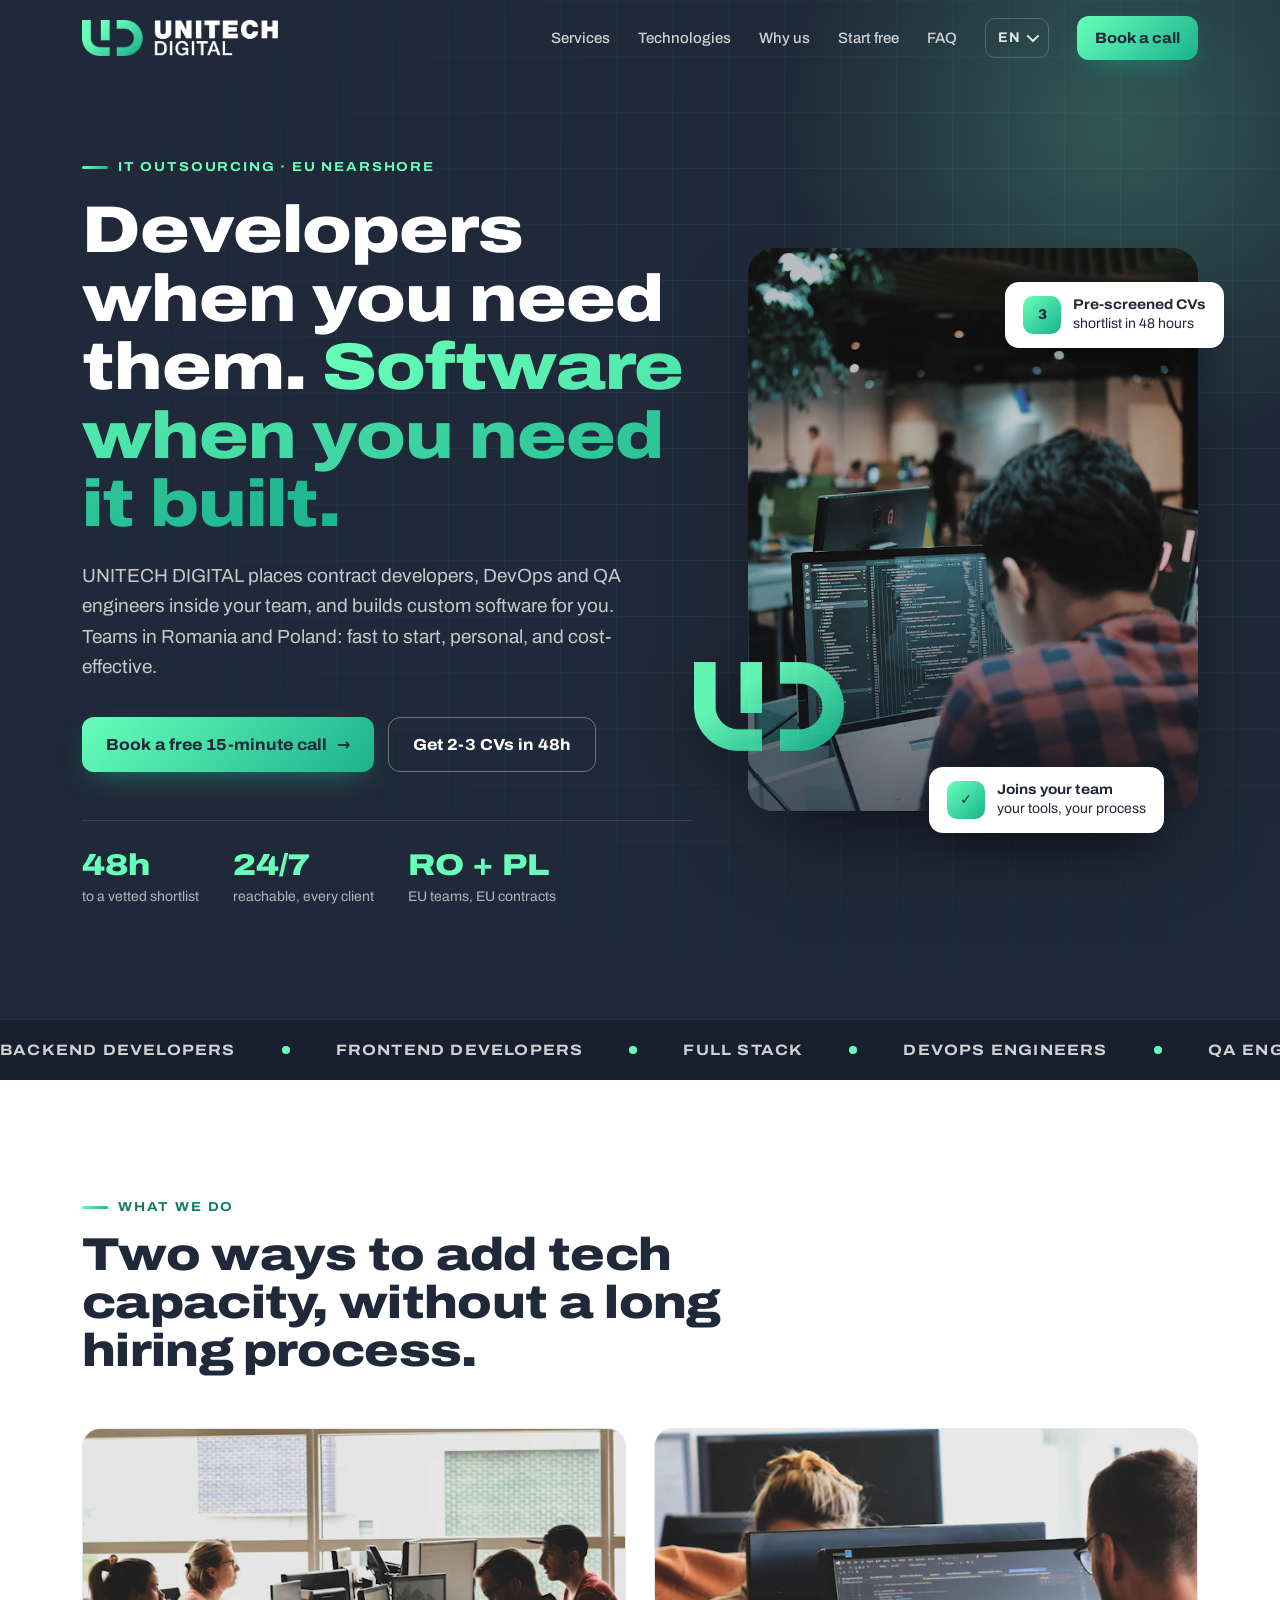
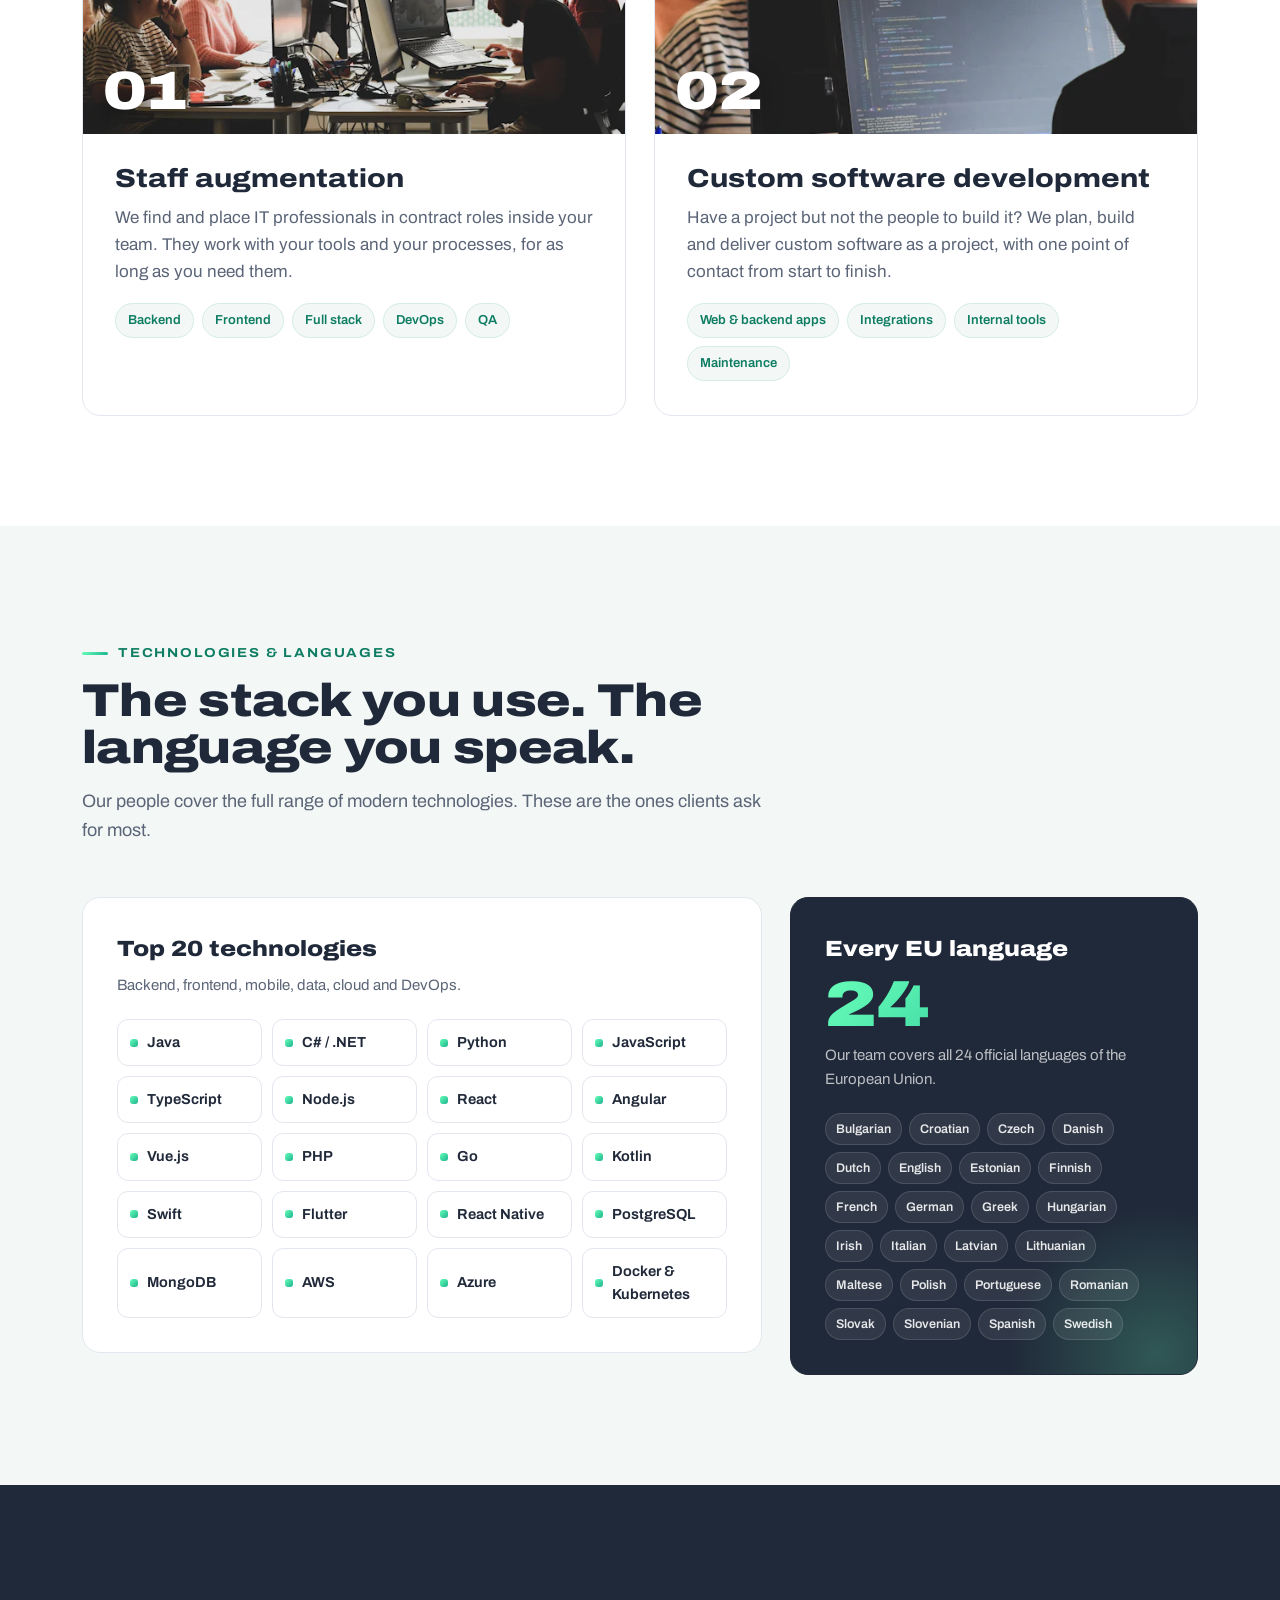
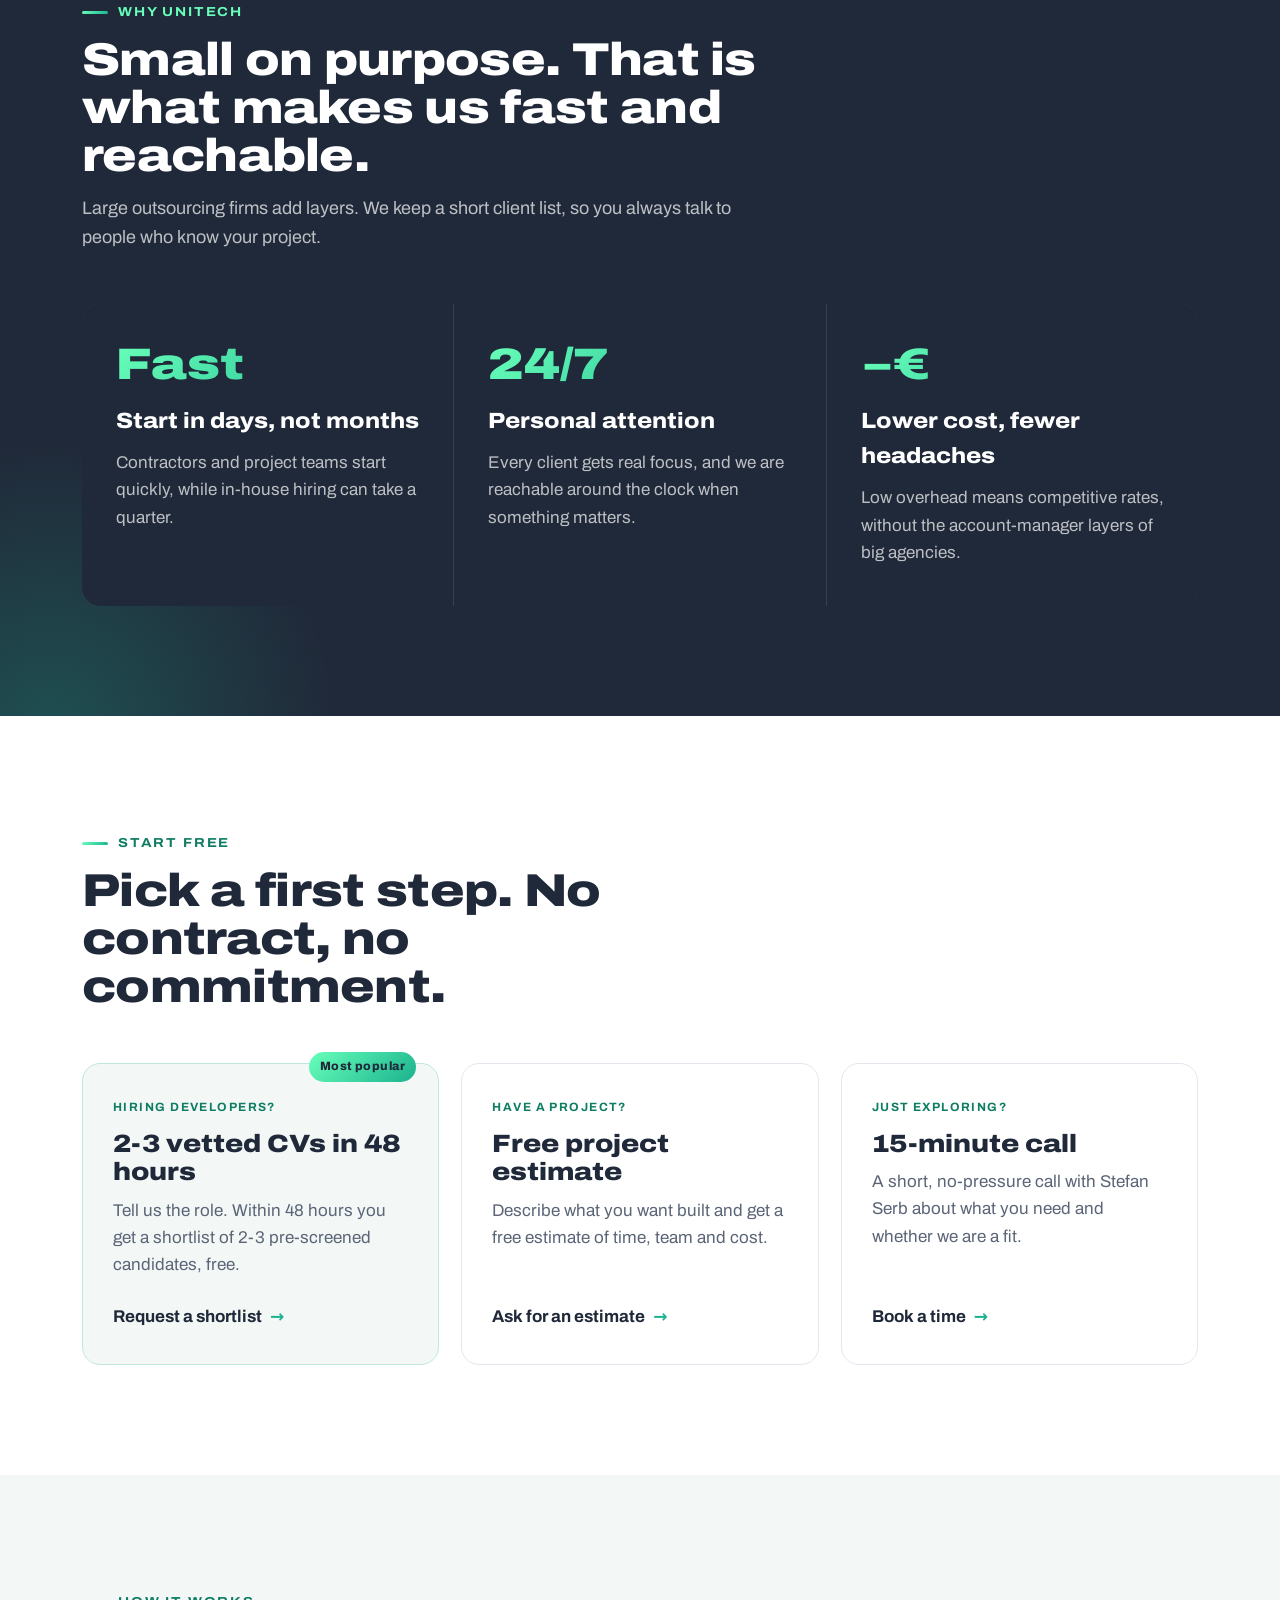
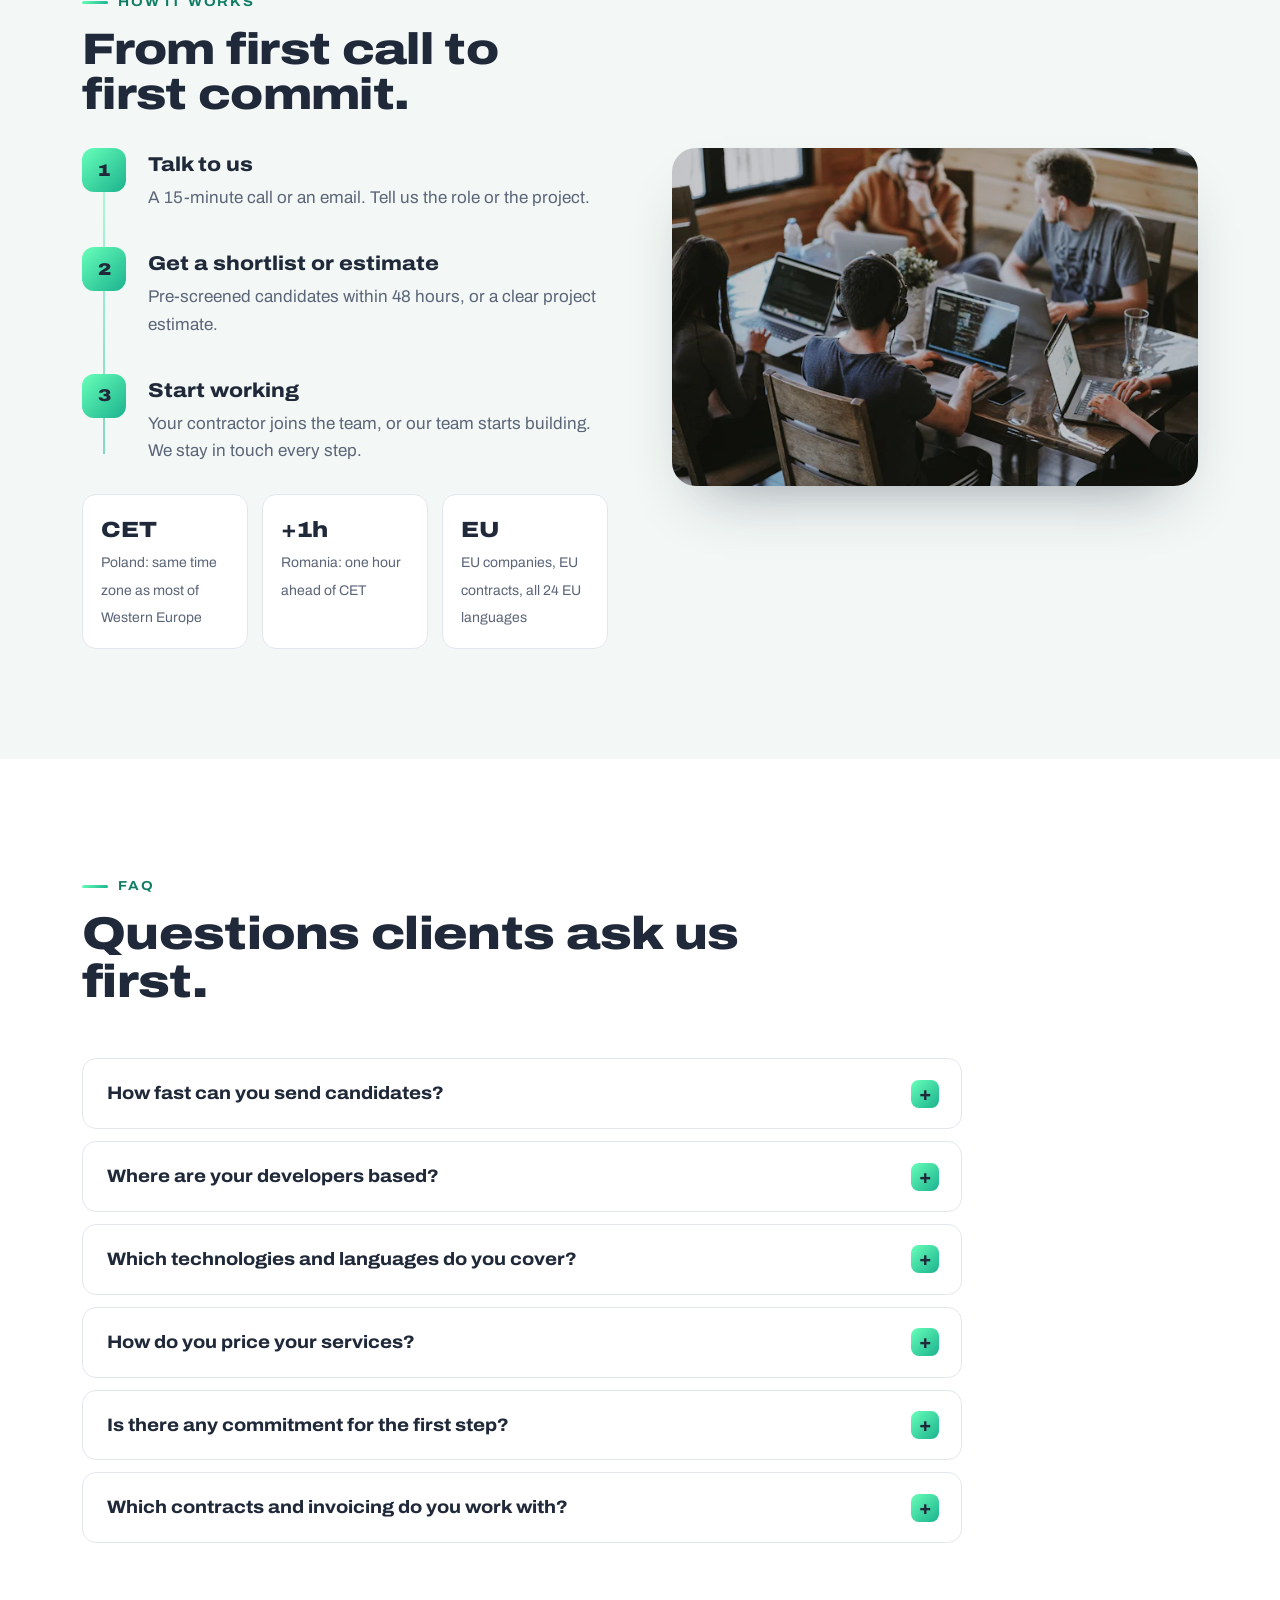
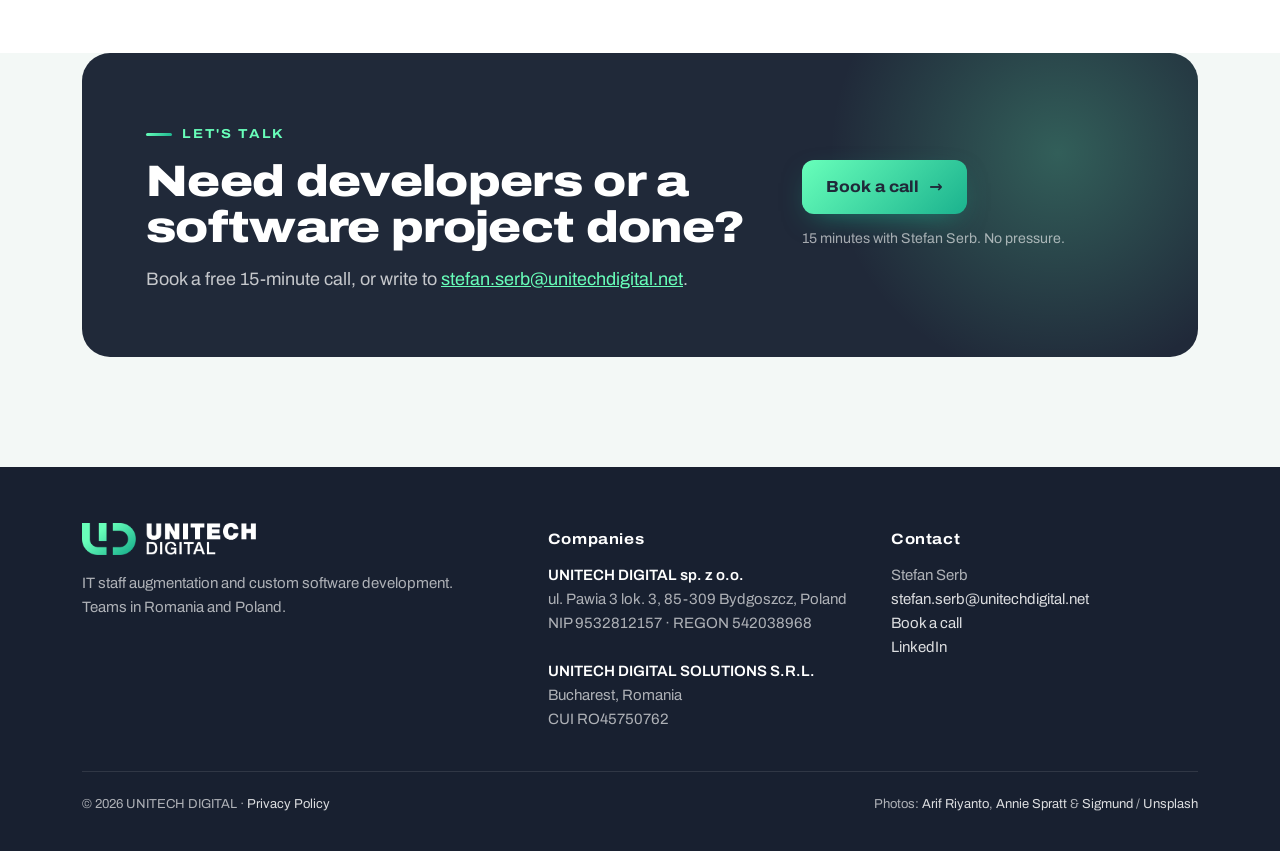
<file: index.html>
<!doctype html>
<html lang="en">
<head>
<meta charset="utf-8">
<meta name="viewport" content="width=device-width, initial-scale=1">
<title>UNITECH DIGITAL | IT staff augmentation and custom software</title>
<meta name="description" content="UNITECH DIGITAL: contract developers, DevOps and QA engineers, and custom software development. EU nearshore teams in Romania and Poland. Fast, personal, cost-effective.">
<meta http-equiv="Content-Security-Policy" content="default-src 'self'; script-src 'self' 'sha256-/x7W7R75k8Roq0WaVRQX9blP4OufE5xbAdzklGxsgpw='; style-src 'self' 'unsafe-inline'; img-src 'self' data:; font-src 'self'; connect-src 'self'; object-src 'none'; base-uri 'self'; form-action 'none'">
<meta name="referrer" content="strict-origin-when-cross-origin">
<script>document.documentElement.classList.add('js');</script>
<link rel="canonical" href="https://unitechdigital.net/">
<link rel="alternate" hreflang="en" href="https://unitechdigital.net/">
<link rel="alternate" hreflang="fr" href="https://unitechdigital.net/fr/">
<link rel="alternate" hreflang="nl" href="https://unitechdigital.net/nl/">
<link rel="alternate" hreflang="de" href="https://unitechdigital.net/de/">
<link rel="alternate" hreflang="it" href="https://unitechdigital.net/it/">
<link rel="alternate" hreflang="es" href="https://unitechdigital.net/es/">
<link rel="alternate" hreflang="pt" href="https://unitechdigital.net/pt/">
<link rel="alternate" hreflang="pl" href="https://unitechdigital.net/pl/">
<link rel="alternate" hreflang="sv" href="https://unitechdigital.net/sv/">
<link rel="alternate" hreflang="da" href="https://unitechdigital.net/da/">
<link rel="alternate" hreflang="fi" href="https://unitechdigital.net/fi/">
<link rel="alternate" hreflang="x-default" href="https://unitechdigital.net/">
<meta property="og:title" content="UNITECH DIGITAL | IT staff augmentation and custom software">
<meta property="og:description" content="Contract developers, DevOps and QA engineers, and custom software. EU nearshore teams in Romania and Poland.">
<meta property="og:url" content="https://unitechdigital.net/">
<meta property="og:type" content="website">
<meta property="og:locale" content="en_GB">
<meta property="og:image" content="https://unitechdigital.net/assets/logo.png">
<meta name="theme-color" content="#202939">
<link rel="icon" href="assets/favicon.ico" sizes="any">
<link rel="icon" type="image/png" sizes="32x32" href="assets/favicon-32x32.png">
<link rel="icon" type="image/png" sizes="16x16" href="assets/favicon-16x16.png">
<link rel="apple-touch-icon" href="assets/apple-icon-180x180.png">
<link rel="preload" href="assets/fonts/archivo-latin.woff2" as="font" type="font/woff2" crossorigin>
<link rel="preload" as="image" href="assets/hero-640.webp" imagesrcset="assets/hero-640.webp 640w, assets/hero-1100.webp 1100w" imagesizes="(max-width: 960px) 440px, 460px">
<link rel="stylesheet" href="assets/site.css">
<script type="application/ld+json">
{
  "@context": "https://schema.org",
  "@graph": [
    {
      "@type": "Organization",
      "@id": "https://unitechdigital.net/#org",
      "name": "UNITECH DIGITAL",
      "url": "https://unitechdigital.net/",
      "logo": "https://unitechdigital.net/assets/logo.png",
      "description": "Contract developers, DevOps and QA engineers, and custom software. EU nearshore teams in Romania and Poland.",
      "email": "stefan.serb@unitechdigital.net",
      "sameAs": [
        "https://www.linkedin.com/company/102183329/"
      ],
      "knowsLanguage": [
        "bg",
        "hr",
        "cs",
        "da",
        "nl",
        "en",
        "et",
        "fi",
        "fr",
        "de",
        "el",
        "hu",
        "ga",
        "it",
        "lv",
        "lt",
        "mt",
        "pl",
        "pt",
        "ro",
        "sk",
        "sl",
        "es",
        "sv"
      ],
      "areaServed": "Europe",
      "contactPoint": {
        "@type": "ContactPoint",
        "contactType": "sales",
        "email": "stefan.serb@unitechdigital.net",
        "name": "Stefan Serb"
      },
      "subOrganization": [
        {
          "@type": "Organization",
          "legalName": "UNITECH DIGITAL sp. z o.o.",
          "taxID": "9532812157",
          "address": {
            "@type": "PostalAddress",
            "streetAddress": "ul. Pawia 3 lok. 3",
            "postalCode": "85-309",
            "addressLocality": "Bydgoszcz",
            "addressCountry": "PL"
          }
        },
        {
          "@type": "Organization",
          "legalName": "UNITECH DIGITAL SOLUTIONS S.R.L.",
          "vatID": "RO45750762",
          "address": {
            "@type": "PostalAddress",
            "addressLocality": "Bucharest",
            "addressCountry": "RO"
          }
        }
      ]
    },
    {
      "@type": "WebPage",
      "@id": "https://unitechdigital.net/#page",
      "url": "https://unitechdigital.net/",
      "name": "UNITECH DIGITAL | IT staff augmentation and custom software",
      "inLanguage": "en",
      "about": {
        "@id": "https://unitechdigital.net/#org"
      }
    },
    {
      "@type": "FAQPage",
      "@id": "https://unitechdigital.net/#faq",
      "inLanguage": "en",
      "mainEntity": [
        {
          "@type": "Question",
          "name": "How fast can you send candidates?",
          "acceptedAnswer": {
            "@type": "Answer",
            "text": "Within 48 hours of understanding the role, we send a shortlist of 2-3 pre-screened candidates. The shortlist is free and you decide whether to interview."
          }
        },
        {
          "@type": "Question",
          "name": "Where are your developers based?",
          "acceptedAnswer": {
            "@type": "Answer",
            "text": "Our teams are in Romania and Poland, inside the EU. Poland shares the time zone of most of Western Europe, and Romania is one hour ahead, so working hours overlap fully."
          }
        },
        {
          "@type": "Question",
          "name": "Which technologies and languages do you cover?",
          "acceptedAnswer": {
            "@type": "Answer",
            "text": "The full range of modern technologies, from Java, .NET, Python and JavaScript to mobile, data, AWS, Azure and DevOps. Our team covers all 24 official EU languages."
          }
        },
        {
          "@type": "Question",
          "name": "How do you price your services?",
          "acceptedAnswer": {
            "@type": "Answer",
            "text": "Our rates are competitive because we are a small team with low overhead. We quote per role or per project after a short call, so you only pay for what you actually need."
          }
        },
        {
          "@type": "Question",
          "name": "Is there any commitment for the first step?",
          "acceptedAnswer": {
            "@type": "Answer",
            "text": "No. The 15-minute call, the CV shortlist and the project estimate are all free, with no contract and no obligation."
          }
        },
        {
          "@type": "Question",
          "name": "Which contracts and invoicing do you work with?",
          "acceptedAnswer": {
            "@type": "Answer",
            "text": "You contract with an EU company, UNITECH DIGITAL sp. z o.o. in Poland or UNITECH DIGITAL SOLUTIONS S.R.L. in Romania, with standard EU invoicing."
          }
        }
      ]
    }
  ]
}
</script>
</head>
<body>

<header class="top" id="top">
  <div class="wrap">
    <a class="logo" href="./"><img src="assets/logo-white.png" alt="UNITECH DIGITAL" width="196" height="36"></a>
    <nav class="links">
      <a href="#services">Services</a>
      <a href="#technologies">Technologies</a>
      <a href="#why">Why us</a>
      <a href="#start">Start free</a>
      <a href="#faq">FAQ</a>
      <details class="lang"><summary aria-label="Language">EN</summary><ul><li><a href="./" hreflang="en" lang="en" aria-current="true">English <span>EN</span></a></li><li><a href="fr/" hreflang="fr" lang="fr">Français <span>FR</span></a></li><li><a href="nl/" hreflang="nl" lang="nl">Nederlands <span>NL</span></a></li><li><a href="de/" hreflang="de" lang="de">Deutsch <span>DE</span></a></li><li><a href="it/" hreflang="it" lang="it">Italiano <span>IT</span></a></li><li><a href="es/" hreflang="es" lang="es">Español <span>ES</span></a></li><li><a href="pt/" hreflang="pt" lang="pt">Português <span>PT</span></a></li><li><a href="pl/" hreflang="pl" lang="pl">Polski <span>PL</span></a></li><li><a href="sv/" hreflang="sv" lang="sv">Svenska <span>SV</span></a></li><li><a href="da/" hreflang="da" lang="da">Dansk <span>DA</span></a></li><li><a href="fi/" hreflang="fi" lang="fi">Suomi <span>FI</span></a></li></ul></details>
      <a class="btn small" href="https://calendly.com/stefan-serb-unitechdigital" target="_blank" rel="noopener">Book a call</a>
    </nav>
  </div>
</header>

<main>
  <section class="hero on-dark">
    <div class="wrap">
      <div>
        <div class="kicker rise d1">IT outsourcing · EU nearshore</div>
        <h1 class="display rise d2">Developers when you need them. <span class="hl">Software when you need it built.</span></h1>
        <p class="lead rise d3">UNITECH DIGITAL places contract developers, DevOps and QA engineers inside your team, and builds custom software for you. Teams in Romania and Poland: fast to start, personal, and cost-effective.</p>
        <div class="ctas rise d4">
          <a class="btn" href="https://calendly.com/stefan-serb-unitechdigital" target="_blank" rel="noopener">Book a free 15-minute call <span class="arr">&rarr;</span></a>
          <a class="btn line" href="#start">Get 2-3 CVs in 48h</a>
        </div>
        <div class="facts rise d5">
          <div class="fact"><b>48h</b><span>to a vetted shortlist</span></div>
          <div class="fact"><b>24/7</b><span>reachable, every client</span></div>
          <div class="fact"><b>RO + PL</b><span>EU teams, EU contracts</span></div>
        </div>
      </div>
      <div class="hero-visual rise d3">
        <div class="frame"><img src="assets/hero-640.webp" srcset="assets/hero-640.webp 640w, assets/hero-1100.webp 1100w" sizes="(max-width: 960px) 440px, 460px" alt="A developer writing code at a desk in a busy office" width="640" height="800" fetchpriority="high"></div>
        <img class="mark" src="assets/mark.png" alt="" width="913" height="541">
        <div class="float f1"><span class="dot">3</span><div><b>Pre-screened CVs</b>shortlist in 48 hours</div></div>
        <div class="float f2"><span class="dot">&#10003;</span><div><b>Joins your team</b>your tools, your process</div></div>
      </div>
    </div>
  </section>

  <div class="strip" aria-hidden="true">
    <div class="track"><span>Backend developers</span><span>Frontend developers</span><span>Full stack</span><span>DevOps engineers</span><span>QA engineers</span><span>Custom software</span><span>Backend developers</span><span>Frontend developers</span><span>Full stack</span><span>DevOps engineers</span><span>QA engineers</span><span>Custom software</span></div>
  </div>

  <section class="block" id="services">
    <div class="wrap">
      <div class="head reveal">
        <div class="kicker">What we do</div>
        <h2 class="display">Two ways to add tech capacity, without a long hiring process.</h2>
      </div>
      <div class="services">
        <article class="svc reveal">
          <div class="ph"><img src="assets/team-640.webp" srcset="assets/team-640.webp 640w, assets/team-1100.webp 1100w" sizes="(max-width: 960px) 100vw, 560px" alt="A team of developers working at their computers" loading="lazy" decoding="async" width="640" height="412"><span class="num">01</span></div>
          <div class="body">
            <h3>Staff augmentation</h3>
            <p>We find and place IT professionals in contract roles inside your team. They work with your tools and your processes, for as long as you need them.</p>
            <div class="chips"><span class="chip">Backend</span><span class="chip">Frontend</span><span class="chip">Full stack</span><span class="chip">DevOps</span><span class="chip">QA</span></div>
          </div>
        </article>
        <article class="svc reveal">
          <div class="ph"><img src="assets/code-640.webp" srcset="assets/code-640.webp 640w, assets/code-1100.webp 1100w" sizes="(max-width: 960px) 100vw, 560px" alt="Two developers working on code on large monitors" loading="lazy" decoding="async" width="640" height="412"><span class="num">02</span></div>
          <div class="body">
            <h3>Custom software development</h3>
            <p>Have a project but not the people to build it? We plan, build and deliver custom software as a project, with one point of contact from start to finish.</p>
            <div class="chips"><span class="chip">Web &amp; backend apps</span><span class="chip">Integrations</span><span class="chip">Internal tools</span><span class="chip">Maintenance</span></div>
          </div>
        </article>
      </div>
    </div>
  </section>

  <section class="block stack" id="technologies">
    <div class="wrap">
      <div class="head reveal">
        <div class="kicker">Technologies &amp; languages</div>
        <h2 class="display">The stack you use. The language you speak.</h2>
        <p>Our people cover the full range of modern technologies. These are the ones clients ask for most.</p>
      </div>
      <div class="stack-grid">
        <div class="panel reveal">
          <h3>Top 20 technologies</h3>
          <p>Backend, frontend, mobile, data, cloud and DevOps.</p>
          <div class="tech">
            <span>Java</span><span>C# / .NET</span><span>Python</span><span>JavaScript</span>
            <span>TypeScript</span><span>Node.js</span><span>React</span><span>Angular</span>
            <span>Vue.js</span><span>PHP</span><span>Go</span><span>Kotlin</span>
            <span>Swift</span><span>Flutter</span><span>React Native</span><span>PostgreSQL</span>
            <span>MongoDB</span><span>AWS</span><span>Azure</span><span>Docker &amp; Kubernetes</span>
          </div>
        </div>
        <div class="panel dark reveal">
          <h3>Every EU language</h3>
          <div class="langs-big">24</div>
          <p>Our team covers all 24 official languages of the European Union.</p>
          <div class="langs"><span>Bulgarian</span><span>Croatian</span><span>Czech</span><span>Danish</span><span>Dutch</span><span>English</span><span>Estonian</span><span>Finnish</span><span>French</span><span>German</span><span>Greek</span><span>Hungarian</span><span>Irish</span><span>Italian</span><span>Latvian</span><span>Lithuanian</span><span>Maltese</span><span>Polish</span><span>Portuguese</span><span>Romanian</span><span>Slovak</span><span>Slovenian</span><span>Spanish</span><span>Swedish</span></div>
        </div>
      </div>
    </div>
  </section>

  <section class="block why on-dark" id="why">
    <div class="wrap">
      <div class="head reveal">
        <div class="kicker">Why UNITECH</div>
        <h2 class="display">Small on purpose. That is what makes us fast and reachable.</h2>
        <p>Large outsourcing firms add layers. We keep a short client list, so you always talk to people who know your project.</p>
      </div>
      <div class="why-grid reveal">
        <div class="why-item"><div class="big">Fast</div><h3>Start in days, not months</h3><p>Contractors and project teams start quickly, while in-house hiring can take a quarter.</p></div>
        <div class="why-item"><div class="big">24/7</div><h3>Personal attention</h3><p>Every client gets real focus, and we are reachable around the clock when something matters.</p></div>
        <div class="why-item"><div class="big">&minus;&euro;</div><h3>Lower cost, fewer headaches</h3><p>Low overhead means competitive rates, without the account-manager layers of big agencies.</p></div>
      </div>
    </div>
  </section>

  <section class="block" id="start">
    <div class="wrap">
      <div class="head reveal">
        <div class="kicker">Start free</div>
        <h2 class="display">Pick a first step. No contract, no commitment.</h2>
      </div>
      <div class="offers">
        <div class="offer featured reveal">
          <span class="badge">Most popular</span>
          <span class="tag">Hiring developers?</span>
          <h3>2-3 vetted CVs in 48 hours</h3>
          <p>Tell us the role. Within 48 hours you get a shortlist of 2-3 pre-screened candidates, free.</p>
          <a class="go" href="mailto:stefan.serb@unitechdigital.net?subject=CV%20shortlist%20request">Request a shortlist</a>
        </div>
        <div class="offer reveal">
          <span class="tag">Have a project?</span>
          <h3>Free project estimate</h3>
          <p>Describe what you want built and get a free estimate of time, team and cost.</p>
          <a class="go" href="mailto:stefan.serb@unitechdigital.net?subject=Project%20estimate%20request">Ask for an estimate</a>
        </div>
        <div class="offer reveal">
          <span class="tag">Just exploring?</span>
          <h3>15-minute call</h3>
          <p>A short, no-pressure call with Stefan Serb about what you need and whether we are a fit.</p>
          <a class="go" href="https://calendly.com/stefan-serb-unitechdigital" target="_blank" rel="noopener">Book a time</a>
        </div>
      </div>
    </div>
  </section>

  <section class="block near" id="nearshore">
    <div class="wrap split">
      <div class="reveal">
        <div class="kicker">How it works</div>
        <h2 class="display" style="font-size:clamp(30px,3.6vw,44px);margin:14px 0 30px">From first call to first commit.</h2>
        <ol class="steps">
          <li><span class="n">1</span><h3>Talk to us</h3><p>A 15-minute call or an email. Tell us the role or the project.</p></li>
          <li><span class="n">2</span><h3>Get a shortlist or estimate</h3><p>Pre-screened candidates within 48 hours, or a clear project estimate.</p></li>
          <li><span class="n">3</span><h3>Start working</h3><p>Your contractor joins the team, or our team starts building. We stay in touch every step.</p></li>
        </ol>
        <div class="tz">
          <div><b>CET</b><span>Poland: same time zone as most of Western Europe</span></div>
          <div><b>+1h</b><span>Romania: one hour ahead of CET</span></div>
          <div><b>EU</b><span>EU companies, EU contracts, all 24 EU languages</span></div>
        </div>
      </div>
      <div class="ph reveal"><img src="assets/work-640.webp" srcset="assets/work-640.webp 640w, assets/work-1100.webp 1100w" sizes="(max-width: 960px) 100vw, 540px" alt="A team of developers working on laptops around a table" loading="lazy" decoding="async" width="640" height="412"></div>
    </div>
  </section>

  <section class="block" id="faq">
    <div class="wrap">
      <div class="head reveal">
        <div class="kicker">FAQ</div>
        <h2 class="display">Questions clients ask us first.</h2>
      </div>
      <div class="faq-list reveal"><details><summary>How fast can you send candidates?</summary><p>Within 48 hours of understanding the role, we send a shortlist of 2-3 pre-screened candidates. The shortlist is free and you decide whether to interview.</p></details><details><summary>Where are your developers based?</summary><p>Our teams are in Romania and Poland, inside the EU. Poland shares the time zone of most of Western Europe, and Romania is one hour ahead, so working hours overlap fully.</p></details><details><summary>Which technologies and languages do you cover?</summary><p>The full range of modern technologies, from Java, .NET, Python and JavaScript to mobile, data, AWS, Azure and DevOps. Our team covers all 24 official EU languages.</p></details><details><summary>How do you price your services?</summary><p>Our rates are competitive because we are a small team with low overhead. We quote per role or per project after a short call, so you only pay for what you actually need.</p></details><details><summary>Is there any commitment for the first step?</summary><p>No. The 15-minute call, the CV shortlist and the project estimate are all free, with no contract and no obligation.</p></details><details><summary>Which contracts and invoicing do you work with?</summary><p>You contract with an EU company, UNITECH DIGITAL sp. z o.o. in Poland or UNITECH DIGITAL SOLUTIONS S.R.L. in Romania, with standard EU invoicing.</p></details></div>
    </div>
  </section>

  <section class="cta" id="contact">
    <div class="wrap">
      <div class="cta-box reveal on-dark">
        <div style="position:relative;z-index:1">
          <div class="kicker">Let&#x27;s talk</div>
          <h2 class="display">Need developers or a software project done?</h2>
          <p>Book a free 15-minute call, or write to <a href="mailto:stefan.serb@unitechdigital.net">stefan.serb@unitechdigital.net</a>.</p>
        </div>
        <div class="side">
          <a class="btn" href="https://calendly.com/stefan-serb-unitechdigital" target="_blank" rel="noopener">Book a call <span class="arr">&rarr;</span></a>
          <small>15 minutes with Stefan Serb. No pressure.</small>
        </div>
      </div>
    </div>
  </section>
</main>

<footer>
  <div class="wrap">
    <div class="cols">
      <div>
        <img src="assets/logo-white.png" alt="UNITECH DIGITAL" width="174" height="32">
        <div>IT staff augmentation and custom software development.<br>Teams in Romania and Poland.</div>
      </div>
      <div>
        <h4>Companies</h4>
        <b style="color:#fff;font-weight:600">UNITECH DIGITAL sp. z o.o.</b><br>
        ul. Pawia 3 lok. 3, 85-309 Bydgoszcz, Poland<br>
        NIP 9532812157 &middot; REGON 542038968<br><br>
        <b style="color:#fff;font-weight:600">UNITECH DIGITAL SOLUTIONS S.R.L.</b><br>
        Bucharest, Romania<br>
        CUI RO45750762
      </div>
      <div>
        <h4>Contact</h4>
        Stefan Serb<br>
        <a href="mailto:stefan.serb@unitechdigital.net">stefan.serb@unitechdigital.net</a><br>
        <a href="https://calendly.com/stefan-serb-unitechdigital" target="_blank" rel="noopener">Book a call</a><br>
        <a href="https://www.linkedin.com/company/102183329/" target="_blank" rel="noopener">LinkedIn</a>
      </div>
    </div>
    <div class="legal">
      <span>&copy; <span id="y">2026</span> UNITECH DIGITAL &middot; <a href="privacy.html">Privacy Policy</a></span>
      <span>Photos: <a href="https://unsplash.com/@arifriyanto" target="_blank" rel="noopener">Arif Riyanto</a>, <a href="https://unsplash.com/@anniespratt" target="_blank" rel="noopener">Annie Spratt</a> &amp; <a href="https://unsplash.com/@sigmund" target="_blank" rel="noopener">Sigmund</a> / <a href="https://unsplash.com" target="_blank" rel="noopener">Unsplash</a></span>
    </div>
  </div>
</footer>

<script src="assets/site.js" defer></script>
</body>
</html>
</file>
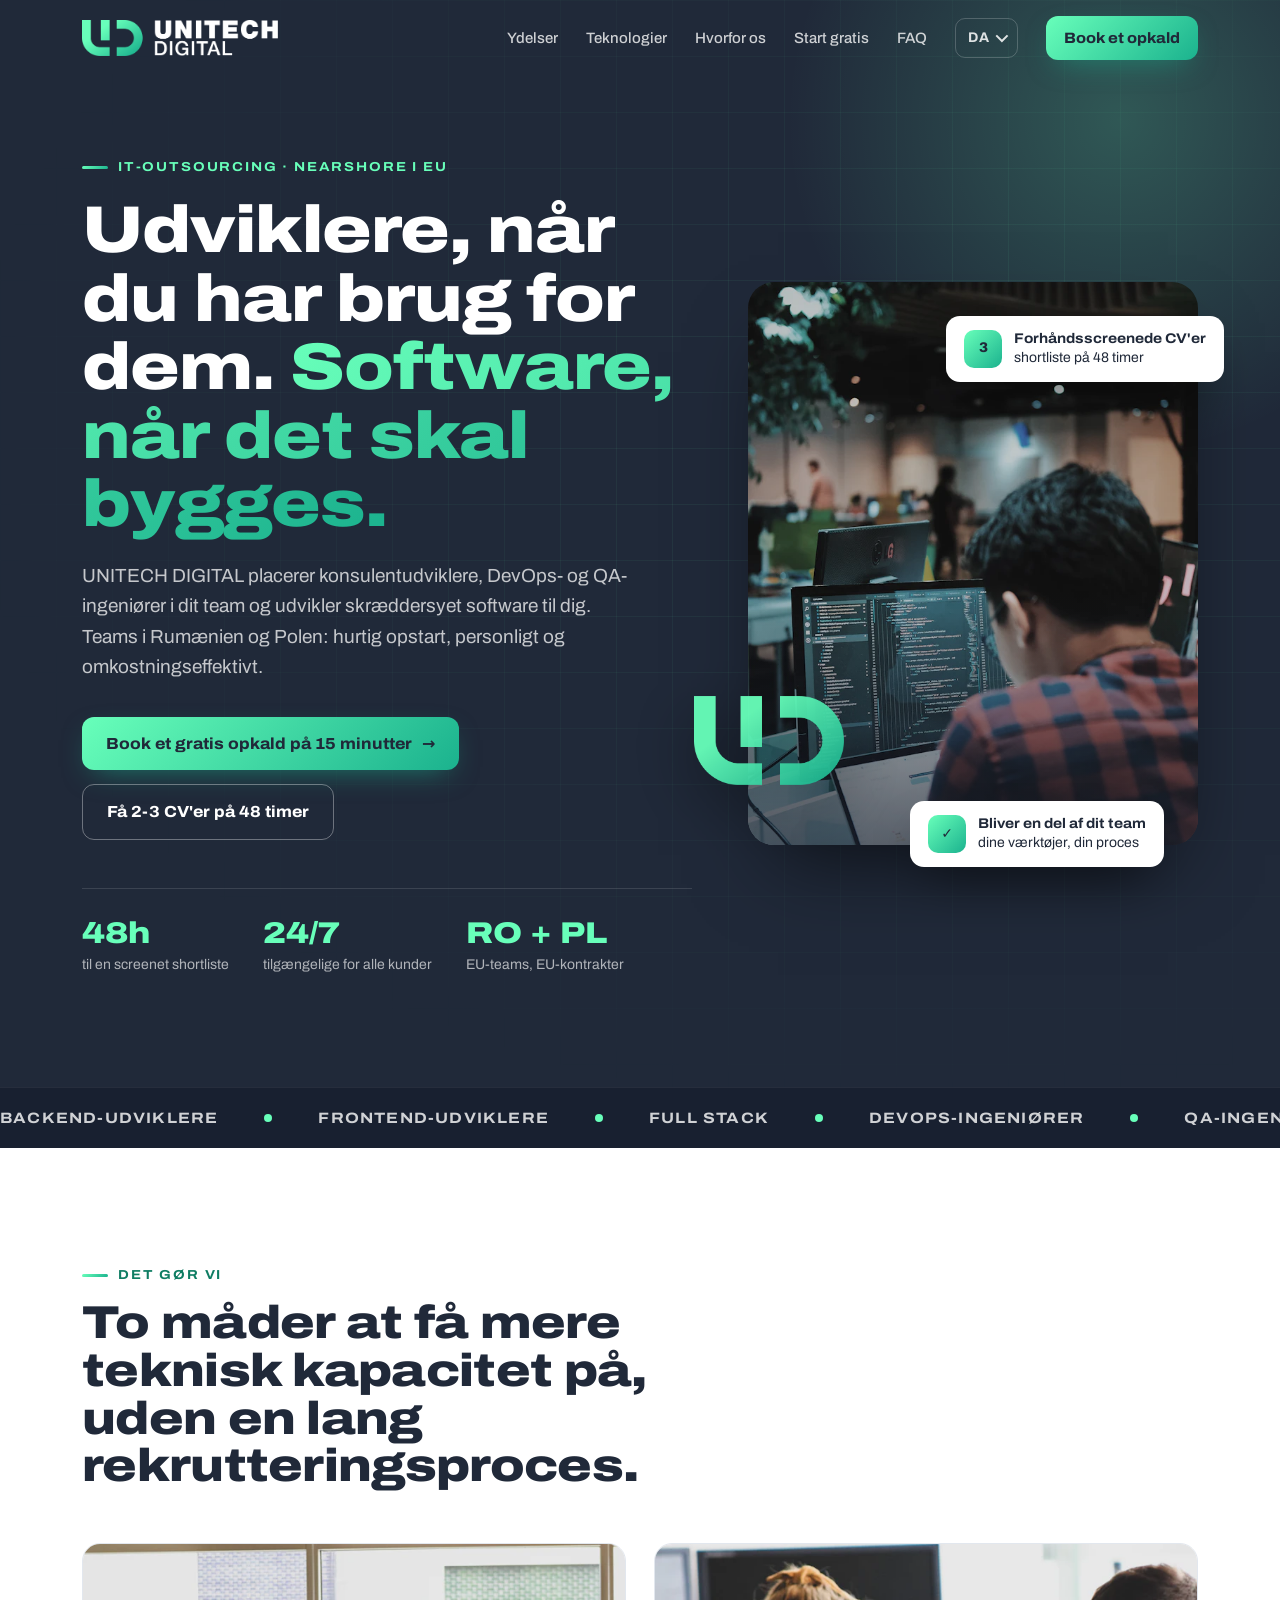
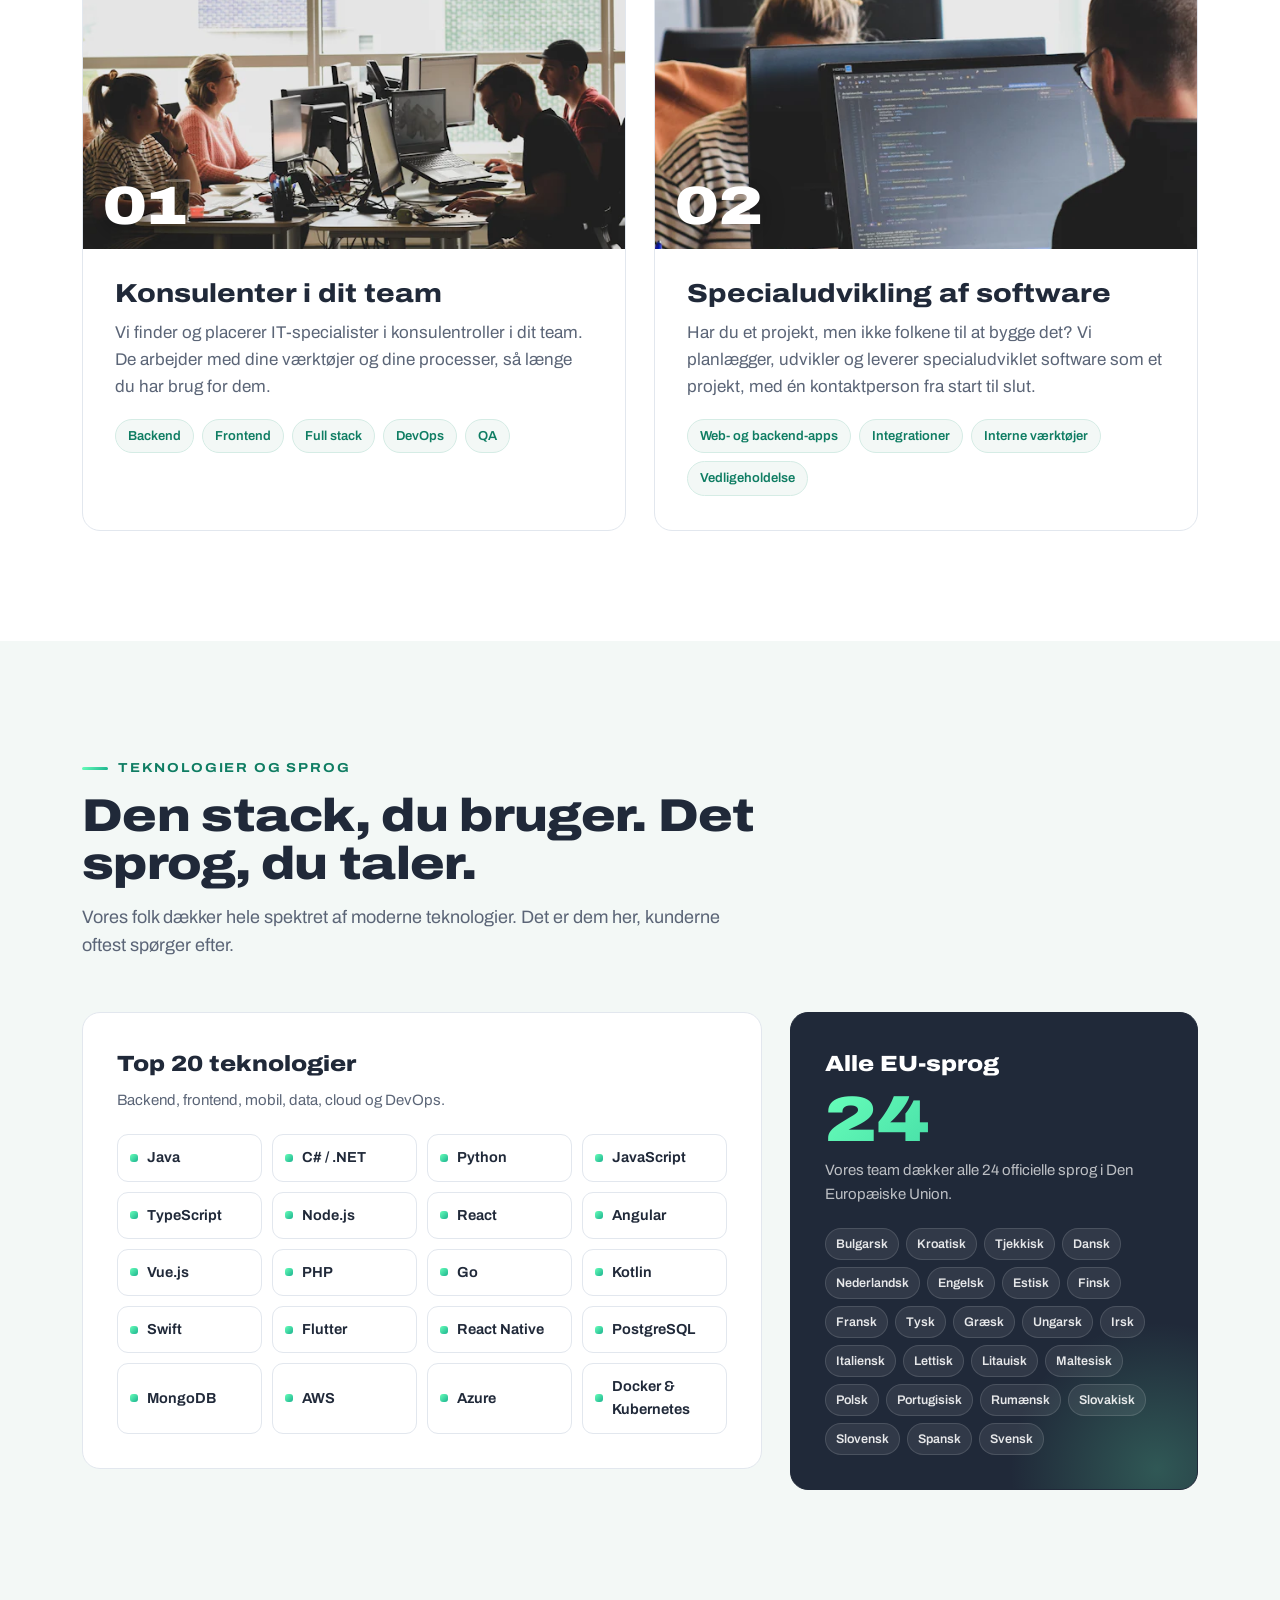
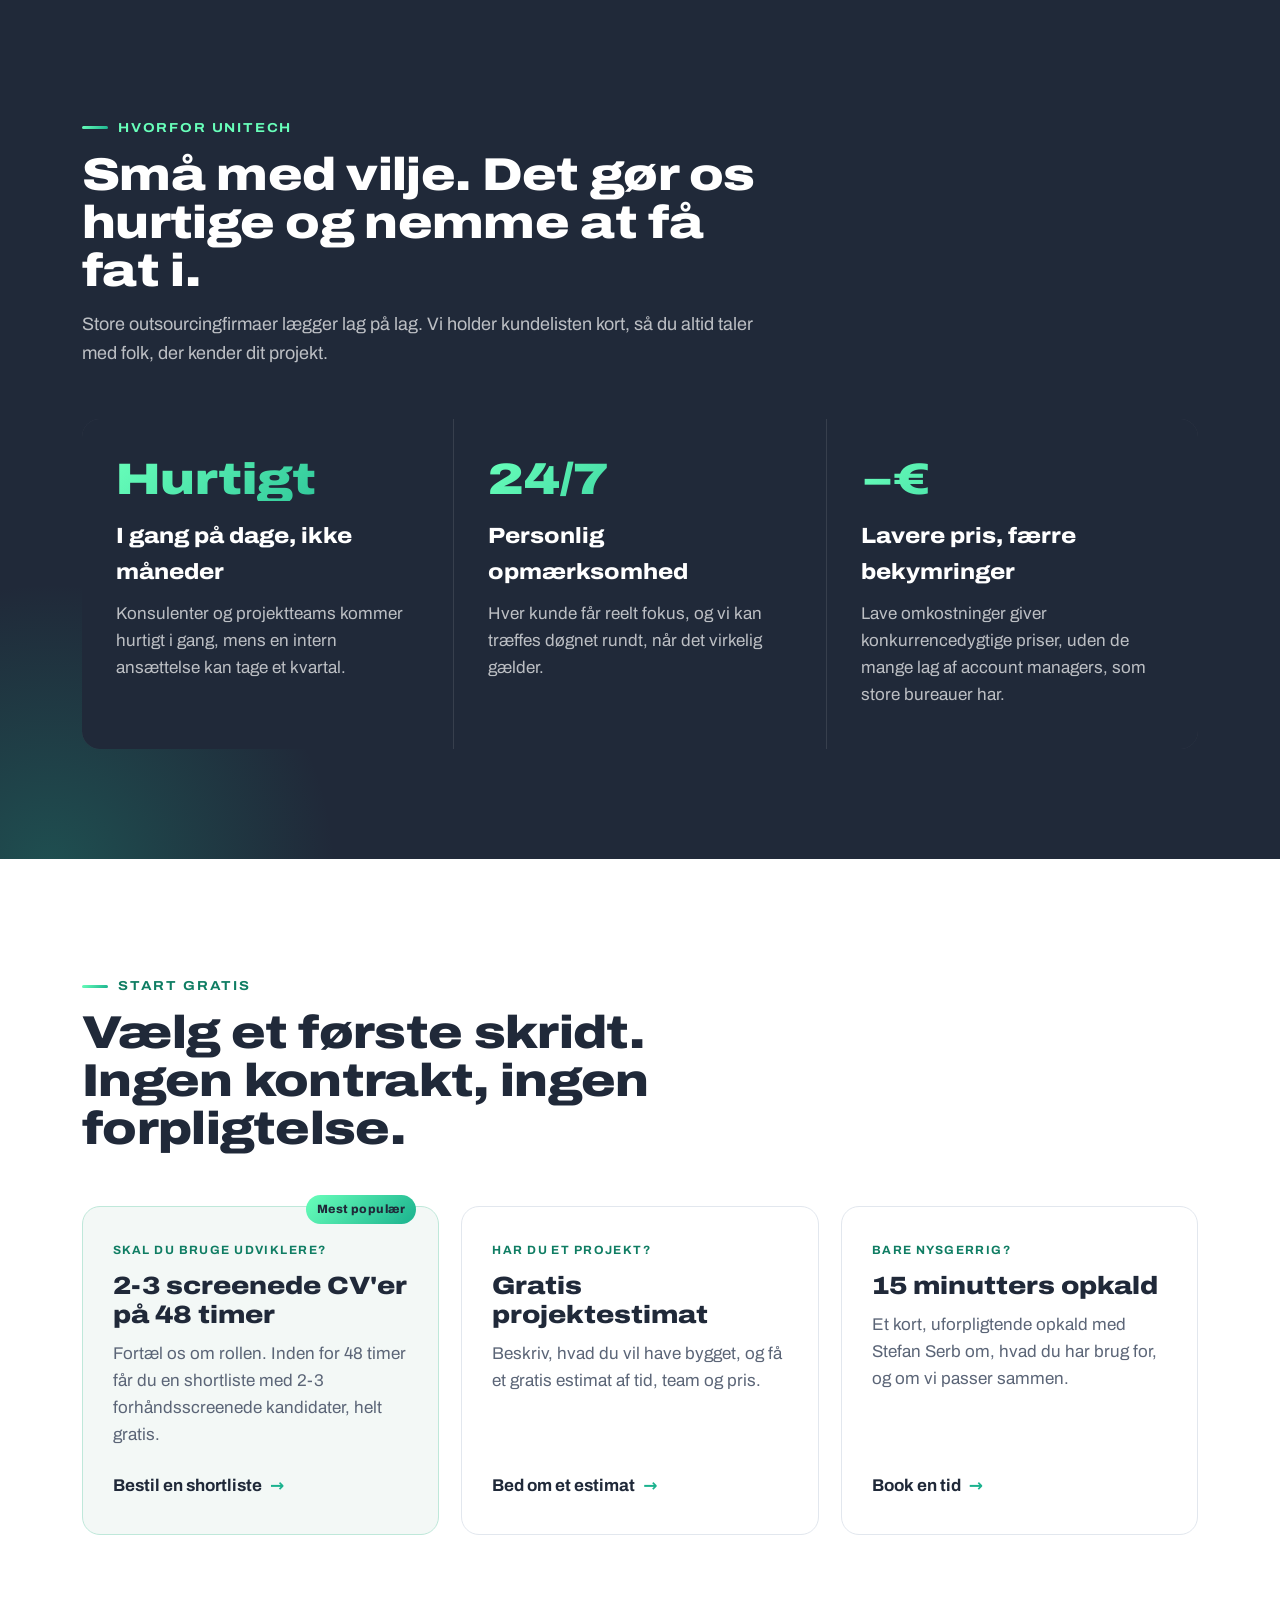
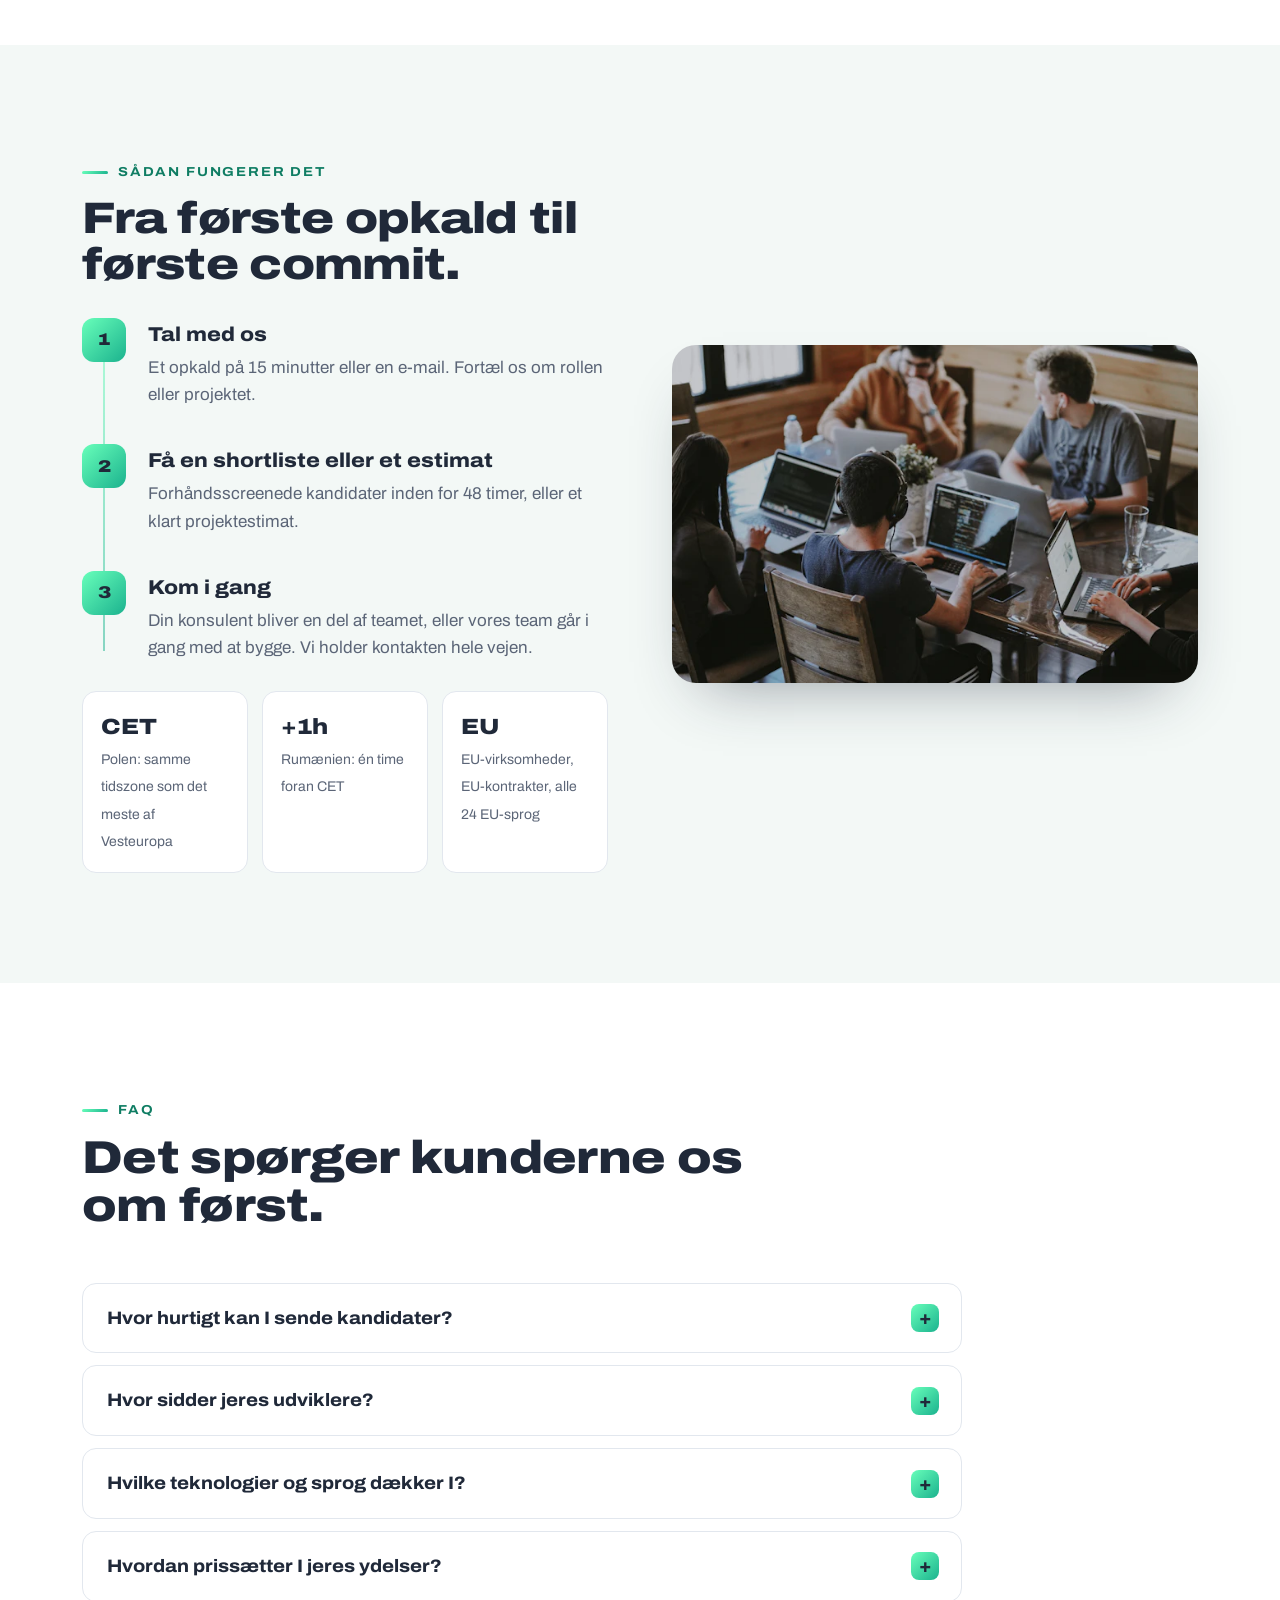
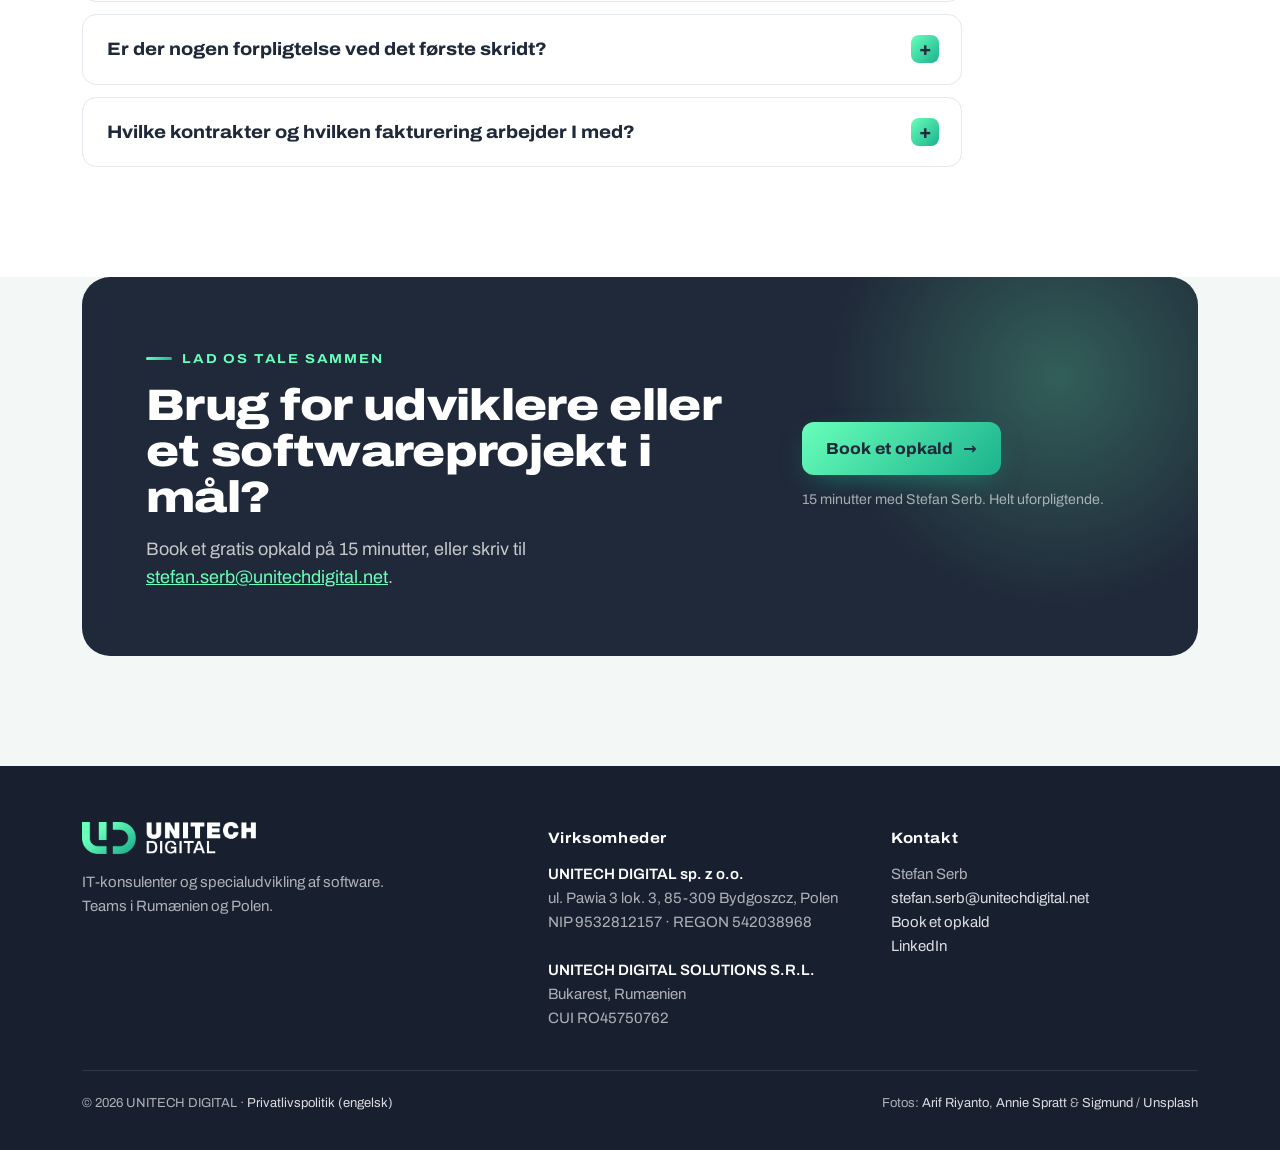
<file: da/index.html>
<!doctype html>
<html lang="da">
<head>
<meta charset="utf-8">
<meta name="viewport" content="width=device-width, initial-scale=1">
<title>UNITECH DIGITAL | IT-konsulenter og specialudviklet software</title>
<meta name="description" content="UNITECH DIGITAL: konsulentudviklere, DevOps- og QA-ingeniører samt specialudviklet software. Nearshore-teams i EU, i Rumænien og Polen. Hurtigt, personligt og omkostningseffektivt.">
<meta http-equiv="Content-Security-Policy" content="default-src 'self'; script-src 'self' 'sha256-/x7W7R75k8Roq0WaVRQX9blP4OufE5xbAdzklGxsgpw='; style-src 'self' 'unsafe-inline'; img-src 'self' data:; font-src 'self'; connect-src 'self'; object-src 'none'; base-uri 'self'; form-action 'none'">
<meta name="referrer" content="strict-origin-when-cross-origin">
<script>document.documentElement.classList.add('js');</script>
<link rel="canonical" href="https://unitechdigital.net/da/">
<link rel="alternate" hreflang="en" href="https://unitechdigital.net/">
<link rel="alternate" hreflang="fr" href="https://unitechdigital.net/fr/">
<link rel="alternate" hreflang="nl" href="https://unitechdigital.net/nl/">
<link rel="alternate" hreflang="de" href="https://unitechdigital.net/de/">
<link rel="alternate" hreflang="it" href="https://unitechdigital.net/it/">
<link rel="alternate" hreflang="es" href="https://unitechdigital.net/es/">
<link rel="alternate" hreflang="pt" href="https://unitechdigital.net/pt/">
<link rel="alternate" hreflang="pl" href="https://unitechdigital.net/pl/">
<link rel="alternate" hreflang="sv" href="https://unitechdigital.net/sv/">
<link rel="alternate" hreflang="da" href="https://unitechdigital.net/da/">
<link rel="alternate" hreflang="fi" href="https://unitechdigital.net/fi/">
<link rel="alternate" hreflang="x-default" href="https://unitechdigital.net/">
<meta property="og:title" content="UNITECH DIGITAL | IT-konsulenter og specialudviklet software">
<meta property="og:description" content="Konsulentudviklere, DevOps- og QA-ingeniører samt specialudviklet software. Nearshore-teams i EU, i Rumænien og Polen.">
<meta property="og:url" content="https://unitechdigital.net/da/">
<meta property="og:type" content="website">
<meta property="og:locale" content="da_DK">
<meta property="og:image" content="https://unitechdigital.net/assets/logo.png">
<meta name="theme-color" content="#202939">
<link rel="icon" href="../assets/favicon.ico" sizes="any">
<link rel="icon" type="image/png" sizes="32x32" href="../assets/favicon-32x32.png">
<link rel="icon" type="image/png" sizes="16x16" href="../assets/favicon-16x16.png">
<link rel="apple-touch-icon" href="../assets/apple-icon-180x180.png">
<link rel="preload" href="../assets/fonts/archivo-latin.woff2" as="font" type="font/woff2" crossorigin>
<link rel="preload" as="image" href="../assets/hero-640.webp" imagesrcset="../assets/hero-640.webp 640w, ../assets/hero-1100.webp 1100w" imagesizes="(max-width: 960px) 440px, 460px">
<link rel="stylesheet" href="../assets/site.css">
<script type="application/ld+json">
{
  "@context": "https://schema.org",
  "@graph": [
    {
      "@type": "Organization",
      "@id": "https://unitechdigital.net/#org",
      "name": "UNITECH DIGITAL",
      "url": "https://unitechdigital.net/",
      "logo": "https://unitechdigital.net/assets/logo.png",
      "description": "Konsulentudviklere, DevOps- og QA-ingeniører samt specialudviklet software. Nearshore-teams i EU, i Rumænien og Polen.",
      "email": "stefan.serb@unitechdigital.net",
      "sameAs": [
        "https://www.linkedin.com/company/102183329/"
      ],
      "knowsLanguage": [
        "bg",
        "hr",
        "cs",
        "da",
        "nl",
        "en",
        "et",
        "fi",
        "fr",
        "de",
        "el",
        "hu",
        "ga",
        "it",
        "lv",
        "lt",
        "mt",
        "pl",
        "pt",
        "ro",
        "sk",
        "sl",
        "es",
        "sv"
      ],
      "areaServed": "Europe",
      "contactPoint": {
        "@type": "ContactPoint",
        "contactType": "sales",
        "email": "stefan.serb@unitechdigital.net",
        "name": "Stefan Serb"
      },
      "subOrganization": [
        {
          "@type": "Organization",
          "legalName": "UNITECH DIGITAL sp. z o.o.",
          "taxID": "9532812157",
          "address": {
            "@type": "PostalAddress",
            "streetAddress": "ul. Pawia 3 lok. 3",
            "postalCode": "85-309",
            "addressLocality": "Bydgoszcz",
            "addressCountry": "PL"
          }
        },
        {
          "@type": "Organization",
          "legalName": "UNITECH DIGITAL SOLUTIONS S.R.L.",
          "vatID": "RO45750762",
          "address": {
            "@type": "PostalAddress",
            "addressLocality": "Bucharest",
            "addressCountry": "RO"
          }
        }
      ]
    },
    {
      "@type": "WebPage",
      "@id": "https://unitechdigital.net/da/#page",
      "url": "https://unitechdigital.net/da/",
      "name": "UNITECH DIGITAL | IT-konsulenter og specialudviklet software",
      "inLanguage": "da",
      "about": {
        "@id": "https://unitechdigital.net/#org"
      }
    },
    {
      "@type": "FAQPage",
      "@id": "https://unitechdigital.net/da/#faq",
      "inLanguage": "da",
      "mainEntity": [
        {
          "@type": "Question",
          "name": "Hvor hurtigt kan I sende kandidater?",
          "acceptedAnswer": {
            "@type": "Answer",
            "text": "Inden for 48 timer, efter at vi har forstået rollen, sender vi en shortliste med 2-3 forhåndsscreenede kandidater. Shortlisten er gratis, og du bestemmer selv, om du vil holde samtaler."
          }
        },
        {
          "@type": "Question",
          "name": "Hvor sidder jeres udviklere?",
          "acceptedAnswer": {
            "@type": "Answer",
            "text": "Vores teams sidder i Rumænien og Polen, inden for EU. Polen har samme tidszone som det meste af Vesteuropa, og Rumænien er én time foran, så arbejdstiderne overlapper fuldt ud."
          }
        },
        {
          "@type": "Question",
          "name": "Hvilke teknologier og sprog dækker I?",
          "acceptedAnswer": {
            "@type": "Answer",
            "text": "Hele spektret af moderne teknologier, fra Java, .NET, Python og JavaScript til mobil, data, AWS, Azure og DevOps. Vores team dækker alle 24 officielle EU-sprog."
          }
        },
        {
          "@type": "Question",
          "name": "Hvordan prissætter I jeres ydelser?",
          "acceptedAnswer": {
            "@type": "Answer",
            "text": "Vores priser er konkurrencedygtige, fordi vi er et lille team med lave omkostninger. Vi giver en pris pr. rolle eller pr. projekt efter et kort opkald, så du kun betaler for det, du faktisk har brug for."
          }
        },
        {
          "@type": "Question",
          "name": "Er der nogen forpligtelse ved det første skridt?",
          "acceptedAnswer": {
            "@type": "Answer",
            "text": "Nej. Opkaldet på 15 minutter, CV-shortlisten og projektestimatet er alle gratis, uden kontrakt og uden forpligtelse."
          }
        },
        {
          "@type": "Question",
          "name": "Hvilke kontrakter og hvilken fakturering arbejder I med?",
          "acceptedAnswer": {
            "@type": "Answer",
            "text": "Du indgår kontrakt med en EU-virksomhed, UNITECH DIGITAL sp. z o.o. i Polen eller UNITECH DIGITAL SOLUTIONS S.R.L. i Rumænien, med almindelig EU-fakturering."
          }
        }
      ]
    }
  ]
}
</script>
</head>
<body>

<header class="top" id="top">
  <div class="wrap">
    <a class="logo" href="../"><img src="../assets/logo-white.png" alt="UNITECH DIGITAL" width="196" height="36"></a>
    <nav class="links">
      <a href="#services">Ydelser</a>
      <a href="#technologies">Teknologier</a>
      <a href="#why">Hvorfor os</a>
      <a href="#start">Start gratis</a>
      <a href="#faq">FAQ</a>
      <details class="lang"><summary aria-label="Sprog">DA</summary><ul><li><a href="../" hreflang="en" lang="en">English <span>EN</span></a></li><li><a href="../fr/" hreflang="fr" lang="fr">Français <span>FR</span></a></li><li><a href="../nl/" hreflang="nl" lang="nl">Nederlands <span>NL</span></a></li><li><a href="../de/" hreflang="de" lang="de">Deutsch <span>DE</span></a></li><li><a href="../it/" hreflang="it" lang="it">Italiano <span>IT</span></a></li><li><a href="../es/" hreflang="es" lang="es">Español <span>ES</span></a></li><li><a href="../pt/" hreflang="pt" lang="pt">Português <span>PT</span></a></li><li><a href="../pl/" hreflang="pl" lang="pl">Polski <span>PL</span></a></li><li><a href="../sv/" hreflang="sv" lang="sv">Svenska <span>SV</span></a></li><li><a href="../da/" hreflang="da" lang="da" aria-current="true">Dansk <span>DA</span></a></li><li><a href="../fi/" hreflang="fi" lang="fi">Suomi <span>FI</span></a></li></ul></details>
      <a class="btn small" href="https://calendly.com/stefan-serb-unitechdigital" target="_blank" rel="noopener">Book et opkald</a>
    </nav>
  </div>
</header>

<main>
  <section class="hero on-dark">
    <div class="wrap">
      <div>
        <div class="kicker rise d1">IT-outsourcing · Nearshore i EU</div>
        <h1 class="display rise d2">Udviklere, når du har brug for dem. <span class="hl">Software, når det skal bygges.</span></h1>
        <p class="lead rise d3">UNITECH DIGITAL placerer konsulentudviklere, DevOps- og QA-ingeniører i dit team og udvikler skræddersyet software til dig. Teams i Rumænien og Polen: hurtig opstart, personligt og omkostningseffektivt.</p>
        <div class="ctas rise d4">
          <a class="btn" href="https://calendly.com/stefan-serb-unitechdigital" target="_blank" rel="noopener">Book et gratis opkald på 15 minutter <span class="arr">&rarr;</span></a>
          <a class="btn line" href="#start">Få 2-3 CV&#x27;er på 48 timer</a>
        </div>
        <div class="facts rise d5">
          <div class="fact"><b>48h</b><span>til en screenet shortliste</span></div>
          <div class="fact"><b>24/7</b><span>tilgængelige for alle kunder</span></div>
          <div class="fact"><b>RO + PL</b><span>EU-teams, EU-kontrakter</span></div>
        </div>
      </div>
      <div class="hero-visual rise d3">
        <div class="frame"><img src="../assets/hero-640.webp" srcset="../assets/hero-640.webp 640w, ../assets/hero-1100.webp 1100w" sizes="(max-width: 960px) 440px, 460px" alt="En udvikler, der skriver kode ved et skrivebord på et travlt kontor" width="640" height="800" fetchpriority="high"></div>
        <img class="mark" src="../assets/mark.png" alt="" width="913" height="541">
        <div class="float f1"><span class="dot">3</span><div><b>Forhåndsscreenede CV&#x27;er</b>shortliste på 48 timer</div></div>
        <div class="float f2"><span class="dot">&#10003;</span><div><b>Bliver en del af dit team</b>dine værktøjer, din proces</div></div>
      </div>
    </div>
  </section>

  <div class="strip" aria-hidden="true">
    <div class="track"><span>Backend-udviklere</span><span>Frontend-udviklere</span><span>Full stack</span><span>DevOps-ingeniører</span><span>QA-ingeniører</span><span>Specialudviklet software</span><span>Backend-udviklere</span><span>Frontend-udviklere</span><span>Full stack</span><span>DevOps-ingeniører</span><span>QA-ingeniører</span><span>Specialudviklet software</span></div>
  </div>

  <section class="block" id="services">
    <div class="wrap">
      <div class="head reveal">
        <div class="kicker">Det gør vi</div>
        <h2 class="display">To måder at få mere teknisk kapacitet på, uden en lang rekrutteringsproces.</h2>
      </div>
      <div class="services">
        <article class="svc reveal">
          <div class="ph"><img src="../assets/team-640.webp" srcset="../assets/team-640.webp 640w, ../assets/team-1100.webp 1100w" sizes="(max-width: 960px) 100vw, 560px" alt="Et team af udviklere, der arbejder ved deres computere" loading="lazy" decoding="async" width="640" height="412"><span class="num">01</span></div>
          <div class="body">
            <h3>Konsulenter i dit team</h3>
            <p>Vi finder og placerer IT-specialister i konsulentroller i dit team. De arbejder med dine værktøjer og dine processer, så længe du har brug for dem.</p>
            <div class="chips"><span class="chip">Backend</span><span class="chip">Frontend</span><span class="chip">Full stack</span><span class="chip">DevOps</span><span class="chip">QA</span></div>
          </div>
        </article>
        <article class="svc reveal">
          <div class="ph"><img src="../assets/code-640.webp" srcset="../assets/code-640.webp 640w, ../assets/code-1100.webp 1100w" sizes="(max-width: 960px) 100vw, 560px" alt="To udviklere, der arbejder med kode på store skærme" loading="lazy" decoding="async" width="640" height="412"><span class="num">02</span></div>
          <div class="body">
            <h3>Specialudvikling af software</h3>
            <p>Har du et projekt, men ikke folkene til at bygge det? Vi planlægger, udvikler og leverer specialudviklet software som et projekt, med én kontaktperson fra start til slut.</p>
            <div class="chips"><span class="chip">Web- og backend-apps</span><span class="chip">Integrationer</span><span class="chip">Interne værktøjer</span><span class="chip">Vedligeholdelse</span></div>
          </div>
        </article>
      </div>
    </div>
  </section>

  <section class="block stack" id="technologies">
    <div class="wrap">
      <div class="head reveal">
        <div class="kicker">Teknologier og sprog</div>
        <h2 class="display">Den stack, du bruger. Det sprog, du taler.</h2>
        <p>Vores folk dækker hele spektret af moderne teknologier. Det er dem her, kunderne oftest spørger efter.</p>
      </div>
      <div class="stack-grid">
        <div class="panel reveal">
          <h3>Top 20 teknologier</h3>
          <p>Backend, frontend, mobil, data, cloud og DevOps.</p>
          <div class="tech">
            <span>Java</span><span>C# / .NET</span><span>Python</span><span>JavaScript</span>
            <span>TypeScript</span><span>Node.js</span><span>React</span><span>Angular</span>
            <span>Vue.js</span><span>PHP</span><span>Go</span><span>Kotlin</span>
            <span>Swift</span><span>Flutter</span><span>React Native</span><span>PostgreSQL</span>
            <span>MongoDB</span><span>AWS</span><span>Azure</span><span>Docker &amp; Kubernetes</span>
          </div>
        </div>
        <div class="panel dark reveal">
          <h3>Alle EU-sprog</h3>
          <div class="langs-big">24</div>
          <p>Vores team dækker alle 24 officielle sprog i Den Europæiske Union.</p>
          <div class="langs"><span>Bulgarsk</span><span>Kroatisk</span><span>Tjekkisk</span><span>Dansk</span><span>Nederlandsk</span><span>Engelsk</span><span>Estisk</span><span>Finsk</span><span>Fransk</span><span>Tysk</span><span>Græsk</span><span>Ungarsk</span><span>Irsk</span><span>Italiensk</span><span>Lettisk</span><span>Litauisk</span><span>Maltesisk</span><span>Polsk</span><span>Portugisisk</span><span>Rumænsk</span><span>Slovakisk</span><span>Slovensk</span><span>Spansk</span><span>Svensk</span></div>
        </div>
      </div>
    </div>
  </section>

  <section class="block why on-dark" id="why">
    <div class="wrap">
      <div class="head reveal">
        <div class="kicker">Hvorfor UNITECH</div>
        <h2 class="display">Små med vilje. Det gør os hurtige og nemme at få fat i.</h2>
        <p>Store outsourcingfirmaer lægger lag på lag. Vi holder kundelisten kort, så du altid taler med folk, der kender dit projekt.</p>
      </div>
      <div class="why-grid reveal">
        <div class="why-item"><div class="big">Hurtigt</div><h3>I gang på dage, ikke måneder</h3><p>Konsulenter og projektteams kommer hurtigt i gang, mens en intern ansættelse kan tage et kvartal.</p></div>
        <div class="why-item"><div class="big">24/7</div><h3>Personlig opmærksomhed</h3><p>Hver kunde får reelt fokus, og vi kan træffes døgnet rundt, når det virkelig gælder.</p></div>
        <div class="why-item"><div class="big">&minus;&euro;</div><h3>Lavere pris, færre bekymringer</h3><p>Lave omkostninger giver konkurrencedygtige priser, uden de mange lag af account managers, som store bureauer har.</p></div>
      </div>
    </div>
  </section>

  <section class="block" id="start">
    <div class="wrap">
      <div class="head reveal">
        <div class="kicker">Start gratis</div>
        <h2 class="display">Vælg et første skridt. Ingen kontrakt, ingen forpligtelse.</h2>
      </div>
      <div class="offers">
        <div class="offer featured reveal">
          <span class="badge">Mest populær</span>
          <span class="tag">Skal du bruge udviklere?</span>
          <h3>2-3 screenede CV&#x27;er på 48 timer</h3>
          <p>Fortæl os om rollen. Inden for 48 timer får du en shortliste med 2-3 forhåndsscreenede kandidater, helt gratis.</p>
          <a class="go" href="mailto:stefan.serb@unitechdigital.net?subject=Anmodning%20om%20CV-shortliste">Bestil en shortliste</a>
        </div>
        <div class="offer reveal">
          <span class="tag">Har du et projekt?</span>
          <h3>Gratis projektestimat</h3>
          <p>Beskriv, hvad du vil have bygget, og få et gratis estimat af tid, team og pris.</p>
          <a class="go" href="mailto:stefan.serb@unitechdigital.net?subject=Anmodning%20om%20projektestimat">Bed om et estimat</a>
        </div>
        <div class="offer reveal">
          <span class="tag">Bare nysgerrig?</span>
          <h3>15 minutters opkald</h3>
          <p>Et kort, uforpligtende opkald med Stefan Serb om, hvad du har brug for, og om vi passer sammen.</p>
          <a class="go" href="https://calendly.com/stefan-serb-unitechdigital" target="_blank" rel="noopener">Book en tid</a>
        </div>
      </div>
    </div>
  </section>

  <section class="block near" id="nearshore">
    <div class="wrap split">
      <div class="reveal">
        <div class="kicker">Sådan fungerer det</div>
        <h2 class="display" style="font-size:clamp(30px,3.6vw,44px);margin:14px 0 30px">Fra første opkald til første commit.</h2>
        <ol class="steps">
          <li><span class="n">1</span><h3>Tal med os</h3><p>Et opkald på 15 minutter eller en e-mail. Fortæl os om rollen eller projektet.</p></li>
          <li><span class="n">2</span><h3>Få en shortliste eller et estimat</h3><p>Forhåndsscreenede kandidater inden for 48 timer, eller et klart projektestimat.</p></li>
          <li><span class="n">3</span><h3>Kom i gang</h3><p>Din konsulent bliver en del af teamet, eller vores team går i gang med at bygge. Vi holder kontakten hele vejen.</p></li>
        </ol>
        <div class="tz">
          <div><b>CET</b><span>Polen: samme tidszone som det meste af Vesteuropa</span></div>
          <div><b>+1h</b><span>Rumænien: én time foran CET</span></div>
          <div><b>EU</b><span>EU-virksomheder, EU-kontrakter, alle 24 EU-sprog</span></div>
        </div>
      </div>
      <div class="ph reveal"><img src="../assets/work-640.webp" srcset="../assets/work-640.webp 640w, ../assets/work-1100.webp 1100w" sizes="(max-width: 960px) 100vw, 540px" alt="Et team af udviklere, der arbejder på bærbare computere omkring et bord" loading="lazy" decoding="async" width="640" height="412"></div>
    </div>
  </section>

  <section class="block" id="faq">
    <div class="wrap">
      <div class="head reveal">
        <div class="kicker">FAQ</div>
        <h2 class="display">Det spørger kunderne os om først.</h2>
      </div>
      <div class="faq-list reveal"><details><summary>Hvor hurtigt kan I sende kandidater?</summary><p>Inden for 48 timer, efter at vi har forstået rollen, sender vi en shortliste med 2-3 forhåndsscreenede kandidater. Shortlisten er gratis, og du bestemmer selv, om du vil holde samtaler.</p></details><details><summary>Hvor sidder jeres udviklere?</summary><p>Vores teams sidder i Rumænien og Polen, inden for EU. Polen har samme tidszone som det meste af Vesteuropa, og Rumænien er én time foran, så arbejdstiderne overlapper fuldt ud.</p></details><details><summary>Hvilke teknologier og sprog dækker I?</summary><p>Hele spektret af moderne teknologier, fra Java, .NET, Python og JavaScript til mobil, data, AWS, Azure og DevOps. Vores team dækker alle 24 officielle EU-sprog.</p></details><details><summary>Hvordan prissætter I jeres ydelser?</summary><p>Vores priser er konkurrencedygtige, fordi vi er et lille team med lave omkostninger. Vi giver en pris pr. rolle eller pr. projekt efter et kort opkald, så du kun betaler for det, du faktisk har brug for.</p></details><details><summary>Er der nogen forpligtelse ved det første skridt?</summary><p>Nej. Opkaldet på 15 minutter, CV-shortlisten og projektestimatet er alle gratis, uden kontrakt og uden forpligtelse.</p></details><details><summary>Hvilke kontrakter og hvilken fakturering arbejder I med?</summary><p>Du indgår kontrakt med en EU-virksomhed, UNITECH DIGITAL sp. z o.o. i Polen eller UNITECH DIGITAL SOLUTIONS S.R.L. i Rumænien, med almindelig EU-fakturering.</p></details></div>
    </div>
  </section>

  <section class="cta" id="contact">
    <div class="wrap">
      <div class="cta-box reveal on-dark">
        <div style="position:relative;z-index:1">
          <div class="kicker">Lad os tale sammen</div>
          <h2 class="display">Brug for udviklere eller et softwareprojekt i mål?</h2>
          <p>Book et gratis opkald på 15 minutter, eller skriv til <a href="mailto:stefan.serb@unitechdigital.net">stefan.serb@unitechdigital.net</a>.</p>
        </div>
        <div class="side">
          <a class="btn" href="https://calendly.com/stefan-serb-unitechdigital" target="_blank" rel="noopener">Book et opkald <span class="arr">&rarr;</span></a>
          <small>15 minutter med Stefan Serb. Helt uforpligtende.</small>
        </div>
      </div>
    </div>
  </section>
</main>

<footer>
  <div class="wrap">
    <div class="cols">
      <div>
        <img src="../assets/logo-white.png" alt="UNITECH DIGITAL" width="174" height="32">
        <div>IT-konsulenter og specialudvikling af software.<br>Teams i Rumænien og Polen.</div>
      </div>
      <div>
        <h4>Virksomheder</h4>
        <b style="color:#fff;font-weight:600">UNITECH DIGITAL sp. z o.o.</b><br>
        ul. Pawia 3 lok. 3, 85-309 Bydgoszcz, Polen<br>
        NIP 9532812157 &middot; REGON 542038968<br><br>
        <b style="color:#fff;font-weight:600">UNITECH DIGITAL SOLUTIONS S.R.L.</b><br>
        Bukarest, Rumænien<br>
        CUI RO45750762
      </div>
      <div>
        <h4>Kontakt</h4>
        Stefan Serb<br>
        <a href="mailto:stefan.serb@unitechdigital.net">stefan.serb@unitechdigital.net</a><br>
        <a href="https://calendly.com/stefan-serb-unitechdigital" target="_blank" rel="noopener">Book et opkald</a><br>
        <a href="https://www.linkedin.com/company/102183329/" target="_blank" rel="noopener">LinkedIn</a>
      </div>
    </div>
    <div class="legal">
      <span>&copy; <span id="y">2026</span> UNITECH DIGITAL &middot; <a href="../privacy.html">Privatlivspolitik (engelsk)</a></span>
      <span>Fotos: <a href="https://unsplash.com/@arifriyanto" target="_blank" rel="noopener">Arif Riyanto</a>, <a href="https://unsplash.com/@anniespratt" target="_blank" rel="noopener">Annie Spratt</a> &amp; <a href="https://unsplash.com/@sigmund" target="_blank" rel="noopener">Sigmund</a> / <a href="https://unsplash.com" target="_blank" rel="noopener">Unsplash</a></span>
    </div>
  </div>
</footer>

<script src="../assets/site.js" defer></script>
</body>
</html>
</file>
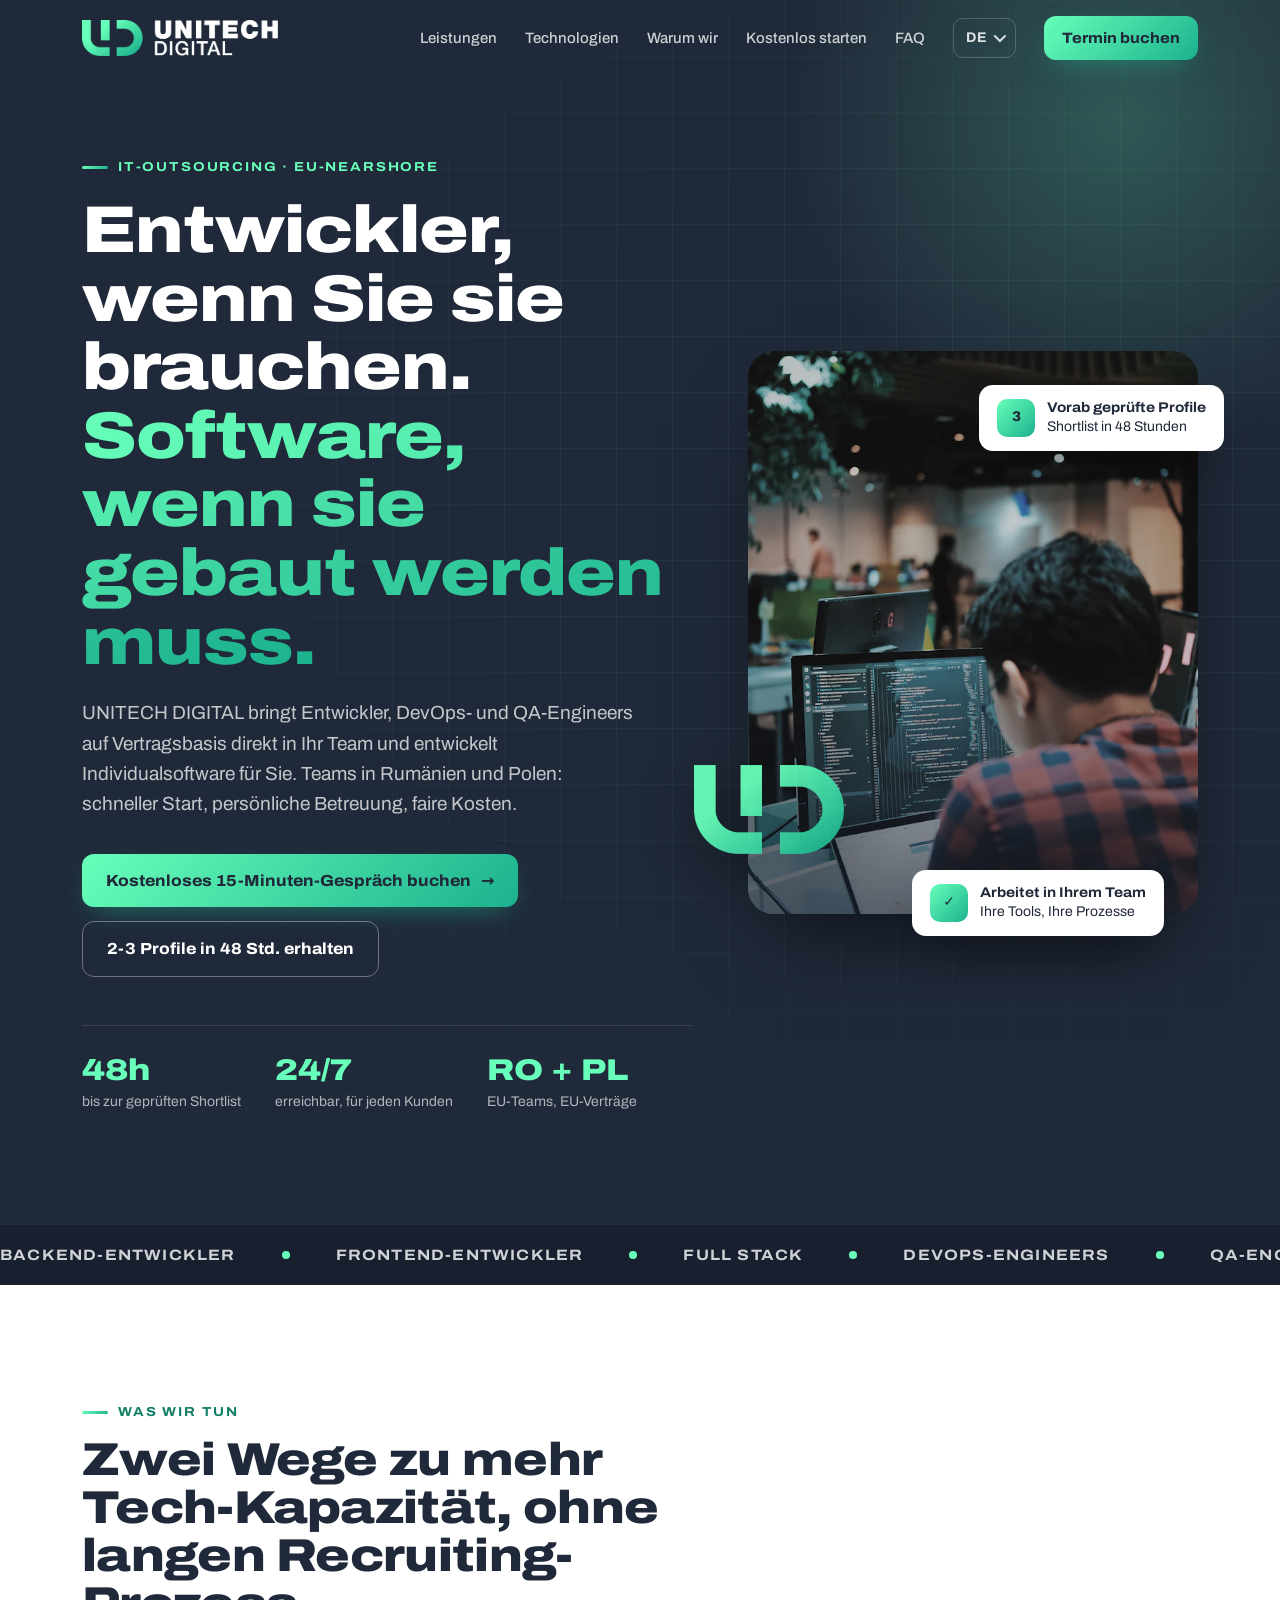
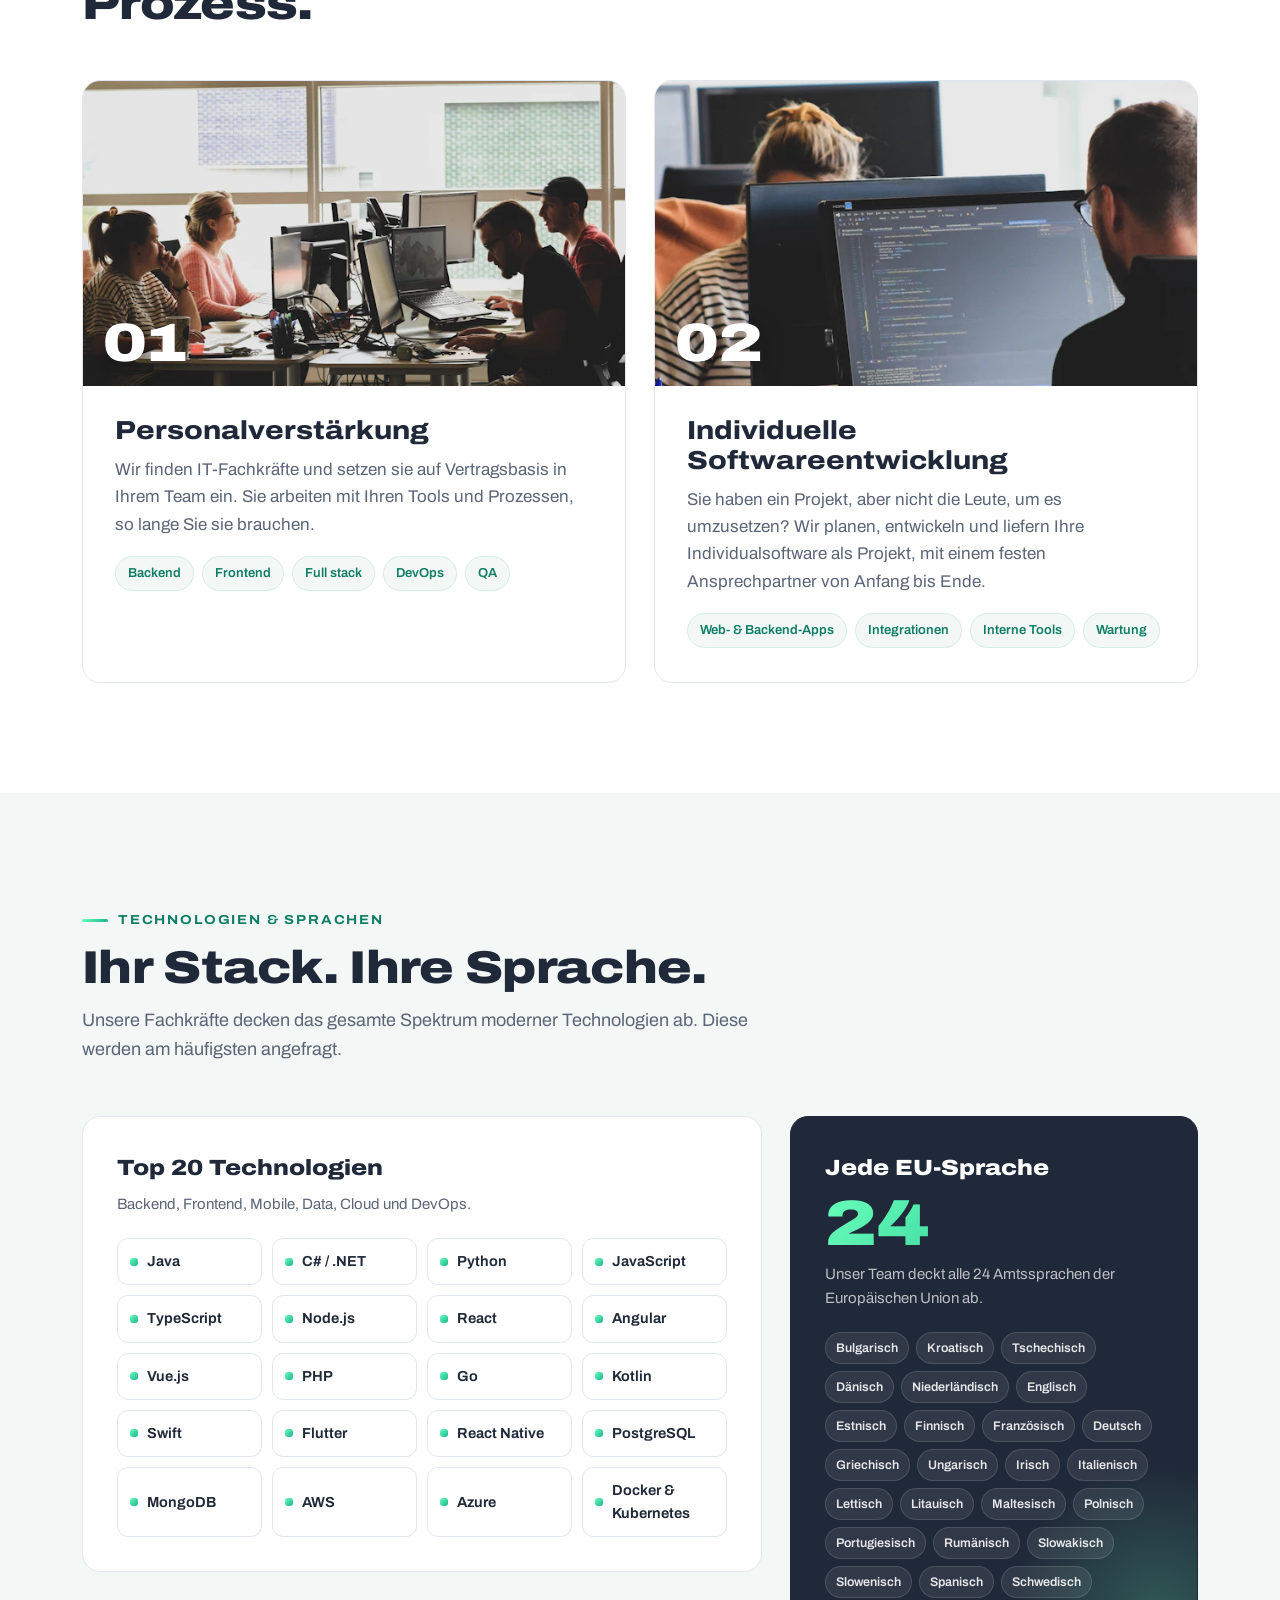
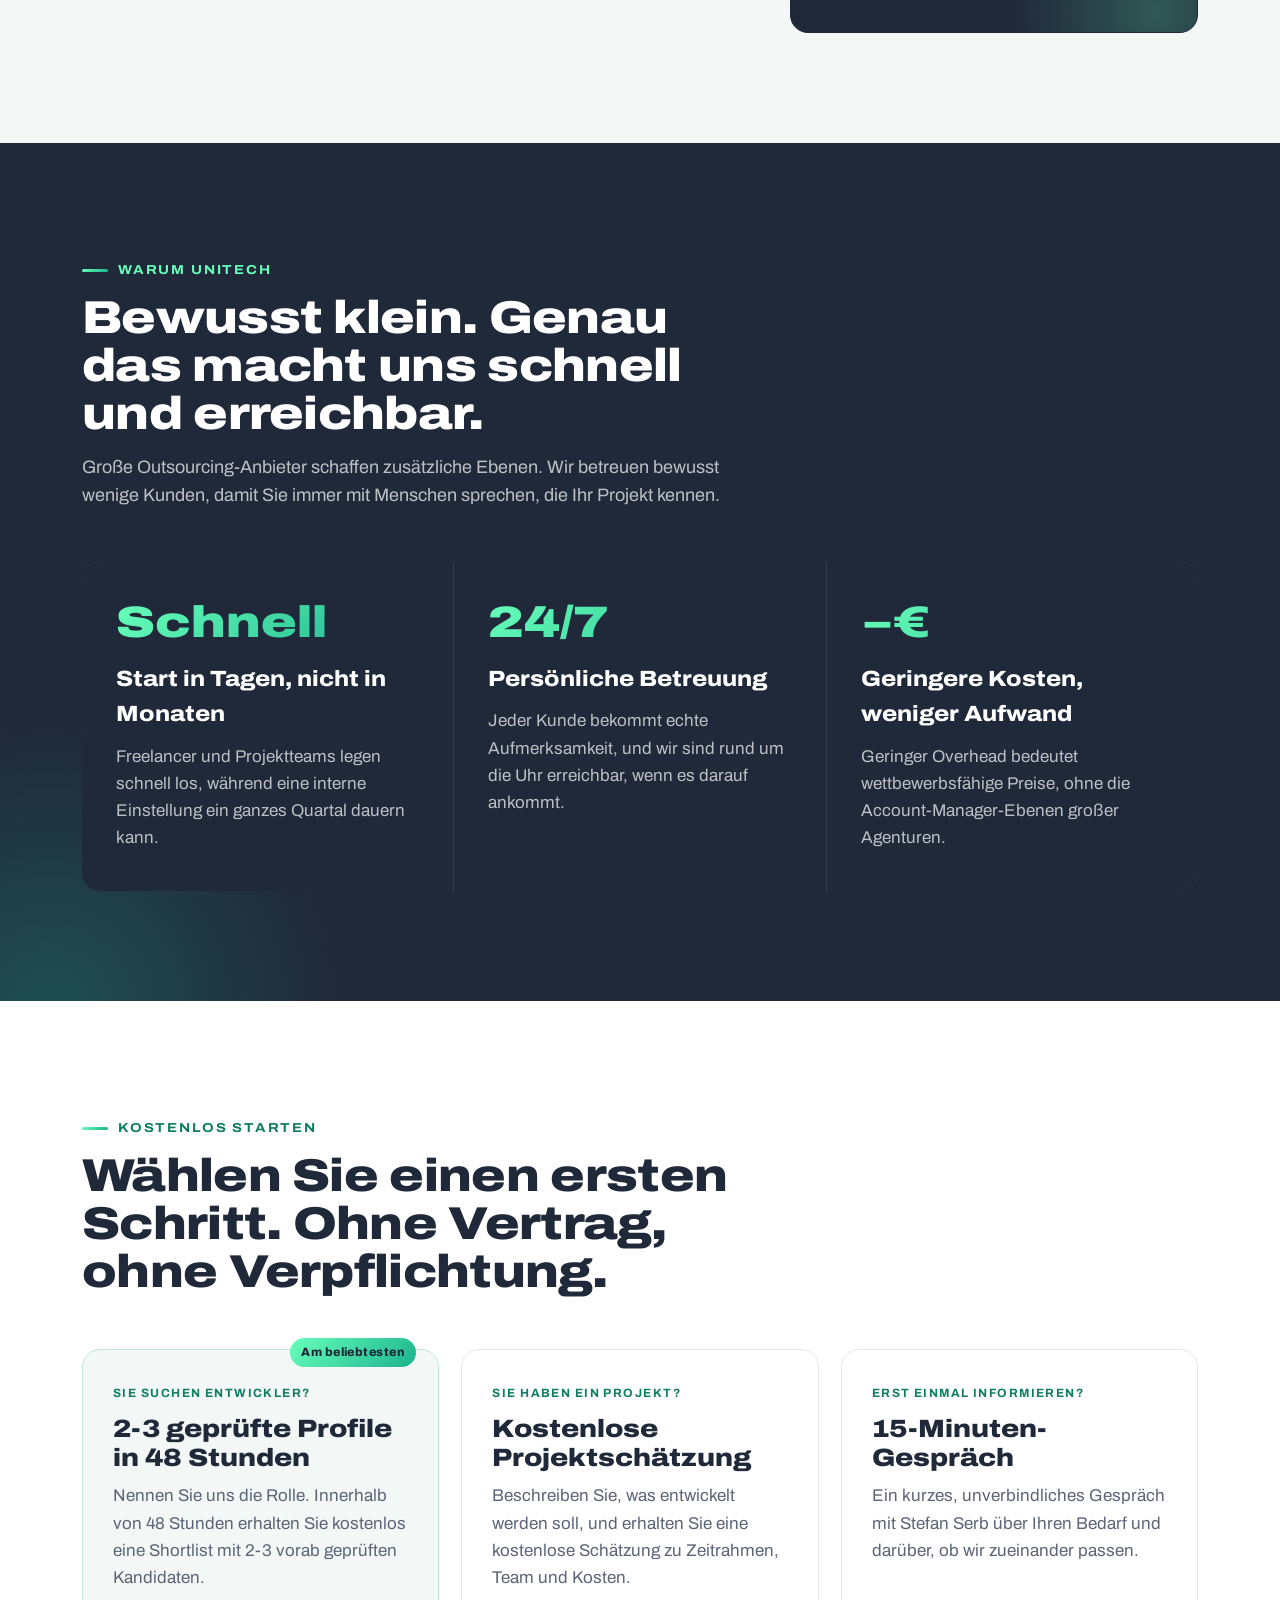
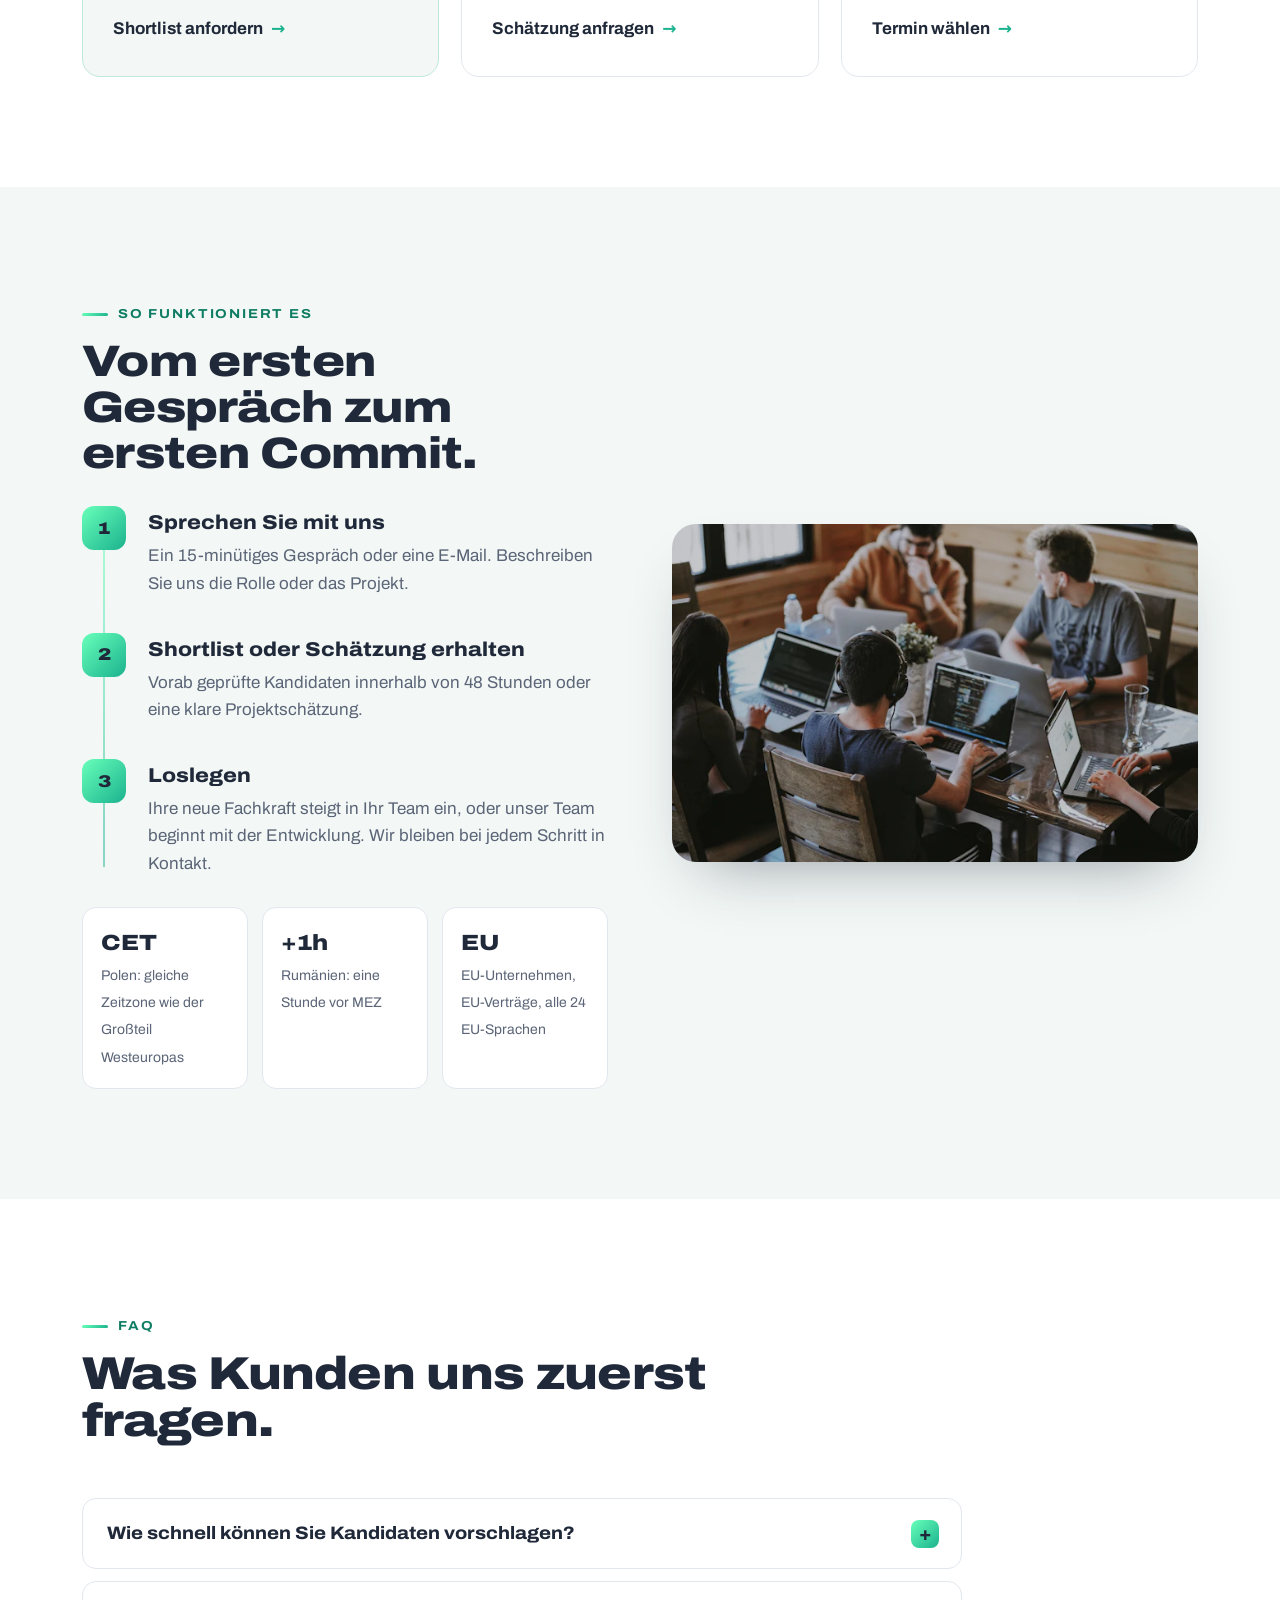
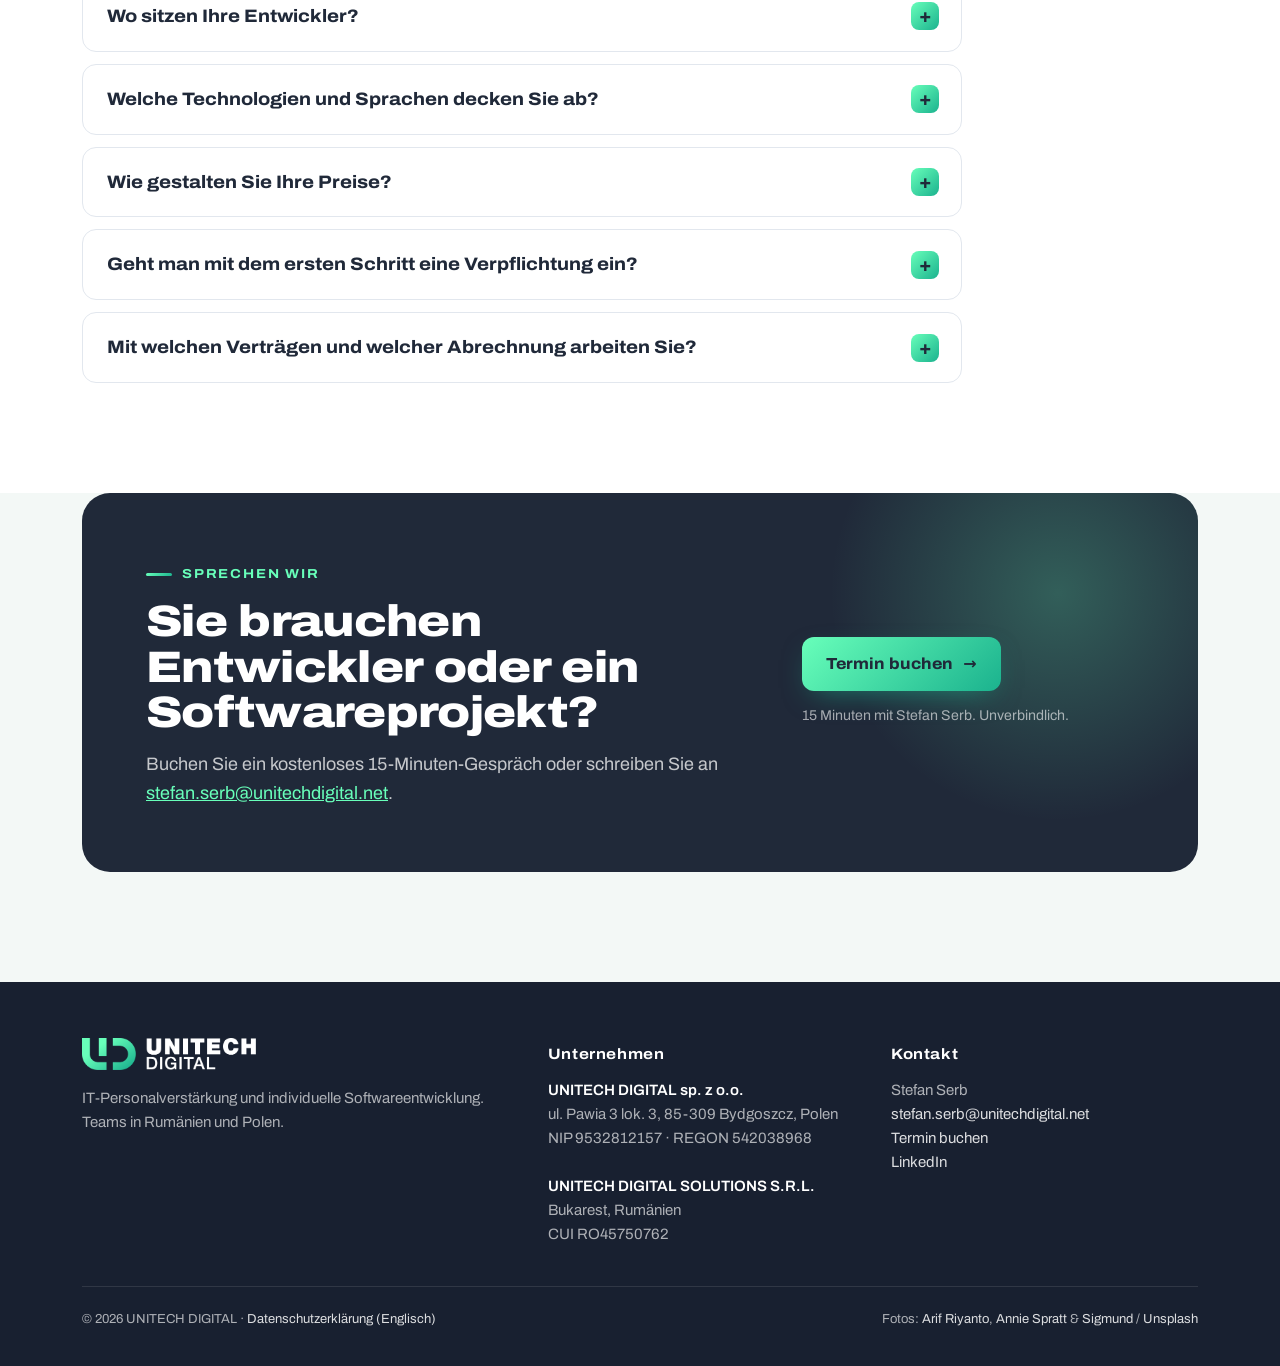
<file: de/index.html>
<!doctype html>
<html lang="de">
<head>
<meta charset="utf-8">
<meta name="viewport" content="width=device-width, initial-scale=1">
<title>UNITECH DIGITAL | IT-Personalverstärkung und Individualsoftware</title>
<meta name="description" content="UNITECH DIGITAL: Entwickler, DevOps- und QA-Engineers auf Projektbasis sowie individuelle Softwareentwicklung. Nearshore-Teams in der EU, in Rumänien und Polen. Schnell, persönlich, kosteneffizient.">
<meta http-equiv="Content-Security-Policy" content="default-src 'self'; script-src 'self' 'sha256-/x7W7R75k8Roq0WaVRQX9blP4OufE5xbAdzklGxsgpw='; style-src 'self' 'unsafe-inline'; img-src 'self' data:; font-src 'self'; connect-src 'self'; object-src 'none'; base-uri 'self'; form-action 'none'">
<meta name="referrer" content="strict-origin-when-cross-origin">
<script>document.documentElement.classList.add('js');</script>
<link rel="canonical" href="https://unitechdigital.net/de/">
<link rel="alternate" hreflang="en" href="https://unitechdigital.net/">
<link rel="alternate" hreflang="fr" href="https://unitechdigital.net/fr/">
<link rel="alternate" hreflang="nl" href="https://unitechdigital.net/nl/">
<link rel="alternate" hreflang="de" href="https://unitechdigital.net/de/">
<link rel="alternate" hreflang="it" href="https://unitechdigital.net/it/">
<link rel="alternate" hreflang="es" href="https://unitechdigital.net/es/">
<link rel="alternate" hreflang="pt" href="https://unitechdigital.net/pt/">
<link rel="alternate" hreflang="pl" href="https://unitechdigital.net/pl/">
<link rel="alternate" hreflang="sv" href="https://unitechdigital.net/sv/">
<link rel="alternate" hreflang="da" href="https://unitechdigital.net/da/">
<link rel="alternate" hreflang="fi" href="https://unitechdigital.net/fi/">
<link rel="alternate" hreflang="x-default" href="https://unitechdigital.net/">
<meta property="og:title" content="UNITECH DIGITAL | IT-Personalverstärkung und Individualsoftware">
<meta property="og:description" content="Entwickler, DevOps- und QA-Engineers auf Projektbasis sowie Individualsoftware. Nearshore-Teams in der EU, in Rumänien und Polen.">
<meta property="og:url" content="https://unitechdigital.net/de/">
<meta property="og:type" content="website">
<meta property="og:locale" content="de_DE">
<meta property="og:image" content="https://unitechdigital.net/assets/logo.png">
<meta name="theme-color" content="#202939">
<link rel="icon" href="../assets/favicon.ico" sizes="any">
<link rel="icon" type="image/png" sizes="32x32" href="../assets/favicon-32x32.png">
<link rel="icon" type="image/png" sizes="16x16" href="../assets/favicon-16x16.png">
<link rel="apple-touch-icon" href="../assets/apple-icon-180x180.png">
<link rel="preload" href="../assets/fonts/archivo-latin.woff2" as="font" type="font/woff2" crossorigin>
<link rel="preload" as="image" href="../assets/hero-640.webp" imagesrcset="../assets/hero-640.webp 640w, ../assets/hero-1100.webp 1100w" imagesizes="(max-width: 960px) 440px, 460px">
<link rel="stylesheet" href="../assets/site.css">
<script type="application/ld+json">
{
  "@context": "https://schema.org",
  "@graph": [
    {
      "@type": "Organization",
      "@id": "https://unitechdigital.net/#org",
      "name": "UNITECH DIGITAL",
      "url": "https://unitechdigital.net/",
      "logo": "https://unitechdigital.net/assets/logo.png",
      "description": "Entwickler, DevOps- und QA-Engineers auf Projektbasis sowie Individualsoftware. Nearshore-Teams in der EU, in Rumänien und Polen.",
      "email": "stefan.serb@unitechdigital.net",
      "sameAs": [
        "https://www.linkedin.com/company/102183329/"
      ],
      "knowsLanguage": [
        "bg",
        "hr",
        "cs",
        "da",
        "nl",
        "en",
        "et",
        "fi",
        "fr",
        "de",
        "el",
        "hu",
        "ga",
        "it",
        "lv",
        "lt",
        "mt",
        "pl",
        "pt",
        "ro",
        "sk",
        "sl",
        "es",
        "sv"
      ],
      "areaServed": "Europe",
      "contactPoint": {
        "@type": "ContactPoint",
        "contactType": "sales",
        "email": "stefan.serb@unitechdigital.net",
        "name": "Stefan Serb"
      },
      "subOrganization": [
        {
          "@type": "Organization",
          "legalName": "UNITECH DIGITAL sp. z o.o.",
          "taxID": "9532812157",
          "address": {
            "@type": "PostalAddress",
            "streetAddress": "ul. Pawia 3 lok. 3",
            "postalCode": "85-309",
            "addressLocality": "Bydgoszcz",
            "addressCountry": "PL"
          }
        },
        {
          "@type": "Organization",
          "legalName": "UNITECH DIGITAL SOLUTIONS S.R.L.",
          "vatID": "RO45750762",
          "address": {
            "@type": "PostalAddress",
            "addressLocality": "Bucharest",
            "addressCountry": "RO"
          }
        }
      ]
    },
    {
      "@type": "WebPage",
      "@id": "https://unitechdigital.net/de/#page",
      "url": "https://unitechdigital.net/de/",
      "name": "UNITECH DIGITAL | IT-Personalverstärkung und Individualsoftware",
      "inLanguage": "de",
      "about": {
        "@id": "https://unitechdigital.net/#org"
      }
    },
    {
      "@type": "FAQPage",
      "@id": "https://unitechdigital.net/de/#faq",
      "inLanguage": "de",
      "mainEntity": [
        {
          "@type": "Question",
          "name": "Wie schnell können Sie Kandidaten vorschlagen?",
          "acceptedAnswer": {
            "@type": "Answer",
            "text": "Innerhalb von 48 Stunden, nachdem wir die Rolle verstanden haben, senden wir Ihnen eine Shortlist mit 2-3 vorab geprüften Kandidaten. Die Shortlist ist kostenlos, und Sie entscheiden, ob Sie Gespräche führen möchten."
          }
        },
        {
          "@type": "Question",
          "name": "Wo sitzen Ihre Entwickler?",
          "acceptedAnswer": {
            "@type": "Answer",
            "text": "Unsere Teams arbeiten in Rumänien und Polen, innerhalb der EU. Polen liegt in derselben Zeitzone wie der Großteil Westeuropas, Rumänien ist eine Stunde voraus, sodass sich die Arbeitszeiten vollständig überschneiden."
          }
        },
        {
          "@type": "Question",
          "name": "Welche Technologien und Sprachen decken Sie ab?",
          "acceptedAnswer": {
            "@type": "Answer",
            "text": "Das gesamte Spektrum moderner Technologien, von Java, .NET, Python und JavaScript bis zu Mobile, Data, AWS, Azure und DevOps. Unser Team deckt alle 24 Amtssprachen der EU ab."
          }
        },
        {
          "@type": "Question",
          "name": "Wie gestalten Sie Ihre Preise?",
          "acceptedAnswer": {
            "@type": "Answer",
            "text": "Unsere Preise sind wettbewerbsfähig, weil wir ein kleines Team mit geringem Overhead sind. Nach einem kurzen Gespräch erstellen wir ein Angebot pro Rolle oder pro Projekt, sodass Sie nur für das zahlen, was Sie tatsächlich brauchen."
          }
        },
        {
          "@type": "Question",
          "name": "Geht man mit dem ersten Schritt eine Verpflichtung ein?",
          "acceptedAnswer": {
            "@type": "Answer",
            "text": "Nein. Das 15-Minuten-Gespräch, die Kandidaten-Shortlist und die Projektschätzung sind kostenlos, ohne Vertrag und ohne Verpflichtung."
          }
        },
        {
          "@type": "Question",
          "name": "Mit welchen Verträgen und welcher Abrechnung arbeiten Sie?",
          "acceptedAnswer": {
            "@type": "Answer",
            "text": "Ihr Vertragspartner ist ein EU-Unternehmen, UNITECH DIGITAL sp. z o.o. in Polen oder UNITECH DIGITAL SOLUTIONS S.R.L. in Rumänien, mit standardmäßiger EU-Rechnungsstellung."
          }
        }
      ]
    }
  ]
}
</script>
</head>
<body>

<header class="top" id="top">
  <div class="wrap">
    <a class="logo" href="../"><img src="../assets/logo-white.png" alt="UNITECH DIGITAL" width="196" height="36"></a>
    <nav class="links">
      <a href="#services">Leistungen</a>
      <a href="#technologies">Technologien</a>
      <a href="#why">Warum wir</a>
      <a href="#start">Kostenlos starten</a>
      <a href="#faq">FAQ</a>
      <details class="lang"><summary aria-label="Sprache">DE</summary><ul><li><a href="../" hreflang="en" lang="en">English <span>EN</span></a></li><li><a href="../fr/" hreflang="fr" lang="fr">Français <span>FR</span></a></li><li><a href="../nl/" hreflang="nl" lang="nl">Nederlands <span>NL</span></a></li><li><a href="../de/" hreflang="de" lang="de" aria-current="true">Deutsch <span>DE</span></a></li><li><a href="../it/" hreflang="it" lang="it">Italiano <span>IT</span></a></li><li><a href="../es/" hreflang="es" lang="es">Español <span>ES</span></a></li><li><a href="../pt/" hreflang="pt" lang="pt">Português <span>PT</span></a></li><li><a href="../pl/" hreflang="pl" lang="pl">Polski <span>PL</span></a></li><li><a href="../sv/" hreflang="sv" lang="sv">Svenska <span>SV</span></a></li><li><a href="../da/" hreflang="da" lang="da">Dansk <span>DA</span></a></li><li><a href="../fi/" hreflang="fi" lang="fi">Suomi <span>FI</span></a></li></ul></details>
      <a class="btn small" href="https://calendly.com/stefan-serb-unitechdigital" target="_blank" rel="noopener">Termin buchen</a>
    </nav>
  </div>
</header>

<main>
  <section class="hero on-dark">
    <div class="wrap">
      <div>
        <div class="kicker rise d1">IT-Outsourcing · EU-Nearshore</div>
        <h1 class="display rise d2">Entwickler, wenn Sie sie brauchen. <span class="hl">Software, wenn sie gebaut werden muss.</span></h1>
        <p class="lead rise d3">UNITECH DIGITAL bringt Entwickler, DevOps- und QA-Engineers auf Vertragsbasis direkt in Ihr Team und entwickelt Individualsoftware für Sie. Teams in Rumänien und Polen: schneller Start, persönliche Betreuung, faire Kosten.</p>
        <div class="ctas rise d4">
          <a class="btn" href="https://calendly.com/stefan-serb-unitechdigital" target="_blank" rel="noopener">Kostenloses 15-Minuten-Gespräch buchen <span class="arr">&rarr;</span></a>
          <a class="btn line" href="#start">2-3 Profile in 48 Std. erhalten</a>
        </div>
        <div class="facts rise d5">
          <div class="fact"><b>48h</b><span>bis zur geprüften Shortlist</span></div>
          <div class="fact"><b>24/7</b><span>erreichbar, für jeden Kunden</span></div>
          <div class="fact"><b>RO + PL</b><span>EU-Teams, EU-Verträge</span></div>
        </div>
      </div>
      <div class="hero-visual rise d3">
        <div class="frame"><img src="../assets/hero-640.webp" srcset="../assets/hero-640.webp 640w, ../assets/hero-1100.webp 1100w" sizes="(max-width: 960px) 440px, 460px" alt="Ein Entwickler schreibt Code an einem Schreibtisch in einem belebten Büro" width="640" height="800" fetchpriority="high"></div>
        <img class="mark" src="../assets/mark.png" alt="" width="913" height="541">
        <div class="float f1"><span class="dot">3</span><div><b>Vorab geprüfte Profile</b>Shortlist in 48 Stunden</div></div>
        <div class="float f2"><span class="dot">&#10003;</span><div><b>Arbeitet in Ihrem Team</b>Ihre Tools, Ihre Prozesse</div></div>
      </div>
    </div>
  </section>

  <div class="strip" aria-hidden="true">
    <div class="track"><span>Backend-Entwickler</span><span>Frontend-Entwickler</span><span>Full stack</span><span>DevOps-Engineers</span><span>QA-Engineers</span><span>Individualsoftware</span><span>Backend-Entwickler</span><span>Frontend-Entwickler</span><span>Full stack</span><span>DevOps-Engineers</span><span>QA-Engineers</span><span>Individualsoftware</span></div>
  </div>

  <section class="block" id="services">
    <div class="wrap">
      <div class="head reveal">
        <div class="kicker">Was wir tun</div>
        <h2 class="display">Zwei Wege zu mehr Tech-Kapazität, ohne langen Recruiting-Prozess.</h2>
      </div>
      <div class="services">
        <article class="svc reveal">
          <div class="ph"><img src="../assets/team-640.webp" srcset="../assets/team-640.webp 640w, ../assets/team-1100.webp 1100w" sizes="(max-width: 960px) 100vw, 560px" alt="Ein Team von Entwicklern bei der Arbeit an ihren Computern" loading="lazy" decoding="async" width="640" height="412"><span class="num">01</span></div>
          <div class="body">
            <h3>Personalverstärkung</h3>
            <p>Wir finden IT-Fachkräfte und setzen sie auf Vertragsbasis in Ihrem Team ein. Sie arbeiten mit Ihren Tools und Prozessen, so lange Sie sie brauchen.</p>
            <div class="chips"><span class="chip">Backend</span><span class="chip">Frontend</span><span class="chip">Full stack</span><span class="chip">DevOps</span><span class="chip">QA</span></div>
          </div>
        </article>
        <article class="svc reveal">
          <div class="ph"><img src="../assets/code-640.webp" srcset="../assets/code-640.webp 640w, ../assets/code-1100.webp 1100w" sizes="(max-width: 960px) 100vw, 560px" alt="Zwei Entwickler arbeiten an Code auf großen Monitoren" loading="lazy" decoding="async" width="640" height="412"><span class="num">02</span></div>
          <div class="body">
            <h3>Individuelle Softwareentwicklung</h3>
            <p>Sie haben ein Projekt, aber nicht die Leute, um es umzusetzen? Wir planen, entwickeln und liefern Ihre Individualsoftware als Projekt, mit einem festen Ansprechpartner von Anfang bis Ende.</p>
            <div class="chips"><span class="chip">Web- &amp; Backend-Apps</span><span class="chip">Integrationen</span><span class="chip">Interne Tools</span><span class="chip">Wartung</span></div>
          </div>
        </article>
      </div>
    </div>
  </section>

  <section class="block stack" id="technologies">
    <div class="wrap">
      <div class="head reveal">
        <div class="kicker">Technologien &amp; Sprachen</div>
        <h2 class="display">Ihr Stack. Ihre Sprache.</h2>
        <p>Unsere Fachkräfte decken das gesamte Spektrum moderner Technologien ab. Diese werden am häufigsten angefragt.</p>
      </div>
      <div class="stack-grid">
        <div class="panel reveal">
          <h3>Top 20 Technologien</h3>
          <p>Backend, Frontend, Mobile, Data, Cloud und DevOps.</p>
          <div class="tech">
            <span>Java</span><span>C# / .NET</span><span>Python</span><span>JavaScript</span>
            <span>TypeScript</span><span>Node.js</span><span>React</span><span>Angular</span>
            <span>Vue.js</span><span>PHP</span><span>Go</span><span>Kotlin</span>
            <span>Swift</span><span>Flutter</span><span>React Native</span><span>PostgreSQL</span>
            <span>MongoDB</span><span>AWS</span><span>Azure</span><span>Docker &amp; Kubernetes</span>
          </div>
        </div>
        <div class="panel dark reveal">
          <h3>Jede EU-Sprache</h3>
          <div class="langs-big">24</div>
          <p>Unser Team deckt alle 24 Amtssprachen der Europäischen Union ab.</p>
          <div class="langs"><span>Bulgarisch</span><span>Kroatisch</span><span>Tschechisch</span><span>Dänisch</span><span>Niederländisch</span><span>Englisch</span><span>Estnisch</span><span>Finnisch</span><span>Französisch</span><span>Deutsch</span><span>Griechisch</span><span>Ungarisch</span><span>Irisch</span><span>Italienisch</span><span>Lettisch</span><span>Litauisch</span><span>Maltesisch</span><span>Polnisch</span><span>Portugiesisch</span><span>Rumänisch</span><span>Slowakisch</span><span>Slowenisch</span><span>Spanisch</span><span>Schwedisch</span></div>
        </div>
      </div>
    </div>
  </section>

  <section class="block why on-dark" id="why">
    <div class="wrap">
      <div class="head reveal">
        <div class="kicker">Warum UNITECH</div>
        <h2 class="display">Bewusst klein. Genau das macht uns schnell und erreichbar.</h2>
        <p>Große Outsourcing-Anbieter schaffen zusätzliche Ebenen. Wir betreuen bewusst wenige Kunden, damit Sie immer mit Menschen sprechen, die Ihr Projekt kennen.</p>
      </div>
      <div class="why-grid reveal">
        <div class="why-item"><div class="big">Schnell</div><h3>Start in Tagen, nicht in Monaten</h3><p>Freelancer und Projektteams legen schnell los, während eine interne Einstellung ein ganzes Quartal dauern kann.</p></div>
        <div class="why-item"><div class="big">24/7</div><h3>Persönliche Betreuung</h3><p>Jeder Kunde bekommt echte Aufmerksamkeit, und wir sind rund um die Uhr erreichbar, wenn es darauf ankommt.</p></div>
        <div class="why-item"><div class="big">&minus;&euro;</div><h3>Geringere Kosten, weniger Aufwand</h3><p>Geringer Overhead bedeutet wettbewerbsfähige Preise, ohne die Account-Manager-Ebenen großer Agenturen.</p></div>
      </div>
    </div>
  </section>

  <section class="block" id="start">
    <div class="wrap">
      <div class="head reveal">
        <div class="kicker">Kostenlos starten</div>
        <h2 class="display">Wählen Sie einen ersten Schritt. Ohne Vertrag, ohne Verpflichtung.</h2>
      </div>
      <div class="offers">
        <div class="offer featured reveal">
          <span class="badge">Am beliebtesten</span>
          <span class="tag">Sie suchen Entwickler?</span>
          <h3>2-3 geprüfte Profile in 48 Stunden</h3>
          <p>Nennen Sie uns die Rolle. Innerhalb von 48 Stunden erhalten Sie kostenlos eine Shortlist mit 2-3 vorab geprüften Kandidaten.</p>
          <a class="go" href="mailto:stefan.serb@unitechdigital.net?subject=Anfrage%20Kandidaten-Shortlist">Shortlist anfordern</a>
        </div>
        <div class="offer reveal">
          <span class="tag">Sie haben ein Projekt?</span>
          <h3>Kostenlose Projektschätzung</h3>
          <p>Beschreiben Sie, was entwickelt werden soll, und erhalten Sie eine kostenlose Schätzung zu Zeitrahmen, Team und Kosten.</p>
          <a class="go" href="mailto:stefan.serb@unitechdigital.net?subject=Anfrage%20Projektsch%C3%A4tzung">Schätzung anfragen</a>
        </div>
        <div class="offer reveal">
          <span class="tag">Erst einmal informieren?</span>
          <h3>15-Minuten-Gespräch</h3>
          <p>Ein kurzes, unverbindliches Gespräch mit Stefan Serb über Ihren Bedarf und darüber, ob wir zueinander passen.</p>
          <a class="go" href="https://calendly.com/stefan-serb-unitechdigital" target="_blank" rel="noopener">Termin wählen</a>
        </div>
      </div>
    </div>
  </section>

  <section class="block near" id="nearshore">
    <div class="wrap split">
      <div class="reveal">
        <div class="kicker">So funktioniert es</div>
        <h2 class="display" style="font-size:clamp(30px,3.6vw,44px);margin:14px 0 30px">Vom ersten Gespräch zum ersten Commit.</h2>
        <ol class="steps">
          <li><span class="n">1</span><h3>Sprechen Sie mit uns</h3><p>Ein 15-minütiges Gespräch oder eine E-Mail. Beschreiben Sie uns die Rolle oder das Projekt.</p></li>
          <li><span class="n">2</span><h3>Shortlist oder Schätzung erhalten</h3><p>Vorab geprüfte Kandidaten innerhalb von 48 Stunden oder eine klare Projektschätzung.</p></li>
          <li><span class="n">3</span><h3>Loslegen</h3><p>Ihre neue Fachkraft steigt in Ihr Team ein, oder unser Team beginnt mit der Entwicklung. Wir bleiben bei jedem Schritt in Kontakt.</p></li>
        </ol>
        <div class="tz">
          <div><b>CET</b><span>Polen: gleiche Zeitzone wie der Großteil Westeuropas</span></div>
          <div><b>+1h</b><span>Rumänien: eine Stunde vor MEZ</span></div>
          <div><b>EU</b><span>EU-Unternehmen, EU-Verträge, alle 24 EU-Sprachen</span></div>
        </div>
      </div>
      <div class="ph reveal"><img src="../assets/work-640.webp" srcset="../assets/work-640.webp 640w, ../assets/work-1100.webp 1100w" sizes="(max-width: 960px) 100vw, 540px" alt="Ein Team von Entwicklern arbeitet an Laptops rund um einen Tisch" loading="lazy" decoding="async" width="640" height="412"></div>
    </div>
  </section>

  <section class="block" id="faq">
    <div class="wrap">
      <div class="head reveal">
        <div class="kicker">FAQ</div>
        <h2 class="display">Was Kunden uns zuerst fragen.</h2>
      </div>
      <div class="faq-list reveal"><details><summary>Wie schnell können Sie Kandidaten vorschlagen?</summary><p>Innerhalb von 48 Stunden, nachdem wir die Rolle verstanden haben, senden wir Ihnen eine Shortlist mit 2-3 vorab geprüften Kandidaten. Die Shortlist ist kostenlos, und Sie entscheiden, ob Sie Gespräche führen möchten.</p></details><details><summary>Wo sitzen Ihre Entwickler?</summary><p>Unsere Teams arbeiten in Rumänien und Polen, innerhalb der EU. Polen liegt in derselben Zeitzone wie der Großteil Westeuropas, Rumänien ist eine Stunde voraus, sodass sich die Arbeitszeiten vollständig überschneiden.</p></details><details><summary>Welche Technologien und Sprachen decken Sie ab?</summary><p>Das gesamte Spektrum moderner Technologien, von Java, .NET, Python und JavaScript bis zu Mobile, Data, AWS, Azure und DevOps. Unser Team deckt alle 24 Amtssprachen der EU ab.</p></details><details><summary>Wie gestalten Sie Ihre Preise?</summary><p>Unsere Preise sind wettbewerbsfähig, weil wir ein kleines Team mit geringem Overhead sind. Nach einem kurzen Gespräch erstellen wir ein Angebot pro Rolle oder pro Projekt, sodass Sie nur für das zahlen, was Sie tatsächlich brauchen.</p></details><details><summary>Geht man mit dem ersten Schritt eine Verpflichtung ein?</summary><p>Nein. Das 15-Minuten-Gespräch, die Kandidaten-Shortlist und die Projektschätzung sind kostenlos, ohne Vertrag und ohne Verpflichtung.</p></details><details><summary>Mit welchen Verträgen und welcher Abrechnung arbeiten Sie?</summary><p>Ihr Vertragspartner ist ein EU-Unternehmen, UNITECH DIGITAL sp. z o.o. in Polen oder UNITECH DIGITAL SOLUTIONS S.R.L. in Rumänien, mit standardmäßiger EU-Rechnungsstellung.</p></details></div>
    </div>
  </section>

  <section class="cta" id="contact">
    <div class="wrap">
      <div class="cta-box reveal on-dark">
        <div style="position:relative;z-index:1">
          <div class="kicker">Sprechen wir</div>
          <h2 class="display">Sie brauchen Entwickler oder ein Softwareprojekt?</h2>
          <p>Buchen Sie ein kostenloses 15-Minuten-Gespräch oder schreiben Sie an <a href="mailto:stefan.serb@unitechdigital.net">stefan.serb@unitechdigital.net</a>.</p>
        </div>
        <div class="side">
          <a class="btn" href="https://calendly.com/stefan-serb-unitechdigital" target="_blank" rel="noopener">Termin buchen <span class="arr">&rarr;</span></a>
          <small>15 Minuten mit Stefan Serb. Unverbindlich.</small>
        </div>
      </div>
    </div>
  </section>
</main>

<footer>
  <div class="wrap">
    <div class="cols">
      <div>
        <img src="../assets/logo-white.png" alt="UNITECH DIGITAL" width="174" height="32">
        <div>IT-Personalverstärkung und individuelle Softwareentwicklung.<br>Teams in Rumänien und Polen.</div>
      </div>
      <div>
        <h4>Unternehmen</h4>
        <b style="color:#fff;font-weight:600">UNITECH DIGITAL sp. z o.o.</b><br>
        ul. Pawia 3 lok. 3, 85-309 Bydgoszcz, Polen<br>
        NIP 9532812157 &middot; REGON 542038968<br><br>
        <b style="color:#fff;font-weight:600">UNITECH DIGITAL SOLUTIONS S.R.L.</b><br>
        Bukarest, Rumänien<br>
        CUI RO45750762
      </div>
      <div>
        <h4>Kontakt</h4>
        Stefan Serb<br>
        <a href="mailto:stefan.serb@unitechdigital.net">stefan.serb@unitechdigital.net</a><br>
        <a href="https://calendly.com/stefan-serb-unitechdigital" target="_blank" rel="noopener">Termin buchen</a><br>
        <a href="https://www.linkedin.com/company/102183329/" target="_blank" rel="noopener">LinkedIn</a>
      </div>
    </div>
    <div class="legal">
      <span>&copy; <span id="y">2026</span> UNITECH DIGITAL &middot; <a href="../privacy.html">Datenschutzerklärung (Englisch)</a></span>
      <span>Fotos: <a href="https://unsplash.com/@arifriyanto" target="_blank" rel="noopener">Arif Riyanto</a>, <a href="https://unsplash.com/@anniespratt" target="_blank" rel="noopener">Annie Spratt</a> &amp; <a href="https://unsplash.com/@sigmund" target="_blank" rel="noopener">Sigmund</a> / <a href="https://unsplash.com" target="_blank" rel="noopener">Unsplash</a></span>
    </div>
  </div>
</footer>

<script src="../assets/site.js" defer></script>
</body>
</html>
</file>
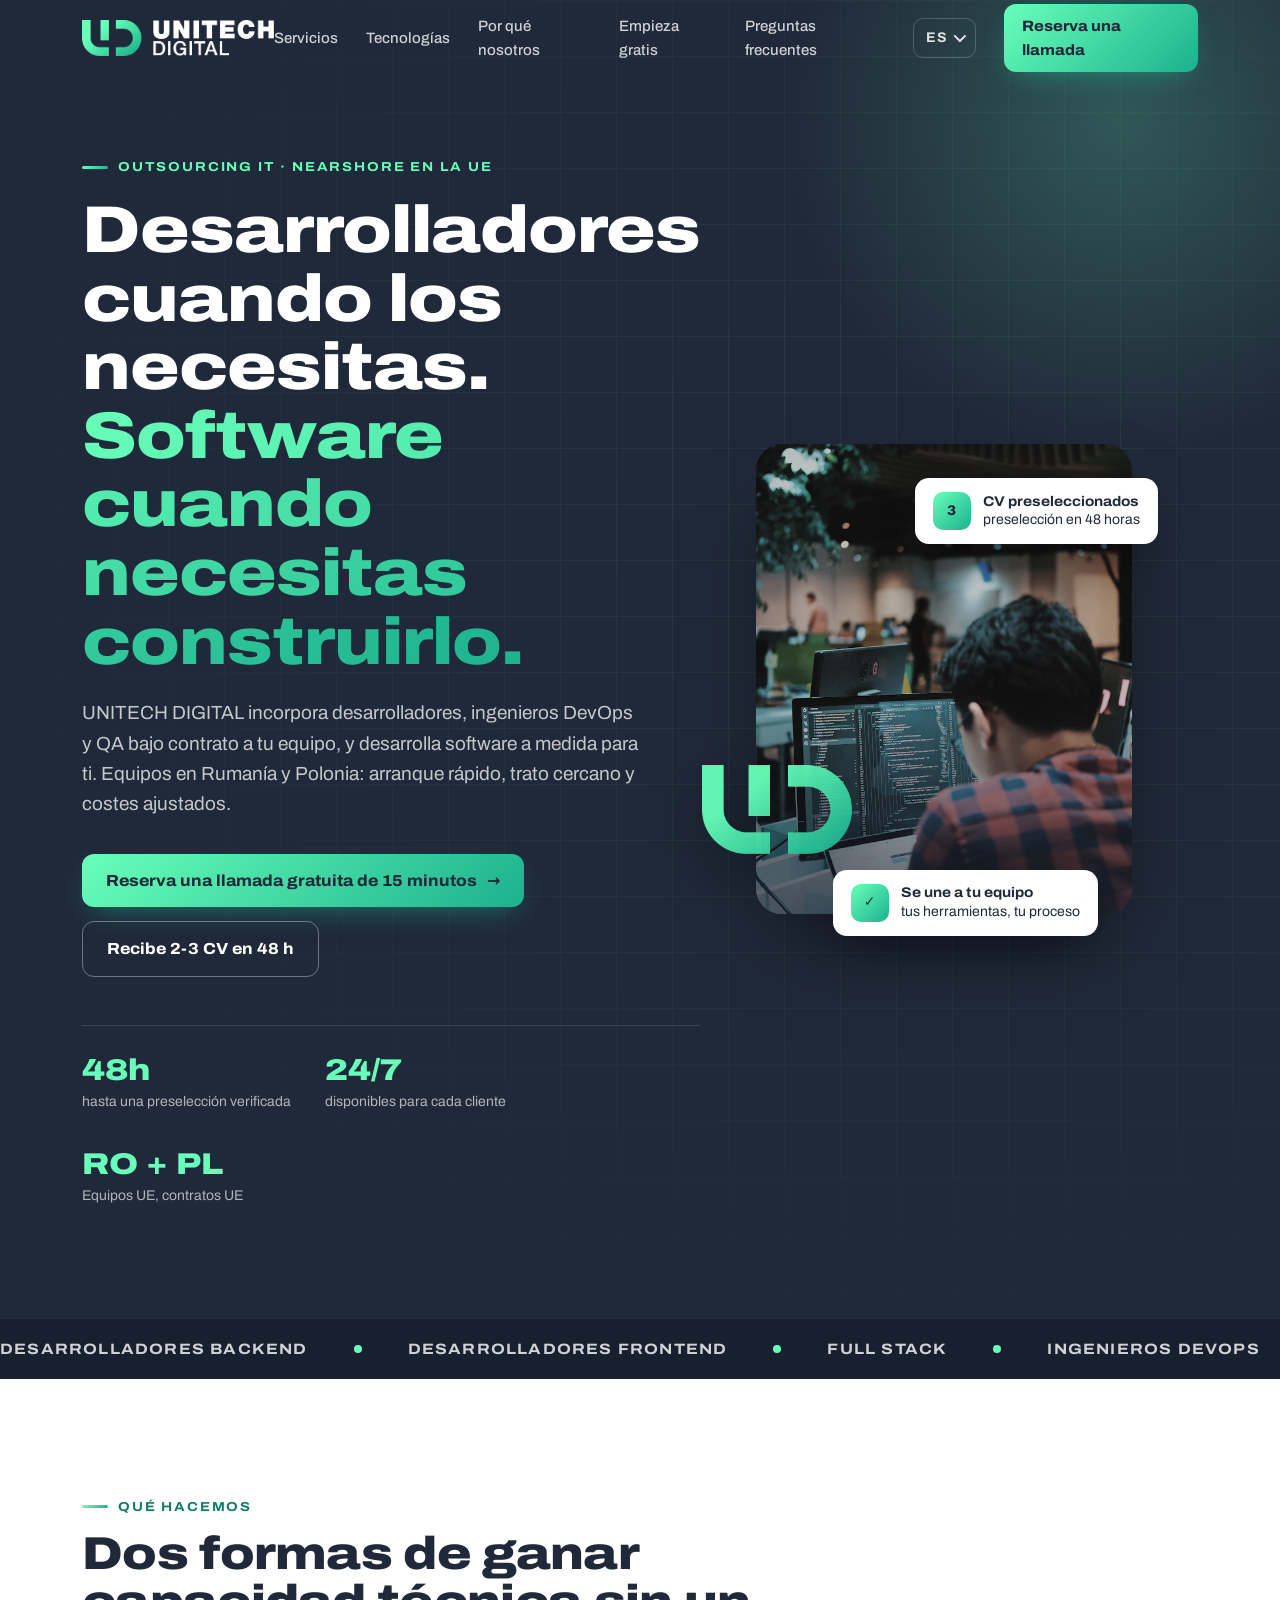
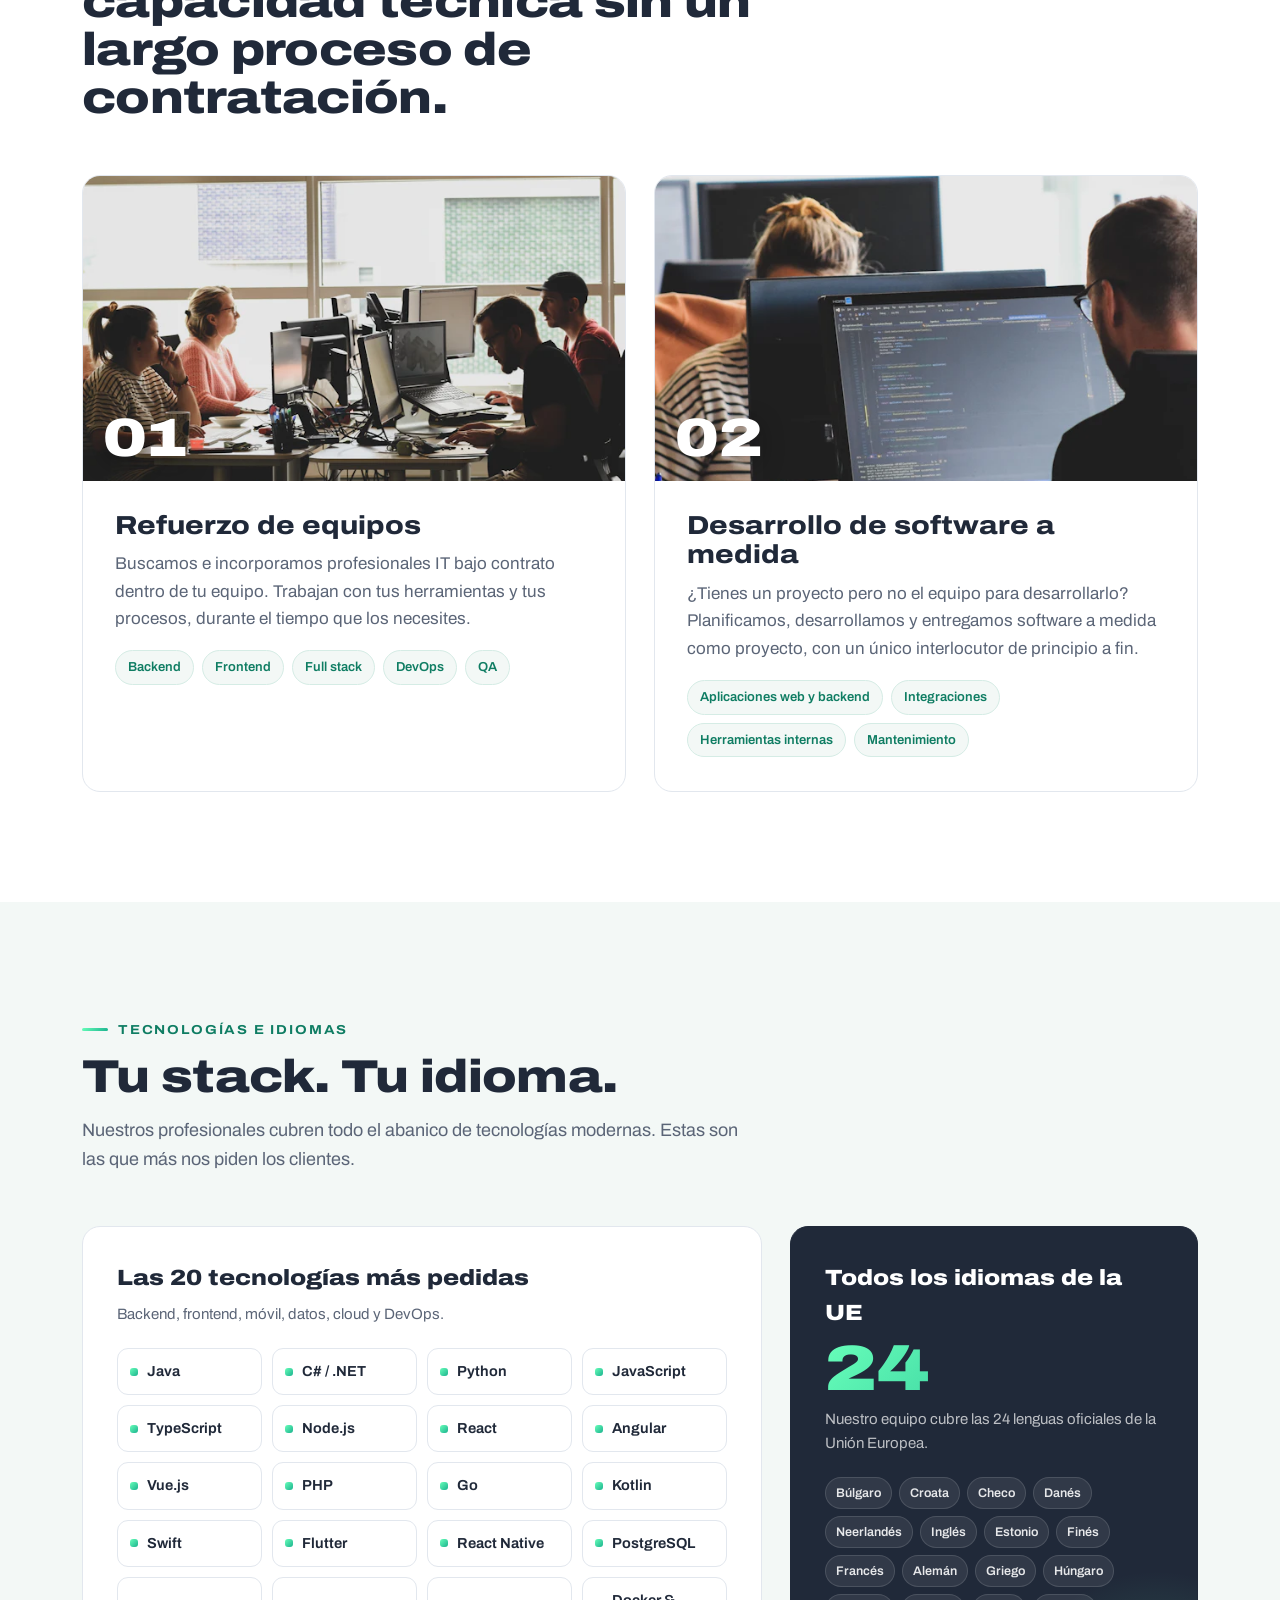
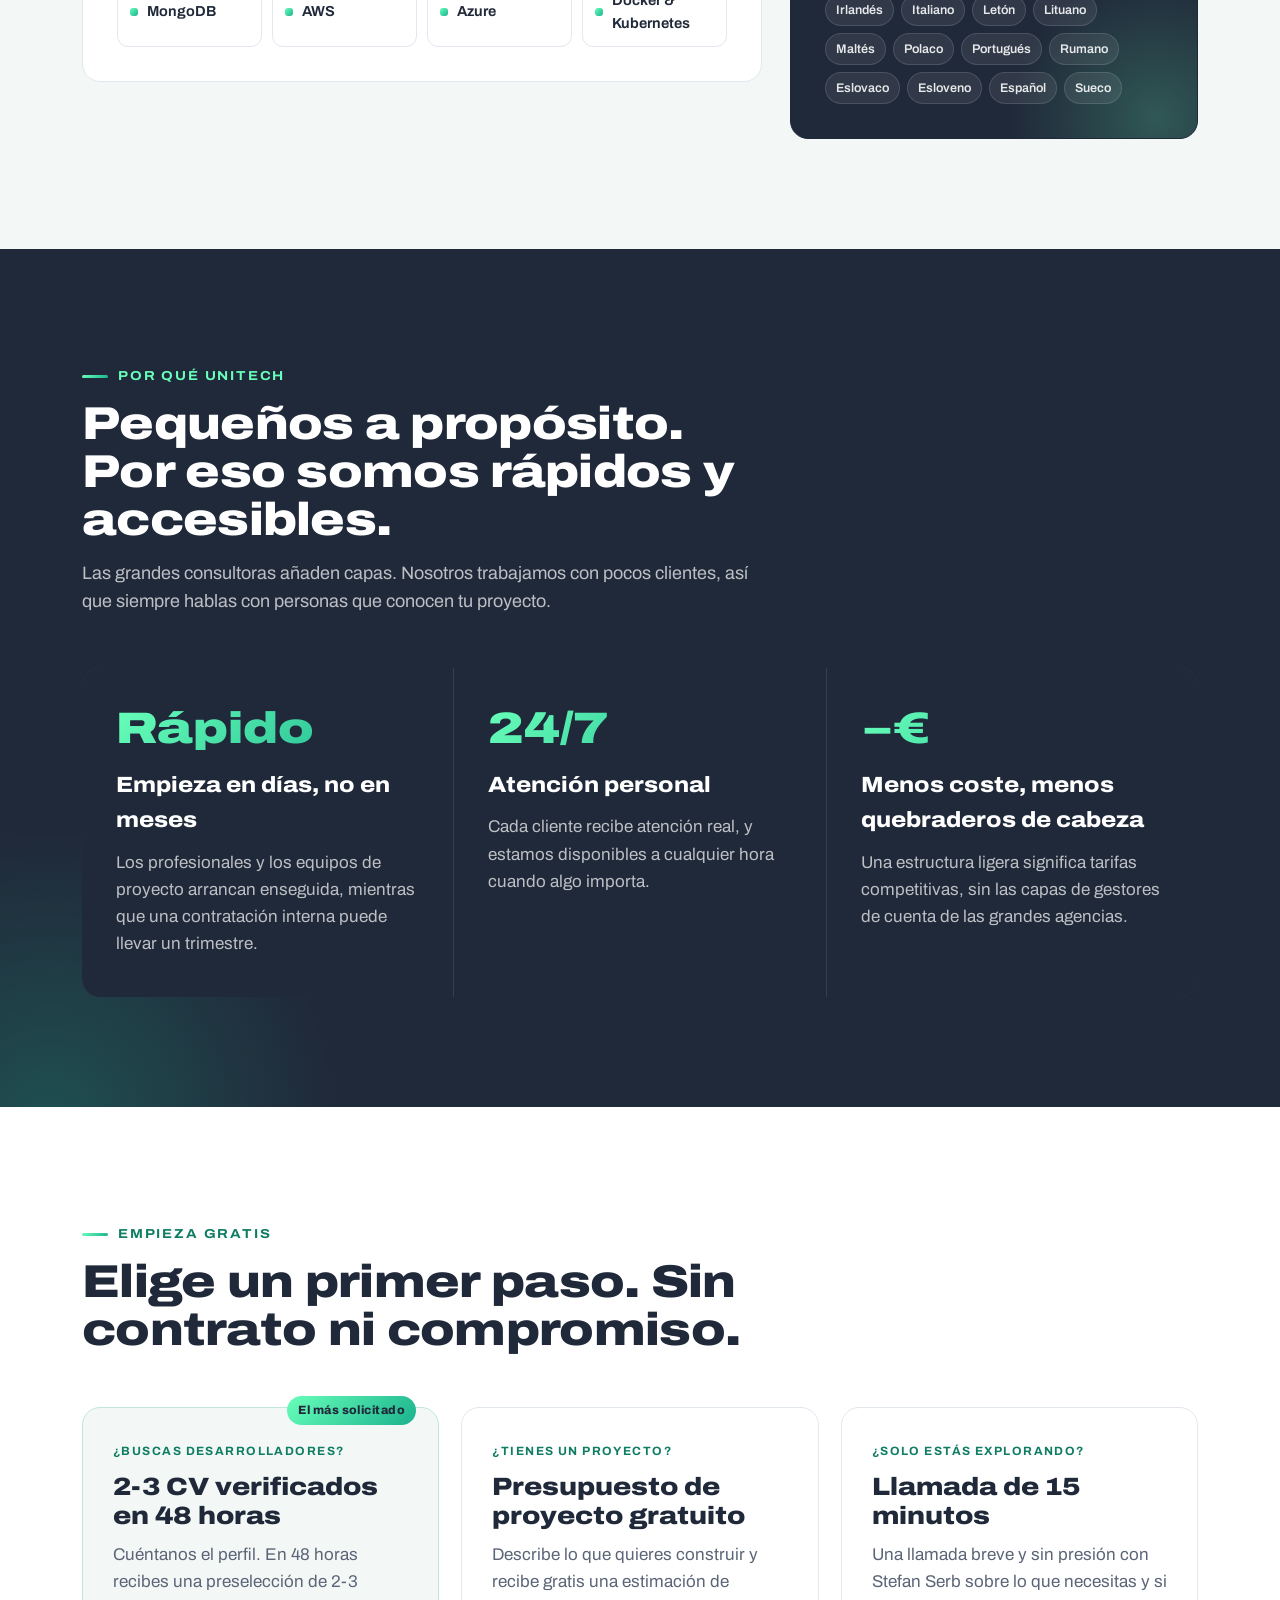
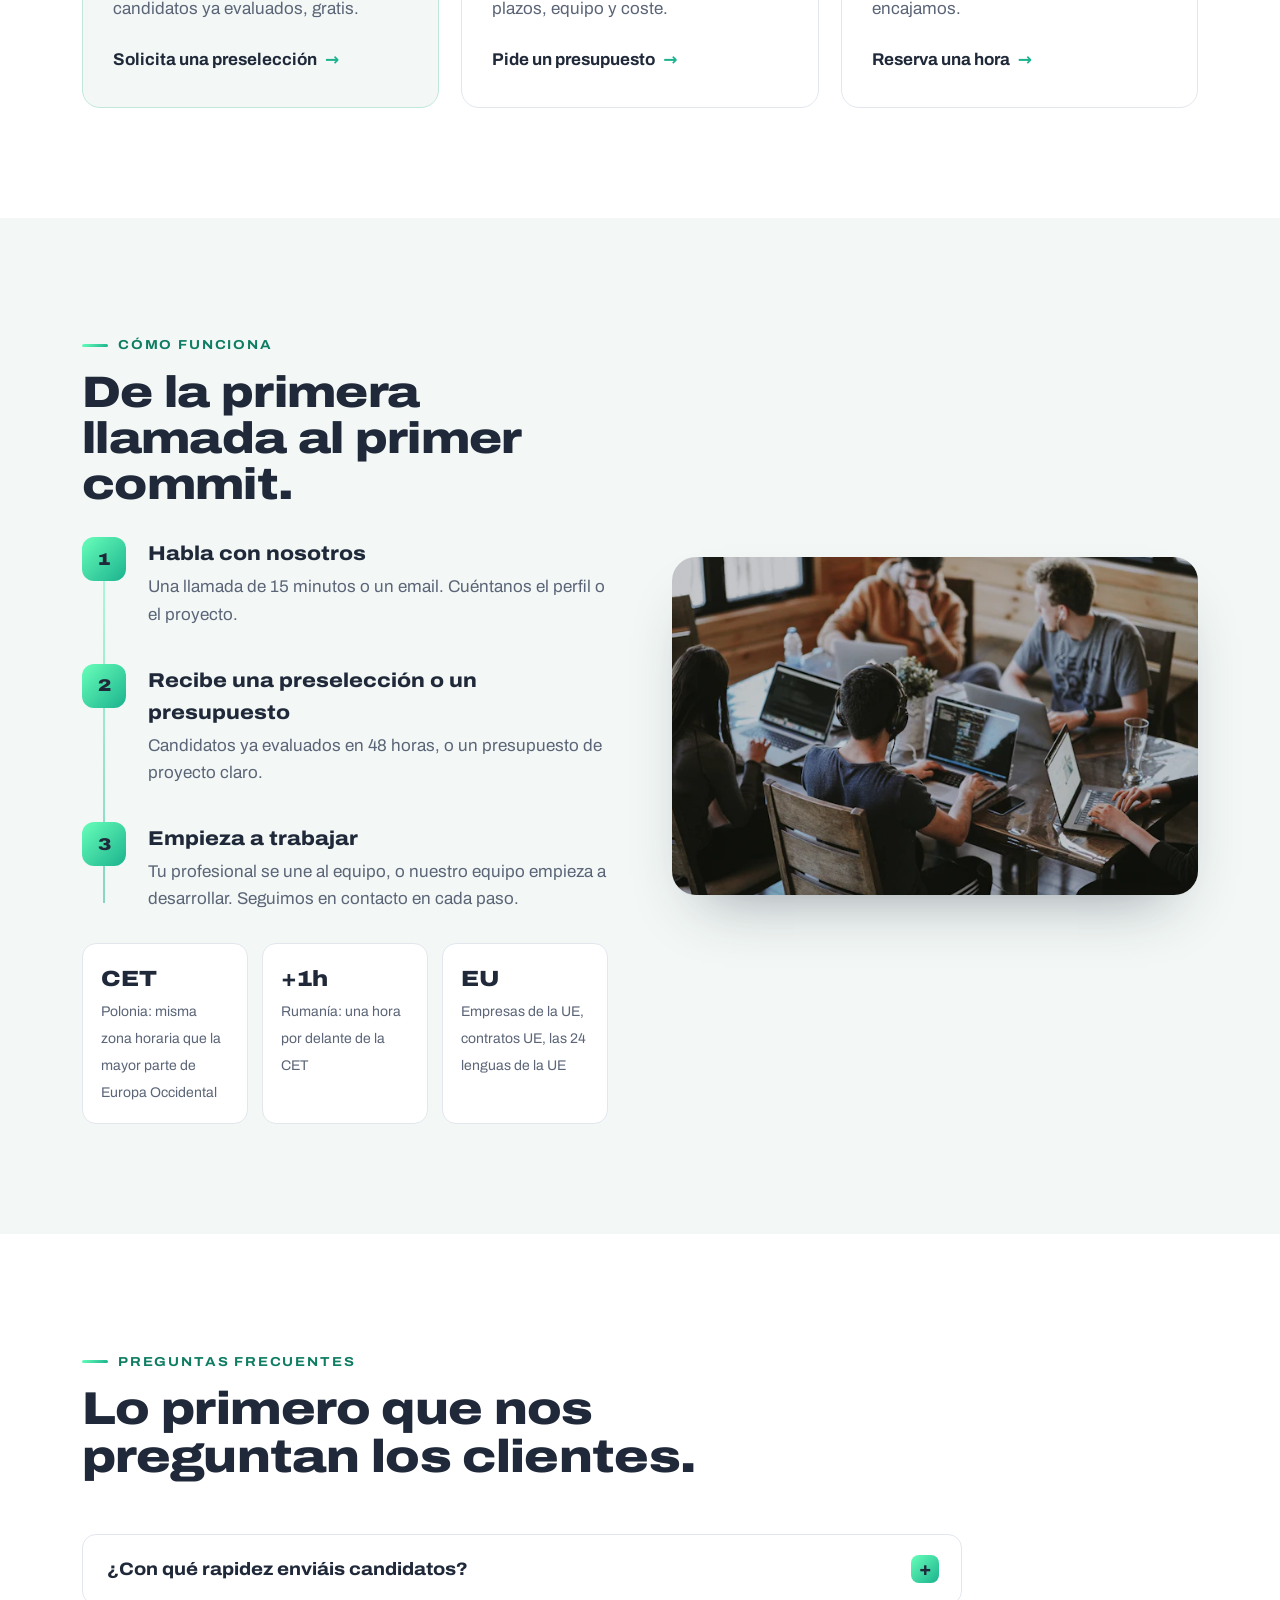
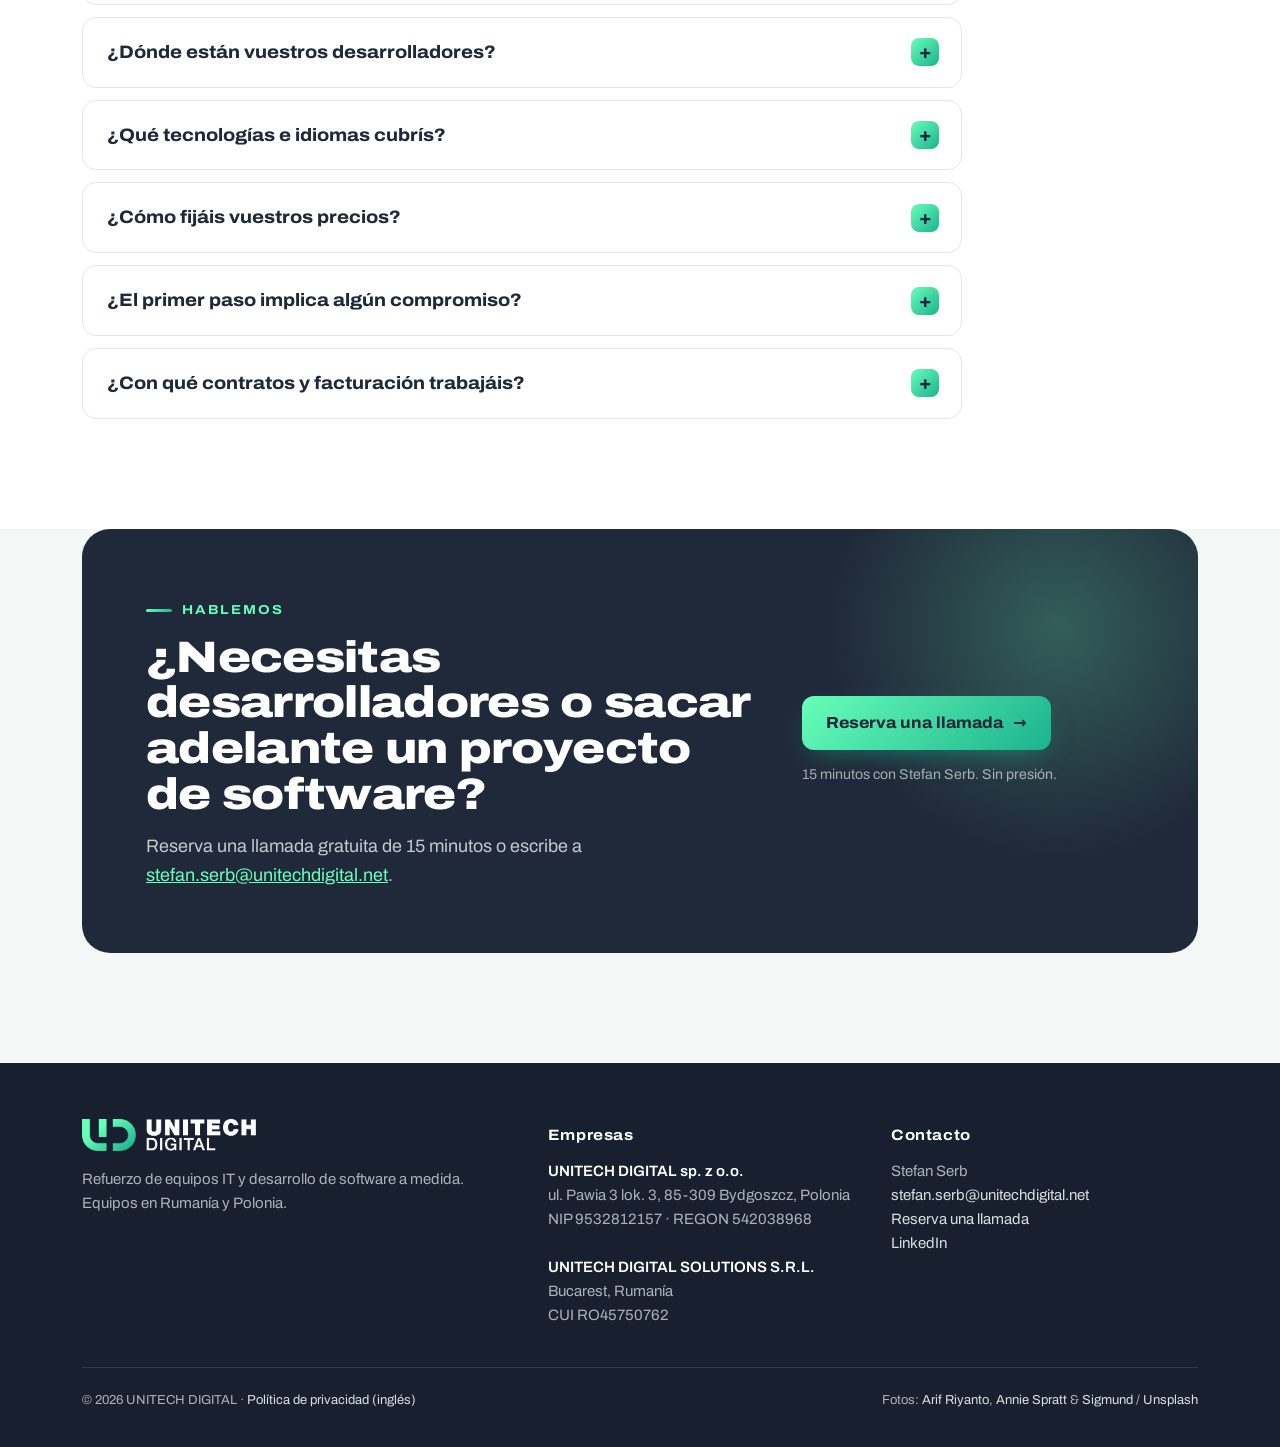
<file: es/index.html>
<!doctype html>
<html lang="es">
<head>
<meta charset="utf-8">
<meta name="viewport" content="width=device-width, initial-scale=1">
<title>UNITECH DIGITAL | Refuerzo de equipos IT y software a medida</title>
<meta name="description" content="UNITECH DIGITAL: desarrolladores, ingenieros DevOps y QA bajo contrato, y desarrollo de software a medida. Equipos nearshore en la UE, en Rumanía y Polonia. Rápido, cercano y rentable.">
<meta http-equiv="Content-Security-Policy" content="default-src 'self'; script-src 'self' 'sha256-/x7W7R75k8Roq0WaVRQX9blP4OufE5xbAdzklGxsgpw='; style-src 'self' 'unsafe-inline'; img-src 'self' data:; font-src 'self'; connect-src 'self'; object-src 'none'; base-uri 'self'; form-action 'none'">
<meta name="referrer" content="strict-origin-when-cross-origin">
<script>document.documentElement.classList.add('js');</script>
<link rel="canonical" href="https://unitechdigital.net/es/">
<link rel="alternate" hreflang="en" href="https://unitechdigital.net/">
<link rel="alternate" hreflang="fr" href="https://unitechdigital.net/fr/">
<link rel="alternate" hreflang="nl" href="https://unitechdigital.net/nl/">
<link rel="alternate" hreflang="de" href="https://unitechdigital.net/de/">
<link rel="alternate" hreflang="it" href="https://unitechdigital.net/it/">
<link rel="alternate" hreflang="es" href="https://unitechdigital.net/es/">
<link rel="alternate" hreflang="pt" href="https://unitechdigital.net/pt/">
<link rel="alternate" hreflang="pl" href="https://unitechdigital.net/pl/">
<link rel="alternate" hreflang="sv" href="https://unitechdigital.net/sv/">
<link rel="alternate" hreflang="da" href="https://unitechdigital.net/da/">
<link rel="alternate" hreflang="fi" href="https://unitechdigital.net/fi/">
<link rel="alternate" hreflang="x-default" href="https://unitechdigital.net/">
<meta property="og:title" content="UNITECH DIGITAL | Refuerzo de equipos IT y software a medida">
<meta property="og:description" content="Desarrolladores, ingenieros DevOps y QA bajo contrato, y software a medida. Equipos nearshore en la UE, en Rumanía y Polonia.">
<meta property="og:url" content="https://unitechdigital.net/es/">
<meta property="og:type" content="website">
<meta property="og:locale" content="es_ES">
<meta property="og:image" content="https://unitechdigital.net/assets/logo.png">
<meta name="theme-color" content="#202939">
<link rel="icon" href="../assets/favicon.ico" sizes="any">
<link rel="icon" type="image/png" sizes="32x32" href="../assets/favicon-32x32.png">
<link rel="icon" type="image/png" sizes="16x16" href="../assets/favicon-16x16.png">
<link rel="apple-touch-icon" href="../assets/apple-icon-180x180.png">
<link rel="preload" href="../assets/fonts/archivo-latin.woff2" as="font" type="font/woff2" crossorigin>
<link rel="preload" as="image" href="../assets/hero-640.webp" imagesrcset="../assets/hero-640.webp 640w, ../assets/hero-1100.webp 1100w" imagesizes="(max-width: 960px) 440px, 460px">
<link rel="stylesheet" href="../assets/site.css">
<script type="application/ld+json">
{
  "@context": "https://schema.org",
  "@graph": [
    {
      "@type": "Organization",
      "@id": "https://unitechdigital.net/#org",
      "name": "UNITECH DIGITAL",
      "url": "https://unitechdigital.net/",
      "logo": "https://unitechdigital.net/assets/logo.png",
      "description": "Desarrolladores, ingenieros DevOps y QA bajo contrato, y software a medida. Equipos nearshore en la UE, en Rumanía y Polonia.",
      "email": "stefan.serb@unitechdigital.net",
      "sameAs": [
        "https://www.linkedin.com/company/102183329/"
      ],
      "knowsLanguage": [
        "bg",
        "hr",
        "cs",
        "da",
        "nl",
        "en",
        "et",
        "fi",
        "fr",
        "de",
        "el",
        "hu",
        "ga",
        "it",
        "lv",
        "lt",
        "mt",
        "pl",
        "pt",
        "ro",
        "sk",
        "sl",
        "es",
        "sv"
      ],
      "areaServed": "Europe",
      "contactPoint": {
        "@type": "ContactPoint",
        "contactType": "sales",
        "email": "stefan.serb@unitechdigital.net",
        "name": "Stefan Serb"
      },
      "subOrganization": [
        {
          "@type": "Organization",
          "legalName": "UNITECH DIGITAL sp. z o.o.",
          "taxID": "9532812157",
          "address": {
            "@type": "PostalAddress",
            "streetAddress": "ul. Pawia 3 lok. 3",
            "postalCode": "85-309",
            "addressLocality": "Bydgoszcz",
            "addressCountry": "PL"
          }
        },
        {
          "@type": "Organization",
          "legalName": "UNITECH DIGITAL SOLUTIONS S.R.L.",
          "vatID": "RO45750762",
          "address": {
            "@type": "PostalAddress",
            "addressLocality": "Bucharest",
            "addressCountry": "RO"
          }
        }
      ]
    },
    {
      "@type": "WebPage",
      "@id": "https://unitechdigital.net/es/#page",
      "url": "https://unitechdigital.net/es/",
      "name": "UNITECH DIGITAL | Refuerzo de equipos IT y software a medida",
      "inLanguage": "es",
      "about": {
        "@id": "https://unitechdigital.net/#org"
      }
    },
    {
      "@type": "FAQPage",
      "@id": "https://unitechdigital.net/es/#faq",
      "inLanguage": "es",
      "mainEntity": [
        {
          "@type": "Question",
          "name": "¿Con qué rapidez enviáis candidatos?",
          "acceptedAnswer": {
            "@type": "Answer",
            "text": "En las 48 horas siguientes a entender el perfil, te enviamos una preselección de 2-3 candidatos ya evaluados. La preselección es gratuita y tú decides si quieres entrevistarlos."
          }
        },
        {
          "@type": "Question",
          "name": "¿Dónde están vuestros desarrolladores?",
          "acceptedAnswer": {
            "@type": "Answer",
            "text": "Nuestros equipos están en Rumanía y Polonia, dentro de la UE. Polonia comparte zona horaria con la mayor parte de Europa Occidental y Rumanía va una hora por delante, así que los horarios laborales coinciden por completo."
          }
        },
        {
          "@type": "Question",
          "name": "¿Qué tecnologías e idiomas cubrís?",
          "acceptedAnswer": {
            "@type": "Answer",
            "text": "Todo el abanico de tecnologías modernas, desde Java, .NET, Python y JavaScript hasta móvil, datos, AWS, Azure y DevOps. Nuestro equipo cubre las 24 lenguas oficiales de la UE."
          }
        },
        {
          "@type": "Question",
          "name": "¿Cómo fijáis vuestros precios?",
          "acceptedAnswer": {
            "@type": "Answer",
            "text": "Nuestras tarifas son competitivas porque somos un equipo pequeño con una estructura ligera. Presupuestamos por perfil o por proyecto tras una breve llamada, para que solo pagues por lo que realmente necesitas."
          }
        },
        {
          "@type": "Question",
          "name": "¿El primer paso implica algún compromiso?",
          "acceptedAnswer": {
            "@type": "Answer",
            "text": "No. La llamada de 15 minutos, la preselección de CV y el presupuesto de proyecto son gratuitos, sin contrato ni obligación."
          }
        },
        {
          "@type": "Question",
          "name": "¿Con qué contratos y facturación trabajáis?",
          "acceptedAnswer": {
            "@type": "Answer",
            "text": "Contratas con una empresa de la UE, UNITECH DIGITAL sp. z o.o. en Polonia o UNITECH DIGITAL SOLUTIONS S.R.L. en Rumanía, con facturación estándar de la UE."
          }
        }
      ]
    }
  ]
}
</script>
</head>
<body>

<header class="top" id="top">
  <div class="wrap">
    <a class="logo" href="../"><img src="../assets/logo-white.png" alt="UNITECH DIGITAL" width="196" height="36"></a>
    <nav class="links">
      <a href="#services">Servicios</a>
      <a href="#technologies">Tecnologías</a>
      <a href="#why">Por qué nosotros</a>
      <a href="#start">Empieza gratis</a>
      <a href="#faq">Preguntas frecuentes</a>
      <details class="lang"><summary aria-label="Idioma">ES</summary><ul><li><a href="../" hreflang="en" lang="en">English <span>EN</span></a></li><li><a href="../fr/" hreflang="fr" lang="fr">Français <span>FR</span></a></li><li><a href="../nl/" hreflang="nl" lang="nl">Nederlands <span>NL</span></a></li><li><a href="../de/" hreflang="de" lang="de">Deutsch <span>DE</span></a></li><li><a href="../it/" hreflang="it" lang="it">Italiano <span>IT</span></a></li><li><a href="../es/" hreflang="es" lang="es" aria-current="true">Español <span>ES</span></a></li><li><a href="../pt/" hreflang="pt" lang="pt">Português <span>PT</span></a></li><li><a href="../pl/" hreflang="pl" lang="pl">Polski <span>PL</span></a></li><li><a href="../sv/" hreflang="sv" lang="sv">Svenska <span>SV</span></a></li><li><a href="../da/" hreflang="da" lang="da">Dansk <span>DA</span></a></li><li><a href="../fi/" hreflang="fi" lang="fi">Suomi <span>FI</span></a></li></ul></details>
      <a class="btn small" href="https://calendly.com/stefan-serb-unitechdigital" target="_blank" rel="noopener">Reserva una llamada</a>
    </nav>
  </div>
</header>

<main>
  <section class="hero on-dark">
    <div class="wrap">
      <div>
        <div class="kicker rise d1">Outsourcing IT · Nearshore en la UE</div>
        <h1 class="display rise d2">Desarrolladores cuando los necesitas. <span class="hl">Software cuando necesitas construirlo.</span></h1>
        <p class="lead rise d3">UNITECH DIGITAL incorpora desarrolladores, ingenieros DevOps y QA bajo contrato a tu equipo, y desarrolla software a medida para ti. Equipos en Rumanía y Polonia: arranque rápido, trato cercano y costes ajustados.</p>
        <div class="ctas rise d4">
          <a class="btn" href="https://calendly.com/stefan-serb-unitechdigital" target="_blank" rel="noopener">Reserva una llamada gratuita de 15 minutos <span class="arr">&rarr;</span></a>
          <a class="btn line" href="#start">Recibe 2-3 CV en 48 h</a>
        </div>
        <div class="facts rise d5">
          <div class="fact"><b>48h</b><span>hasta una preselección verificada</span></div>
          <div class="fact"><b>24/7</b><span>disponibles para cada cliente</span></div>
          <div class="fact"><b>RO + PL</b><span>Equipos UE, contratos UE</span></div>
        </div>
      </div>
      <div class="hero-visual rise d3">
        <div class="frame"><img src="../assets/hero-640.webp" srcset="../assets/hero-640.webp 640w, ../assets/hero-1100.webp 1100w" sizes="(max-width: 960px) 440px, 460px" alt="Un desarrollador escribiendo código en su escritorio en una oficina con mucha actividad" width="640" height="800" fetchpriority="high"></div>
        <img class="mark" src="../assets/mark.png" alt="" width="913" height="541">
        <div class="float f1"><span class="dot">3</span><div><b>CV preseleccionados</b>preselección en 48 horas</div></div>
        <div class="float f2"><span class="dot">&#10003;</span><div><b>Se une a tu equipo</b>tus herramientas, tu proceso</div></div>
      </div>
    </div>
  </section>

  <div class="strip" aria-hidden="true">
    <div class="track"><span>Desarrolladores backend</span><span>Desarrolladores frontend</span><span>Full stack</span><span>Ingenieros DevOps</span><span>Ingenieros QA</span><span>Software a medida</span><span>Desarrolladores backend</span><span>Desarrolladores frontend</span><span>Full stack</span><span>Ingenieros DevOps</span><span>Ingenieros QA</span><span>Software a medida</span></div>
  </div>

  <section class="block" id="services">
    <div class="wrap">
      <div class="head reveal">
        <div class="kicker">Qué hacemos</div>
        <h2 class="display">Dos formas de ganar capacidad técnica sin un largo proceso de contratación.</h2>
      </div>
      <div class="services">
        <article class="svc reveal">
          <div class="ph"><img src="../assets/team-640.webp" srcset="../assets/team-640.webp 640w, ../assets/team-1100.webp 1100w" sizes="(max-width: 960px) 100vw, 560px" alt="Un equipo de desarrolladores trabajando en sus ordenadores" loading="lazy" decoding="async" width="640" height="412"><span class="num">01</span></div>
          <div class="body">
            <h3>Refuerzo de equipos</h3>
            <p>Buscamos e incorporamos profesionales IT bajo contrato dentro de tu equipo. Trabajan con tus herramientas y tus procesos, durante el tiempo que los necesites.</p>
            <div class="chips"><span class="chip">Backend</span><span class="chip">Frontend</span><span class="chip">Full stack</span><span class="chip">DevOps</span><span class="chip">QA</span></div>
          </div>
        </article>
        <article class="svc reveal">
          <div class="ph"><img src="../assets/code-640.webp" srcset="../assets/code-640.webp 640w, ../assets/code-1100.webp 1100w" sizes="(max-width: 960px) 100vw, 560px" alt="Dos desarrolladores trabajando en código en monitores grandes" loading="lazy" decoding="async" width="640" height="412"><span class="num">02</span></div>
          <div class="body">
            <h3>Desarrollo de software a medida</h3>
            <p>¿Tienes un proyecto pero no el equipo para desarrollarlo? Planificamos, desarrollamos y entregamos software a medida como proyecto, con un único interlocutor de principio a fin.</p>
            <div class="chips"><span class="chip">Aplicaciones web y backend</span><span class="chip">Integraciones</span><span class="chip">Herramientas internas</span><span class="chip">Mantenimiento</span></div>
          </div>
        </article>
      </div>
    </div>
  </section>

  <section class="block stack" id="technologies">
    <div class="wrap">
      <div class="head reveal">
        <div class="kicker">Tecnologías e idiomas</div>
        <h2 class="display">Tu stack. Tu idioma.</h2>
        <p>Nuestros profesionales cubren todo el abanico de tecnologías modernas. Estas son las que más nos piden los clientes.</p>
      </div>
      <div class="stack-grid">
        <div class="panel reveal">
          <h3>Las 20 tecnologías más pedidas</h3>
          <p>Backend, frontend, móvil, datos, cloud y DevOps.</p>
          <div class="tech">
            <span>Java</span><span>C# / .NET</span><span>Python</span><span>JavaScript</span>
            <span>TypeScript</span><span>Node.js</span><span>React</span><span>Angular</span>
            <span>Vue.js</span><span>PHP</span><span>Go</span><span>Kotlin</span>
            <span>Swift</span><span>Flutter</span><span>React Native</span><span>PostgreSQL</span>
            <span>MongoDB</span><span>AWS</span><span>Azure</span><span>Docker &amp; Kubernetes</span>
          </div>
        </div>
        <div class="panel dark reveal">
          <h3>Todos los idiomas de la UE</h3>
          <div class="langs-big">24</div>
          <p>Nuestro equipo cubre las 24 lenguas oficiales de la Unión Europea.</p>
          <div class="langs"><span>Búlgaro</span><span>Croata</span><span>Checo</span><span>Danés</span><span>Neerlandés</span><span>Inglés</span><span>Estonio</span><span>Finés</span><span>Francés</span><span>Alemán</span><span>Griego</span><span>Húngaro</span><span>Irlandés</span><span>Italiano</span><span>Letón</span><span>Lituano</span><span>Maltés</span><span>Polaco</span><span>Portugués</span><span>Rumano</span><span>Eslovaco</span><span>Esloveno</span><span>Español</span><span>Sueco</span></div>
        </div>
      </div>
    </div>
  </section>

  <section class="block why on-dark" id="why">
    <div class="wrap">
      <div class="head reveal">
        <div class="kicker">Por qué UNITECH</div>
        <h2 class="display">Pequeños a propósito. Por eso somos rápidos y accesibles.</h2>
        <p>Las grandes consultoras añaden capas. Nosotros trabajamos con pocos clientes, así que siempre hablas con personas que conocen tu proyecto.</p>
      </div>
      <div class="why-grid reveal">
        <div class="why-item"><div class="big">Rápido</div><h3>Empieza en días, no en meses</h3><p>Los profesionales y los equipos de proyecto arrancan enseguida, mientras que una contratación interna puede llevar un trimestre.</p></div>
        <div class="why-item"><div class="big">24/7</div><h3>Atención personal</h3><p>Cada cliente recibe atención real, y estamos disponibles a cualquier hora cuando algo importa.</p></div>
        <div class="why-item"><div class="big">&minus;&euro;</div><h3>Menos coste, menos quebraderos de cabeza</h3><p>Una estructura ligera significa tarifas competitivas, sin las capas de gestores de cuenta de las grandes agencias.</p></div>
      </div>
    </div>
  </section>

  <section class="block" id="start">
    <div class="wrap">
      <div class="head reveal">
        <div class="kicker">Empieza gratis</div>
        <h2 class="display">Elige un primer paso. Sin contrato ni compromiso.</h2>
      </div>
      <div class="offers">
        <div class="offer featured reveal">
          <span class="badge">El más solicitado</span>
          <span class="tag">¿Buscas desarrolladores?</span>
          <h3>2-3 CV verificados en 48 horas</h3>
          <p>Cuéntanos el perfil. En 48 horas recibes una preselección de 2-3 candidatos ya evaluados, gratis.</p>
          <a class="go" href="mailto:stefan.serb@unitechdigital.net?subject=Solicitud%20de%20preselecci%C3%B3n%20de%20CV">Solicita una preselección</a>
        </div>
        <div class="offer reveal">
          <span class="tag">¿Tienes un proyecto?</span>
          <h3>Presupuesto de proyecto gratuito</h3>
          <p>Describe lo que quieres construir y recibe gratis una estimación de plazos, equipo y coste.</p>
          <a class="go" href="mailto:stefan.serb@unitechdigital.net?subject=Solicitud%20de%20presupuesto%20de%20proyecto">Pide un presupuesto</a>
        </div>
        <div class="offer reveal">
          <span class="tag">¿Solo estás explorando?</span>
          <h3>Llamada de 15 minutos</h3>
          <p>Una llamada breve y sin presión con Stefan Serb sobre lo que necesitas y si encajamos.</p>
          <a class="go" href="https://calendly.com/stefan-serb-unitechdigital" target="_blank" rel="noopener">Reserva una hora</a>
        </div>
      </div>
    </div>
  </section>

  <section class="block near" id="nearshore">
    <div class="wrap split">
      <div class="reveal">
        <div class="kicker">Cómo funciona</div>
        <h2 class="display" style="font-size:clamp(30px,3.6vw,44px);margin:14px 0 30px">De la primera llamada al primer commit.</h2>
        <ol class="steps">
          <li><span class="n">1</span><h3>Habla con nosotros</h3><p>Una llamada de 15 minutos o un email. Cuéntanos el perfil o el proyecto.</p></li>
          <li><span class="n">2</span><h3>Recibe una preselección o un presupuesto</h3><p>Candidatos ya evaluados en 48 horas, o un presupuesto de proyecto claro.</p></li>
          <li><span class="n">3</span><h3>Empieza a trabajar</h3><p>Tu profesional se une al equipo, o nuestro equipo empieza a desarrollar. Seguimos en contacto en cada paso.</p></li>
        </ol>
        <div class="tz">
          <div><b>CET</b><span>Polonia: misma zona horaria que la mayor parte de Europa Occidental</span></div>
          <div><b>+1h</b><span>Rumanía: una hora por delante de la CET</span></div>
          <div><b>EU</b><span>Empresas de la UE, contratos UE, las 24 lenguas de la UE</span></div>
        </div>
      </div>
      <div class="ph reveal"><img src="../assets/work-640.webp" srcset="../assets/work-640.webp 640w, ../assets/work-1100.webp 1100w" sizes="(max-width: 960px) 100vw, 540px" alt="Un equipo de desarrolladores trabajando con portátiles alrededor de una mesa" loading="lazy" decoding="async" width="640" height="412"></div>
    </div>
  </section>

  <section class="block" id="faq">
    <div class="wrap">
      <div class="head reveal">
        <div class="kicker">Preguntas frecuentes</div>
        <h2 class="display">Lo primero que nos preguntan los clientes.</h2>
      </div>
      <div class="faq-list reveal"><details><summary>¿Con qué rapidez enviáis candidatos?</summary><p>En las 48 horas siguientes a entender el perfil, te enviamos una preselección de 2-3 candidatos ya evaluados. La preselección es gratuita y tú decides si quieres entrevistarlos.</p></details><details><summary>¿Dónde están vuestros desarrolladores?</summary><p>Nuestros equipos están en Rumanía y Polonia, dentro de la UE. Polonia comparte zona horaria con la mayor parte de Europa Occidental y Rumanía va una hora por delante, así que los horarios laborales coinciden por completo.</p></details><details><summary>¿Qué tecnologías e idiomas cubrís?</summary><p>Todo el abanico de tecnologías modernas, desde Java, .NET, Python y JavaScript hasta móvil, datos, AWS, Azure y DevOps. Nuestro equipo cubre las 24 lenguas oficiales de la UE.</p></details><details><summary>¿Cómo fijáis vuestros precios?</summary><p>Nuestras tarifas son competitivas porque somos un equipo pequeño con una estructura ligera. Presupuestamos por perfil o por proyecto tras una breve llamada, para que solo pagues por lo que realmente necesitas.</p></details><details><summary>¿El primer paso implica algún compromiso?</summary><p>No. La llamada de 15 minutos, la preselección de CV y el presupuesto de proyecto son gratuitos, sin contrato ni obligación.</p></details><details><summary>¿Con qué contratos y facturación trabajáis?</summary><p>Contratas con una empresa de la UE, UNITECH DIGITAL sp. z o.o. en Polonia o UNITECH DIGITAL SOLUTIONS S.R.L. en Rumanía, con facturación estándar de la UE.</p></details></div>
    </div>
  </section>

  <section class="cta" id="contact">
    <div class="wrap">
      <div class="cta-box reveal on-dark">
        <div style="position:relative;z-index:1">
          <div class="kicker">Hablemos</div>
          <h2 class="display">¿Necesitas desarrolladores o sacar adelante un proyecto de software?</h2>
          <p>Reserva una llamada gratuita de 15 minutos o escribe a <a href="mailto:stefan.serb@unitechdigital.net">stefan.serb@unitechdigital.net</a>.</p>
        </div>
        <div class="side">
          <a class="btn" href="https://calendly.com/stefan-serb-unitechdigital" target="_blank" rel="noopener">Reserva una llamada <span class="arr">&rarr;</span></a>
          <small>15 minutos con Stefan Serb. Sin presión.</small>
        </div>
      </div>
    </div>
  </section>
</main>

<footer>
  <div class="wrap">
    <div class="cols">
      <div>
        <img src="../assets/logo-white.png" alt="UNITECH DIGITAL" width="174" height="32">
        <div>Refuerzo de equipos IT y desarrollo de software a medida.<br>Equipos en Rumanía y Polonia.</div>
      </div>
      <div>
        <h4>Empresas</h4>
        <b style="color:#fff;font-weight:600">UNITECH DIGITAL sp. z o.o.</b><br>
        ul. Pawia 3 lok. 3, 85-309 Bydgoszcz, Polonia<br>
        NIP 9532812157 &middot; REGON 542038968<br><br>
        <b style="color:#fff;font-weight:600">UNITECH DIGITAL SOLUTIONS S.R.L.</b><br>
        Bucarest, Rumanía<br>
        CUI RO45750762
      </div>
      <div>
        <h4>Contacto</h4>
        Stefan Serb<br>
        <a href="mailto:stefan.serb@unitechdigital.net">stefan.serb@unitechdigital.net</a><br>
        <a href="https://calendly.com/stefan-serb-unitechdigital" target="_blank" rel="noopener">Reserva una llamada</a><br>
        <a href="https://www.linkedin.com/company/102183329/" target="_blank" rel="noopener">LinkedIn</a>
      </div>
    </div>
    <div class="legal">
      <span>&copy; <span id="y">2026</span> UNITECH DIGITAL &middot; <a href="../privacy.html">Política de privacidad (inglés)</a></span>
      <span>Fotos: <a href="https://unsplash.com/@arifriyanto" target="_blank" rel="noopener">Arif Riyanto</a>, <a href="https://unsplash.com/@anniespratt" target="_blank" rel="noopener">Annie Spratt</a> &amp; <a href="https://unsplash.com/@sigmund" target="_blank" rel="noopener">Sigmund</a> / <a href="https://unsplash.com" target="_blank" rel="noopener">Unsplash</a></span>
    </div>
  </div>
</footer>

<script src="../assets/site.js" defer></script>
</body>
</html>
</file>
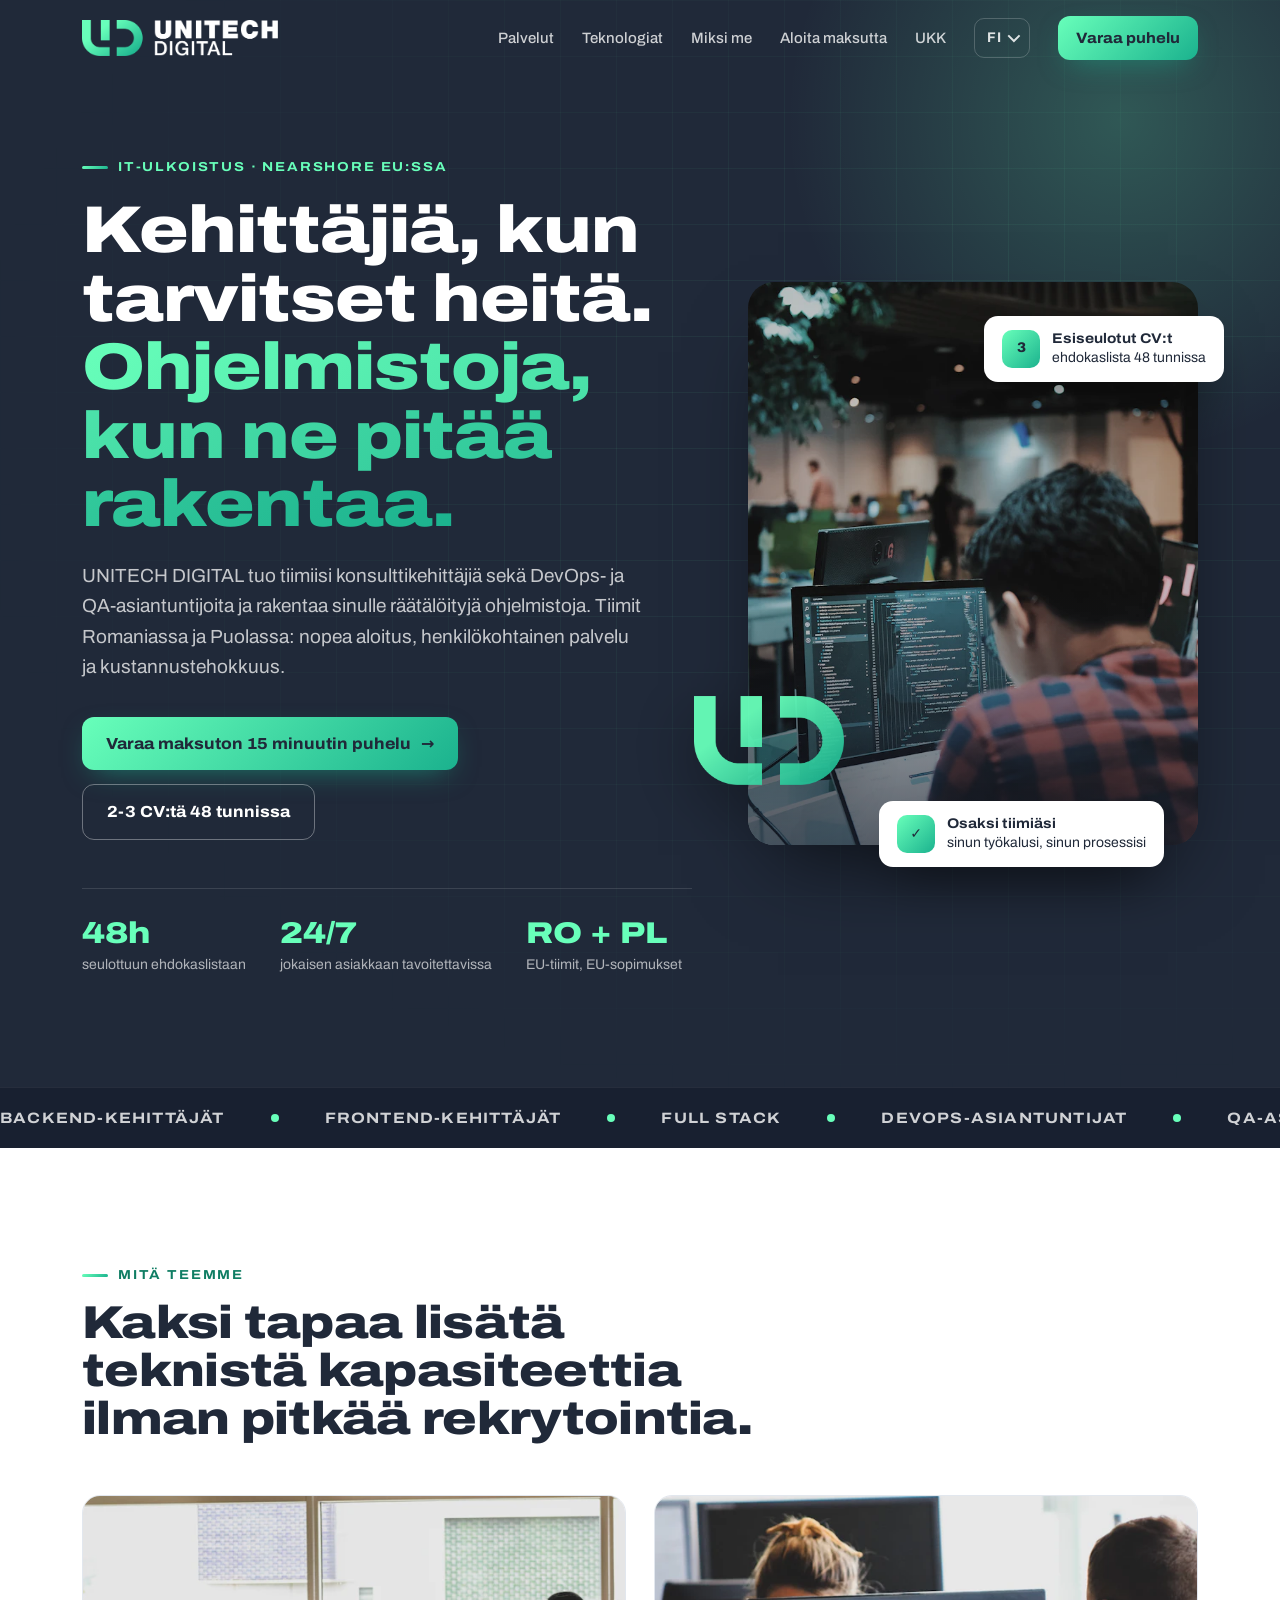
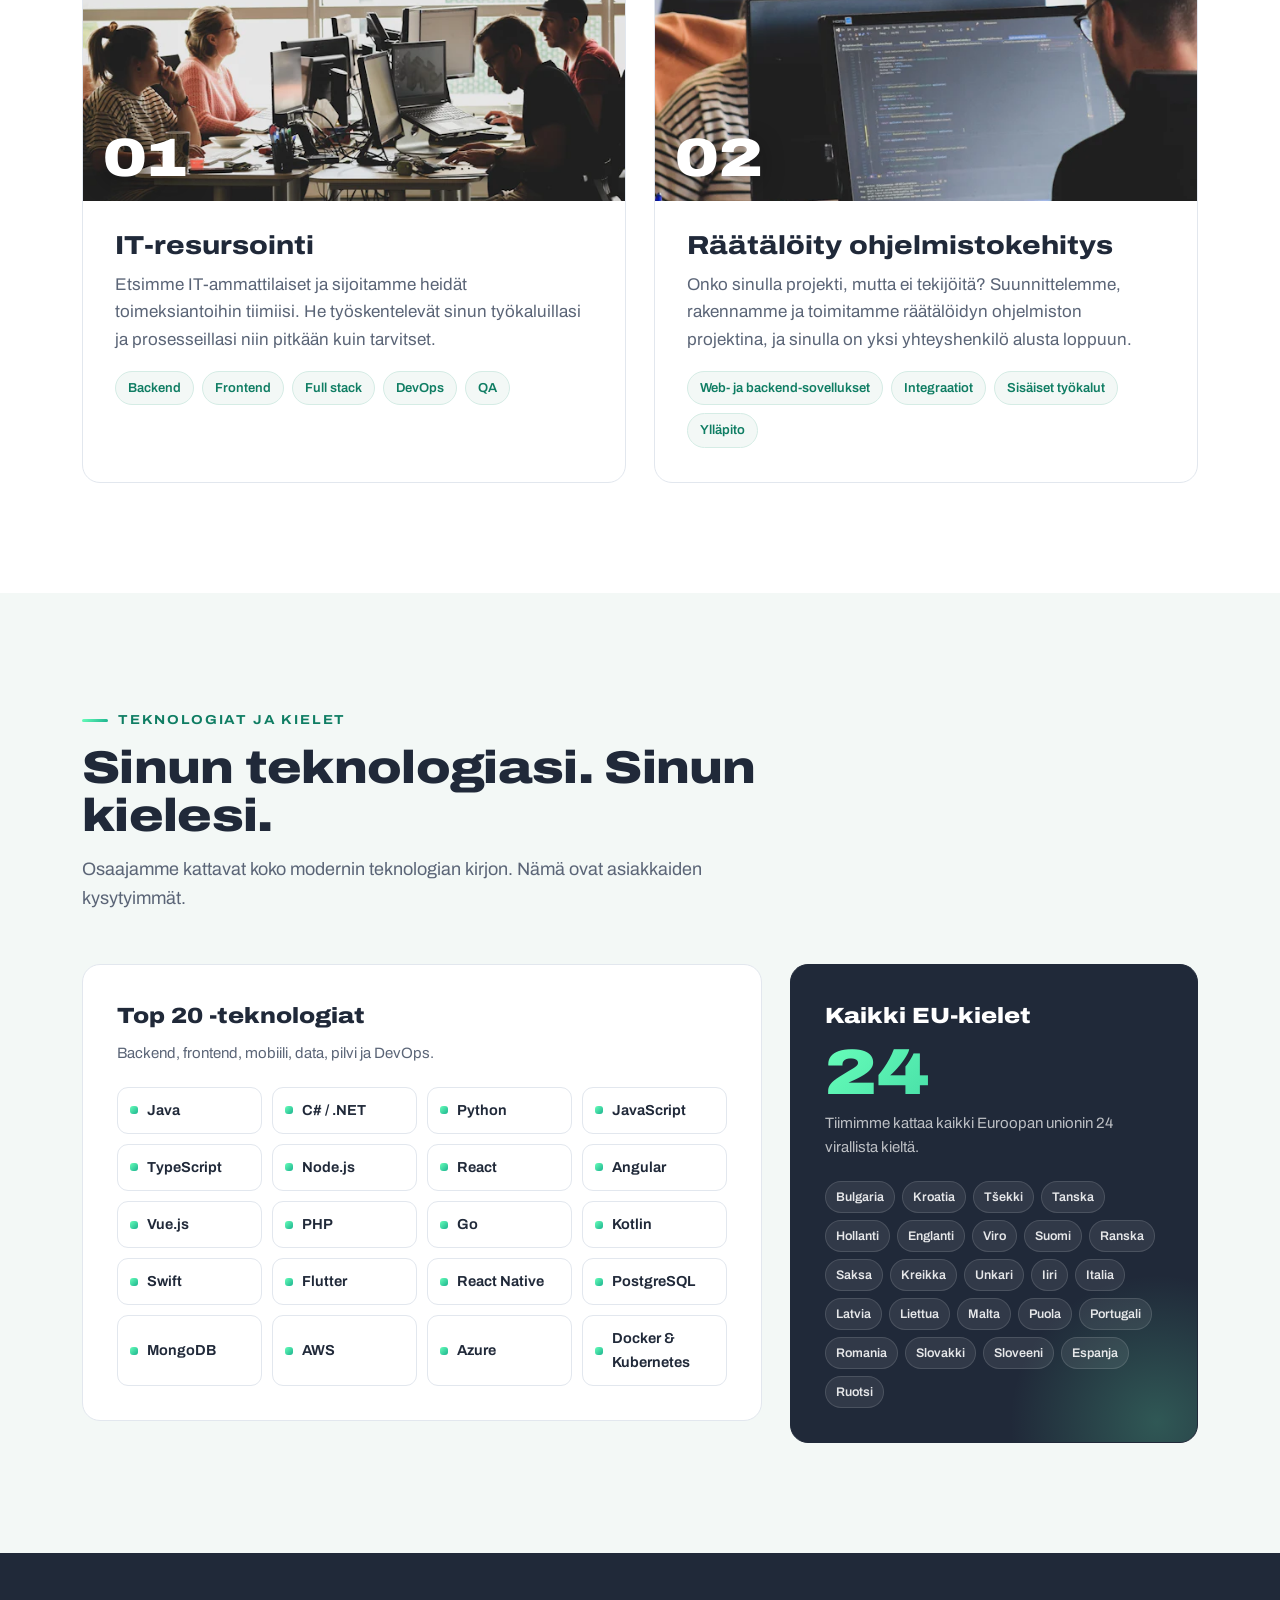
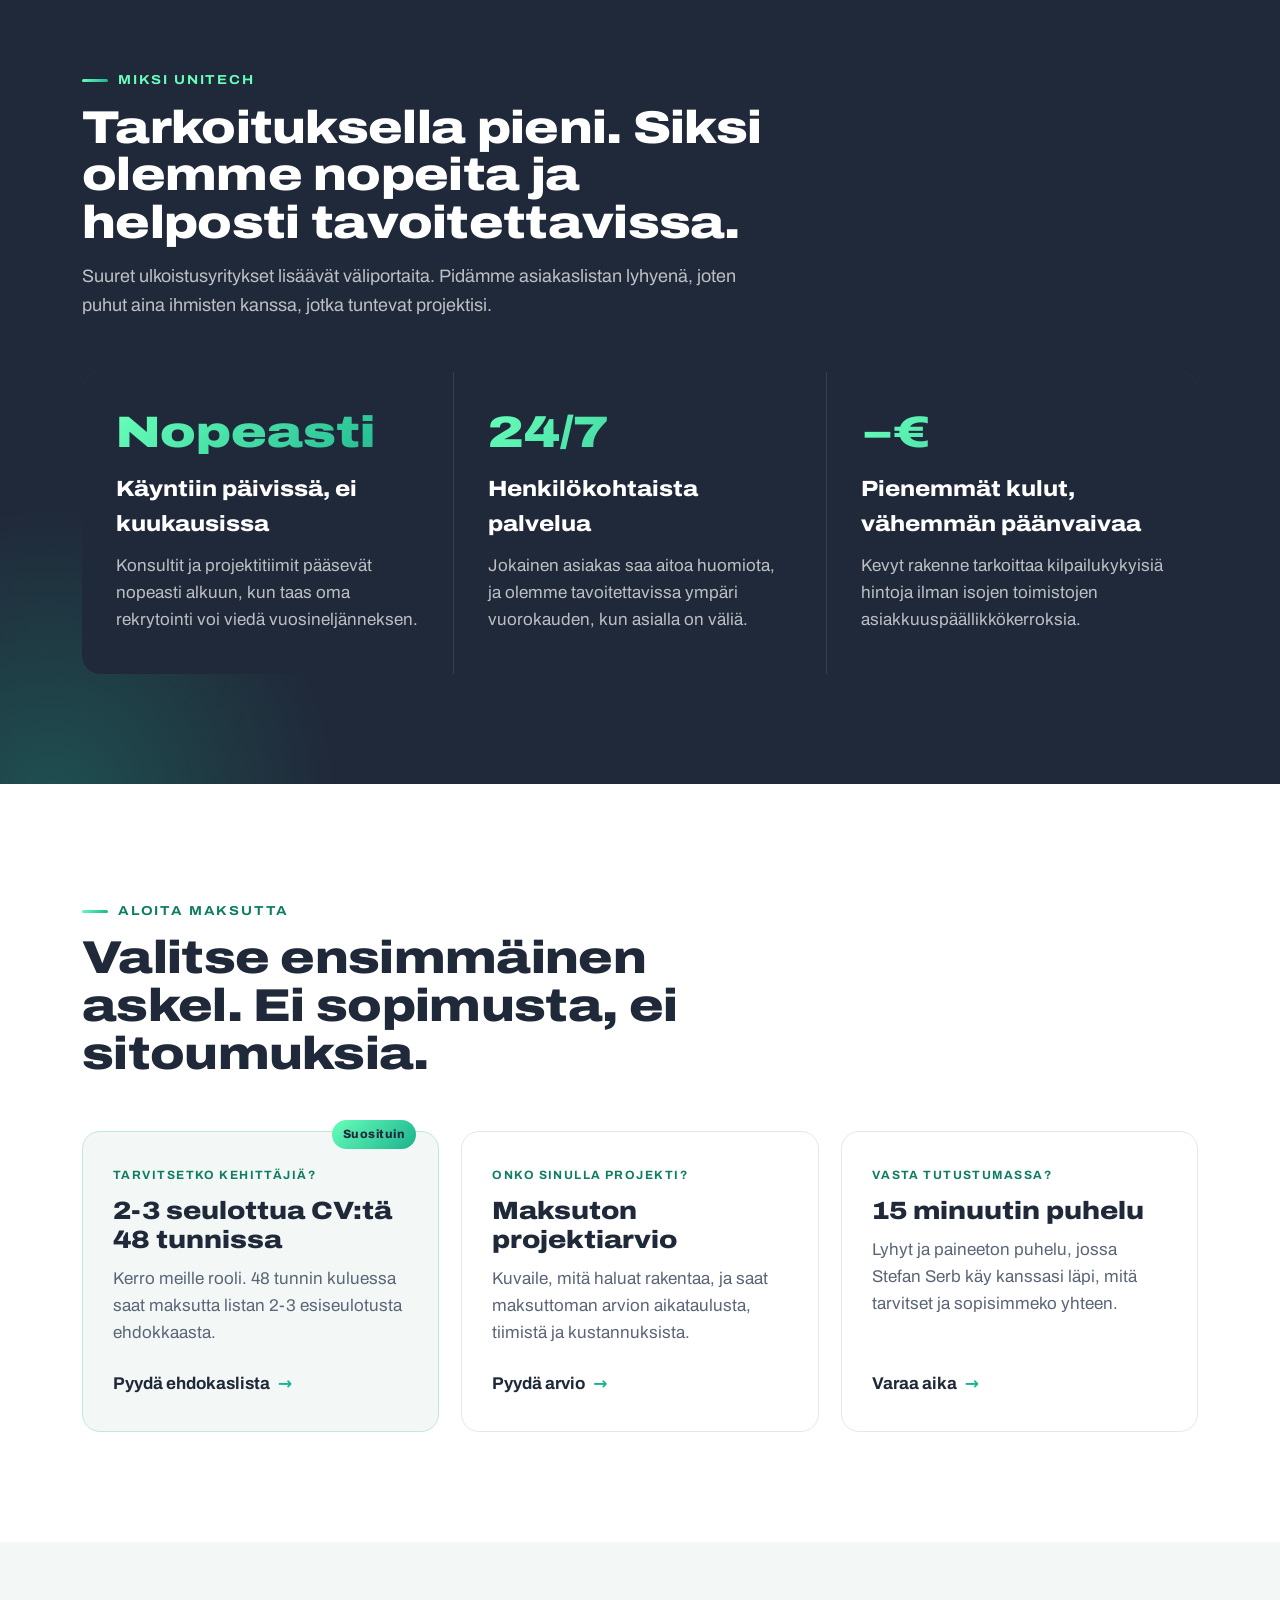
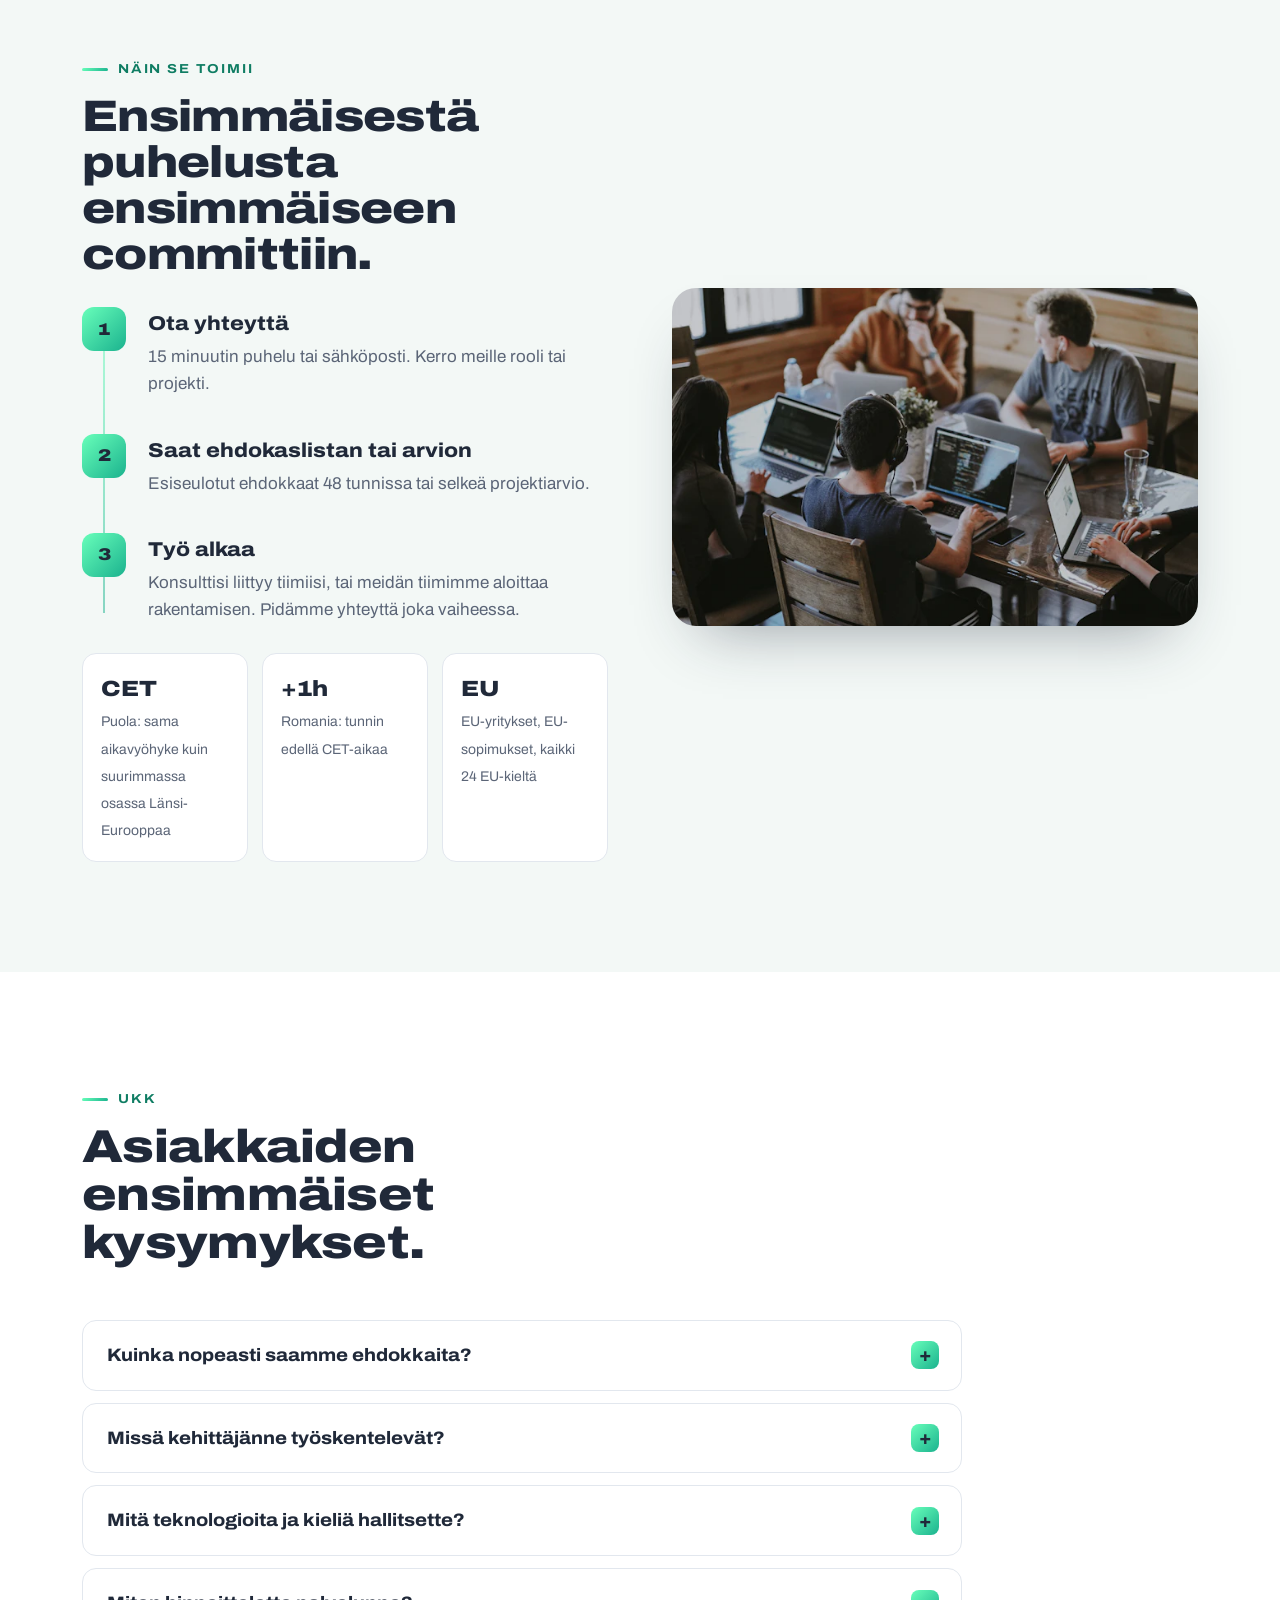
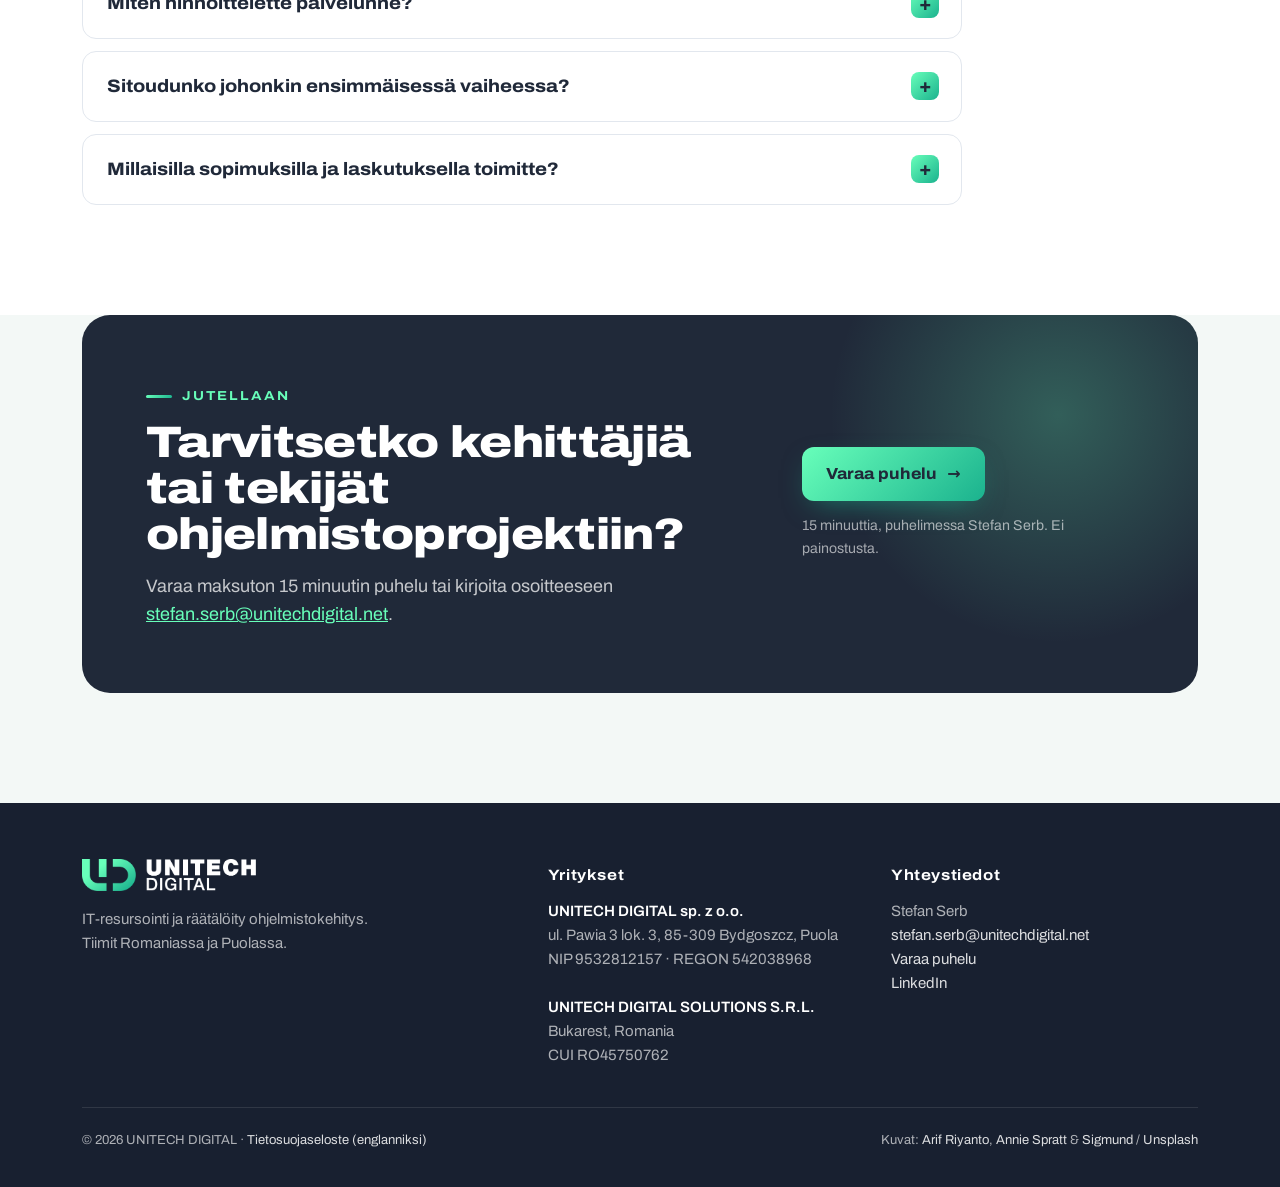
<file: fi/index.html>
<!doctype html>
<html lang="fi">
<head>
<meta charset="utf-8">
<meta name="viewport" content="width=device-width, initial-scale=1">
<title>UNITECH DIGITAL | IT-resursointi ja räätälöidyt ohjelmistot</title>
<meta name="description" content="UNITECH DIGITAL: konsulttikehittäjät, DevOps- ja QA-asiantuntijat sekä räätälöity ohjelmistokehitys. EU:n nearshore-tiimit Romaniassa ja Puolassa. Nopeasti, henkilökohtaisesti ja kustannustehokkaasti.">
<meta http-equiv="Content-Security-Policy" content="default-src 'self'; script-src 'self' 'sha256-/x7W7R75k8Roq0WaVRQX9blP4OufE5xbAdzklGxsgpw='; style-src 'self' 'unsafe-inline'; img-src 'self' data:; font-src 'self'; connect-src 'self'; object-src 'none'; base-uri 'self'; form-action 'none'">
<meta name="referrer" content="strict-origin-when-cross-origin">
<script>document.documentElement.classList.add('js');</script>
<link rel="canonical" href="https://unitechdigital.net/fi/">
<link rel="alternate" hreflang="en" href="https://unitechdigital.net/">
<link rel="alternate" hreflang="fr" href="https://unitechdigital.net/fr/">
<link rel="alternate" hreflang="nl" href="https://unitechdigital.net/nl/">
<link rel="alternate" hreflang="de" href="https://unitechdigital.net/de/">
<link rel="alternate" hreflang="it" href="https://unitechdigital.net/it/">
<link rel="alternate" hreflang="es" href="https://unitechdigital.net/es/">
<link rel="alternate" hreflang="pt" href="https://unitechdigital.net/pt/">
<link rel="alternate" hreflang="pl" href="https://unitechdigital.net/pl/">
<link rel="alternate" hreflang="sv" href="https://unitechdigital.net/sv/">
<link rel="alternate" hreflang="da" href="https://unitechdigital.net/da/">
<link rel="alternate" hreflang="fi" href="https://unitechdigital.net/fi/">
<link rel="alternate" hreflang="x-default" href="https://unitechdigital.net/">
<meta property="og:title" content="UNITECH DIGITAL | IT-resursointi ja räätälöidyt ohjelmistot">
<meta property="og:description" content="Konsulttikehittäjät, DevOps- ja QA-asiantuntijat sekä räätälöidyt ohjelmistot. EU:n nearshore-tiimit Romaniassa ja Puolassa.">
<meta property="og:url" content="https://unitechdigital.net/fi/">
<meta property="og:type" content="website">
<meta property="og:locale" content="fi_FI">
<meta property="og:image" content="https://unitechdigital.net/assets/logo.png">
<meta name="theme-color" content="#202939">
<link rel="icon" href="../assets/favicon.ico" sizes="any">
<link rel="icon" type="image/png" sizes="32x32" href="../assets/favicon-32x32.png">
<link rel="icon" type="image/png" sizes="16x16" href="../assets/favicon-16x16.png">
<link rel="apple-touch-icon" href="../assets/apple-icon-180x180.png">
<link rel="preload" href="../assets/fonts/archivo-latin.woff2" as="font" type="font/woff2" crossorigin>
<link rel="preload" as="image" href="../assets/hero-640.webp" imagesrcset="../assets/hero-640.webp 640w, ../assets/hero-1100.webp 1100w" imagesizes="(max-width: 960px) 440px, 460px">
<link rel="stylesheet" href="../assets/site.css">
<script type="application/ld+json">
{
  "@context": "https://schema.org",
  "@graph": [
    {
      "@type": "Organization",
      "@id": "https://unitechdigital.net/#org",
      "name": "UNITECH DIGITAL",
      "url": "https://unitechdigital.net/",
      "logo": "https://unitechdigital.net/assets/logo.png",
      "description": "Konsulttikehittäjät, DevOps- ja QA-asiantuntijat sekä räätälöidyt ohjelmistot. EU:n nearshore-tiimit Romaniassa ja Puolassa.",
      "email": "stefan.serb@unitechdigital.net",
      "sameAs": [
        "https://www.linkedin.com/company/102183329/"
      ],
      "knowsLanguage": [
        "bg",
        "hr",
        "cs",
        "da",
        "nl",
        "en",
        "et",
        "fi",
        "fr",
        "de",
        "el",
        "hu",
        "ga",
        "it",
        "lv",
        "lt",
        "mt",
        "pl",
        "pt",
        "ro",
        "sk",
        "sl",
        "es",
        "sv"
      ],
      "areaServed": "Europe",
      "contactPoint": {
        "@type": "ContactPoint",
        "contactType": "sales",
        "email": "stefan.serb@unitechdigital.net",
        "name": "Stefan Serb"
      },
      "subOrganization": [
        {
          "@type": "Organization",
          "legalName": "UNITECH DIGITAL sp. z o.o.",
          "taxID": "9532812157",
          "address": {
            "@type": "PostalAddress",
            "streetAddress": "ul. Pawia 3 lok. 3",
            "postalCode": "85-309",
            "addressLocality": "Bydgoszcz",
            "addressCountry": "PL"
          }
        },
        {
          "@type": "Organization",
          "legalName": "UNITECH DIGITAL SOLUTIONS S.R.L.",
          "vatID": "RO45750762",
          "address": {
            "@type": "PostalAddress",
            "addressLocality": "Bucharest",
            "addressCountry": "RO"
          }
        }
      ]
    },
    {
      "@type": "WebPage",
      "@id": "https://unitechdigital.net/fi/#page",
      "url": "https://unitechdigital.net/fi/",
      "name": "UNITECH DIGITAL | IT-resursointi ja räätälöidyt ohjelmistot",
      "inLanguage": "fi",
      "about": {
        "@id": "https://unitechdigital.net/#org"
      }
    },
    {
      "@type": "FAQPage",
      "@id": "https://unitechdigital.net/fi/#faq",
      "inLanguage": "fi",
      "mainEntity": [
        {
          "@type": "Question",
          "name": "Kuinka nopeasti saamme ehdokkaita?",
          "acceptedAnswer": {
            "@type": "Answer",
            "text": "48 tunnin kuluessa siitä, kun olemme ymmärtäneet roolin, lähetämme listan 2-3 esiseulotusta ehdokkaasta. Lista on maksuton, ja sinä päätät, haluatko haastatella."
          }
        },
        {
          "@type": "Question",
          "name": "Missä kehittäjänne työskentelevät?",
          "acceptedAnswer": {
            "@type": "Answer",
            "text": "Tiimimme ovat Romaniassa ja Puolassa, EU:n sisällä. Puola on samalla aikavyöhykkeellä kuin suurin osa Länsi-Eurooppaa ja Romania tunnin edellä, joten työajat osuvat täysin päällekkäin."
          }
        },
        {
          "@type": "Question",
          "name": "Mitä teknologioita ja kieliä hallitsette?",
          "acceptedAnswer": {
            "@type": "Answer",
            "text": "Koko modernin teknologian kirjon: Java, .NET, Python ja JavaScript sekä mobiili, data, AWS, Azure ja DevOps. Tiimimme kattaa kaikki 24 EU:n virallista kieltä."
          }
        },
        {
          "@type": "Question",
          "name": "Miten hinnoittelette palvelunne?",
          "acceptedAnswer": {
            "@type": "Answer",
            "text": "Hintamme ovat kilpailukykyisiä, koska olemme pieni tiimi pienillä yleiskuluilla. Annamme hinnan rooli- tai projektikohtaisesti lyhyen puhelun jälkeen, joten maksat vain siitä, mitä oikeasti tarvitset."
          }
        },
        {
          "@type": "Question",
          "name": "Sitoudunko johonkin ensimmäisessä vaiheessa?",
          "acceptedAnswer": {
            "@type": "Answer",
            "text": "Et. 15 minuutin puhelu, CV-ehdokaslista ja projektiarvio ovat kaikki maksuttomia, ilman sopimusta ja ilman velvoitteita."
          }
        },
        {
          "@type": "Question",
          "name": "Millaisilla sopimuksilla ja laskutuksella toimitte?",
          "acceptedAnswer": {
            "@type": "Answer",
            "text": "Teet sopimuksen EU-yrityksen kanssa: UNITECH DIGITAL sp. z o.o. Puolassa tai UNITECH DIGITAL SOLUTIONS S.R.L. Romaniassa, tavallisella EU-laskutuksella."
          }
        }
      ]
    }
  ]
}
</script>
</head>
<body>

<header class="top" id="top">
  <div class="wrap">
    <a class="logo" href="../"><img src="../assets/logo-white.png" alt="UNITECH DIGITAL" width="196" height="36"></a>
    <nav class="links">
      <a href="#services">Palvelut</a>
      <a href="#technologies">Teknologiat</a>
      <a href="#why">Miksi me</a>
      <a href="#start">Aloita maksutta</a>
      <a href="#faq">UKK</a>
      <details class="lang"><summary aria-label="Kieli">FI</summary><ul><li><a href="../" hreflang="en" lang="en">English <span>EN</span></a></li><li><a href="../fr/" hreflang="fr" lang="fr">Français <span>FR</span></a></li><li><a href="../nl/" hreflang="nl" lang="nl">Nederlands <span>NL</span></a></li><li><a href="../de/" hreflang="de" lang="de">Deutsch <span>DE</span></a></li><li><a href="../it/" hreflang="it" lang="it">Italiano <span>IT</span></a></li><li><a href="../es/" hreflang="es" lang="es">Español <span>ES</span></a></li><li><a href="../pt/" hreflang="pt" lang="pt">Português <span>PT</span></a></li><li><a href="../pl/" hreflang="pl" lang="pl">Polski <span>PL</span></a></li><li><a href="../sv/" hreflang="sv" lang="sv">Svenska <span>SV</span></a></li><li><a href="../da/" hreflang="da" lang="da">Dansk <span>DA</span></a></li><li><a href="../fi/" hreflang="fi" lang="fi" aria-current="true">Suomi <span>FI</span></a></li></ul></details>
      <a class="btn small" href="https://calendly.com/stefan-serb-unitechdigital" target="_blank" rel="noopener">Varaa puhelu</a>
    </nav>
  </div>
</header>

<main>
  <section class="hero on-dark">
    <div class="wrap">
      <div>
        <div class="kicker rise d1">IT-ulkoistus · Nearshore EU:ssa</div>
        <h1 class="display rise d2">Kehittäjiä, kun tarvitset heitä. <span class="hl">Ohjelmistoja, kun ne pitää rakentaa.</span></h1>
        <p class="lead rise d3">UNITECH DIGITAL tuo tiimiisi konsulttikehittäjiä sekä DevOps- ja QA-asiantuntijoita ja rakentaa sinulle räätälöityjä ohjelmistoja. Tiimit Romaniassa ja Puolassa: nopea aloitus, henkilökohtainen palvelu ja kustannustehokkuus.</p>
        <div class="ctas rise d4">
          <a class="btn" href="https://calendly.com/stefan-serb-unitechdigital" target="_blank" rel="noopener">Varaa maksuton 15 minuutin puhelu <span class="arr">&rarr;</span></a>
          <a class="btn line" href="#start">2-3 CV:tä 48 tunnissa</a>
        </div>
        <div class="facts rise d5">
          <div class="fact"><b>48h</b><span>seulottuun ehdokaslistaan</span></div>
          <div class="fact"><b>24/7</b><span>jokaisen asiakkaan tavoitettavissa</span></div>
          <div class="fact"><b>RO + PL</b><span>EU-tiimit, EU-sopimukset</span></div>
        </div>
      </div>
      <div class="hero-visual rise d3">
        <div class="frame"><img src="../assets/hero-640.webp" srcset="../assets/hero-640.webp 640w, ../assets/hero-1100.webp 1100w" sizes="(max-width: 960px) 440px, 460px" alt="Kehittäjä kirjoittaa koodia työpöydän ääressä vilkkaassa toimistossa" width="640" height="800" fetchpriority="high"></div>
        <img class="mark" src="../assets/mark.png" alt="" width="913" height="541">
        <div class="float f1"><span class="dot">3</span><div><b>Esiseulotut CV:t</b>ehdokaslista 48 tunnissa</div></div>
        <div class="float f2"><span class="dot">&#10003;</span><div><b>Osaksi tiimiäsi</b>sinun työkalusi, sinun prosessisi</div></div>
      </div>
    </div>
  </section>

  <div class="strip" aria-hidden="true">
    <div class="track"><span>Backend-kehittäjät</span><span>Frontend-kehittäjät</span><span>Full stack</span><span>DevOps-asiantuntijat</span><span>QA-asiantuntijat</span><span>Räätälöidyt ohjelmistot</span><span>Backend-kehittäjät</span><span>Frontend-kehittäjät</span><span>Full stack</span><span>DevOps-asiantuntijat</span><span>QA-asiantuntijat</span><span>Räätälöidyt ohjelmistot</span></div>
  </div>

  <section class="block" id="services">
    <div class="wrap">
      <div class="head reveal">
        <div class="kicker">Mitä teemme</div>
        <h2 class="display">Kaksi tapaa lisätä teknistä kapasiteettia ilman pitkää rekrytointia.</h2>
      </div>
      <div class="services">
        <article class="svc reveal">
          <div class="ph"><img src="../assets/team-640.webp" srcset="../assets/team-640.webp 640w, ../assets/team-1100.webp 1100w" sizes="(max-width: 960px) 100vw, 560px" alt="Kehittäjätiimi työskentelee tietokoneidensa ääressä" loading="lazy" decoding="async" width="640" height="412"><span class="num">01</span></div>
          <div class="body">
            <h3>IT-resursointi</h3>
            <p>Etsimme IT-ammattilaiset ja sijoitamme heidät toimeksiantoihin tiimiisi. He työskentelevät sinun työkaluillasi ja prosesseillasi niin pitkään kuin tarvitset.</p>
            <div class="chips"><span class="chip">Backend</span><span class="chip">Frontend</span><span class="chip">Full stack</span><span class="chip">DevOps</span><span class="chip">QA</span></div>
          </div>
        </article>
        <article class="svc reveal">
          <div class="ph"><img src="../assets/code-640.webp" srcset="../assets/code-640.webp 640w, ../assets/code-1100.webp 1100w" sizes="(max-width: 960px) 100vw, 560px" alt="Kaksi kehittäjää työstää koodia suurilla näytöillä" loading="lazy" decoding="async" width="640" height="412"><span class="num">02</span></div>
          <div class="body">
            <h3>Räätälöity ohjelmistokehitys</h3>
            <p>Onko sinulla projekti, mutta ei tekijöitä? Suunnittelemme, rakennamme ja toimitamme räätälöidyn ohjelmiston projektina, ja sinulla on yksi yhteyshenkilö alusta loppuun.</p>
            <div class="chips"><span class="chip">Web- ja backend-sovellukset</span><span class="chip">Integraatiot</span><span class="chip">Sisäiset työkalut</span><span class="chip">Ylläpito</span></div>
          </div>
        </article>
      </div>
    </div>
  </section>

  <section class="block stack" id="technologies">
    <div class="wrap">
      <div class="head reveal">
        <div class="kicker">Teknologiat ja kielet</div>
        <h2 class="display">Sinun teknologiasi. Sinun kielesi.</h2>
        <p>Osaajamme kattavat koko modernin teknologian kirjon. Nämä ovat asiakkaiden kysytyimmät.</p>
      </div>
      <div class="stack-grid">
        <div class="panel reveal">
          <h3>Top 20 -teknologiat</h3>
          <p>Backend, frontend, mobiili, data, pilvi ja DevOps.</p>
          <div class="tech">
            <span>Java</span><span>C# / .NET</span><span>Python</span><span>JavaScript</span>
            <span>TypeScript</span><span>Node.js</span><span>React</span><span>Angular</span>
            <span>Vue.js</span><span>PHP</span><span>Go</span><span>Kotlin</span>
            <span>Swift</span><span>Flutter</span><span>React Native</span><span>PostgreSQL</span>
            <span>MongoDB</span><span>AWS</span><span>Azure</span><span>Docker &amp; Kubernetes</span>
          </div>
        </div>
        <div class="panel dark reveal">
          <h3>Kaikki EU-kielet</h3>
          <div class="langs-big">24</div>
          <p>Tiimimme kattaa kaikki Euroopan unionin 24 virallista kieltä.</p>
          <div class="langs"><span>Bulgaria</span><span>Kroatia</span><span>Tšekki</span><span>Tanska</span><span>Hollanti</span><span>Englanti</span><span>Viro</span><span>Suomi</span><span>Ranska</span><span>Saksa</span><span>Kreikka</span><span>Unkari</span><span>Iiri</span><span>Italia</span><span>Latvia</span><span>Liettua</span><span>Malta</span><span>Puola</span><span>Portugali</span><span>Romania</span><span>Slovakki</span><span>Sloveeni</span><span>Espanja</span><span>Ruotsi</span></div>
        </div>
      </div>
    </div>
  </section>

  <section class="block why on-dark" id="why">
    <div class="wrap">
      <div class="head reveal">
        <div class="kicker">Miksi UNITECH</div>
        <h2 class="display">Tarkoituksella pieni. Siksi olemme nopeita ja helposti tavoitettavissa.</h2>
        <p>Suuret ulkoistusyritykset lisäävät väliportaita. Pidämme asiakaslistan lyhyenä, joten puhut aina ihmisten kanssa, jotka tuntevat projektisi.</p>
      </div>
      <div class="why-grid reveal">
        <div class="why-item"><div class="big">Nopeasti</div><h3>Käyntiin päivissä, ei kuukausissa</h3><p>Konsultit ja projektitiimit pääsevät nopeasti alkuun, kun taas oma rekrytointi voi viedä vuosineljänneksen.</p></div>
        <div class="why-item"><div class="big">24/7</div><h3>Henkilökohtaista palvelua</h3><p>Jokainen asiakas saa aitoa huomiota, ja olemme tavoitettavissa ympäri vuorokauden, kun asialla on väliä.</p></div>
        <div class="why-item"><div class="big">&minus;&euro;</div><h3>Pienemmät kulut, vähemmän päänvaivaa</h3><p>Kevyt rakenne tarkoittaa kilpailukykyisiä hintoja ilman isojen toimistojen asiakkuuspäällikkökerroksia.</p></div>
      </div>
    </div>
  </section>

  <section class="block" id="start">
    <div class="wrap">
      <div class="head reveal">
        <div class="kicker">Aloita maksutta</div>
        <h2 class="display">Valitse ensimmäinen askel. Ei sopimusta, ei sitoumuksia.</h2>
      </div>
      <div class="offers">
        <div class="offer featured reveal">
          <span class="badge">Suosituin</span>
          <span class="tag">Tarvitsetko kehittäjiä?</span>
          <h3>2-3 seulottua CV:tä 48 tunnissa</h3>
          <p>Kerro meille rooli. 48 tunnin kuluessa saat maksutta listan 2-3 esiseulotusta ehdokkaasta.</p>
          <a class="go" href="mailto:stefan.serb@unitechdigital.net?subject=Pyynt%C3%B6%3A%20CV-ehdokaslista">Pyydä ehdokaslista</a>
        </div>
        <div class="offer reveal">
          <span class="tag">Onko sinulla projekti?</span>
          <h3>Maksuton projektiarvio</h3>
          <p>Kuvaile, mitä haluat rakentaa, ja saat maksuttoman arvion aikataulusta, tiimistä ja kustannuksista.</p>
          <a class="go" href="mailto:stefan.serb@unitechdigital.net?subject=Pyynt%C3%B6%3A%20projektiarvio">Pyydä arvio</a>
        </div>
        <div class="offer reveal">
          <span class="tag">Vasta tutustumassa?</span>
          <h3>15 minuutin puhelu</h3>
          <p>Lyhyt ja paineeton puhelu, jossa Stefan Serb käy kanssasi läpi, mitä tarvitset ja sopisimmeko yhteen.</p>
          <a class="go" href="https://calendly.com/stefan-serb-unitechdigital" target="_blank" rel="noopener">Varaa aika</a>
        </div>
      </div>
    </div>
  </section>

  <section class="block near" id="nearshore">
    <div class="wrap split">
      <div class="reveal">
        <div class="kicker">Näin se toimii</div>
        <h2 class="display" style="font-size:clamp(30px,3.6vw,44px);margin:14px 0 30px">Ensimmäisestä puhelusta ensimmäiseen committiin.</h2>
        <ol class="steps">
          <li><span class="n">1</span><h3>Ota yhteyttä</h3><p>15 minuutin puhelu tai sähköposti. Kerro meille rooli tai projekti.</p></li>
          <li><span class="n">2</span><h3>Saat ehdokaslistan tai arvion</h3><p>Esiseulotut ehdokkaat 48 tunnissa tai selkeä projektiarvio.</p></li>
          <li><span class="n">3</span><h3>Työ alkaa</h3><p>Konsulttisi liittyy tiimiisi, tai meidän tiimimme aloittaa rakentamisen. Pidämme yhteyttä joka vaiheessa.</p></li>
        </ol>
        <div class="tz">
          <div><b>CET</b><span>Puola: sama aikavyöhyke kuin suurimmassa osassa Länsi-Eurooppaa</span></div>
          <div><b>+1h</b><span>Romania: tunnin edellä CET-aikaa</span></div>
          <div><b>EU</b><span>EU-yritykset, EU-sopimukset, kaikki 24 EU-kieltä</span></div>
        </div>
      </div>
      <div class="ph reveal"><img src="../assets/work-640.webp" srcset="../assets/work-640.webp 640w, ../assets/work-1100.webp 1100w" sizes="(max-width: 960px) 100vw, 540px" alt="Kehittäjätiimi työskentelee kannettavilla tietokoneilla pöydän ympärillä" loading="lazy" decoding="async" width="640" height="412"></div>
    </div>
  </section>

  <section class="block" id="faq">
    <div class="wrap">
      <div class="head reveal">
        <div class="kicker">UKK</div>
        <h2 class="display">Asiakkaiden ensimmäiset kysymykset.</h2>
      </div>
      <div class="faq-list reveal"><details><summary>Kuinka nopeasti saamme ehdokkaita?</summary><p>48 tunnin kuluessa siitä, kun olemme ymmärtäneet roolin, lähetämme listan 2-3 esiseulotusta ehdokkaasta. Lista on maksuton, ja sinä päätät, haluatko haastatella.</p></details><details><summary>Missä kehittäjänne työskentelevät?</summary><p>Tiimimme ovat Romaniassa ja Puolassa, EU:n sisällä. Puola on samalla aikavyöhykkeellä kuin suurin osa Länsi-Eurooppaa ja Romania tunnin edellä, joten työajat osuvat täysin päällekkäin.</p></details><details><summary>Mitä teknologioita ja kieliä hallitsette?</summary><p>Koko modernin teknologian kirjon: Java, .NET, Python ja JavaScript sekä mobiili, data, AWS, Azure ja DevOps. Tiimimme kattaa kaikki 24 EU:n virallista kieltä.</p></details><details><summary>Miten hinnoittelette palvelunne?</summary><p>Hintamme ovat kilpailukykyisiä, koska olemme pieni tiimi pienillä yleiskuluilla. Annamme hinnan rooli- tai projektikohtaisesti lyhyen puhelun jälkeen, joten maksat vain siitä, mitä oikeasti tarvitset.</p></details><details><summary>Sitoudunko johonkin ensimmäisessä vaiheessa?</summary><p>Et. 15 minuutin puhelu, CV-ehdokaslista ja projektiarvio ovat kaikki maksuttomia, ilman sopimusta ja ilman velvoitteita.</p></details><details><summary>Millaisilla sopimuksilla ja laskutuksella toimitte?</summary><p>Teet sopimuksen EU-yrityksen kanssa: UNITECH DIGITAL sp. z o.o. Puolassa tai UNITECH DIGITAL SOLUTIONS S.R.L. Romaniassa, tavallisella EU-laskutuksella.</p></details></div>
    </div>
  </section>

  <section class="cta" id="contact">
    <div class="wrap">
      <div class="cta-box reveal on-dark">
        <div style="position:relative;z-index:1">
          <div class="kicker">Jutellaan</div>
          <h2 class="display">Tarvitsetko kehittäjiä tai tekijät ohjelmistoprojektiin?</h2>
          <p>Varaa maksuton 15 minuutin puhelu tai kirjoita osoitteeseen <a href="mailto:stefan.serb@unitechdigital.net">stefan.serb@unitechdigital.net</a>.</p>
        </div>
        <div class="side">
          <a class="btn" href="https://calendly.com/stefan-serb-unitechdigital" target="_blank" rel="noopener">Varaa puhelu <span class="arr">&rarr;</span></a>
          <small>15 minuuttia, puhelimessa Stefan Serb. Ei painostusta.</small>
        </div>
      </div>
    </div>
  </section>
</main>

<footer>
  <div class="wrap">
    <div class="cols">
      <div>
        <img src="../assets/logo-white.png" alt="UNITECH DIGITAL" width="174" height="32">
        <div>IT-resursointi ja räätälöity ohjelmistokehitys.<br>Tiimit Romaniassa ja Puolassa.</div>
      </div>
      <div>
        <h4>Yritykset</h4>
        <b style="color:#fff;font-weight:600">UNITECH DIGITAL sp. z o.o.</b><br>
        ul. Pawia 3 lok. 3, 85-309 Bydgoszcz, Puola<br>
        NIP 9532812157 &middot; REGON 542038968<br><br>
        <b style="color:#fff;font-weight:600">UNITECH DIGITAL SOLUTIONS S.R.L.</b><br>
        Bukarest, Romania<br>
        CUI RO45750762
      </div>
      <div>
        <h4>Yhteystiedot</h4>
        Stefan Serb<br>
        <a href="mailto:stefan.serb@unitechdigital.net">stefan.serb@unitechdigital.net</a><br>
        <a href="https://calendly.com/stefan-serb-unitechdigital" target="_blank" rel="noopener">Varaa puhelu</a><br>
        <a href="https://www.linkedin.com/company/102183329/" target="_blank" rel="noopener">LinkedIn</a>
      </div>
    </div>
    <div class="legal">
      <span>&copy; <span id="y">2026</span> UNITECH DIGITAL &middot; <a href="../privacy.html">Tietosuojaseloste (englanniksi)</a></span>
      <span>Kuvat: <a href="https://unsplash.com/@arifriyanto" target="_blank" rel="noopener">Arif Riyanto</a>, <a href="https://unsplash.com/@anniespratt" target="_blank" rel="noopener">Annie Spratt</a> &amp; <a href="https://unsplash.com/@sigmund" target="_blank" rel="noopener">Sigmund</a> / <a href="https://unsplash.com" target="_blank" rel="noopener">Unsplash</a></span>
    </div>
  </div>
</footer>

<script src="../assets/site.js" defer></script>
</body>
</html>
</file>
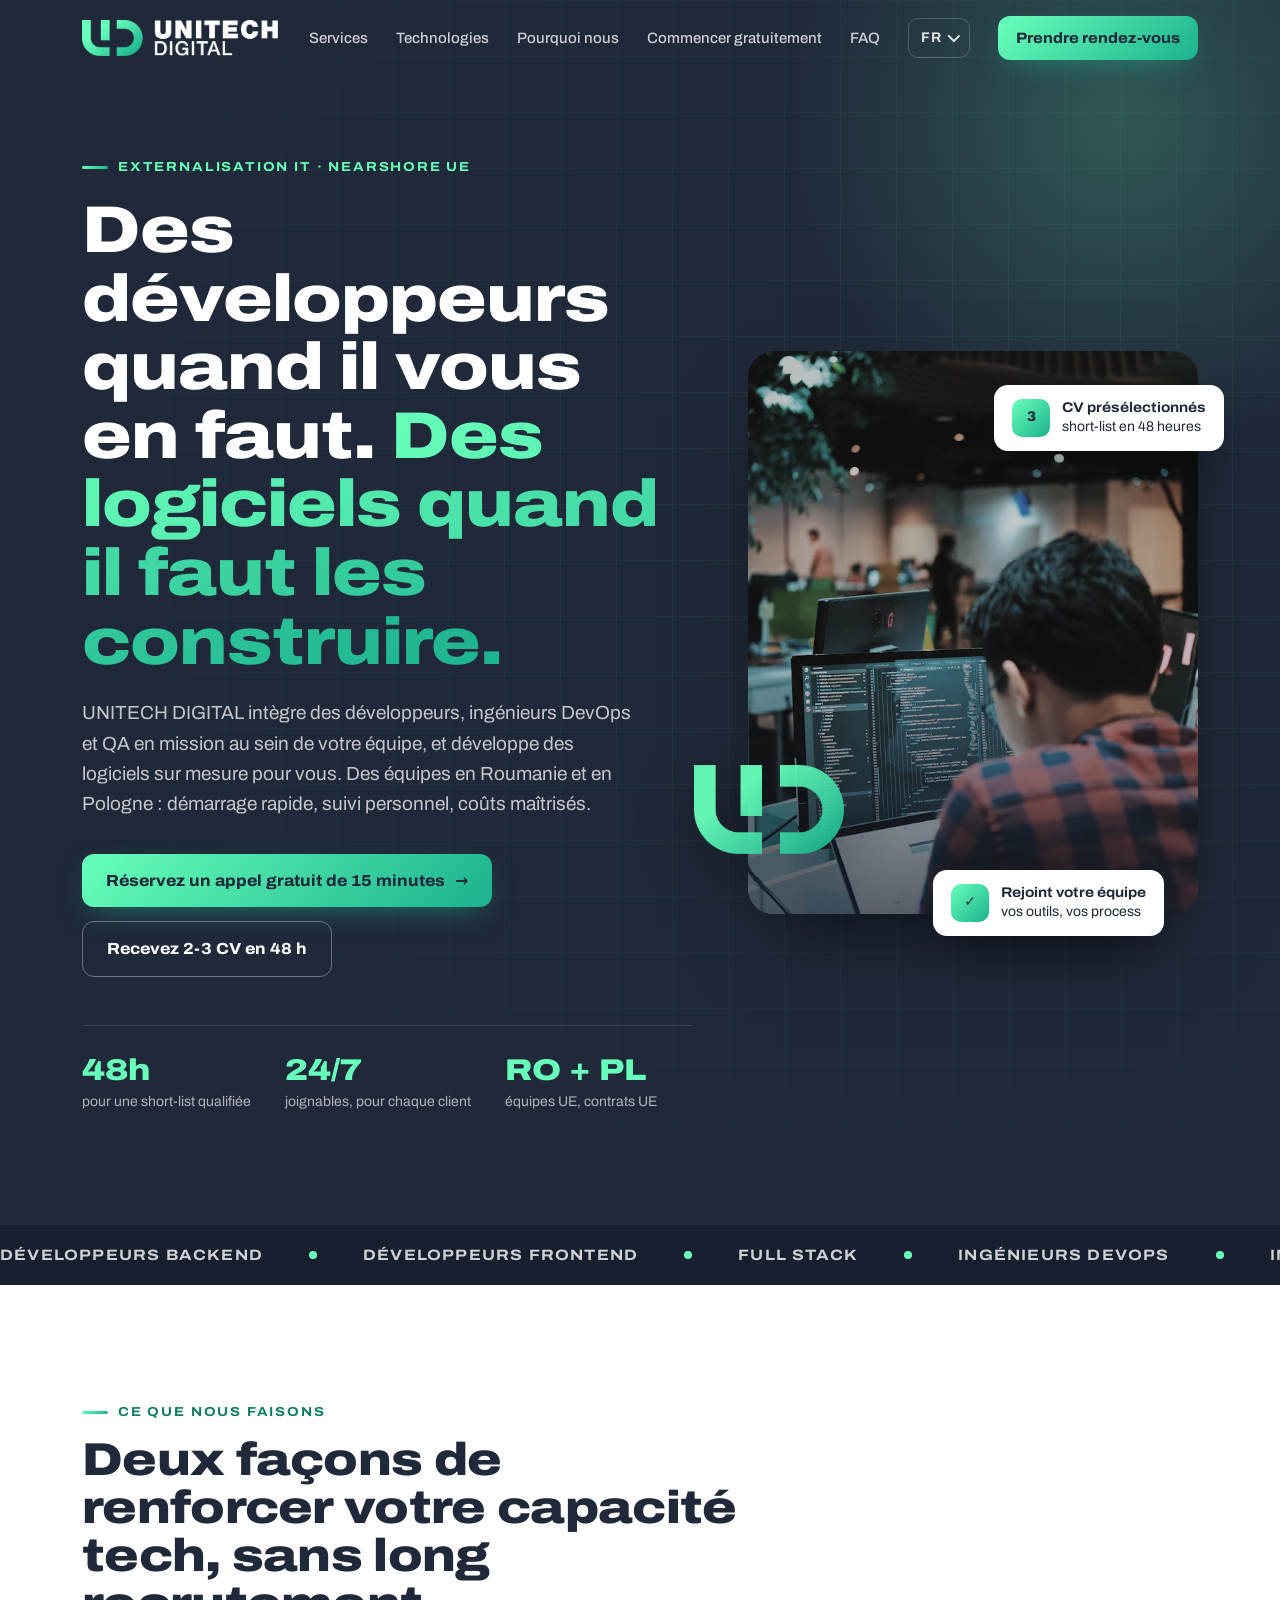
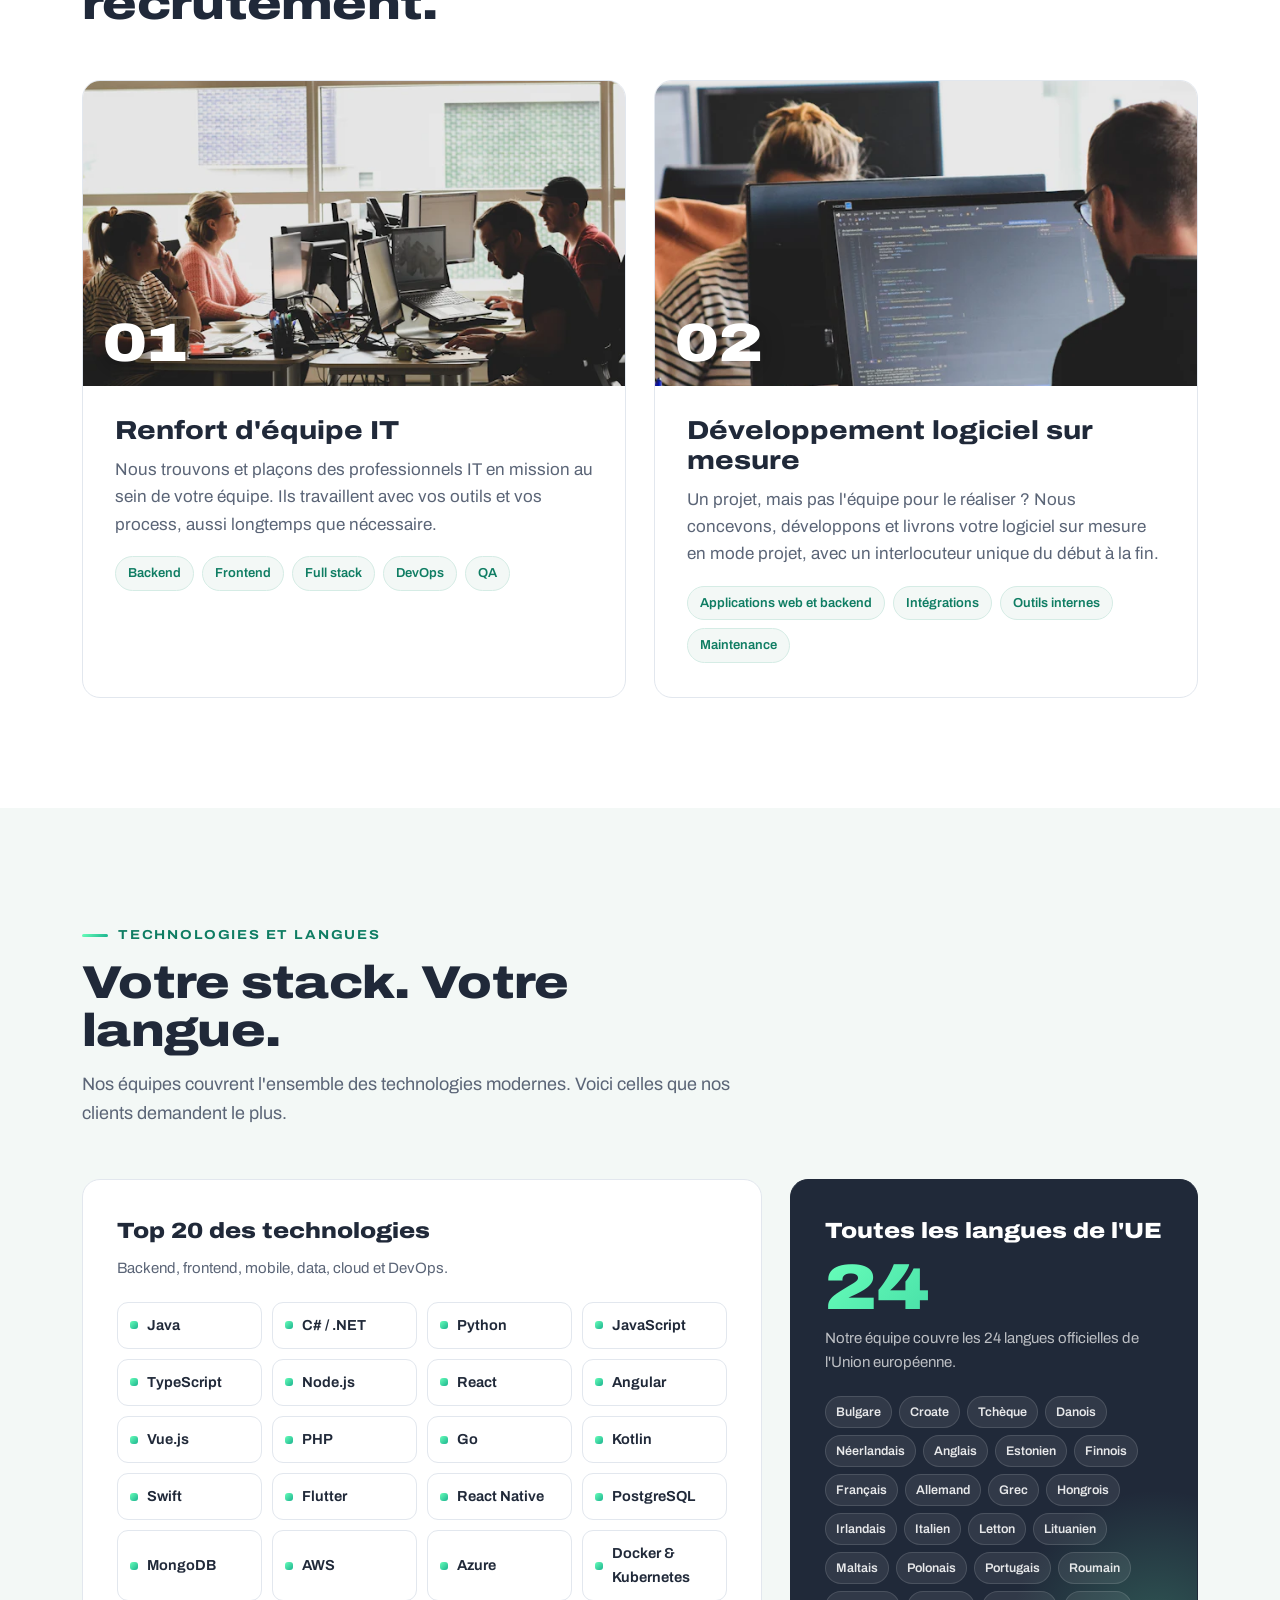
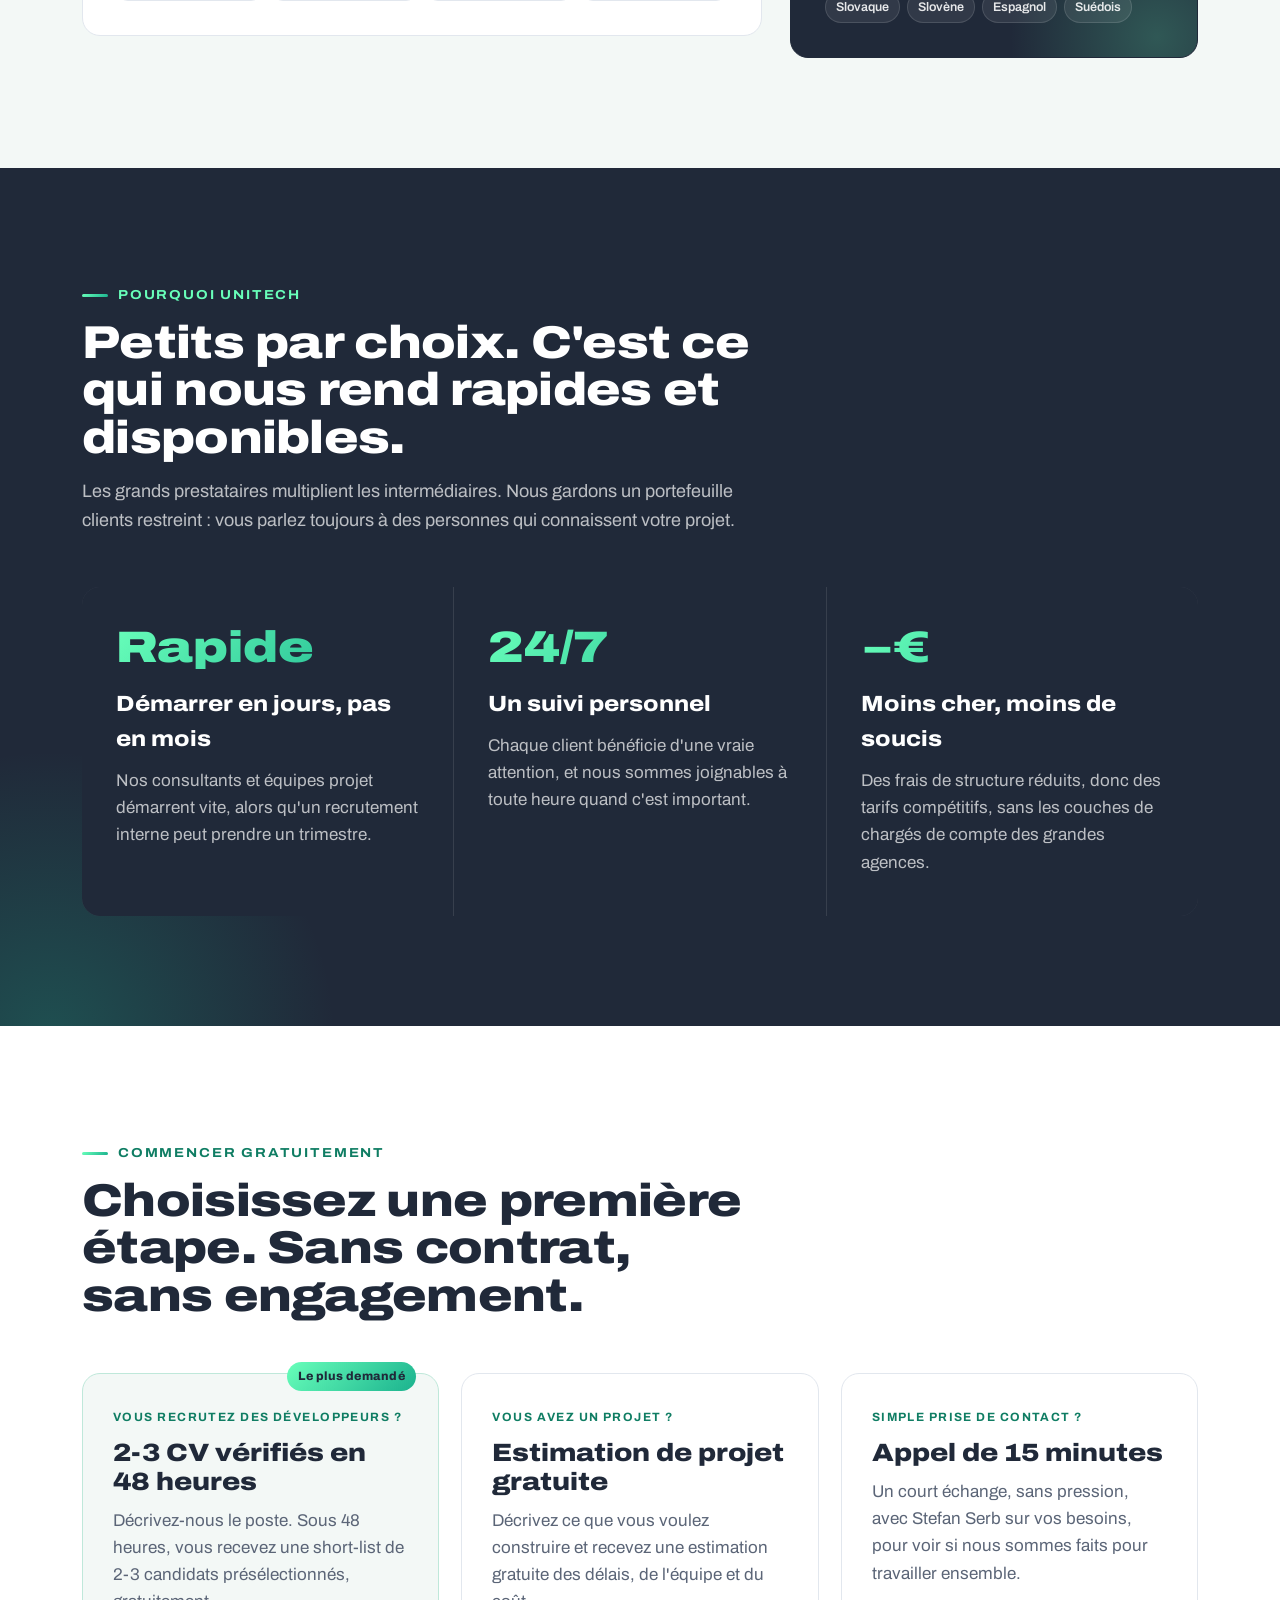
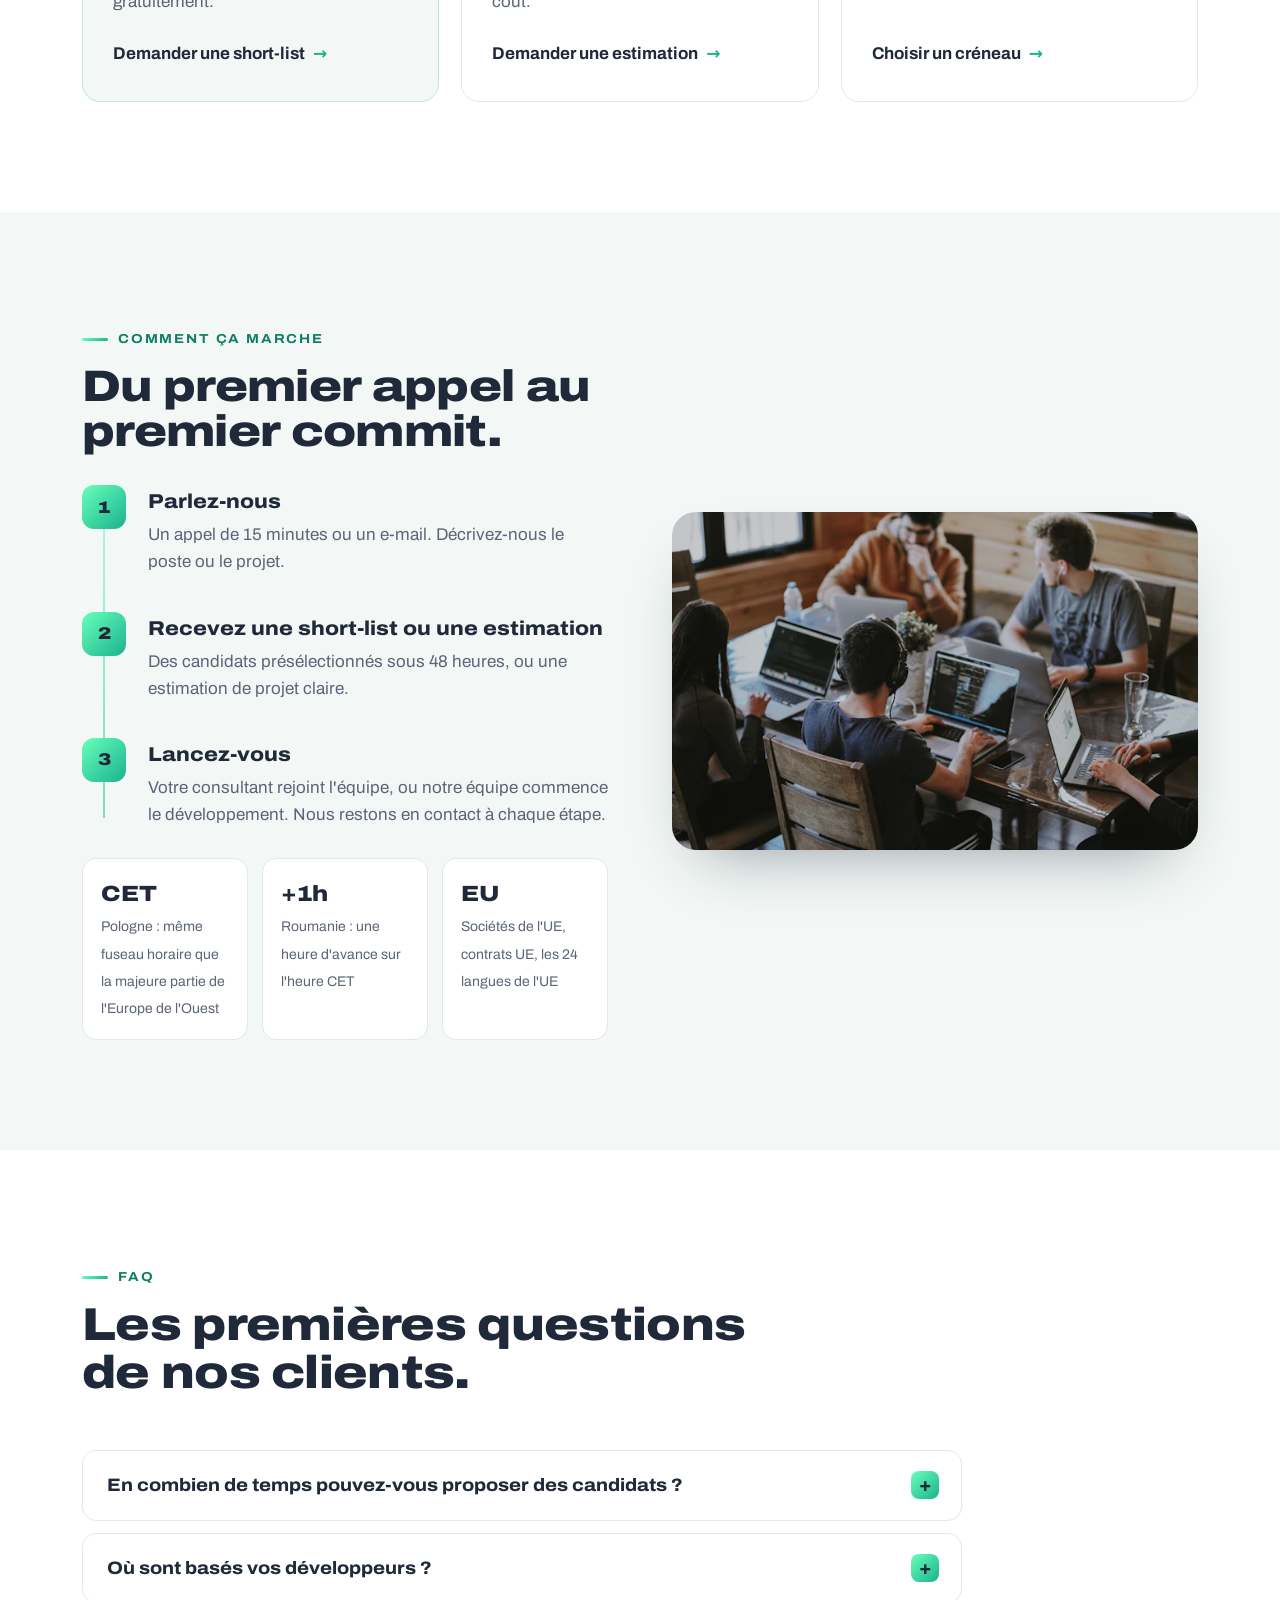
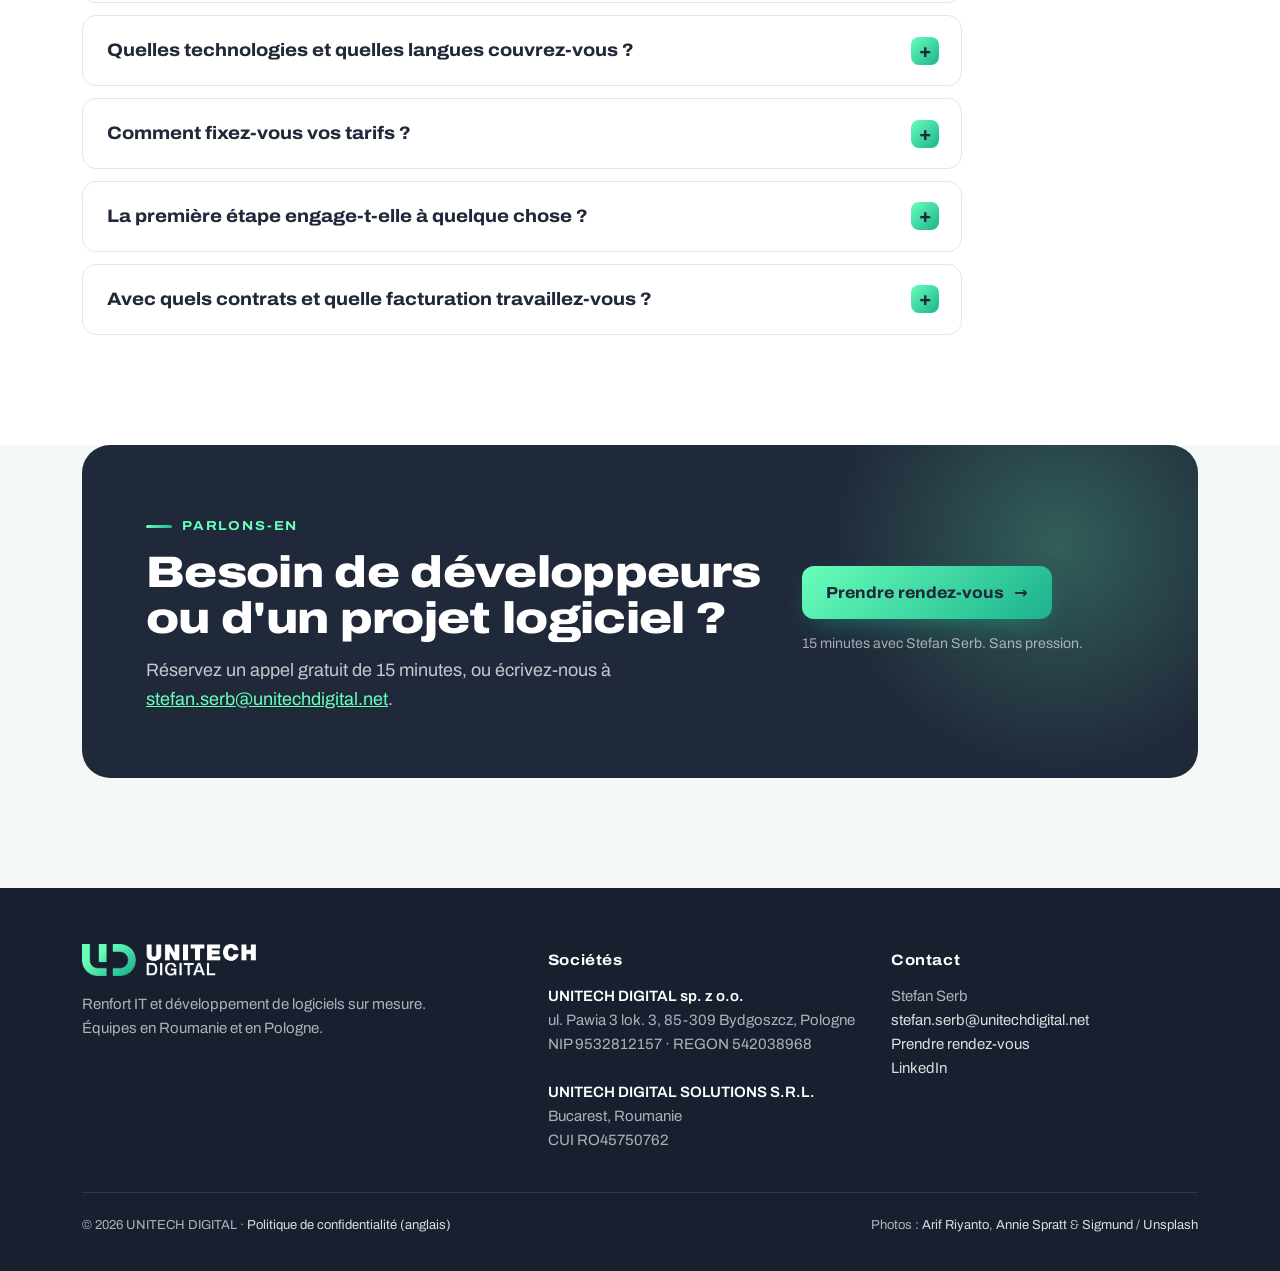
<file: fr/index.html>
<!doctype html>
<html lang="fr">
<head>
<meta charset="utf-8">
<meta name="viewport" content="width=device-width, initial-scale=1">
<title>UNITECH DIGITAL | Renfort IT et logiciels sur mesure</title>
<meta name="description" content="UNITECH DIGITAL : développeurs, ingénieurs DevOps et QA en mission, et développement de logiciels sur mesure. Équipes nearshore dans l&#x27;UE, en Roumanie et en Pologne. Rapide, personnel, économique.">
<meta http-equiv="Content-Security-Policy" content="default-src 'self'; script-src 'self' 'sha256-/x7W7R75k8Roq0WaVRQX9blP4OufE5xbAdzklGxsgpw='; style-src 'self' 'unsafe-inline'; img-src 'self' data:; font-src 'self'; connect-src 'self'; object-src 'none'; base-uri 'self'; form-action 'none'">
<meta name="referrer" content="strict-origin-when-cross-origin">
<script>document.documentElement.classList.add('js');</script>
<link rel="canonical" href="https://unitechdigital.net/fr/">
<link rel="alternate" hreflang="en" href="https://unitechdigital.net/">
<link rel="alternate" hreflang="fr" href="https://unitechdigital.net/fr/">
<link rel="alternate" hreflang="nl" href="https://unitechdigital.net/nl/">
<link rel="alternate" hreflang="de" href="https://unitechdigital.net/de/">
<link rel="alternate" hreflang="it" href="https://unitechdigital.net/it/">
<link rel="alternate" hreflang="es" href="https://unitechdigital.net/es/">
<link rel="alternate" hreflang="pt" href="https://unitechdigital.net/pt/">
<link rel="alternate" hreflang="pl" href="https://unitechdigital.net/pl/">
<link rel="alternate" hreflang="sv" href="https://unitechdigital.net/sv/">
<link rel="alternate" hreflang="da" href="https://unitechdigital.net/da/">
<link rel="alternate" hreflang="fi" href="https://unitechdigital.net/fi/">
<link rel="alternate" hreflang="x-default" href="https://unitechdigital.net/">
<meta property="og:title" content="UNITECH DIGITAL | Renfort IT et logiciels sur mesure">
<meta property="og:description" content="Développeurs, ingénieurs DevOps et QA en mission, et logiciels sur mesure. Équipes nearshore dans l&#x27;UE, en Roumanie et en Pologne.">
<meta property="og:url" content="https://unitechdigital.net/fr/">
<meta property="og:type" content="website">
<meta property="og:locale" content="fr_FR">
<meta property="og:image" content="https://unitechdigital.net/assets/logo.png">
<meta name="theme-color" content="#202939">
<link rel="icon" href="../assets/favicon.ico" sizes="any">
<link rel="icon" type="image/png" sizes="32x32" href="../assets/favicon-32x32.png">
<link rel="icon" type="image/png" sizes="16x16" href="../assets/favicon-16x16.png">
<link rel="apple-touch-icon" href="../assets/apple-icon-180x180.png">
<link rel="preload" href="../assets/fonts/archivo-latin.woff2" as="font" type="font/woff2" crossorigin>
<link rel="preload" as="image" href="../assets/hero-640.webp" imagesrcset="../assets/hero-640.webp 640w, ../assets/hero-1100.webp 1100w" imagesizes="(max-width: 960px) 440px, 460px">
<link rel="stylesheet" href="../assets/site.css">
<script type="application/ld+json">
{
  "@context": "https://schema.org",
  "@graph": [
    {
      "@type": "Organization",
      "@id": "https://unitechdigital.net/#org",
      "name": "UNITECH DIGITAL",
      "url": "https://unitechdigital.net/",
      "logo": "https://unitechdigital.net/assets/logo.png",
      "description": "Développeurs, ingénieurs DevOps et QA en mission, et logiciels sur mesure. Équipes nearshore dans l'UE, en Roumanie et en Pologne.",
      "email": "stefan.serb@unitechdigital.net",
      "sameAs": [
        "https://www.linkedin.com/company/102183329/"
      ],
      "knowsLanguage": [
        "bg",
        "hr",
        "cs",
        "da",
        "nl",
        "en",
        "et",
        "fi",
        "fr",
        "de",
        "el",
        "hu",
        "ga",
        "it",
        "lv",
        "lt",
        "mt",
        "pl",
        "pt",
        "ro",
        "sk",
        "sl",
        "es",
        "sv"
      ],
      "areaServed": "Europe",
      "contactPoint": {
        "@type": "ContactPoint",
        "contactType": "sales",
        "email": "stefan.serb@unitechdigital.net",
        "name": "Stefan Serb"
      },
      "subOrganization": [
        {
          "@type": "Organization",
          "legalName": "UNITECH DIGITAL sp. z o.o.",
          "taxID": "9532812157",
          "address": {
            "@type": "PostalAddress",
            "streetAddress": "ul. Pawia 3 lok. 3",
            "postalCode": "85-309",
            "addressLocality": "Bydgoszcz",
            "addressCountry": "PL"
          }
        },
        {
          "@type": "Organization",
          "legalName": "UNITECH DIGITAL SOLUTIONS S.R.L.",
          "vatID": "RO45750762",
          "address": {
            "@type": "PostalAddress",
            "addressLocality": "Bucharest",
            "addressCountry": "RO"
          }
        }
      ]
    },
    {
      "@type": "WebPage",
      "@id": "https://unitechdigital.net/fr/#page",
      "url": "https://unitechdigital.net/fr/",
      "name": "UNITECH DIGITAL | Renfort IT et logiciels sur mesure",
      "inLanguage": "fr",
      "about": {
        "@id": "https://unitechdigital.net/#org"
      }
    },
    {
      "@type": "FAQPage",
      "@id": "https://unitechdigital.net/fr/#faq",
      "inLanguage": "fr",
      "mainEntity": [
        {
          "@type": "Question",
          "name": "En combien de temps pouvez-vous proposer des candidats ?",
          "acceptedAnswer": {
            "@type": "Answer",
            "text": "Dans les 48 heures suivant la compréhension du poste, nous vous envoyons une short-list de 2-3 candidats présélectionnés. La short-list est gratuite et vous décidez si vous souhaitez les rencontrer."
          }
        },
        {
          "@type": "Question",
          "name": "Où sont basés vos développeurs ?",
          "acceptedAnswer": {
            "@type": "Answer",
            "text": "Nos équipes sont en Roumanie et en Pologne, au sein de l'UE. La Pologne est sur le même fuseau horaire que la majeure partie de l'Europe de l'Ouest, et la Roumanie a une heure d'avance : les horaires de travail se recoupent entièrement."
          }
        },
        {
          "@type": "Question",
          "name": "Quelles technologies et quelles langues couvrez-vous ?",
          "acceptedAnswer": {
            "@type": "Answer",
            "text": "Toute la gamme des technologies modernes, de Java, .NET, Python et JavaScript au mobile, à la data, à AWS, Azure et DevOps. Notre équipe couvre les 24 langues officielles de l'UE."
          }
        },
        {
          "@type": "Question",
          "name": "Comment fixez-vous vos tarifs ?",
          "acceptedAnswer": {
            "@type": "Answer",
            "text": "Nos tarifs sont compétitifs car nous sommes une petite équipe avec peu de frais de structure. Nous établissons un devis par poste ou par projet après un court appel : vous ne payez que ce dont vous avez réellement besoin."
          }
        },
        {
          "@type": "Question",
          "name": "La première étape engage-t-elle à quelque chose ?",
          "acceptedAnswer": {
            "@type": "Answer",
            "text": "Non. L'appel de 15 minutes, la short-list de CV et l'estimation de projet sont tous gratuits, sans contrat et sans obligation."
          }
        },
        {
          "@type": "Question",
          "name": "Avec quels contrats et quelle facturation travaillez-vous ?",
          "acceptedAnswer": {
            "@type": "Answer",
            "text": "Vous contractez avec une société de l'UE, UNITECH DIGITAL sp. z o.o. en Pologne ou UNITECH DIGITAL SOLUTIONS S.R.L. en Roumanie, avec une facturation européenne standard."
          }
        }
      ]
    }
  ]
}
</script>
</head>
<body>

<header class="top" id="top">
  <div class="wrap">
    <a class="logo" href="../"><img src="../assets/logo-white.png" alt="UNITECH DIGITAL" width="196" height="36"></a>
    <nav class="links">
      <a href="#services">Services</a>
      <a href="#technologies">Technologies</a>
      <a href="#why">Pourquoi nous</a>
      <a href="#start">Commencer gratuitement</a>
      <a href="#faq">FAQ</a>
      <details class="lang"><summary aria-label="Langue">FR</summary><ul><li><a href="../" hreflang="en" lang="en">English <span>EN</span></a></li><li><a href="../fr/" hreflang="fr" lang="fr" aria-current="true">Français <span>FR</span></a></li><li><a href="../nl/" hreflang="nl" lang="nl">Nederlands <span>NL</span></a></li><li><a href="../de/" hreflang="de" lang="de">Deutsch <span>DE</span></a></li><li><a href="../it/" hreflang="it" lang="it">Italiano <span>IT</span></a></li><li><a href="../es/" hreflang="es" lang="es">Español <span>ES</span></a></li><li><a href="../pt/" hreflang="pt" lang="pt">Português <span>PT</span></a></li><li><a href="../pl/" hreflang="pl" lang="pl">Polski <span>PL</span></a></li><li><a href="../sv/" hreflang="sv" lang="sv">Svenska <span>SV</span></a></li><li><a href="../da/" hreflang="da" lang="da">Dansk <span>DA</span></a></li><li><a href="../fi/" hreflang="fi" lang="fi">Suomi <span>FI</span></a></li></ul></details>
      <a class="btn small" href="https://calendly.com/stefan-serb-unitechdigital" target="_blank" rel="noopener">Prendre rendez-vous</a>
    </nav>
  </div>
</header>

<main>
  <section class="hero on-dark">
    <div class="wrap">
      <div>
        <div class="kicker rise d1">Externalisation IT · Nearshore UE</div>
        <h1 class="display rise d2">Des développeurs quand il vous en faut. <span class="hl">Des logiciels quand il faut les construire.</span></h1>
        <p class="lead rise d3">UNITECH DIGITAL intègre des développeurs, ingénieurs DevOps et QA en mission au sein de votre équipe, et développe des logiciels sur mesure pour vous. Des équipes en Roumanie et en Pologne : démarrage rapide, suivi personnel, coûts maîtrisés.</p>
        <div class="ctas rise d4">
          <a class="btn" href="https://calendly.com/stefan-serb-unitechdigital" target="_blank" rel="noopener">Réservez un appel gratuit de 15 minutes <span class="arr">&rarr;</span></a>
          <a class="btn line" href="#start">Recevez 2-3 CV en 48 h</a>
        </div>
        <div class="facts rise d5">
          <div class="fact"><b>48h</b><span>pour une short-list qualifiée</span></div>
          <div class="fact"><b>24/7</b><span>joignables, pour chaque client</span></div>
          <div class="fact"><b>RO + PL</b><span>équipes UE, contrats UE</span></div>
        </div>
      </div>
      <div class="hero-visual rise d3">
        <div class="frame"><img src="../assets/hero-640.webp" srcset="../assets/hero-640.webp 640w, ../assets/hero-1100.webp 1100w" sizes="(max-width: 960px) 440px, 460px" alt="Un développeur en train de coder à son bureau dans un open space animé" width="640" height="800" fetchpriority="high"></div>
        <img class="mark" src="../assets/mark.png" alt="" width="913" height="541">
        <div class="float f1"><span class="dot">3</span><div><b>CV présélectionnés</b>short-list en 48 heures</div></div>
        <div class="float f2"><span class="dot">&#10003;</span><div><b>Rejoint votre équipe</b>vos outils, vos process</div></div>
      </div>
    </div>
  </section>

  <div class="strip" aria-hidden="true">
    <div class="track"><span>Développeurs Backend</span><span>Développeurs Frontend</span><span>Full stack</span><span>Ingénieurs DevOps</span><span>Ingénieurs QA</span><span>Logiciels sur mesure</span><span>Développeurs Backend</span><span>Développeurs Frontend</span><span>Full stack</span><span>Ingénieurs DevOps</span><span>Ingénieurs QA</span><span>Logiciels sur mesure</span></div>
  </div>

  <section class="block" id="services">
    <div class="wrap">
      <div class="head reveal">
        <div class="kicker">Ce que nous faisons</div>
        <h2 class="display">Deux façons de renforcer votre capacité tech, sans long recrutement.</h2>
      </div>
      <div class="services">
        <article class="svc reveal">
          <div class="ph"><img src="../assets/team-640.webp" srcset="../assets/team-640.webp 640w, ../assets/team-1100.webp 1100w" sizes="(max-width: 960px) 100vw, 560px" alt="Une équipe de développeurs travaillant sur leurs ordinateurs" loading="lazy" decoding="async" width="640" height="412"><span class="num">01</span></div>
          <div class="body">
            <h3>Renfort d&#x27;équipe IT</h3>
            <p>Nous trouvons et plaçons des professionnels IT en mission au sein de votre équipe. Ils travaillent avec vos outils et vos process, aussi longtemps que nécessaire.</p>
            <div class="chips"><span class="chip">Backend</span><span class="chip">Frontend</span><span class="chip">Full stack</span><span class="chip">DevOps</span><span class="chip">QA</span></div>
          </div>
        </article>
        <article class="svc reveal">
          <div class="ph"><img src="../assets/code-640.webp" srcset="../assets/code-640.webp 640w, ../assets/code-1100.webp 1100w" sizes="(max-width: 960px) 100vw, 560px" alt="Deux développeurs travaillant sur du code sur de grands écrans" loading="lazy" decoding="async" width="640" height="412"><span class="num">02</span></div>
          <div class="body">
            <h3>Développement logiciel sur mesure</h3>
            <p>Un projet, mais pas l&#x27;équipe pour le réaliser ? Nous concevons, développons et livrons votre logiciel sur mesure en mode projet, avec un interlocuteur unique du début à la fin.</p>
            <div class="chips"><span class="chip">Applications web et backend</span><span class="chip">Intégrations</span><span class="chip">Outils internes</span><span class="chip">Maintenance</span></div>
          </div>
        </article>
      </div>
    </div>
  </section>

  <section class="block stack" id="technologies">
    <div class="wrap">
      <div class="head reveal">
        <div class="kicker">Technologies et langues</div>
        <h2 class="display">Votre stack. Votre langue.</h2>
        <p>Nos équipes couvrent l&#x27;ensemble des technologies modernes. Voici celles que nos clients demandent le plus.</p>
      </div>
      <div class="stack-grid">
        <div class="panel reveal">
          <h3>Top 20 des technologies</h3>
          <p>Backend, frontend, mobile, data, cloud et DevOps.</p>
          <div class="tech">
            <span>Java</span><span>C# / .NET</span><span>Python</span><span>JavaScript</span>
            <span>TypeScript</span><span>Node.js</span><span>React</span><span>Angular</span>
            <span>Vue.js</span><span>PHP</span><span>Go</span><span>Kotlin</span>
            <span>Swift</span><span>Flutter</span><span>React Native</span><span>PostgreSQL</span>
            <span>MongoDB</span><span>AWS</span><span>Azure</span><span>Docker &amp; Kubernetes</span>
          </div>
        </div>
        <div class="panel dark reveal">
          <h3>Toutes les langues de l&#x27;UE</h3>
          <div class="langs-big">24</div>
          <p>Notre équipe couvre les 24 langues officielles de l&#x27;Union européenne.</p>
          <div class="langs"><span>Bulgare</span><span>Croate</span><span>Tchèque</span><span>Danois</span><span>Néerlandais</span><span>Anglais</span><span>Estonien</span><span>Finnois</span><span>Français</span><span>Allemand</span><span>Grec</span><span>Hongrois</span><span>Irlandais</span><span>Italien</span><span>Letton</span><span>Lituanien</span><span>Maltais</span><span>Polonais</span><span>Portugais</span><span>Roumain</span><span>Slovaque</span><span>Slovène</span><span>Espagnol</span><span>Suédois</span></div>
        </div>
      </div>
    </div>
  </section>

  <section class="block why on-dark" id="why">
    <div class="wrap">
      <div class="head reveal">
        <div class="kicker">Pourquoi UNITECH</div>
        <h2 class="display">Petits par choix. C&#x27;est ce qui nous rend rapides et disponibles.</h2>
        <p>Les grands prestataires multiplient les intermédiaires. Nous gardons un portefeuille clients restreint : vous parlez toujours à des personnes qui connaissent votre projet.</p>
      </div>
      <div class="why-grid reveal">
        <div class="why-item"><div class="big">Rapide</div><h3>Démarrer en jours, pas en mois</h3><p>Nos consultants et équipes projet démarrent vite, alors qu&#x27;un recrutement interne peut prendre un trimestre.</p></div>
        <div class="why-item"><div class="big">24/7</div><h3>Un suivi personnel</h3><p>Chaque client bénéficie d&#x27;une vraie attention, et nous sommes joignables à toute heure quand c&#x27;est important.</p></div>
        <div class="why-item"><div class="big">&minus;&euro;</div><h3>Moins cher, moins de soucis</h3><p>Des frais de structure réduits, donc des tarifs compétitifs, sans les couches de chargés de compte des grandes agences.</p></div>
      </div>
    </div>
  </section>

  <section class="block" id="start">
    <div class="wrap">
      <div class="head reveal">
        <div class="kicker">Commencer gratuitement</div>
        <h2 class="display">Choisissez une première étape. Sans contrat, sans engagement.</h2>
      </div>
      <div class="offers">
        <div class="offer featured reveal">
          <span class="badge">Le plus demandé</span>
          <span class="tag">Vous recrutez des développeurs ?</span>
          <h3>2-3 CV vérifiés en 48 heures</h3>
          <p>Décrivez-nous le poste. Sous 48 heures, vous recevez une short-list de 2-3 candidats présélectionnés, gratuitement.</p>
          <a class="go" href="mailto:stefan.serb@unitechdigital.net?subject=Demande%20de%20short-list%20de%20CV">Demander une short-list</a>
        </div>
        <div class="offer reveal">
          <span class="tag">Vous avez un projet ?</span>
          <h3>Estimation de projet gratuite</h3>
          <p>Décrivez ce que vous voulez construire et recevez une estimation gratuite des délais, de l&#x27;équipe et du coût.</p>
          <a class="go" href="mailto:stefan.serb@unitechdigital.net?subject=Demande%20d%27estimation%20de%20projet">Demander une estimation</a>
        </div>
        <div class="offer reveal">
          <span class="tag">Simple prise de contact ?</span>
          <h3>Appel de 15 minutes</h3>
          <p>Un court échange, sans pression, avec Stefan Serb sur vos besoins, pour voir si nous sommes faits pour travailler ensemble.</p>
          <a class="go" href="https://calendly.com/stefan-serb-unitechdigital" target="_blank" rel="noopener">Choisir un créneau</a>
        </div>
      </div>
    </div>
  </section>

  <section class="block near" id="nearshore">
    <div class="wrap split">
      <div class="reveal">
        <div class="kicker">Comment ça marche</div>
        <h2 class="display" style="font-size:clamp(30px,3.6vw,44px);margin:14px 0 30px">Du premier appel au premier commit.</h2>
        <ol class="steps">
          <li><span class="n">1</span><h3>Parlez-nous</h3><p>Un appel de 15 minutes ou un e-mail. Décrivez-nous le poste ou le projet.</p></li>
          <li><span class="n">2</span><h3>Recevez une short-list ou une estimation</h3><p>Des candidats présélectionnés sous 48 heures, ou une estimation de projet claire.</p></li>
          <li><span class="n">3</span><h3>Lancez-vous</h3><p>Votre consultant rejoint l&#x27;équipe, ou notre équipe commence le développement. Nous restons en contact à chaque étape.</p></li>
        </ol>
        <div class="tz">
          <div><b>CET</b><span>Pologne : même fuseau horaire que la majeure partie de l&#x27;Europe de l&#x27;Ouest</span></div>
          <div><b>+1h</b><span>Roumanie : une heure d&#x27;avance sur l&#x27;heure CET</span></div>
          <div><b>EU</b><span>Sociétés de l&#x27;UE, contrats UE, les 24 langues de l&#x27;UE</span></div>
        </div>
      </div>
      <div class="ph reveal"><img src="../assets/work-640.webp" srcset="../assets/work-640.webp 640w, ../assets/work-1100.webp 1100w" sizes="(max-width: 960px) 100vw, 540px" alt="Une équipe de développeurs travaillant sur des ordinateurs portables autour d&#x27;une table" loading="lazy" decoding="async" width="640" height="412"></div>
    </div>
  </section>

  <section class="block" id="faq">
    <div class="wrap">
      <div class="head reveal">
        <div class="kicker">FAQ</div>
        <h2 class="display">Les premières questions de nos clients.</h2>
      </div>
      <div class="faq-list reveal"><details><summary>En combien de temps pouvez-vous proposer des candidats ?</summary><p>Dans les 48 heures suivant la compréhension du poste, nous vous envoyons une short-list de 2-3 candidats présélectionnés. La short-list est gratuite et vous décidez si vous souhaitez les rencontrer.</p></details><details><summary>Où sont basés vos développeurs ?</summary><p>Nos équipes sont en Roumanie et en Pologne, au sein de l&#x27;UE. La Pologne est sur le même fuseau horaire que la majeure partie de l&#x27;Europe de l&#x27;Ouest, et la Roumanie a une heure d&#x27;avance : les horaires de travail se recoupent entièrement.</p></details><details><summary>Quelles technologies et quelles langues couvrez-vous ?</summary><p>Toute la gamme des technologies modernes, de Java, .NET, Python et JavaScript au mobile, à la data, à AWS, Azure et DevOps. Notre équipe couvre les 24 langues officielles de l&#x27;UE.</p></details><details><summary>Comment fixez-vous vos tarifs ?</summary><p>Nos tarifs sont compétitifs car nous sommes une petite équipe avec peu de frais de structure. Nous établissons un devis par poste ou par projet après un court appel : vous ne payez que ce dont vous avez réellement besoin.</p></details><details><summary>La première étape engage-t-elle à quelque chose ?</summary><p>Non. L&#x27;appel de 15 minutes, la short-list de CV et l&#x27;estimation de projet sont tous gratuits, sans contrat et sans obligation.</p></details><details><summary>Avec quels contrats et quelle facturation travaillez-vous ?</summary><p>Vous contractez avec une société de l&#x27;UE, UNITECH DIGITAL sp. z o.o. en Pologne ou UNITECH DIGITAL SOLUTIONS S.R.L. en Roumanie, avec une facturation européenne standard.</p></details></div>
    </div>
  </section>

  <section class="cta" id="contact">
    <div class="wrap">
      <div class="cta-box reveal on-dark">
        <div style="position:relative;z-index:1">
          <div class="kicker">Parlons-en</div>
          <h2 class="display">Besoin de développeurs ou d&#x27;un projet logiciel ?</h2>
          <p>Réservez un appel gratuit de 15 minutes, ou écrivez-nous à <a href="mailto:stefan.serb@unitechdigital.net">stefan.serb@unitechdigital.net</a>.</p>
        </div>
        <div class="side">
          <a class="btn" href="https://calendly.com/stefan-serb-unitechdigital" target="_blank" rel="noopener">Prendre rendez-vous <span class="arr">&rarr;</span></a>
          <small>15 minutes avec Stefan Serb. Sans pression.</small>
        </div>
      </div>
    </div>
  </section>
</main>

<footer>
  <div class="wrap">
    <div class="cols">
      <div>
        <img src="../assets/logo-white.png" alt="UNITECH DIGITAL" width="174" height="32">
        <div>Renfort IT et développement de logiciels sur mesure.<br>Équipes en Roumanie et en Pologne.</div>
      </div>
      <div>
        <h4>Sociétés</h4>
        <b style="color:#fff;font-weight:600">UNITECH DIGITAL sp. z o.o.</b><br>
        ul. Pawia 3 lok. 3, 85-309 Bydgoszcz, Pologne<br>
        NIP 9532812157 &middot; REGON 542038968<br><br>
        <b style="color:#fff;font-weight:600">UNITECH DIGITAL SOLUTIONS S.R.L.</b><br>
        Bucarest, Roumanie<br>
        CUI RO45750762
      </div>
      <div>
        <h4>Contact</h4>
        Stefan Serb<br>
        <a href="mailto:stefan.serb@unitechdigital.net">stefan.serb@unitechdigital.net</a><br>
        <a href="https://calendly.com/stefan-serb-unitechdigital" target="_blank" rel="noopener">Prendre rendez-vous</a><br>
        <a href="https://www.linkedin.com/company/102183329/" target="_blank" rel="noopener">LinkedIn</a>
      </div>
    </div>
    <div class="legal">
      <span>&copy; <span id="y">2026</span> UNITECH DIGITAL &middot; <a href="../privacy.html">Politique de confidentialité (anglais)</a></span>
      <span>Photos : <a href="https://unsplash.com/@arifriyanto" target="_blank" rel="noopener">Arif Riyanto</a>, <a href="https://unsplash.com/@anniespratt" target="_blank" rel="noopener">Annie Spratt</a> &amp; <a href="https://unsplash.com/@sigmund" target="_blank" rel="noopener">Sigmund</a> / <a href="https://unsplash.com" target="_blank" rel="noopener">Unsplash</a></span>
    </div>
  </div>
</footer>

<script src="../assets/site.js" defer></script>
</body>
</html>
</file>
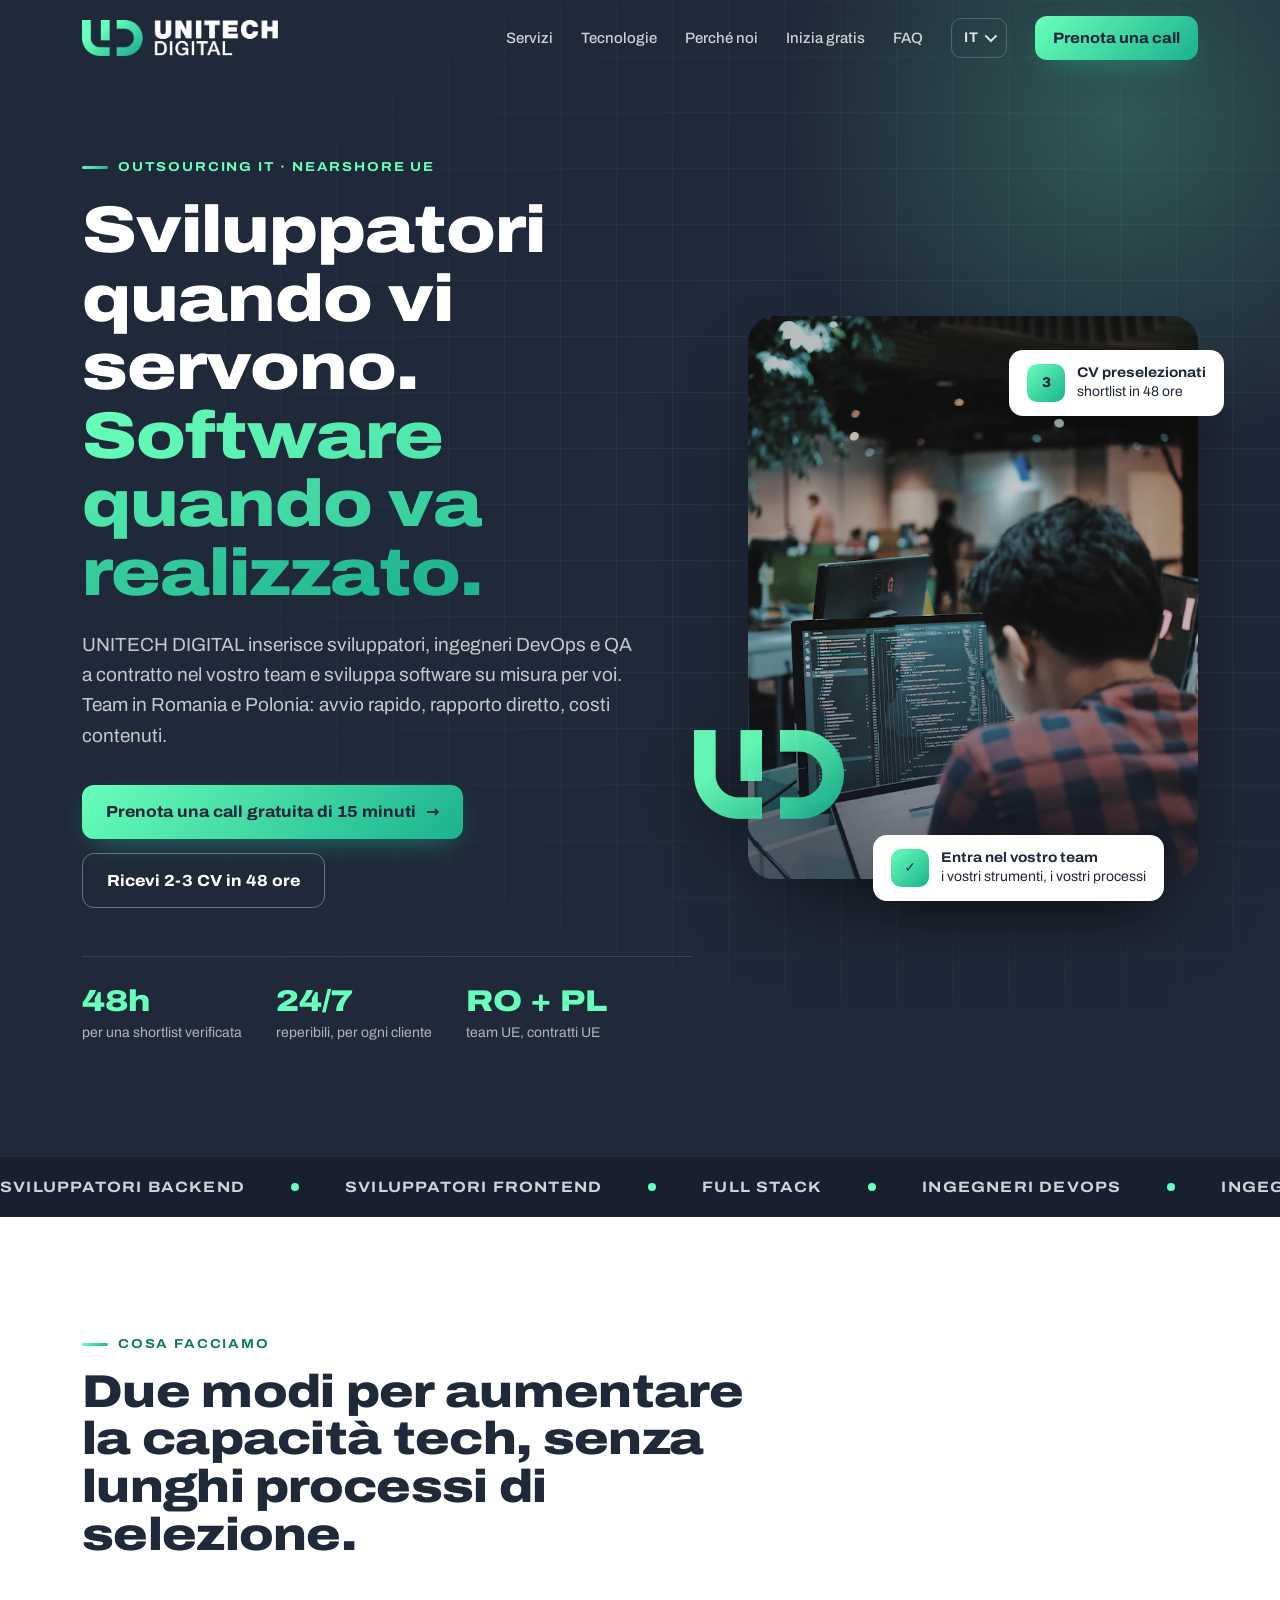
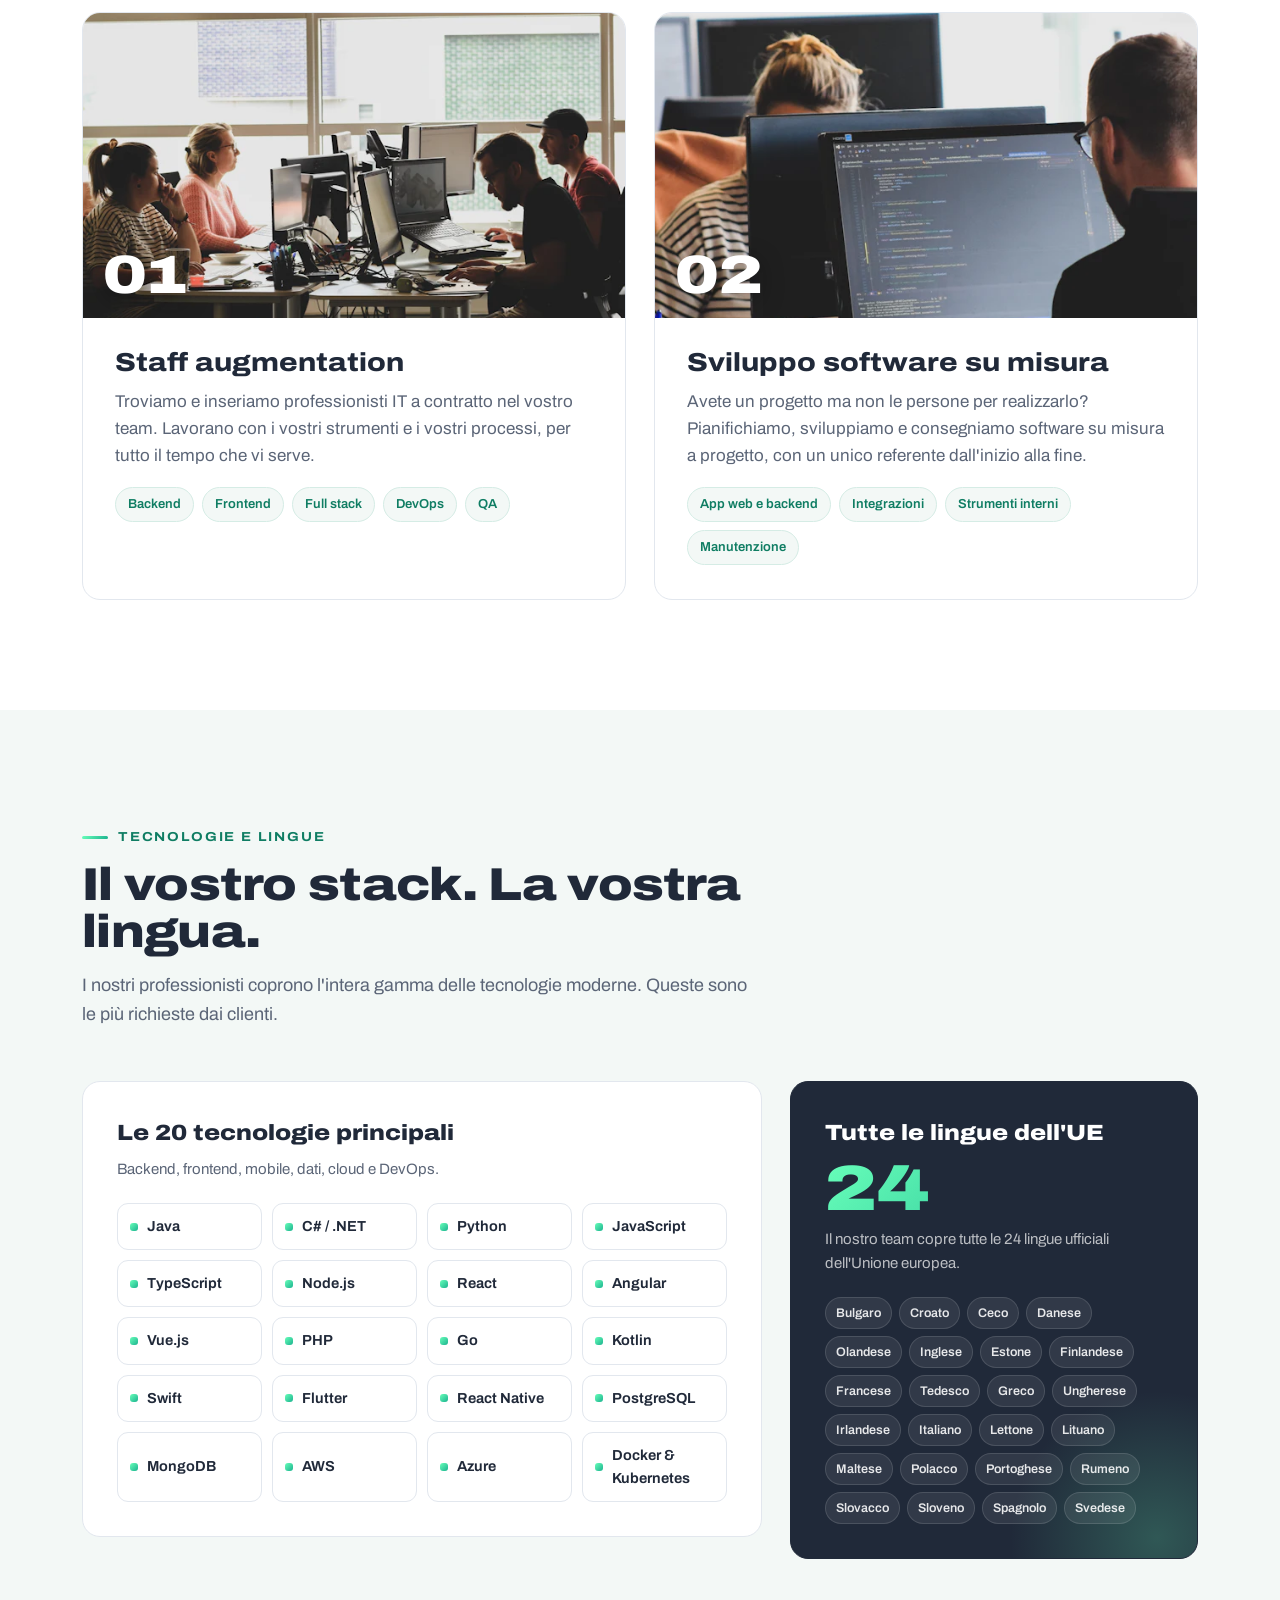
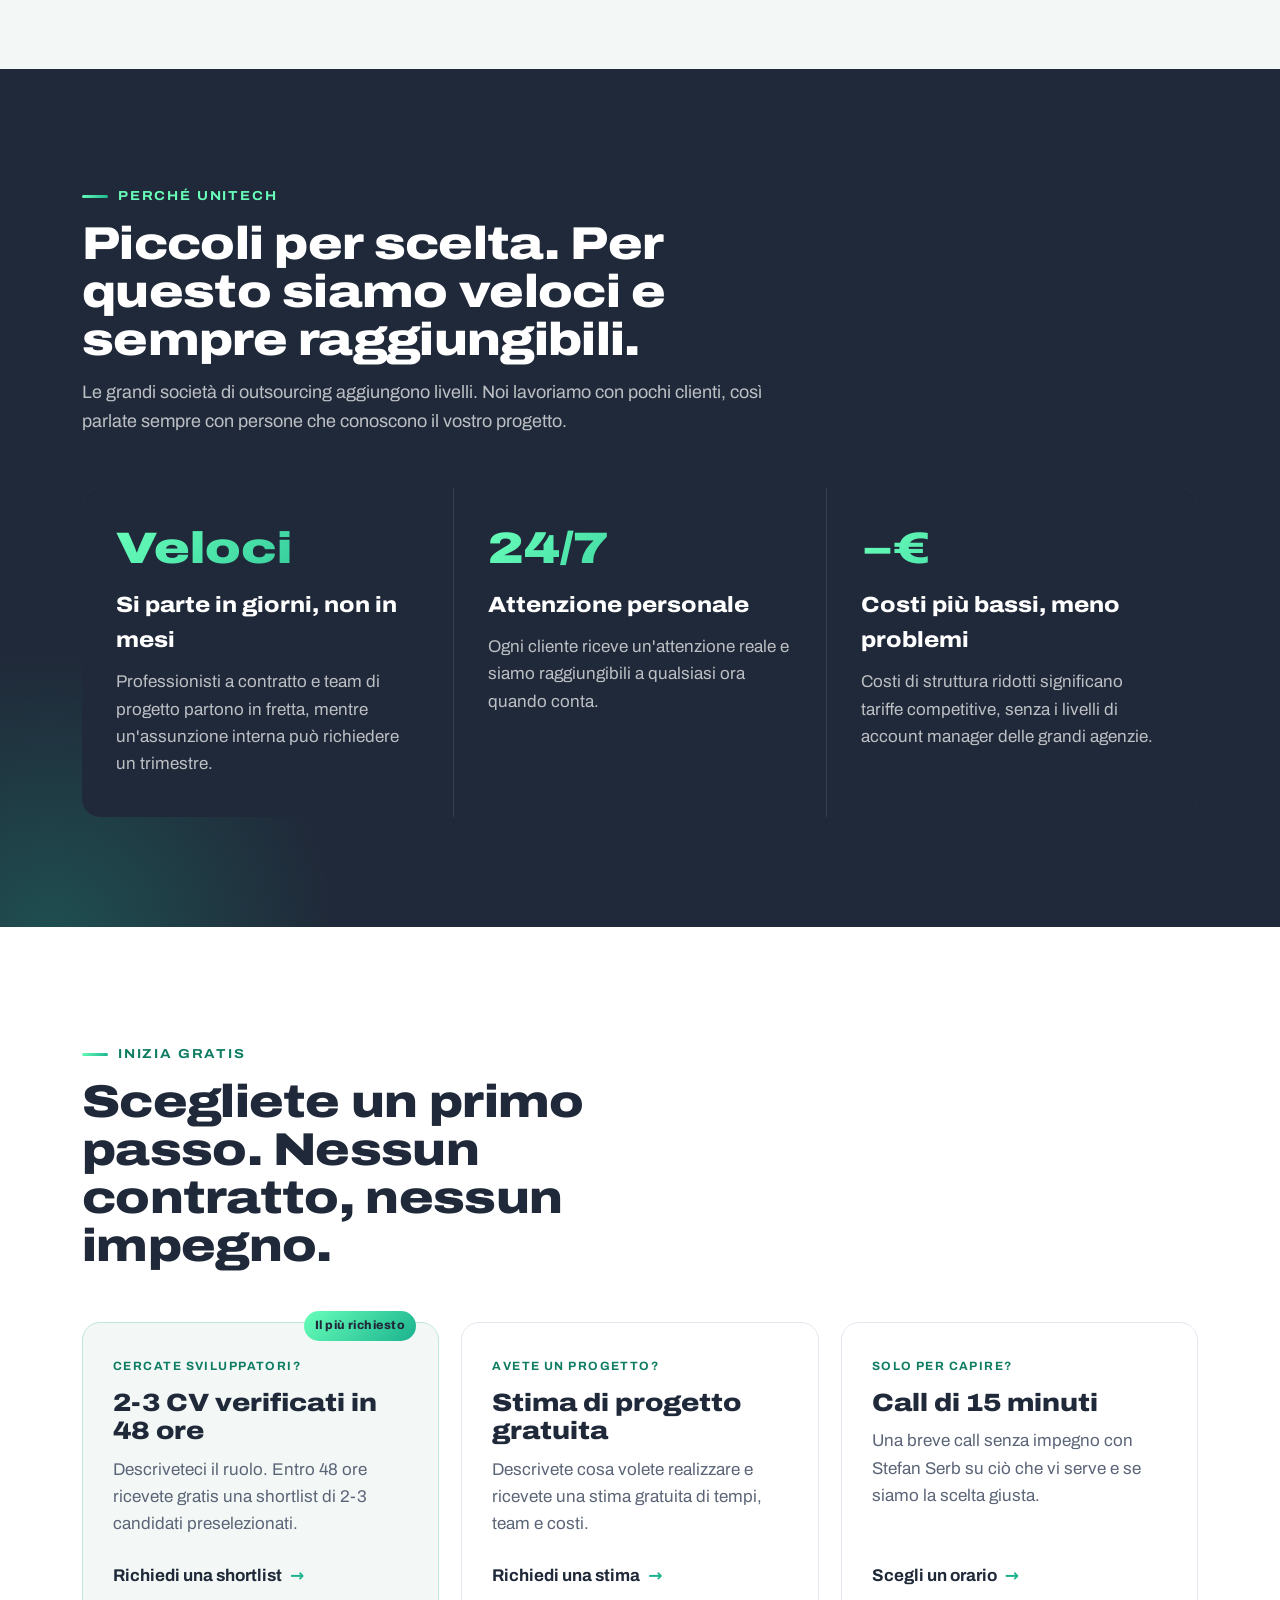
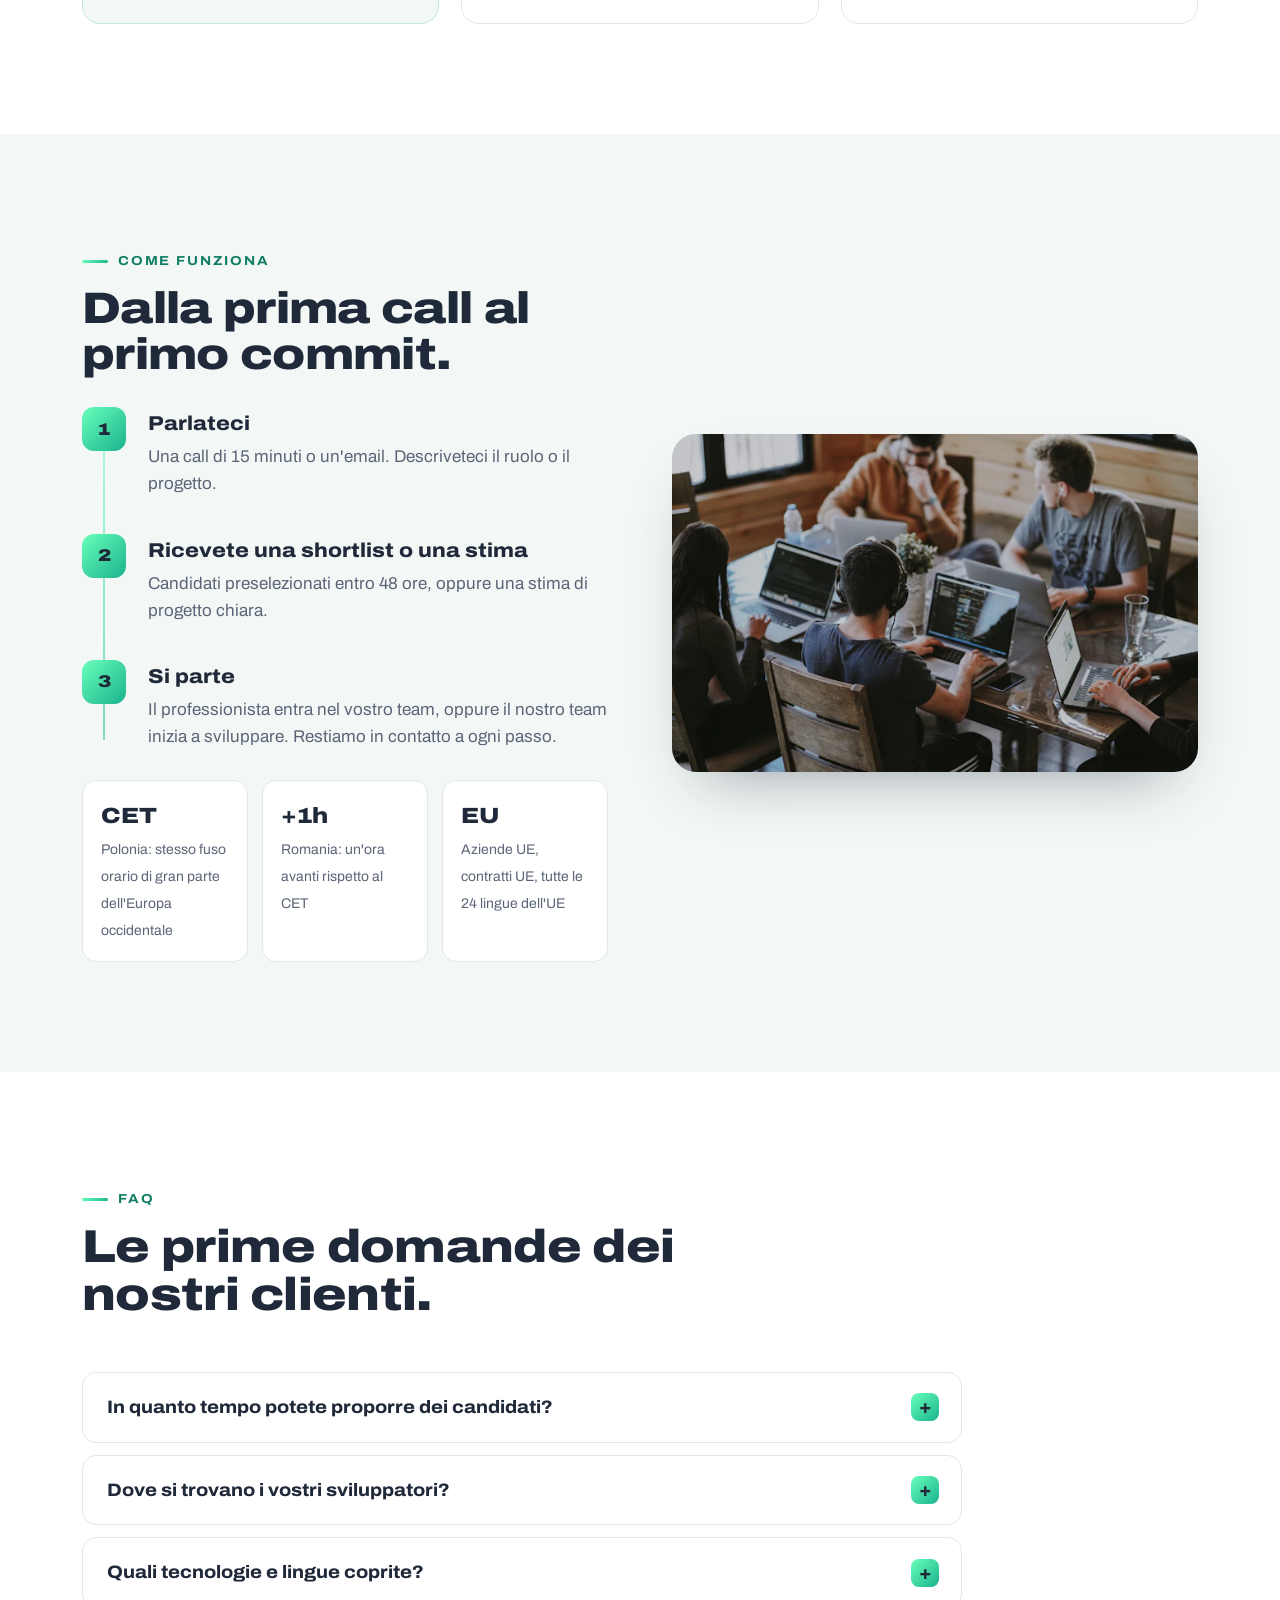
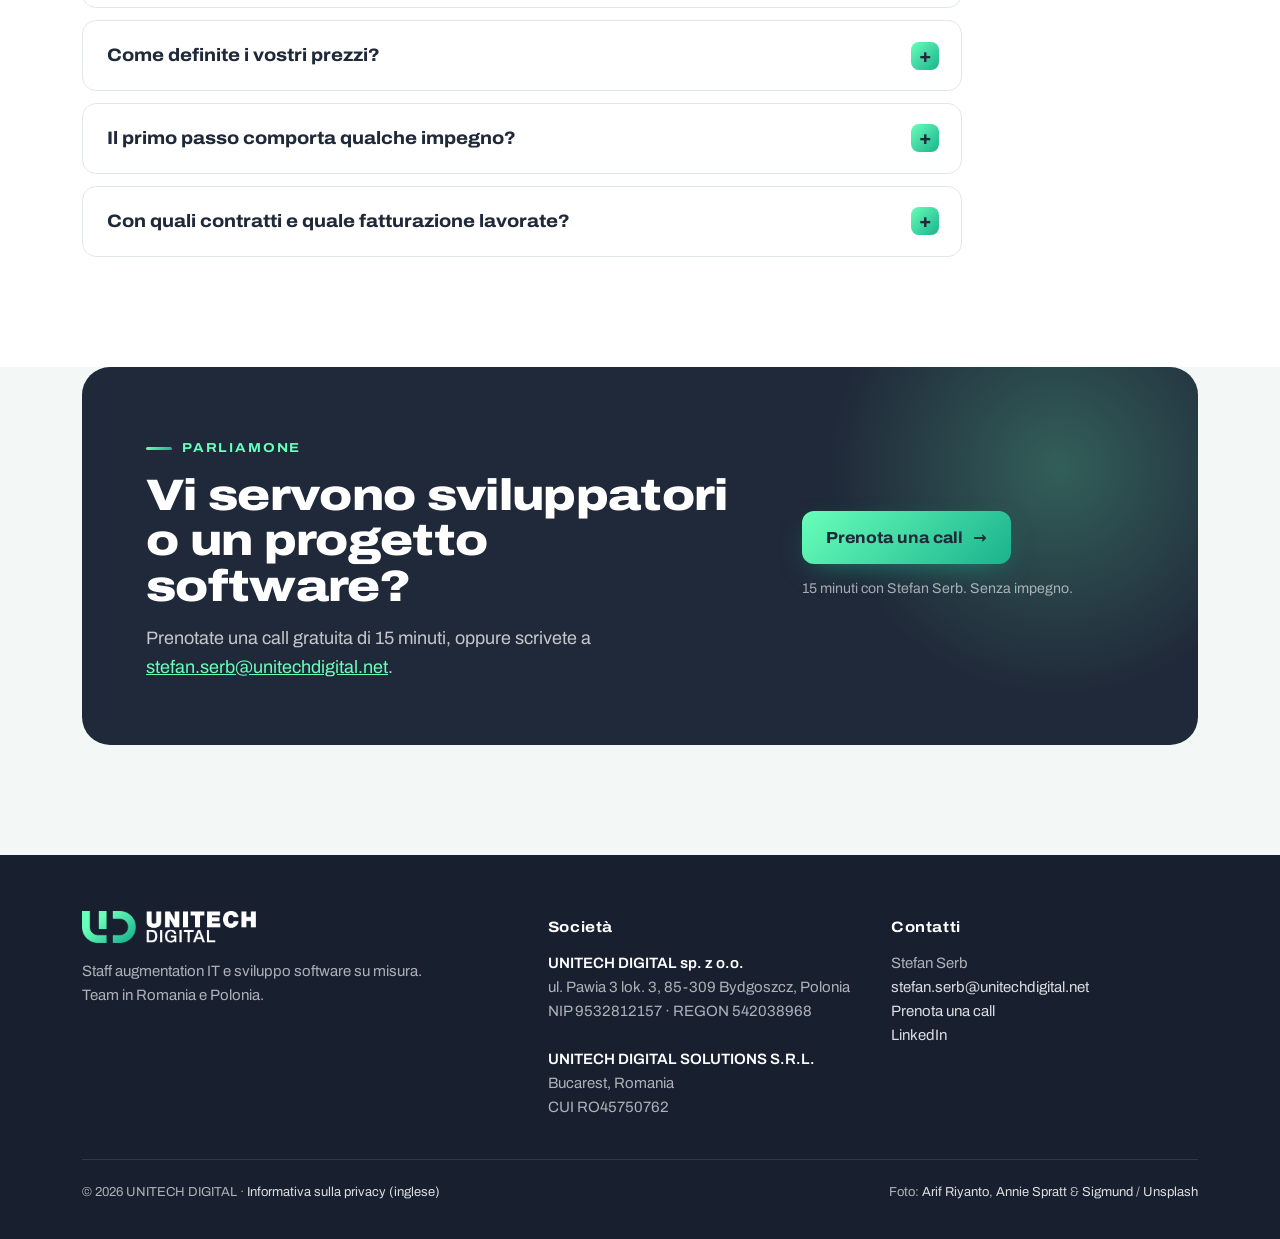
<file: it/index.html>
<!doctype html>
<html lang="it">
<head>
<meta charset="utf-8">
<meta name="viewport" content="width=device-width, initial-scale=1">
<title>UNITECH DIGITAL | Staff augmentation IT e software su misura</title>
<meta name="description" content="UNITECH DIGITAL: sviluppatori, ingegneri DevOps e QA a contratto e sviluppo di software su misura. Team nearshore nell&#x27;UE, in Romania e Polonia. Veloci, attenti, convenienti.">
<meta http-equiv="Content-Security-Policy" content="default-src 'self'; script-src 'self' 'sha256-/x7W7R75k8Roq0WaVRQX9blP4OufE5xbAdzklGxsgpw='; style-src 'self' 'unsafe-inline'; img-src 'self' data:; font-src 'self'; connect-src 'self'; object-src 'none'; base-uri 'self'; form-action 'none'">
<meta name="referrer" content="strict-origin-when-cross-origin">
<script>document.documentElement.classList.add('js');</script>
<link rel="canonical" href="https://unitechdigital.net/it/">
<link rel="alternate" hreflang="en" href="https://unitechdigital.net/">
<link rel="alternate" hreflang="fr" href="https://unitechdigital.net/fr/">
<link rel="alternate" hreflang="nl" href="https://unitechdigital.net/nl/">
<link rel="alternate" hreflang="de" href="https://unitechdigital.net/de/">
<link rel="alternate" hreflang="it" href="https://unitechdigital.net/it/">
<link rel="alternate" hreflang="es" href="https://unitechdigital.net/es/">
<link rel="alternate" hreflang="pt" href="https://unitechdigital.net/pt/">
<link rel="alternate" hreflang="pl" href="https://unitechdigital.net/pl/">
<link rel="alternate" hreflang="sv" href="https://unitechdigital.net/sv/">
<link rel="alternate" hreflang="da" href="https://unitechdigital.net/da/">
<link rel="alternate" hreflang="fi" href="https://unitechdigital.net/fi/">
<link rel="alternate" hreflang="x-default" href="https://unitechdigital.net/">
<meta property="og:title" content="UNITECH DIGITAL | Staff augmentation IT e software su misura">
<meta property="og:description" content="Sviluppatori, ingegneri DevOps e QA a contratto e software su misura. Team nearshore nell&#x27;UE, in Romania e Polonia.">
<meta property="og:url" content="https://unitechdigital.net/it/">
<meta property="og:type" content="website">
<meta property="og:locale" content="it_IT">
<meta property="og:image" content="https://unitechdigital.net/assets/logo.png">
<meta name="theme-color" content="#202939">
<link rel="icon" href="../assets/favicon.ico" sizes="any">
<link rel="icon" type="image/png" sizes="32x32" href="../assets/favicon-32x32.png">
<link rel="icon" type="image/png" sizes="16x16" href="../assets/favicon-16x16.png">
<link rel="apple-touch-icon" href="../assets/apple-icon-180x180.png">
<link rel="preload" href="../assets/fonts/archivo-latin.woff2" as="font" type="font/woff2" crossorigin>
<link rel="preload" as="image" href="../assets/hero-640.webp" imagesrcset="../assets/hero-640.webp 640w, ../assets/hero-1100.webp 1100w" imagesizes="(max-width: 960px) 440px, 460px">
<link rel="stylesheet" href="../assets/site.css">
<script type="application/ld+json">
{
  "@context": "https://schema.org",
  "@graph": [
    {
      "@type": "Organization",
      "@id": "https://unitechdigital.net/#org",
      "name": "UNITECH DIGITAL",
      "url": "https://unitechdigital.net/",
      "logo": "https://unitechdigital.net/assets/logo.png",
      "description": "Sviluppatori, ingegneri DevOps e QA a contratto e software su misura. Team nearshore nell'UE, in Romania e Polonia.",
      "email": "stefan.serb@unitechdigital.net",
      "sameAs": [
        "https://www.linkedin.com/company/102183329/"
      ],
      "knowsLanguage": [
        "bg",
        "hr",
        "cs",
        "da",
        "nl",
        "en",
        "et",
        "fi",
        "fr",
        "de",
        "el",
        "hu",
        "ga",
        "it",
        "lv",
        "lt",
        "mt",
        "pl",
        "pt",
        "ro",
        "sk",
        "sl",
        "es",
        "sv"
      ],
      "areaServed": "Europe",
      "contactPoint": {
        "@type": "ContactPoint",
        "contactType": "sales",
        "email": "stefan.serb@unitechdigital.net",
        "name": "Stefan Serb"
      },
      "subOrganization": [
        {
          "@type": "Organization",
          "legalName": "UNITECH DIGITAL sp. z o.o.",
          "taxID": "9532812157",
          "address": {
            "@type": "PostalAddress",
            "streetAddress": "ul. Pawia 3 lok. 3",
            "postalCode": "85-309",
            "addressLocality": "Bydgoszcz",
            "addressCountry": "PL"
          }
        },
        {
          "@type": "Organization",
          "legalName": "UNITECH DIGITAL SOLUTIONS S.R.L.",
          "vatID": "RO45750762",
          "address": {
            "@type": "PostalAddress",
            "addressLocality": "Bucharest",
            "addressCountry": "RO"
          }
        }
      ]
    },
    {
      "@type": "WebPage",
      "@id": "https://unitechdigital.net/it/#page",
      "url": "https://unitechdigital.net/it/",
      "name": "UNITECH DIGITAL | Staff augmentation IT e software su misura",
      "inLanguage": "it",
      "about": {
        "@id": "https://unitechdigital.net/#org"
      }
    },
    {
      "@type": "FAQPage",
      "@id": "https://unitechdigital.net/it/#faq",
      "inLanguage": "it",
      "mainEntity": [
        {
          "@type": "Question",
          "name": "In quanto tempo potete proporre dei candidati?",
          "acceptedAnswer": {
            "@type": "Answer",
            "text": "Entro 48 ore da quando abbiamo compreso il ruolo, vi inviamo una shortlist di 2-3 candidati preselezionati. La shortlist è gratuita e siete voi a decidere se fare i colloqui."
          }
        },
        {
          "@type": "Question",
          "name": "Dove si trovano i vostri sviluppatori?",
          "acceptedAnswer": {
            "@type": "Answer",
            "text": "I nostri team sono in Romania e Polonia, all'interno dell'UE. La Polonia ha lo stesso fuso orario di gran parte dell'Europa occidentale e la Romania è un'ora avanti, quindi gli orari di lavoro coincidono completamente."
          }
        },
        {
          "@type": "Question",
          "name": "Quali tecnologie e lingue coprite?",
          "acceptedAnswer": {
            "@type": "Answer",
            "text": "L'intera gamma delle tecnologie moderne, da Java, .NET, Python e JavaScript a mobile, dati, AWS, Azure e DevOps. Il nostro team copre tutte le 24 lingue ufficiali dell'UE."
          }
        },
        {
          "@type": "Question",
          "name": "Come definite i vostri prezzi?",
          "acceptedAnswer": {
            "@type": "Answer",
            "text": "Le nostre tariffe sono competitive perché siamo un team piccolo con costi di struttura ridotti. Dopo una breve call facciamo un preventivo per ruolo o per progetto, così pagate solo ciò che vi serve davvero."
          }
        },
        {
          "@type": "Question",
          "name": "Il primo passo comporta qualche impegno?",
          "acceptedAnswer": {
            "@type": "Answer",
            "text": "No. La call di 15 minuti, la shortlist di CV e la stima di progetto sono tutte gratuite, senza contratto e senza alcun obbligo."
          }
        },
        {
          "@type": "Question",
          "name": "Con quali contratti e quale fatturazione lavorate?",
          "acceptedAnswer": {
            "@type": "Answer",
            "text": "Il contratto è con un'azienda UE, UNITECH DIGITAL sp. z o.o. in Polonia o UNITECH DIGITAL SOLUTIONS S.R.L. in Romania, con fatturazione UE standard."
          }
        }
      ]
    }
  ]
}
</script>
</head>
<body>

<header class="top" id="top">
  <div class="wrap">
    <a class="logo" href="../"><img src="../assets/logo-white.png" alt="UNITECH DIGITAL" width="196" height="36"></a>
    <nav class="links">
      <a href="#services">Servizi</a>
      <a href="#technologies">Tecnologie</a>
      <a href="#why">Perché noi</a>
      <a href="#start">Inizia gratis</a>
      <a href="#faq">FAQ</a>
      <details class="lang"><summary aria-label="Lingua">IT</summary><ul><li><a href="../" hreflang="en" lang="en">English <span>EN</span></a></li><li><a href="../fr/" hreflang="fr" lang="fr">Français <span>FR</span></a></li><li><a href="../nl/" hreflang="nl" lang="nl">Nederlands <span>NL</span></a></li><li><a href="../de/" hreflang="de" lang="de">Deutsch <span>DE</span></a></li><li><a href="../it/" hreflang="it" lang="it" aria-current="true">Italiano <span>IT</span></a></li><li><a href="../es/" hreflang="es" lang="es">Español <span>ES</span></a></li><li><a href="../pt/" hreflang="pt" lang="pt">Português <span>PT</span></a></li><li><a href="../pl/" hreflang="pl" lang="pl">Polski <span>PL</span></a></li><li><a href="../sv/" hreflang="sv" lang="sv">Svenska <span>SV</span></a></li><li><a href="../da/" hreflang="da" lang="da">Dansk <span>DA</span></a></li><li><a href="../fi/" hreflang="fi" lang="fi">Suomi <span>FI</span></a></li></ul></details>
      <a class="btn small" href="https://calendly.com/stefan-serb-unitechdigital" target="_blank" rel="noopener">Prenota una call</a>
    </nav>
  </div>
</header>

<main>
  <section class="hero on-dark">
    <div class="wrap">
      <div>
        <div class="kicker rise d1">Outsourcing IT · Nearshore UE</div>
        <h1 class="display rise d2">Sviluppatori quando vi servono. <span class="hl">Software quando va realizzato.</span></h1>
        <p class="lead rise d3">UNITECH DIGITAL inserisce sviluppatori, ingegneri DevOps e QA a contratto nel vostro team e sviluppa software su misura per voi. Team in Romania e Polonia: avvio rapido, rapporto diretto, costi contenuti.</p>
        <div class="ctas rise d4">
          <a class="btn" href="https://calendly.com/stefan-serb-unitechdigital" target="_blank" rel="noopener">Prenota una call gratuita di 15 minuti <span class="arr">&rarr;</span></a>
          <a class="btn line" href="#start">Ricevi 2-3 CV in 48 ore</a>
        </div>
        <div class="facts rise d5">
          <div class="fact"><b>48h</b><span>per una shortlist verificata</span></div>
          <div class="fact"><b>24/7</b><span>reperibili, per ogni cliente</span></div>
          <div class="fact"><b>RO + PL</b><span>team UE, contratti UE</span></div>
        </div>
      </div>
      <div class="hero-visual rise d3">
        <div class="frame"><img src="../assets/hero-640.webp" srcset="../assets/hero-640.webp 640w, ../assets/hero-1100.webp 1100w" sizes="(max-width: 960px) 440px, 460px" alt="Uno sviluppatore che scrive codice alla scrivania in un ufficio affollato" width="640" height="800" fetchpriority="high"></div>
        <img class="mark" src="../assets/mark.png" alt="" width="913" height="541">
        <div class="float f1"><span class="dot">3</span><div><b>CV preselezionati</b>shortlist in 48 ore</div></div>
        <div class="float f2"><span class="dot">&#10003;</span><div><b>Entra nel vostro team</b>i vostri strumenti, i vostri processi</div></div>
      </div>
    </div>
  </section>

  <div class="strip" aria-hidden="true">
    <div class="track"><span>Sviluppatori Backend</span><span>Sviluppatori Frontend</span><span>Full stack</span><span>Ingegneri DevOps</span><span>Ingegneri QA</span><span>Software su misura</span><span>Sviluppatori Backend</span><span>Sviluppatori Frontend</span><span>Full stack</span><span>Ingegneri DevOps</span><span>Ingegneri QA</span><span>Software su misura</span></div>
  </div>

  <section class="block" id="services">
    <div class="wrap">
      <div class="head reveal">
        <div class="kicker">Cosa facciamo</div>
        <h2 class="display">Due modi per aumentare la capacità tech, senza lunghi processi di selezione.</h2>
      </div>
      <div class="services">
        <article class="svc reveal">
          <div class="ph"><img src="../assets/team-640.webp" srcset="../assets/team-640.webp 640w, ../assets/team-1100.webp 1100w" sizes="(max-width: 960px) 100vw, 560px" alt="Un team di sviluppatori al lavoro sui propri computer" loading="lazy" decoding="async" width="640" height="412"><span class="num">01</span></div>
          <div class="body">
            <h3>Staff augmentation</h3>
            <p>Troviamo e inseriamo professionisti IT a contratto nel vostro team. Lavorano con i vostri strumenti e i vostri processi, per tutto il tempo che vi serve.</p>
            <div class="chips"><span class="chip">Backend</span><span class="chip">Frontend</span><span class="chip">Full stack</span><span class="chip">DevOps</span><span class="chip">QA</span></div>
          </div>
        </article>
        <article class="svc reveal">
          <div class="ph"><img src="../assets/code-640.webp" srcset="../assets/code-640.webp 640w, ../assets/code-1100.webp 1100w" sizes="(max-width: 960px) 100vw, 560px" alt="Due sviluppatori che lavorano sul codice su grandi monitor" loading="lazy" decoding="async" width="640" height="412"><span class="num">02</span></div>
          <div class="body">
            <h3>Sviluppo software su misura</h3>
            <p>Avete un progetto ma non le persone per realizzarlo? Pianifichiamo, sviluppiamo e consegniamo software su misura a progetto, con un unico referente dall&#x27;inizio alla fine.</p>
            <div class="chips"><span class="chip">App web e backend</span><span class="chip">Integrazioni</span><span class="chip">Strumenti interni</span><span class="chip">Manutenzione</span></div>
          </div>
        </article>
      </div>
    </div>
  </section>

  <section class="block stack" id="technologies">
    <div class="wrap">
      <div class="head reveal">
        <div class="kicker">Tecnologie e lingue</div>
        <h2 class="display">Il vostro stack. La vostra lingua.</h2>
        <p>I nostri professionisti coprono l&#x27;intera gamma delle tecnologie moderne. Queste sono le più richieste dai clienti.</p>
      </div>
      <div class="stack-grid">
        <div class="panel reveal">
          <h3>Le 20 tecnologie principali</h3>
          <p>Backend, frontend, mobile, dati, cloud e DevOps.</p>
          <div class="tech">
            <span>Java</span><span>C# / .NET</span><span>Python</span><span>JavaScript</span>
            <span>TypeScript</span><span>Node.js</span><span>React</span><span>Angular</span>
            <span>Vue.js</span><span>PHP</span><span>Go</span><span>Kotlin</span>
            <span>Swift</span><span>Flutter</span><span>React Native</span><span>PostgreSQL</span>
            <span>MongoDB</span><span>AWS</span><span>Azure</span><span>Docker &amp; Kubernetes</span>
          </div>
        </div>
        <div class="panel dark reveal">
          <h3>Tutte le lingue dell&#x27;UE</h3>
          <div class="langs-big">24</div>
          <p>Il nostro team copre tutte le 24 lingue ufficiali dell&#x27;Unione europea.</p>
          <div class="langs"><span>Bulgaro</span><span>Croato</span><span>Ceco</span><span>Danese</span><span>Olandese</span><span>Inglese</span><span>Estone</span><span>Finlandese</span><span>Francese</span><span>Tedesco</span><span>Greco</span><span>Ungherese</span><span>Irlandese</span><span>Italiano</span><span>Lettone</span><span>Lituano</span><span>Maltese</span><span>Polacco</span><span>Portoghese</span><span>Rumeno</span><span>Slovacco</span><span>Sloveno</span><span>Spagnolo</span><span>Svedese</span></div>
        </div>
      </div>
    </div>
  </section>

  <section class="block why on-dark" id="why">
    <div class="wrap">
      <div class="head reveal">
        <div class="kicker">Perché UNITECH</div>
        <h2 class="display">Piccoli per scelta. Per questo siamo veloci e sempre raggiungibili.</h2>
        <p>Le grandi società di outsourcing aggiungono livelli. Noi lavoriamo con pochi clienti, così parlate sempre con persone che conoscono il vostro progetto.</p>
      </div>
      <div class="why-grid reveal">
        <div class="why-item"><div class="big">Veloci</div><h3>Si parte in giorni, non in mesi</h3><p>Professionisti a contratto e team di progetto partono in fretta, mentre un&#x27;assunzione interna può richiedere un trimestre.</p></div>
        <div class="why-item"><div class="big">24/7</div><h3>Attenzione personale</h3><p>Ogni cliente riceve un&#x27;attenzione reale e siamo raggiungibili a qualsiasi ora quando conta.</p></div>
        <div class="why-item"><div class="big">&minus;&euro;</div><h3>Costi più bassi, meno problemi</h3><p>Costi di struttura ridotti significano tariffe competitive, senza i livelli di account manager delle grandi agenzie.</p></div>
      </div>
    </div>
  </section>

  <section class="block" id="start">
    <div class="wrap">
      <div class="head reveal">
        <div class="kicker">Inizia gratis</div>
        <h2 class="display">Scegliete un primo passo. Nessun contratto, nessun impegno.</h2>
      </div>
      <div class="offers">
        <div class="offer featured reveal">
          <span class="badge">Il più richiesto</span>
          <span class="tag">Cercate sviluppatori?</span>
          <h3>2-3 CV verificati in 48 ore</h3>
          <p>Descriveteci il ruolo. Entro 48 ore ricevete gratis una shortlist di 2-3 candidati preselezionati.</p>
          <a class="go" href="mailto:stefan.serb@unitechdigital.net?subject=Richiesta%20shortlist%20CV">Richiedi una shortlist</a>
        </div>
        <div class="offer reveal">
          <span class="tag">Avete un progetto?</span>
          <h3>Stima di progetto gratuita</h3>
          <p>Descrivete cosa volete realizzare e ricevete una stima gratuita di tempi, team e costi.</p>
          <a class="go" href="mailto:stefan.serb@unitechdigital.net?subject=Richiesta%20stima%20di%20progetto">Richiedi una stima</a>
        </div>
        <div class="offer reveal">
          <span class="tag">Solo per capire?</span>
          <h3>Call di 15 minuti</h3>
          <p>Una breve call senza impegno con Stefan Serb su ciò che vi serve e se siamo la scelta giusta.</p>
          <a class="go" href="https://calendly.com/stefan-serb-unitechdigital" target="_blank" rel="noopener">Scegli un orario</a>
        </div>
      </div>
    </div>
  </section>

  <section class="block near" id="nearshore">
    <div class="wrap split">
      <div class="reveal">
        <div class="kicker">Come funziona</div>
        <h2 class="display" style="font-size:clamp(30px,3.6vw,44px);margin:14px 0 30px">Dalla prima call al primo commit.</h2>
        <ol class="steps">
          <li><span class="n">1</span><h3>Parlateci</h3><p>Una call di 15 minuti o un&#x27;email. Descriveteci il ruolo o il progetto.</p></li>
          <li><span class="n">2</span><h3>Ricevete una shortlist o una stima</h3><p>Candidati preselezionati entro 48 ore, oppure una stima di progetto chiara.</p></li>
          <li><span class="n">3</span><h3>Si parte</h3><p>Il professionista entra nel vostro team, oppure il nostro team inizia a sviluppare. Restiamo in contatto a ogni passo.</p></li>
        </ol>
        <div class="tz">
          <div><b>CET</b><span>Polonia: stesso fuso orario di gran parte dell&#x27;Europa occidentale</span></div>
          <div><b>+1h</b><span>Romania: un&#x27;ora avanti rispetto al CET</span></div>
          <div><b>EU</b><span>Aziende UE, contratti UE, tutte le 24 lingue dell&#x27;UE</span></div>
        </div>
      </div>
      <div class="ph reveal"><img src="../assets/work-640.webp" srcset="../assets/work-640.webp 640w, ../assets/work-1100.webp 1100w" sizes="(max-width: 960px) 100vw, 540px" alt="Un team di sviluppatori al lavoro sui laptop attorno a un tavolo" loading="lazy" decoding="async" width="640" height="412"></div>
    </div>
  </section>

  <section class="block" id="faq">
    <div class="wrap">
      <div class="head reveal">
        <div class="kicker">FAQ</div>
        <h2 class="display">Le prime domande dei nostri clienti.</h2>
      </div>
      <div class="faq-list reveal"><details><summary>In quanto tempo potete proporre dei candidati?</summary><p>Entro 48 ore da quando abbiamo compreso il ruolo, vi inviamo una shortlist di 2-3 candidati preselezionati. La shortlist è gratuita e siete voi a decidere se fare i colloqui.</p></details><details><summary>Dove si trovano i vostri sviluppatori?</summary><p>I nostri team sono in Romania e Polonia, all&#x27;interno dell&#x27;UE. La Polonia ha lo stesso fuso orario di gran parte dell&#x27;Europa occidentale e la Romania è un&#x27;ora avanti, quindi gli orari di lavoro coincidono completamente.</p></details><details><summary>Quali tecnologie e lingue coprite?</summary><p>L&#x27;intera gamma delle tecnologie moderne, da Java, .NET, Python e JavaScript a mobile, dati, AWS, Azure e DevOps. Il nostro team copre tutte le 24 lingue ufficiali dell&#x27;UE.</p></details><details><summary>Come definite i vostri prezzi?</summary><p>Le nostre tariffe sono competitive perché siamo un team piccolo con costi di struttura ridotti. Dopo una breve call facciamo un preventivo per ruolo o per progetto, così pagate solo ciò che vi serve davvero.</p></details><details><summary>Il primo passo comporta qualche impegno?</summary><p>No. La call di 15 minuti, la shortlist di CV e la stima di progetto sono tutte gratuite, senza contratto e senza alcun obbligo.</p></details><details><summary>Con quali contratti e quale fatturazione lavorate?</summary><p>Il contratto è con un&#x27;azienda UE, UNITECH DIGITAL sp. z o.o. in Polonia o UNITECH DIGITAL SOLUTIONS S.R.L. in Romania, con fatturazione UE standard.</p></details></div>
    </div>
  </section>

  <section class="cta" id="contact">
    <div class="wrap">
      <div class="cta-box reveal on-dark">
        <div style="position:relative;z-index:1">
          <div class="kicker">Parliamone</div>
          <h2 class="display">Vi servono sviluppatori o un progetto software?</h2>
          <p>Prenotate una call gratuita di 15 minuti, oppure scrivete a <a href="mailto:stefan.serb@unitechdigital.net">stefan.serb@unitechdigital.net</a>.</p>
        </div>
        <div class="side">
          <a class="btn" href="https://calendly.com/stefan-serb-unitechdigital" target="_blank" rel="noopener">Prenota una call <span class="arr">&rarr;</span></a>
          <small>15 minuti con Stefan Serb. Senza impegno.</small>
        </div>
      </div>
    </div>
  </section>
</main>

<footer>
  <div class="wrap">
    <div class="cols">
      <div>
        <img src="../assets/logo-white.png" alt="UNITECH DIGITAL" width="174" height="32">
        <div>Staff augmentation IT e sviluppo software su misura.<br>Team in Romania e Polonia.</div>
      </div>
      <div>
        <h4>Società</h4>
        <b style="color:#fff;font-weight:600">UNITECH DIGITAL sp. z o.o.</b><br>
        ul. Pawia 3 lok. 3, 85-309 Bydgoszcz, Polonia<br>
        NIP 9532812157 &middot; REGON 542038968<br><br>
        <b style="color:#fff;font-weight:600">UNITECH DIGITAL SOLUTIONS S.R.L.</b><br>
        Bucarest, Romania<br>
        CUI RO45750762
      </div>
      <div>
        <h4>Contatti</h4>
        Stefan Serb<br>
        <a href="mailto:stefan.serb@unitechdigital.net">stefan.serb@unitechdigital.net</a><br>
        <a href="https://calendly.com/stefan-serb-unitechdigital" target="_blank" rel="noopener">Prenota una call</a><br>
        <a href="https://www.linkedin.com/company/102183329/" target="_blank" rel="noopener">LinkedIn</a>
      </div>
    </div>
    <div class="legal">
      <span>&copy; <span id="y">2026</span> UNITECH DIGITAL &middot; <a href="../privacy.html">Informativa sulla privacy (inglese)</a></span>
      <span>Foto: <a href="https://unsplash.com/@arifriyanto" target="_blank" rel="noopener">Arif Riyanto</a>, <a href="https://unsplash.com/@anniespratt" target="_blank" rel="noopener">Annie Spratt</a> &amp; <a href="https://unsplash.com/@sigmund" target="_blank" rel="noopener">Sigmund</a> / <a href="https://unsplash.com" target="_blank" rel="noopener">Unsplash</a></span>
    </div>
  </div>
</footer>

<script src="../assets/site.js" defer></script>
</body>
</html>
</file>
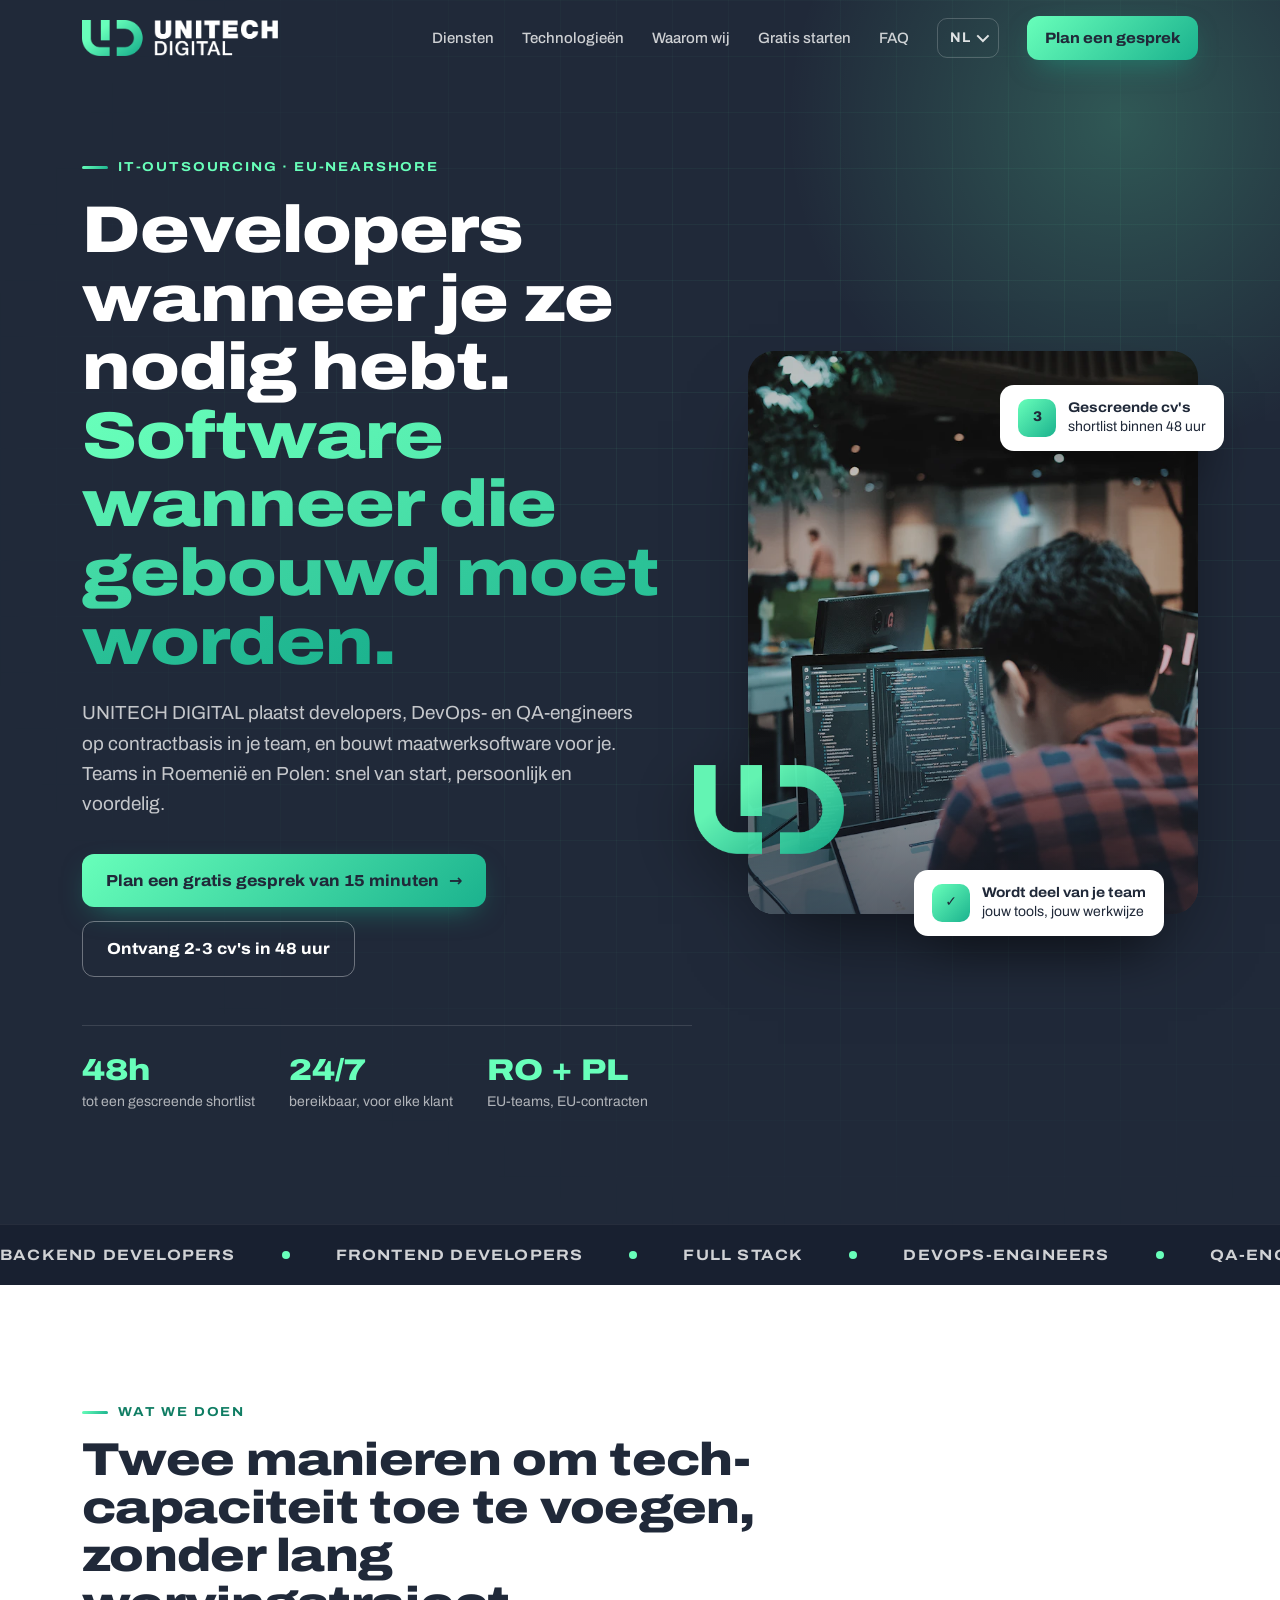
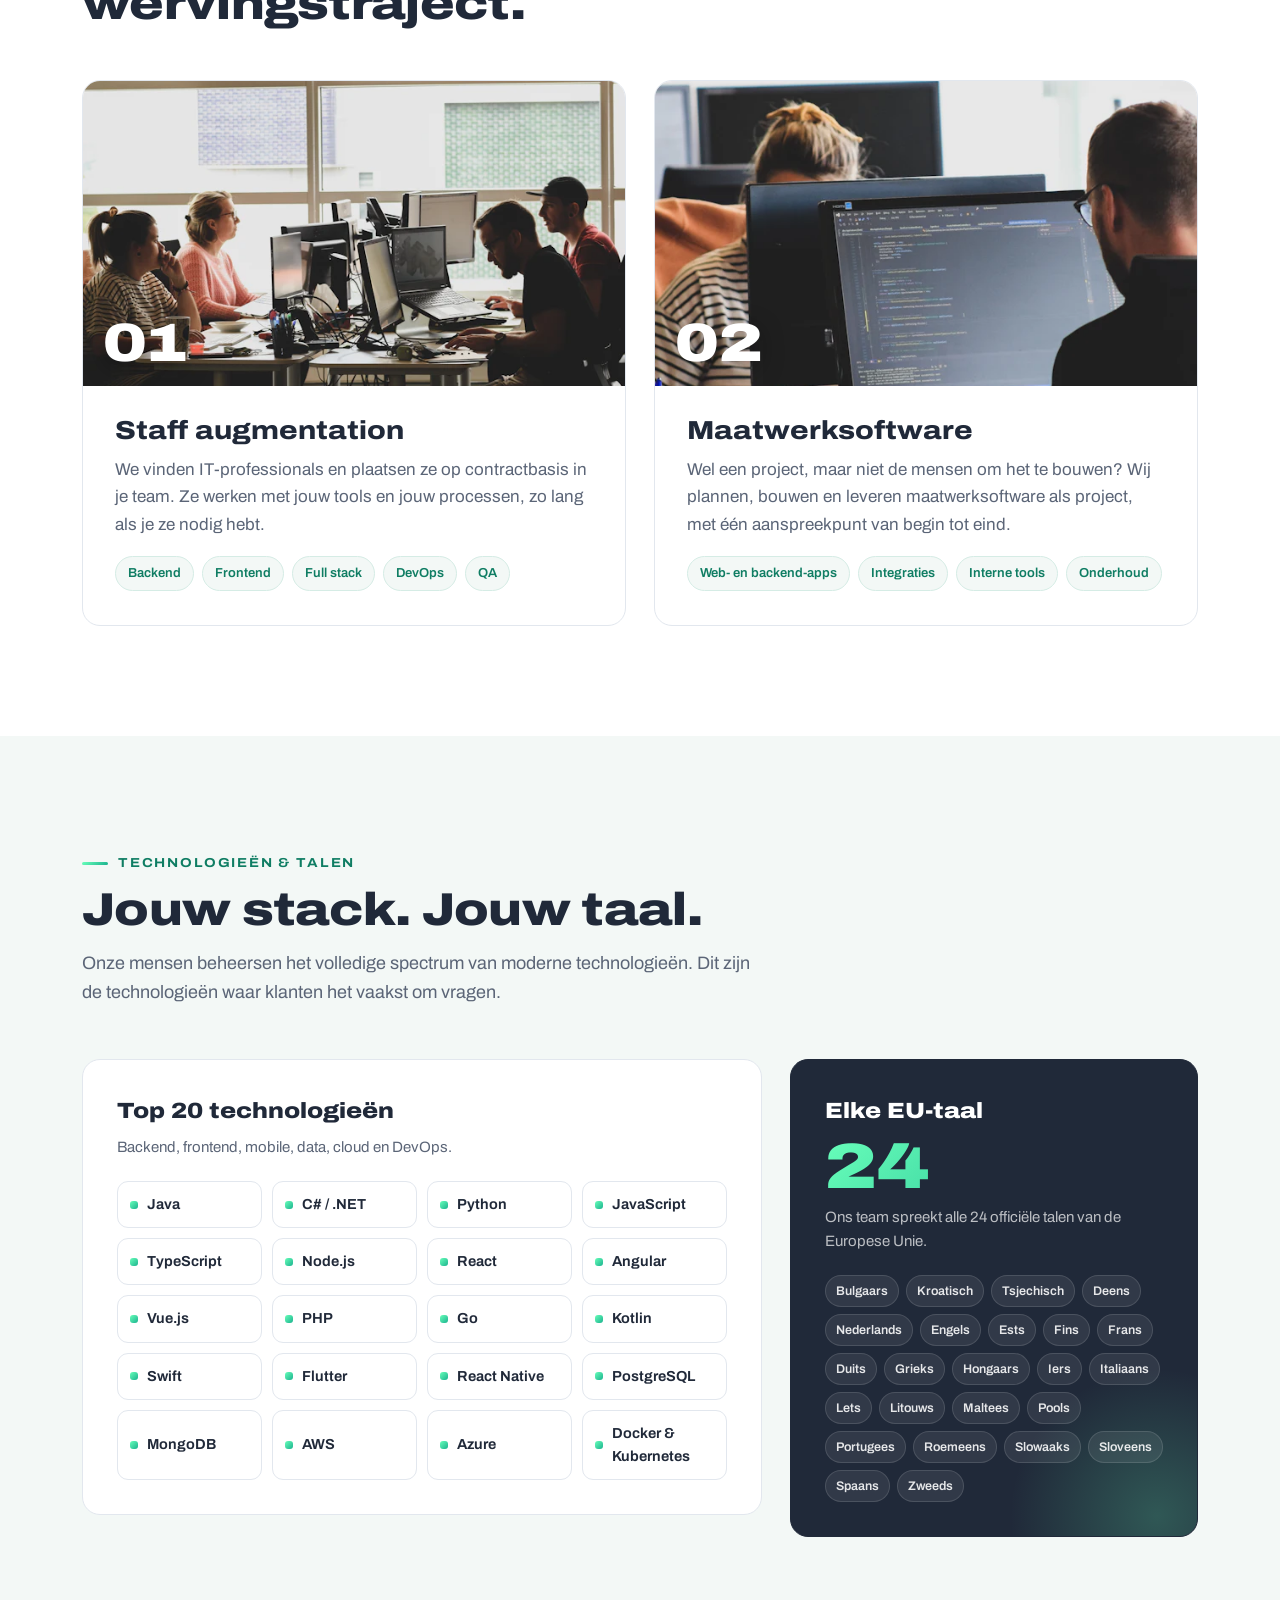
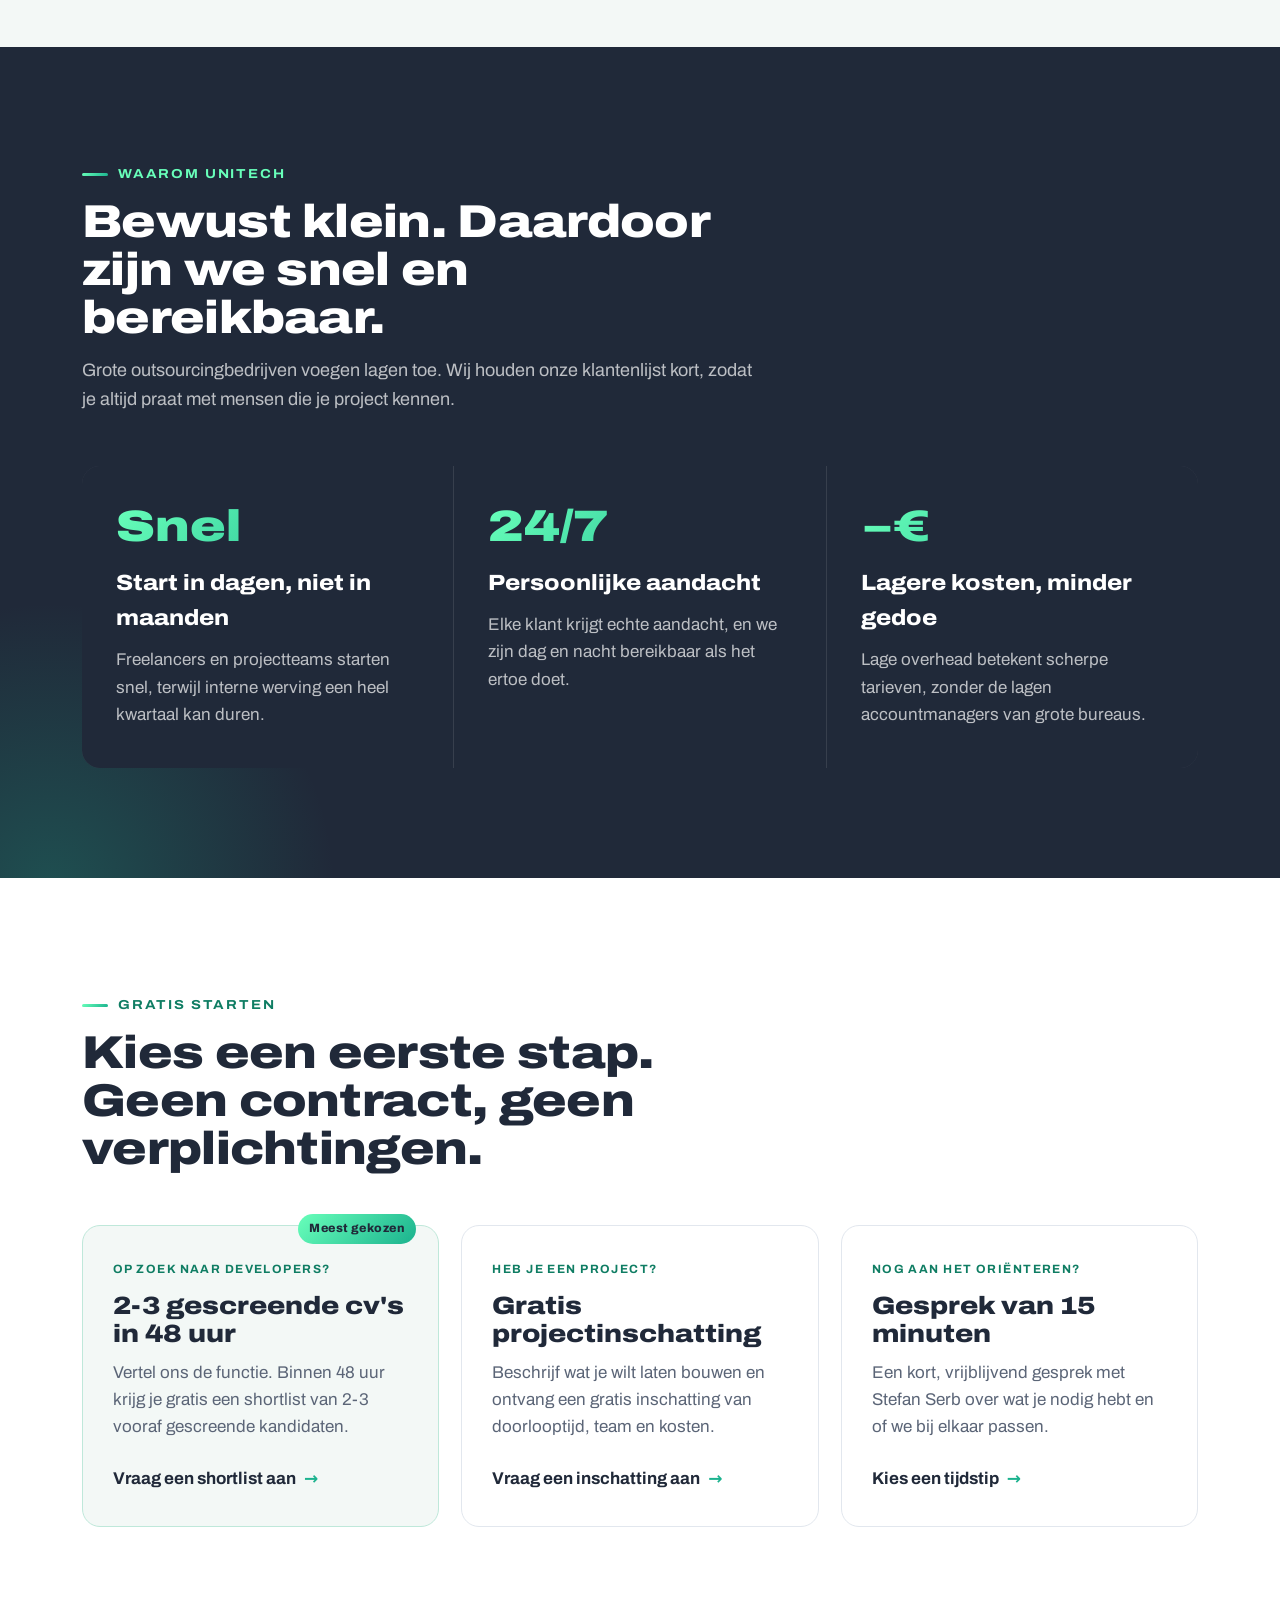
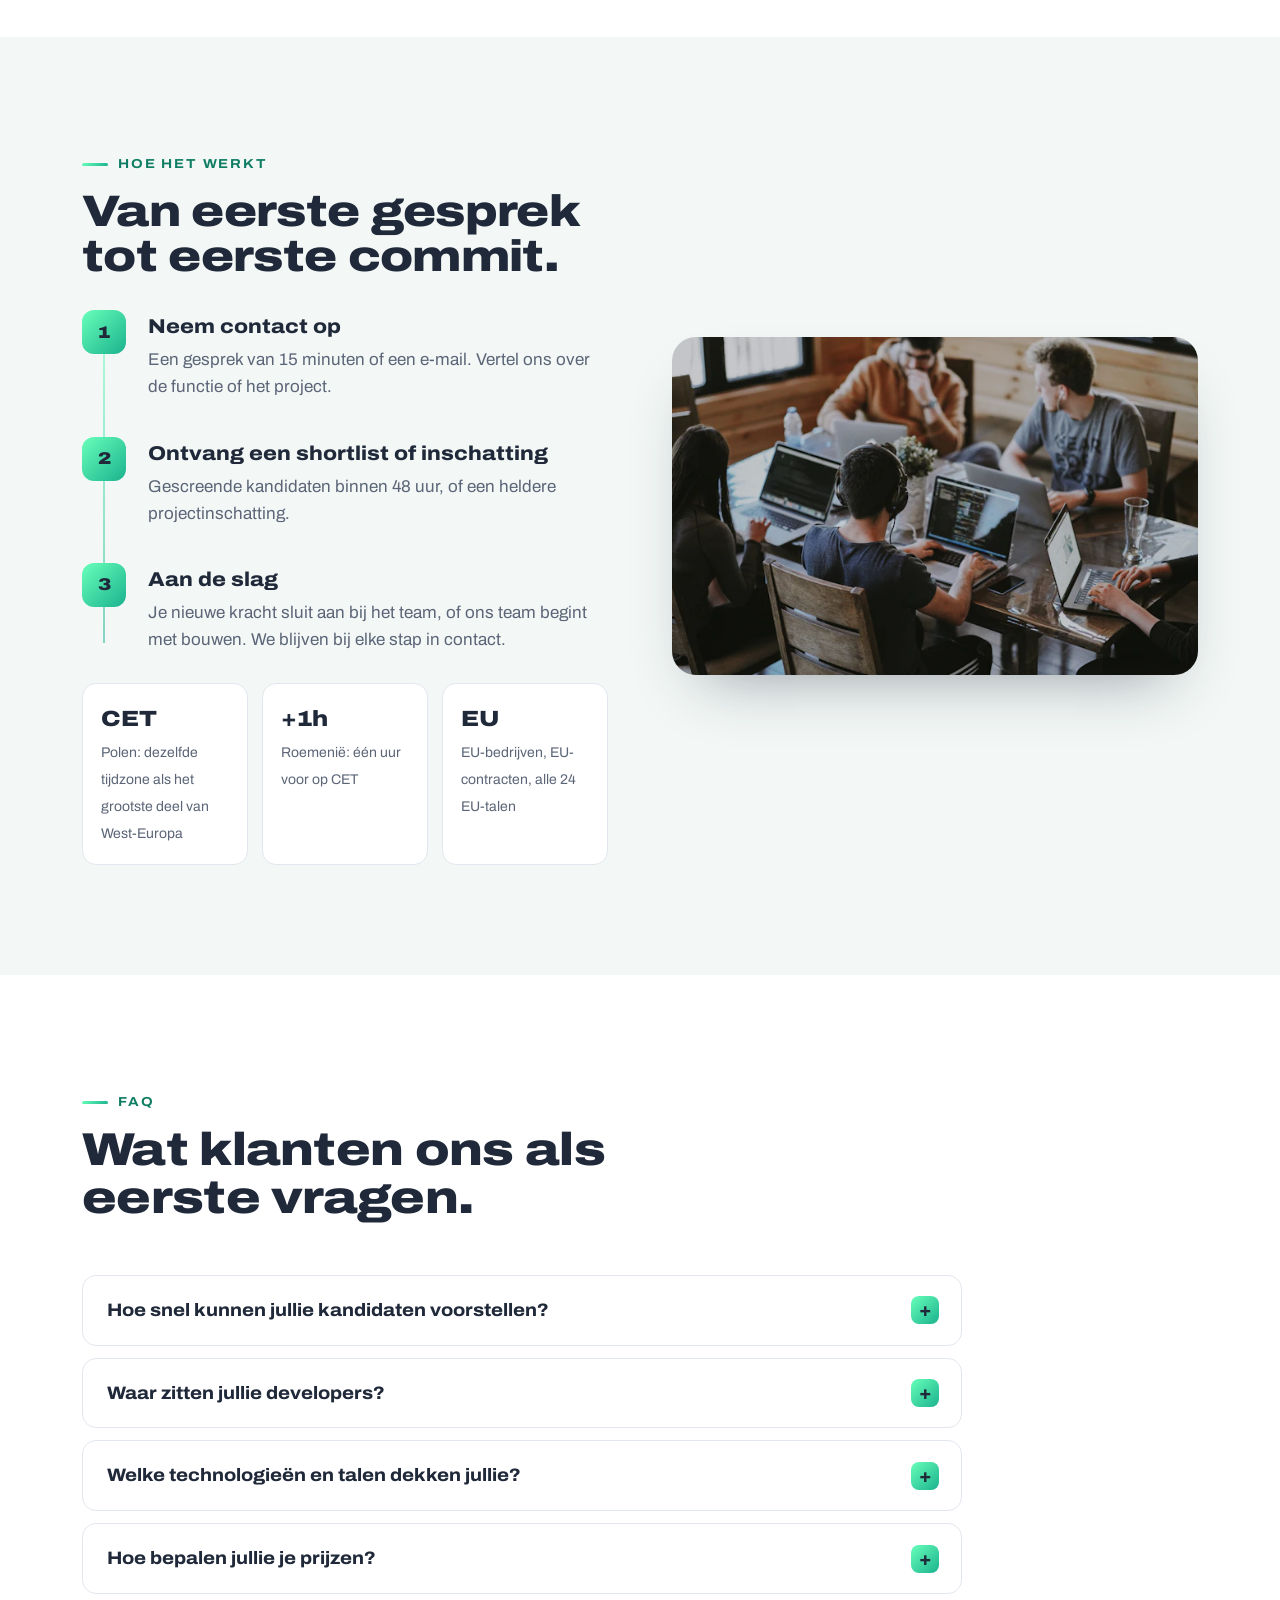
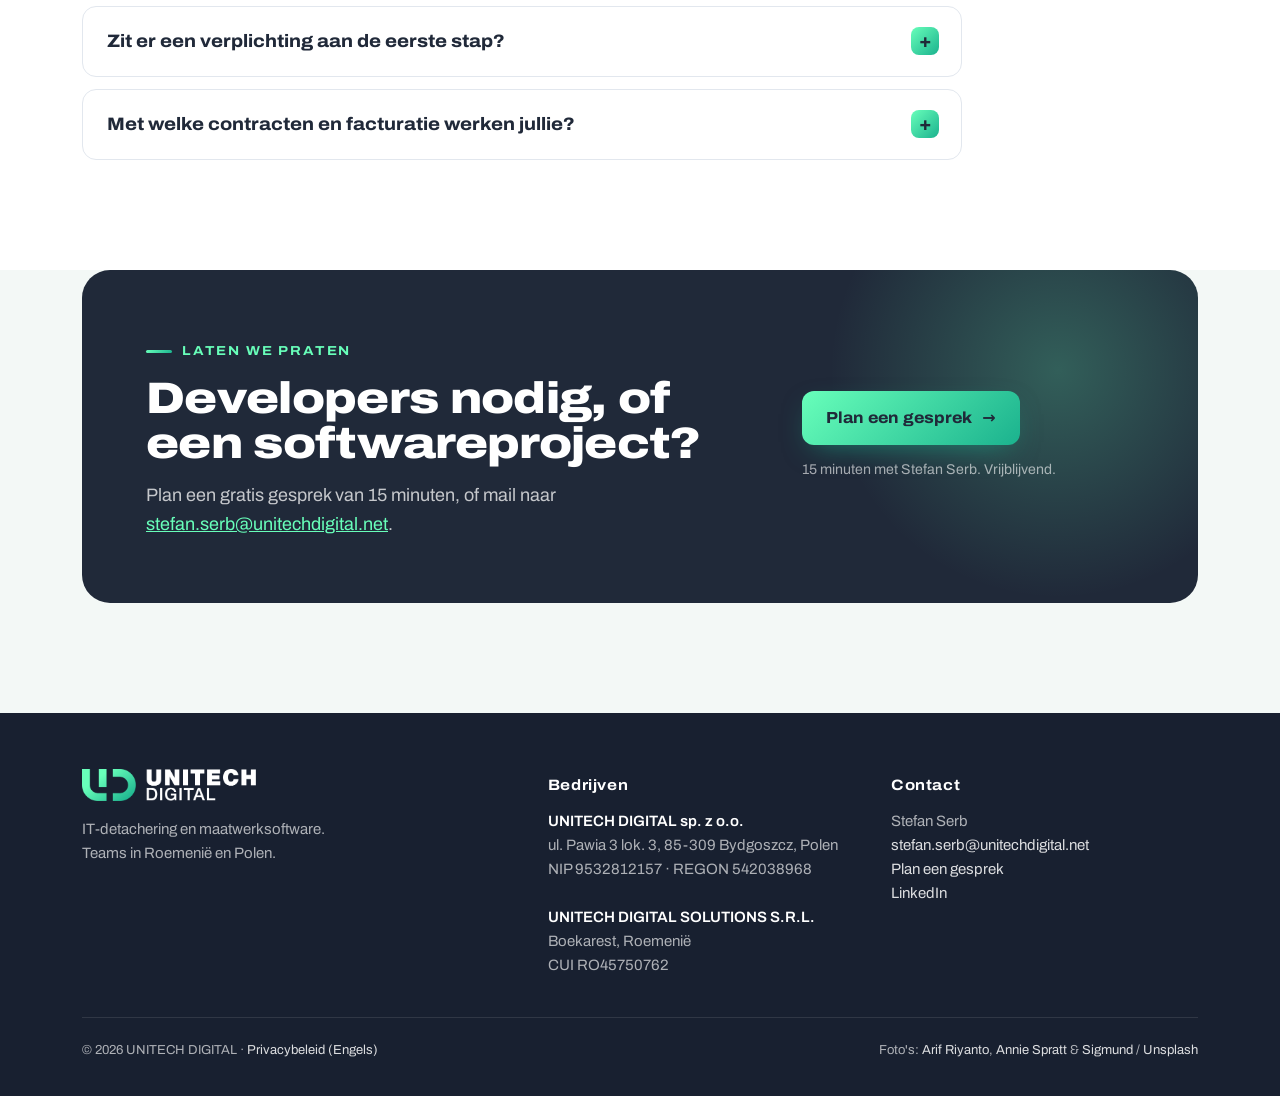
<file: nl/index.html>
<!doctype html>
<html lang="nl">
<head>
<meta charset="utf-8">
<meta name="viewport" content="width=device-width, initial-scale=1">
<title>UNITECH DIGITAL | IT-detachering en maatwerksoftware</title>
<meta name="description" content="UNITECH DIGITAL: freelance developers, DevOps- en QA-engineers, en maatwerksoftware. Nearshore teams in de EU, in Roemenië en Polen. Snel, persoonlijk en voordelig.">
<meta http-equiv="Content-Security-Policy" content="default-src 'self'; script-src 'self' 'sha256-/x7W7R75k8Roq0WaVRQX9blP4OufE5xbAdzklGxsgpw='; style-src 'self' 'unsafe-inline'; img-src 'self' data:; font-src 'self'; connect-src 'self'; object-src 'none'; base-uri 'self'; form-action 'none'">
<meta name="referrer" content="strict-origin-when-cross-origin">
<script>document.documentElement.classList.add('js');</script>
<link rel="canonical" href="https://unitechdigital.net/nl/">
<link rel="alternate" hreflang="en" href="https://unitechdigital.net/">
<link rel="alternate" hreflang="fr" href="https://unitechdigital.net/fr/">
<link rel="alternate" hreflang="nl" href="https://unitechdigital.net/nl/">
<link rel="alternate" hreflang="de" href="https://unitechdigital.net/de/">
<link rel="alternate" hreflang="it" href="https://unitechdigital.net/it/">
<link rel="alternate" hreflang="es" href="https://unitechdigital.net/es/">
<link rel="alternate" hreflang="pt" href="https://unitechdigital.net/pt/">
<link rel="alternate" hreflang="pl" href="https://unitechdigital.net/pl/">
<link rel="alternate" hreflang="sv" href="https://unitechdigital.net/sv/">
<link rel="alternate" hreflang="da" href="https://unitechdigital.net/da/">
<link rel="alternate" hreflang="fi" href="https://unitechdigital.net/fi/">
<link rel="alternate" hreflang="x-default" href="https://unitechdigital.net/">
<meta property="og:title" content="UNITECH DIGITAL | IT-detachering en maatwerksoftware">
<meta property="og:description" content="Freelance developers, DevOps- en QA-engineers, en maatwerksoftware. Nearshore teams in de EU, in Roemenië en Polen.">
<meta property="og:url" content="https://unitechdigital.net/nl/">
<meta property="og:type" content="website">
<meta property="og:locale" content="nl_NL">
<meta property="og:image" content="https://unitechdigital.net/assets/logo.png">
<meta name="theme-color" content="#202939">
<link rel="icon" href="../assets/favicon.ico" sizes="any">
<link rel="icon" type="image/png" sizes="32x32" href="../assets/favicon-32x32.png">
<link rel="icon" type="image/png" sizes="16x16" href="../assets/favicon-16x16.png">
<link rel="apple-touch-icon" href="../assets/apple-icon-180x180.png">
<link rel="preload" href="../assets/fonts/archivo-latin.woff2" as="font" type="font/woff2" crossorigin>
<link rel="preload" as="image" href="../assets/hero-640.webp" imagesrcset="../assets/hero-640.webp 640w, ../assets/hero-1100.webp 1100w" imagesizes="(max-width: 960px) 440px, 460px">
<link rel="stylesheet" href="../assets/site.css">
<script type="application/ld+json">
{
  "@context": "https://schema.org",
  "@graph": [
    {
      "@type": "Organization",
      "@id": "https://unitechdigital.net/#org",
      "name": "UNITECH DIGITAL",
      "url": "https://unitechdigital.net/",
      "logo": "https://unitechdigital.net/assets/logo.png",
      "description": "Freelance developers, DevOps- en QA-engineers, en maatwerksoftware. Nearshore teams in de EU, in Roemenië en Polen.",
      "email": "stefan.serb@unitechdigital.net",
      "sameAs": [
        "https://www.linkedin.com/company/102183329/"
      ],
      "knowsLanguage": [
        "bg",
        "hr",
        "cs",
        "da",
        "nl",
        "en",
        "et",
        "fi",
        "fr",
        "de",
        "el",
        "hu",
        "ga",
        "it",
        "lv",
        "lt",
        "mt",
        "pl",
        "pt",
        "ro",
        "sk",
        "sl",
        "es",
        "sv"
      ],
      "areaServed": "Europe",
      "contactPoint": {
        "@type": "ContactPoint",
        "contactType": "sales",
        "email": "stefan.serb@unitechdigital.net",
        "name": "Stefan Serb"
      },
      "subOrganization": [
        {
          "@type": "Organization",
          "legalName": "UNITECH DIGITAL sp. z o.o.",
          "taxID": "9532812157",
          "address": {
            "@type": "PostalAddress",
            "streetAddress": "ul. Pawia 3 lok. 3",
            "postalCode": "85-309",
            "addressLocality": "Bydgoszcz",
            "addressCountry": "PL"
          }
        },
        {
          "@type": "Organization",
          "legalName": "UNITECH DIGITAL SOLUTIONS S.R.L.",
          "vatID": "RO45750762",
          "address": {
            "@type": "PostalAddress",
            "addressLocality": "Bucharest",
            "addressCountry": "RO"
          }
        }
      ]
    },
    {
      "@type": "WebPage",
      "@id": "https://unitechdigital.net/nl/#page",
      "url": "https://unitechdigital.net/nl/",
      "name": "UNITECH DIGITAL | IT-detachering en maatwerksoftware",
      "inLanguage": "nl",
      "about": {
        "@id": "https://unitechdigital.net/#org"
      }
    },
    {
      "@type": "FAQPage",
      "@id": "https://unitechdigital.net/nl/#faq",
      "inLanguage": "nl",
      "mainEntity": [
        {
          "@type": "Question",
          "name": "Hoe snel kunnen jullie kandidaten voorstellen?",
          "acceptedAnswer": {
            "@type": "Answer",
            "text": "Binnen 48 uur nadat we de functie goed begrijpen, sturen we een shortlist van 2-3 vooraf gescreende kandidaten. De shortlist is gratis en jij beslist of je gesprekken voert."
          }
        },
        {
          "@type": "Question",
          "name": "Waar zitten jullie developers?",
          "acceptedAnswer": {
            "@type": "Answer",
            "text": "Onze teams zitten in Roemenië en Polen, binnen de EU. Polen zit in dezelfde tijdzone als het grootste deel van West-Europa en Roemenië loopt één uur voor, dus de werktijden overlappen volledig."
          }
        },
        {
          "@type": "Question",
          "name": "Welke technologieën en talen dekken jullie?",
          "acceptedAnswer": {
            "@type": "Answer",
            "text": "Het volledige spectrum van moderne technologieën, van Java, .NET, Python en JavaScript tot mobile, data, AWS, Azure en DevOps. Ons team spreekt alle 24 officiële EU-talen."
          }
        },
        {
          "@type": "Question",
          "name": "Hoe bepalen jullie je prijzen?",
          "acceptedAnswer": {
            "@type": "Answer",
            "text": "Onze tarieven zijn scherp omdat we een klein team zijn met weinig overhead. Na een kort gesprek geven we een prijs per functie of per project, zodat je alleen betaalt voor wat je echt nodig hebt."
          }
        },
        {
          "@type": "Question",
          "name": "Zit er een verplichting aan de eerste stap?",
          "acceptedAnswer": {
            "@type": "Answer",
            "text": "Nee. Het gesprek van 15 minuten, de cv-shortlist en de projectinschatting zijn allemaal gratis, zonder contract en zonder verplichting."
          }
        },
        {
          "@type": "Question",
          "name": "Met welke contracten en facturatie werken jullie?",
          "acceptedAnswer": {
            "@type": "Answer",
            "text": "Je sluit een contract met een EU-bedrijf, UNITECH DIGITAL sp. z o.o. in Polen of UNITECH DIGITAL SOLUTIONS S.R.L. in Roemenië, met standaard EU-facturatie."
          }
        }
      ]
    }
  ]
}
</script>
</head>
<body>

<header class="top" id="top">
  <div class="wrap">
    <a class="logo" href="../"><img src="../assets/logo-white.png" alt="UNITECH DIGITAL" width="196" height="36"></a>
    <nav class="links">
      <a href="#services">Diensten</a>
      <a href="#technologies">Technologieën</a>
      <a href="#why">Waarom wij</a>
      <a href="#start">Gratis starten</a>
      <a href="#faq">FAQ</a>
      <details class="lang"><summary aria-label="Taal">NL</summary><ul><li><a href="../" hreflang="en" lang="en">English <span>EN</span></a></li><li><a href="../fr/" hreflang="fr" lang="fr">Français <span>FR</span></a></li><li><a href="../nl/" hreflang="nl" lang="nl" aria-current="true">Nederlands <span>NL</span></a></li><li><a href="../de/" hreflang="de" lang="de">Deutsch <span>DE</span></a></li><li><a href="../it/" hreflang="it" lang="it">Italiano <span>IT</span></a></li><li><a href="../es/" hreflang="es" lang="es">Español <span>ES</span></a></li><li><a href="../pt/" hreflang="pt" lang="pt">Português <span>PT</span></a></li><li><a href="../pl/" hreflang="pl" lang="pl">Polski <span>PL</span></a></li><li><a href="../sv/" hreflang="sv" lang="sv">Svenska <span>SV</span></a></li><li><a href="../da/" hreflang="da" lang="da">Dansk <span>DA</span></a></li><li><a href="../fi/" hreflang="fi" lang="fi">Suomi <span>FI</span></a></li></ul></details>
      <a class="btn small" href="https://calendly.com/stefan-serb-unitechdigital" target="_blank" rel="noopener">Plan een gesprek</a>
    </nav>
  </div>
</header>

<main>
  <section class="hero on-dark">
    <div class="wrap">
      <div>
        <div class="kicker rise d1">IT-outsourcing · EU-nearshore</div>
        <h1 class="display rise d2">Developers wanneer je ze nodig hebt. <span class="hl">Software wanneer die gebouwd moet worden.</span></h1>
        <p class="lead rise d3">UNITECH DIGITAL plaatst developers, DevOps- en QA-engineers op contractbasis in je team, en bouwt maatwerksoftware voor je. Teams in Roemenië en Polen: snel van start, persoonlijk en voordelig.</p>
        <div class="ctas rise d4">
          <a class="btn" href="https://calendly.com/stefan-serb-unitechdigital" target="_blank" rel="noopener">Plan een gratis gesprek van 15 minuten <span class="arr">&rarr;</span></a>
          <a class="btn line" href="#start">Ontvang 2-3 cv&#x27;s in 48 uur</a>
        </div>
        <div class="facts rise d5">
          <div class="fact"><b>48h</b><span>tot een gescreende shortlist</span></div>
          <div class="fact"><b>24/7</b><span>bereikbaar, voor elke klant</span></div>
          <div class="fact"><b>RO + PL</b><span>EU-teams, EU-contracten</span></div>
        </div>
      </div>
      <div class="hero-visual rise d3">
        <div class="frame"><img src="../assets/hero-640.webp" srcset="../assets/hero-640.webp 640w, ../assets/hero-1100.webp 1100w" sizes="(max-width: 960px) 440px, 460px" alt="Een developer die code schrijft aan een bureau in een druk kantoor" width="640" height="800" fetchpriority="high"></div>
        <img class="mark" src="../assets/mark.png" alt="" width="913" height="541">
        <div class="float f1"><span class="dot">3</span><div><b>Gescreende cv&#x27;s</b>shortlist binnen 48 uur</div></div>
        <div class="float f2"><span class="dot">&#10003;</span><div><b>Wordt deel van je team</b>jouw tools, jouw werkwijze</div></div>
      </div>
    </div>
  </section>

  <div class="strip" aria-hidden="true">
    <div class="track"><span>Backend developers</span><span>Frontend developers</span><span>Full stack</span><span>DevOps-engineers</span><span>QA-engineers</span><span>Maatwerksoftware</span><span>Backend developers</span><span>Frontend developers</span><span>Full stack</span><span>DevOps-engineers</span><span>QA-engineers</span><span>Maatwerksoftware</span></div>
  </div>

  <section class="block" id="services">
    <div class="wrap">
      <div class="head reveal">
        <div class="kicker">Wat we doen</div>
        <h2 class="display">Twee manieren om tech-capaciteit toe te voegen, zonder lang wervingstraject.</h2>
      </div>
      <div class="services">
        <article class="svc reveal">
          <div class="ph"><img src="../assets/team-640.webp" srcset="../assets/team-640.webp 640w, ../assets/team-1100.webp 1100w" sizes="(max-width: 960px) 100vw, 560px" alt="Een team van developers aan het werk achter hun computers" loading="lazy" decoding="async" width="640" height="412"><span class="num">01</span></div>
          <div class="body">
            <h3>Staff augmentation</h3>
            <p>We vinden IT-professionals en plaatsen ze op contractbasis in je team. Ze werken met jouw tools en jouw processen, zo lang als je ze nodig hebt.</p>
            <div class="chips"><span class="chip">Backend</span><span class="chip">Frontend</span><span class="chip">Full stack</span><span class="chip">DevOps</span><span class="chip">QA</span></div>
          </div>
        </article>
        <article class="svc reveal">
          <div class="ph"><img src="../assets/code-640.webp" srcset="../assets/code-640.webp 640w, ../assets/code-1100.webp 1100w" sizes="(max-width: 960px) 100vw, 560px" alt="Twee developers die aan code werken op grote monitoren" loading="lazy" decoding="async" width="640" height="412"><span class="num">02</span></div>
          <div class="body">
            <h3>Maatwerksoftware</h3>
            <p>Wel een project, maar niet de mensen om het te bouwen? Wij plannen, bouwen en leveren maatwerksoftware als project, met één aanspreekpunt van begin tot eind.</p>
            <div class="chips"><span class="chip">Web- en backend-apps</span><span class="chip">Integraties</span><span class="chip">Interne tools</span><span class="chip">Onderhoud</span></div>
          </div>
        </article>
      </div>
    </div>
  </section>

  <section class="block stack" id="technologies">
    <div class="wrap">
      <div class="head reveal">
        <div class="kicker">Technologieën &amp; talen</div>
        <h2 class="display">Jouw stack. Jouw taal.</h2>
        <p>Onze mensen beheersen het volledige spectrum van moderne technologieën. Dit zijn de technologieën waar klanten het vaakst om vragen.</p>
      </div>
      <div class="stack-grid">
        <div class="panel reveal">
          <h3>Top 20 technologieën</h3>
          <p>Backend, frontend, mobile, data, cloud en DevOps.</p>
          <div class="tech">
            <span>Java</span><span>C# / .NET</span><span>Python</span><span>JavaScript</span>
            <span>TypeScript</span><span>Node.js</span><span>React</span><span>Angular</span>
            <span>Vue.js</span><span>PHP</span><span>Go</span><span>Kotlin</span>
            <span>Swift</span><span>Flutter</span><span>React Native</span><span>PostgreSQL</span>
            <span>MongoDB</span><span>AWS</span><span>Azure</span><span>Docker &amp; Kubernetes</span>
          </div>
        </div>
        <div class="panel dark reveal">
          <h3>Elke EU-taal</h3>
          <div class="langs-big">24</div>
          <p>Ons team spreekt alle 24 officiële talen van de Europese Unie.</p>
          <div class="langs"><span>Bulgaars</span><span>Kroatisch</span><span>Tsjechisch</span><span>Deens</span><span>Nederlands</span><span>Engels</span><span>Ests</span><span>Fins</span><span>Frans</span><span>Duits</span><span>Grieks</span><span>Hongaars</span><span>Iers</span><span>Italiaans</span><span>Lets</span><span>Litouws</span><span>Maltees</span><span>Pools</span><span>Portugees</span><span>Roemeens</span><span>Slowaaks</span><span>Sloveens</span><span>Spaans</span><span>Zweeds</span></div>
        </div>
      </div>
    </div>
  </section>

  <section class="block why on-dark" id="why">
    <div class="wrap">
      <div class="head reveal">
        <div class="kicker">Waarom UNITECH</div>
        <h2 class="display">Bewust klein. Daardoor zijn we snel en bereikbaar.</h2>
        <p>Grote outsourcingbedrijven voegen lagen toe. Wij houden onze klantenlijst kort, zodat je altijd praat met mensen die je project kennen.</p>
      </div>
      <div class="why-grid reveal">
        <div class="why-item"><div class="big">Snel</div><h3>Start in dagen, niet in maanden</h3><p>Freelancers en projectteams starten snel, terwijl interne werving een heel kwartaal kan duren.</p></div>
        <div class="why-item"><div class="big">24/7</div><h3>Persoonlijke aandacht</h3><p>Elke klant krijgt echte aandacht, en we zijn dag en nacht bereikbaar als het ertoe doet.</p></div>
        <div class="why-item"><div class="big">&minus;&euro;</div><h3>Lagere kosten, minder gedoe</h3><p>Lage overhead betekent scherpe tarieven, zonder de lagen accountmanagers van grote bureaus.</p></div>
      </div>
    </div>
  </section>

  <section class="block" id="start">
    <div class="wrap">
      <div class="head reveal">
        <div class="kicker">Gratis starten</div>
        <h2 class="display">Kies een eerste stap. Geen contract, geen verplichtingen.</h2>
      </div>
      <div class="offers">
        <div class="offer featured reveal">
          <span class="badge">Meest gekozen</span>
          <span class="tag">Op zoek naar developers?</span>
          <h3>2-3 gescreende cv&#x27;s in 48 uur</h3>
          <p>Vertel ons de functie. Binnen 48 uur krijg je gratis een shortlist van 2-3 vooraf gescreende kandidaten.</p>
          <a class="go" href="mailto:stefan.serb@unitechdigital.net?subject=Aanvraag%20shortlist%20cv%27s">Vraag een shortlist aan</a>
        </div>
        <div class="offer reveal">
          <span class="tag">Heb je een project?</span>
          <h3>Gratis projectinschatting</h3>
          <p>Beschrijf wat je wilt laten bouwen en ontvang een gratis inschatting van doorlooptijd, team en kosten.</p>
          <a class="go" href="mailto:stefan.serb@unitechdigital.net?subject=Aanvraag%20projectinschatting">Vraag een inschatting aan</a>
        </div>
        <div class="offer reveal">
          <span class="tag">Nog aan het oriënteren?</span>
          <h3>Gesprek van 15 minuten</h3>
          <p>Een kort, vrijblijvend gesprek met Stefan Serb over wat je nodig hebt en of we bij elkaar passen.</p>
          <a class="go" href="https://calendly.com/stefan-serb-unitechdigital" target="_blank" rel="noopener">Kies een tijdstip</a>
        </div>
      </div>
    </div>
  </section>

  <section class="block near" id="nearshore">
    <div class="wrap split">
      <div class="reveal">
        <div class="kicker">Hoe het werkt</div>
        <h2 class="display" style="font-size:clamp(30px,3.6vw,44px);margin:14px 0 30px">Van eerste gesprek tot eerste commit.</h2>
        <ol class="steps">
          <li><span class="n">1</span><h3>Neem contact op</h3><p>Een gesprek van 15 minuten of een e-mail. Vertel ons over de functie of het project.</p></li>
          <li><span class="n">2</span><h3>Ontvang een shortlist of inschatting</h3><p>Gescreende kandidaten binnen 48 uur, of een heldere projectinschatting.</p></li>
          <li><span class="n">3</span><h3>Aan de slag</h3><p>Je nieuwe kracht sluit aan bij het team, of ons team begint met bouwen. We blijven bij elke stap in contact.</p></li>
        </ol>
        <div class="tz">
          <div><b>CET</b><span>Polen: dezelfde tijdzone als het grootste deel van West-Europa</span></div>
          <div><b>+1h</b><span>Roemenië: één uur voor op CET</span></div>
          <div><b>EU</b><span>EU-bedrijven, EU-contracten, alle 24 EU-talen</span></div>
        </div>
      </div>
      <div class="ph reveal"><img src="../assets/work-640.webp" srcset="../assets/work-640.webp 640w, ../assets/work-1100.webp 1100w" sizes="(max-width: 960px) 100vw, 540px" alt="Een team van developers dat op laptops werkt rond een tafel" loading="lazy" decoding="async" width="640" height="412"></div>
    </div>
  </section>

  <section class="block" id="faq">
    <div class="wrap">
      <div class="head reveal">
        <div class="kicker">FAQ</div>
        <h2 class="display">Wat klanten ons als eerste vragen.</h2>
      </div>
      <div class="faq-list reveal"><details><summary>Hoe snel kunnen jullie kandidaten voorstellen?</summary><p>Binnen 48 uur nadat we de functie goed begrijpen, sturen we een shortlist van 2-3 vooraf gescreende kandidaten. De shortlist is gratis en jij beslist of je gesprekken voert.</p></details><details><summary>Waar zitten jullie developers?</summary><p>Onze teams zitten in Roemenië en Polen, binnen de EU. Polen zit in dezelfde tijdzone als het grootste deel van West-Europa en Roemenië loopt één uur voor, dus de werktijden overlappen volledig.</p></details><details><summary>Welke technologieën en talen dekken jullie?</summary><p>Het volledige spectrum van moderne technologieën, van Java, .NET, Python en JavaScript tot mobile, data, AWS, Azure en DevOps. Ons team spreekt alle 24 officiële EU-talen.</p></details><details><summary>Hoe bepalen jullie je prijzen?</summary><p>Onze tarieven zijn scherp omdat we een klein team zijn met weinig overhead. Na een kort gesprek geven we een prijs per functie of per project, zodat je alleen betaalt voor wat je echt nodig hebt.</p></details><details><summary>Zit er een verplichting aan de eerste stap?</summary><p>Nee. Het gesprek van 15 minuten, de cv-shortlist en de projectinschatting zijn allemaal gratis, zonder contract en zonder verplichting.</p></details><details><summary>Met welke contracten en facturatie werken jullie?</summary><p>Je sluit een contract met een EU-bedrijf, UNITECH DIGITAL sp. z o.o. in Polen of UNITECH DIGITAL SOLUTIONS S.R.L. in Roemenië, met standaard EU-facturatie.</p></details></div>
    </div>
  </section>

  <section class="cta" id="contact">
    <div class="wrap">
      <div class="cta-box reveal on-dark">
        <div style="position:relative;z-index:1">
          <div class="kicker">Laten we praten</div>
          <h2 class="display">Developers nodig, of een softwareproject?</h2>
          <p>Plan een gratis gesprek van 15 minuten, of mail naar <a href="mailto:stefan.serb@unitechdigital.net">stefan.serb@unitechdigital.net</a>.</p>
        </div>
        <div class="side">
          <a class="btn" href="https://calendly.com/stefan-serb-unitechdigital" target="_blank" rel="noopener">Plan een gesprek <span class="arr">&rarr;</span></a>
          <small>15 minuten met Stefan Serb. Vrijblijvend.</small>
        </div>
      </div>
    </div>
  </section>
</main>

<footer>
  <div class="wrap">
    <div class="cols">
      <div>
        <img src="../assets/logo-white.png" alt="UNITECH DIGITAL" width="174" height="32">
        <div>IT-detachering en maatwerksoftware.<br>Teams in Roemenië en Polen.</div>
      </div>
      <div>
        <h4>Bedrijven</h4>
        <b style="color:#fff;font-weight:600">UNITECH DIGITAL sp. z o.o.</b><br>
        ul. Pawia 3 lok. 3, 85-309 Bydgoszcz, Polen<br>
        NIP 9532812157 &middot; REGON 542038968<br><br>
        <b style="color:#fff;font-weight:600">UNITECH DIGITAL SOLUTIONS S.R.L.</b><br>
        Boekarest, Roemenië<br>
        CUI RO45750762
      </div>
      <div>
        <h4>Contact</h4>
        Stefan Serb<br>
        <a href="mailto:stefan.serb@unitechdigital.net">stefan.serb@unitechdigital.net</a><br>
        <a href="https://calendly.com/stefan-serb-unitechdigital" target="_blank" rel="noopener">Plan een gesprek</a><br>
        <a href="https://www.linkedin.com/company/102183329/" target="_blank" rel="noopener">LinkedIn</a>
      </div>
    </div>
    <div class="legal">
      <span>&copy; <span id="y">2026</span> UNITECH DIGITAL &middot; <a href="../privacy.html">Privacybeleid (Engels)</a></span>
      <span>Foto&#x27;s: <a href="https://unsplash.com/@arifriyanto" target="_blank" rel="noopener">Arif Riyanto</a>, <a href="https://unsplash.com/@anniespratt" target="_blank" rel="noopener">Annie Spratt</a> &amp; <a href="https://unsplash.com/@sigmund" target="_blank" rel="noopener">Sigmund</a> / <a href="https://unsplash.com" target="_blank" rel="noopener">Unsplash</a></span>
    </div>
  </div>
</footer>

<script src="../assets/site.js" defer></script>
</body>
</html>
</file>
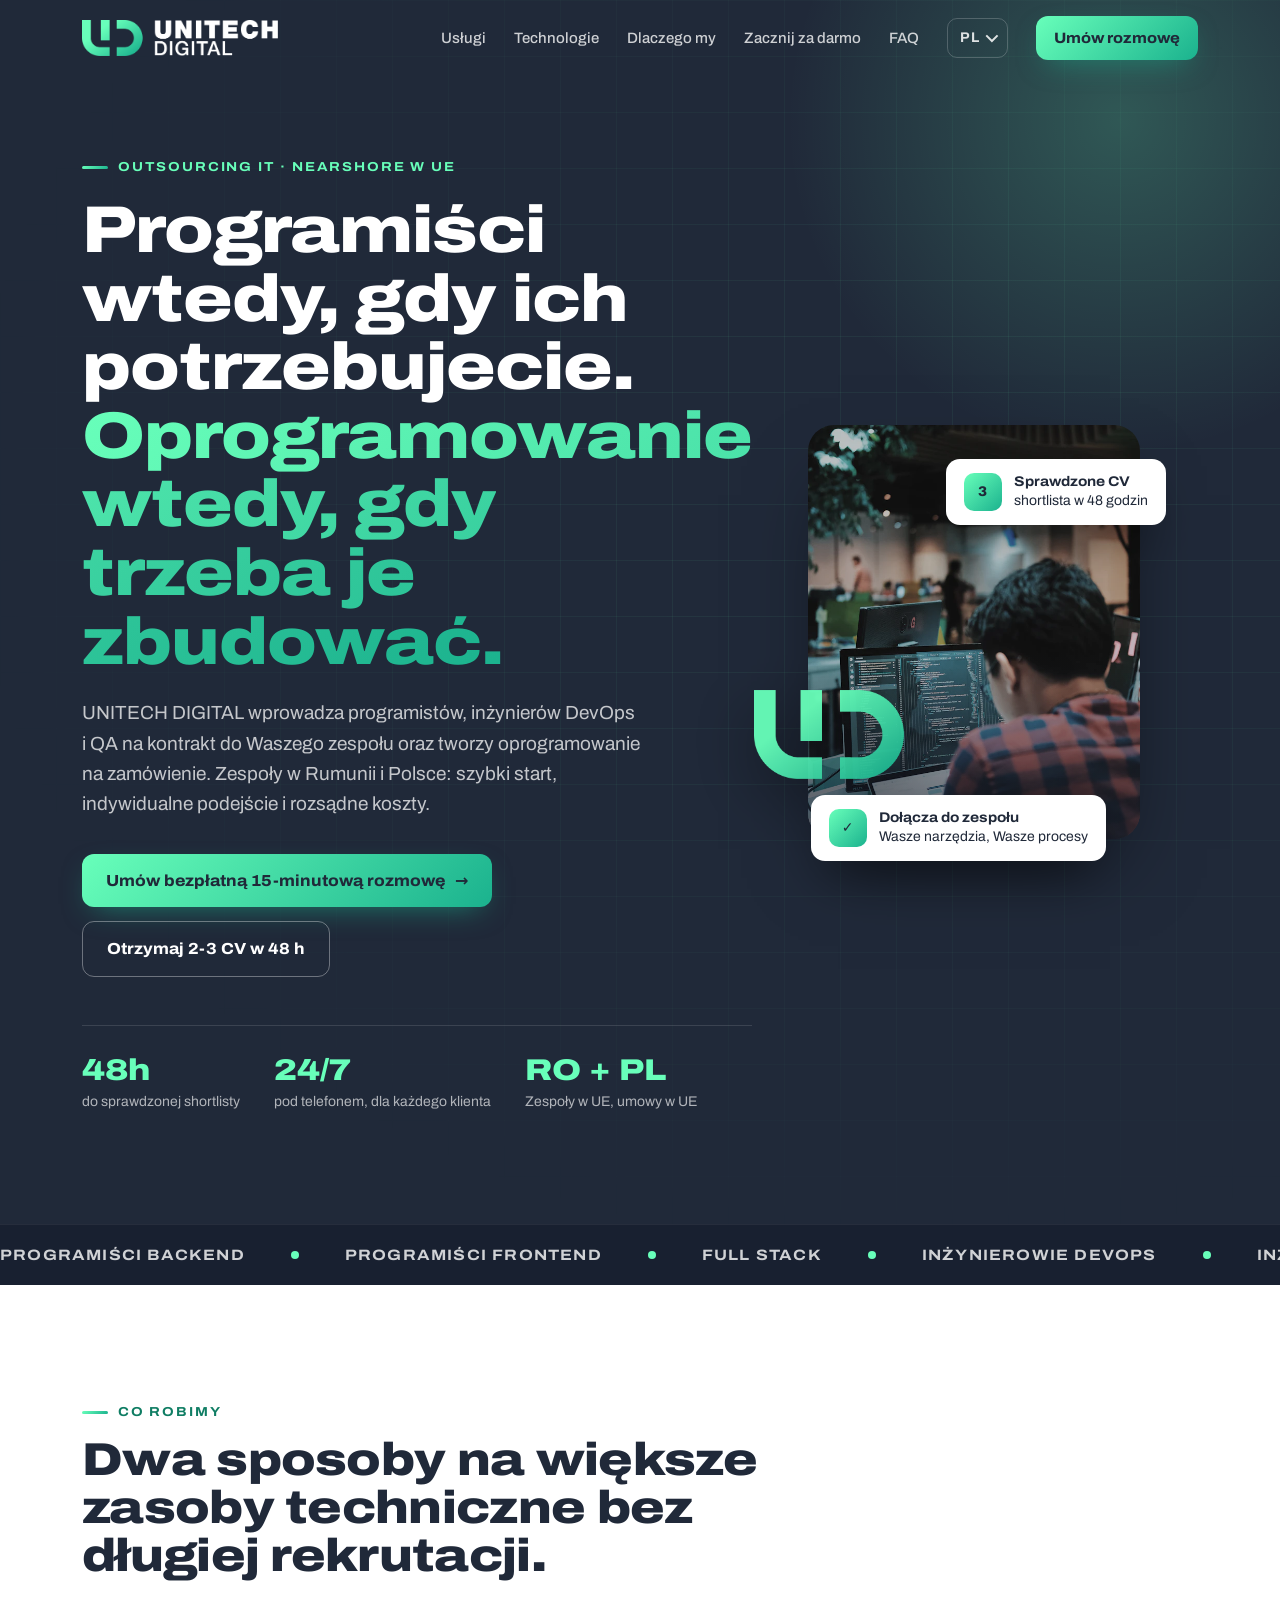
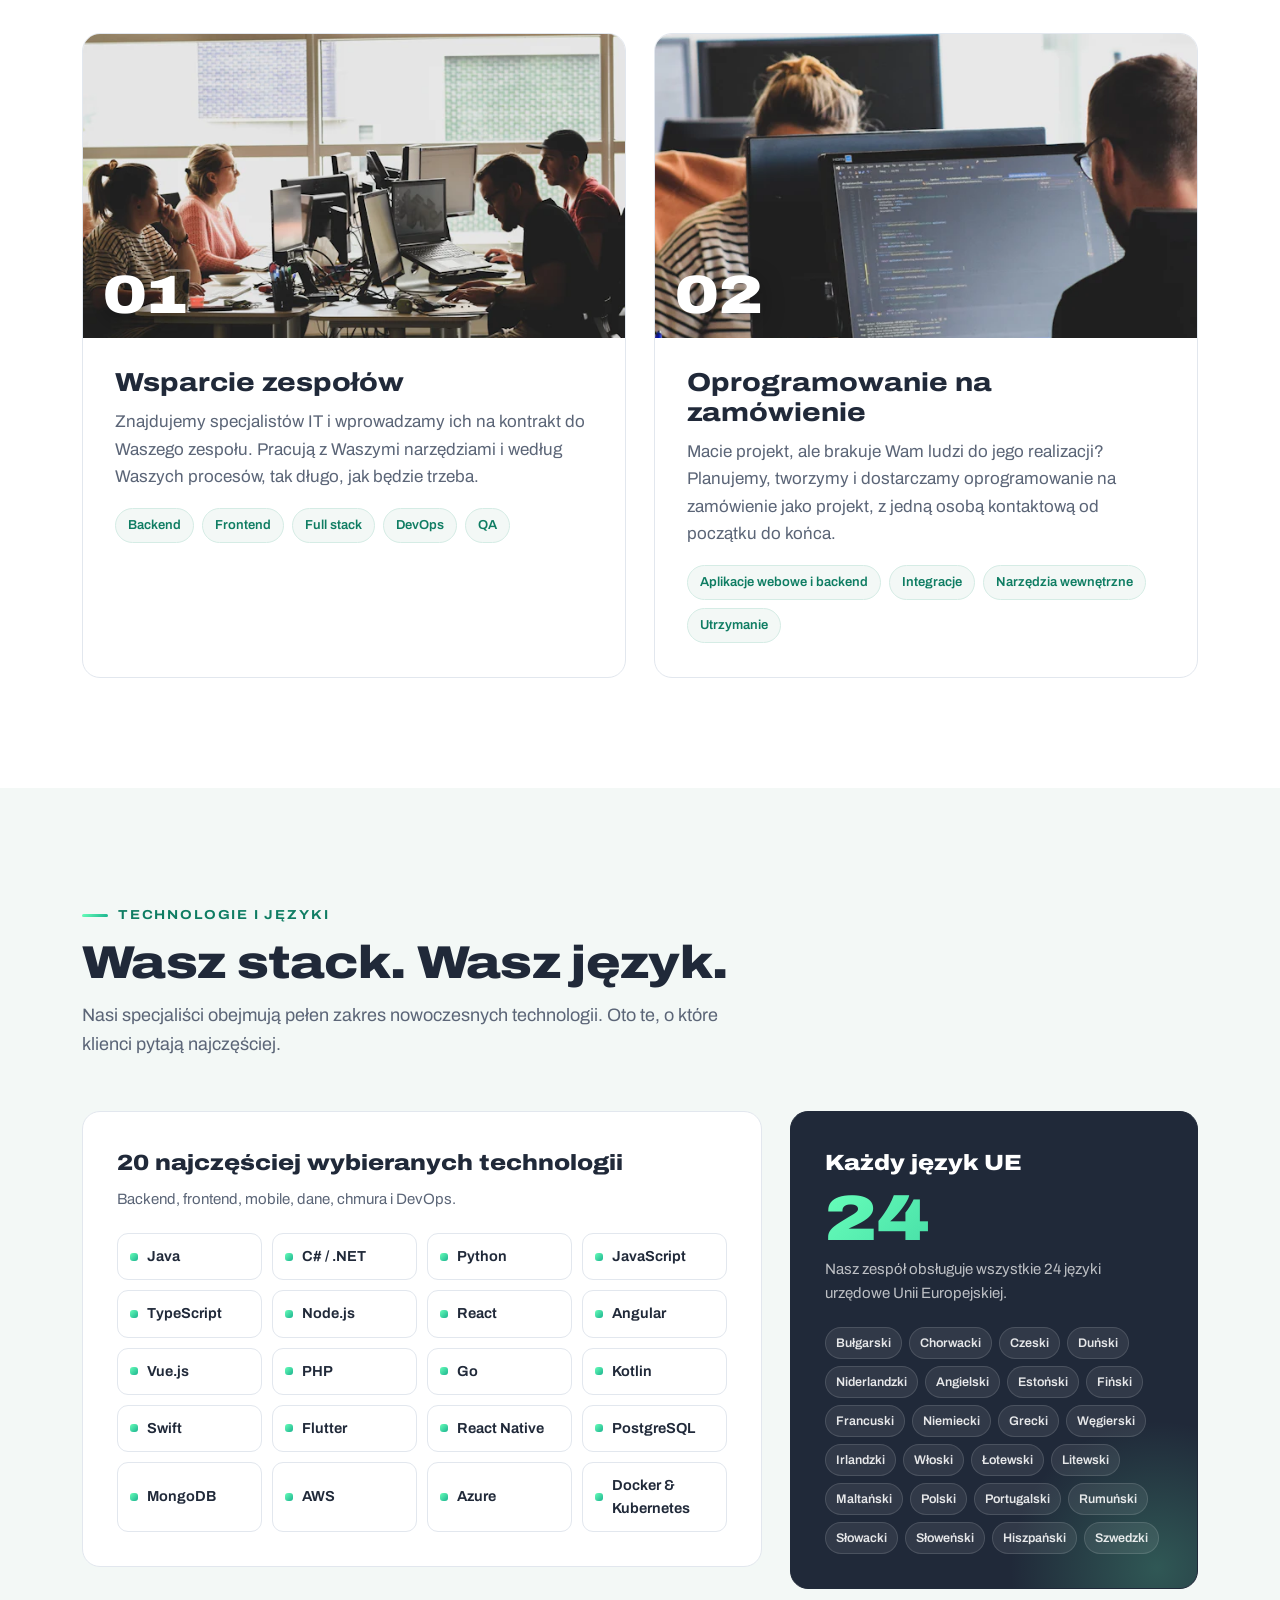
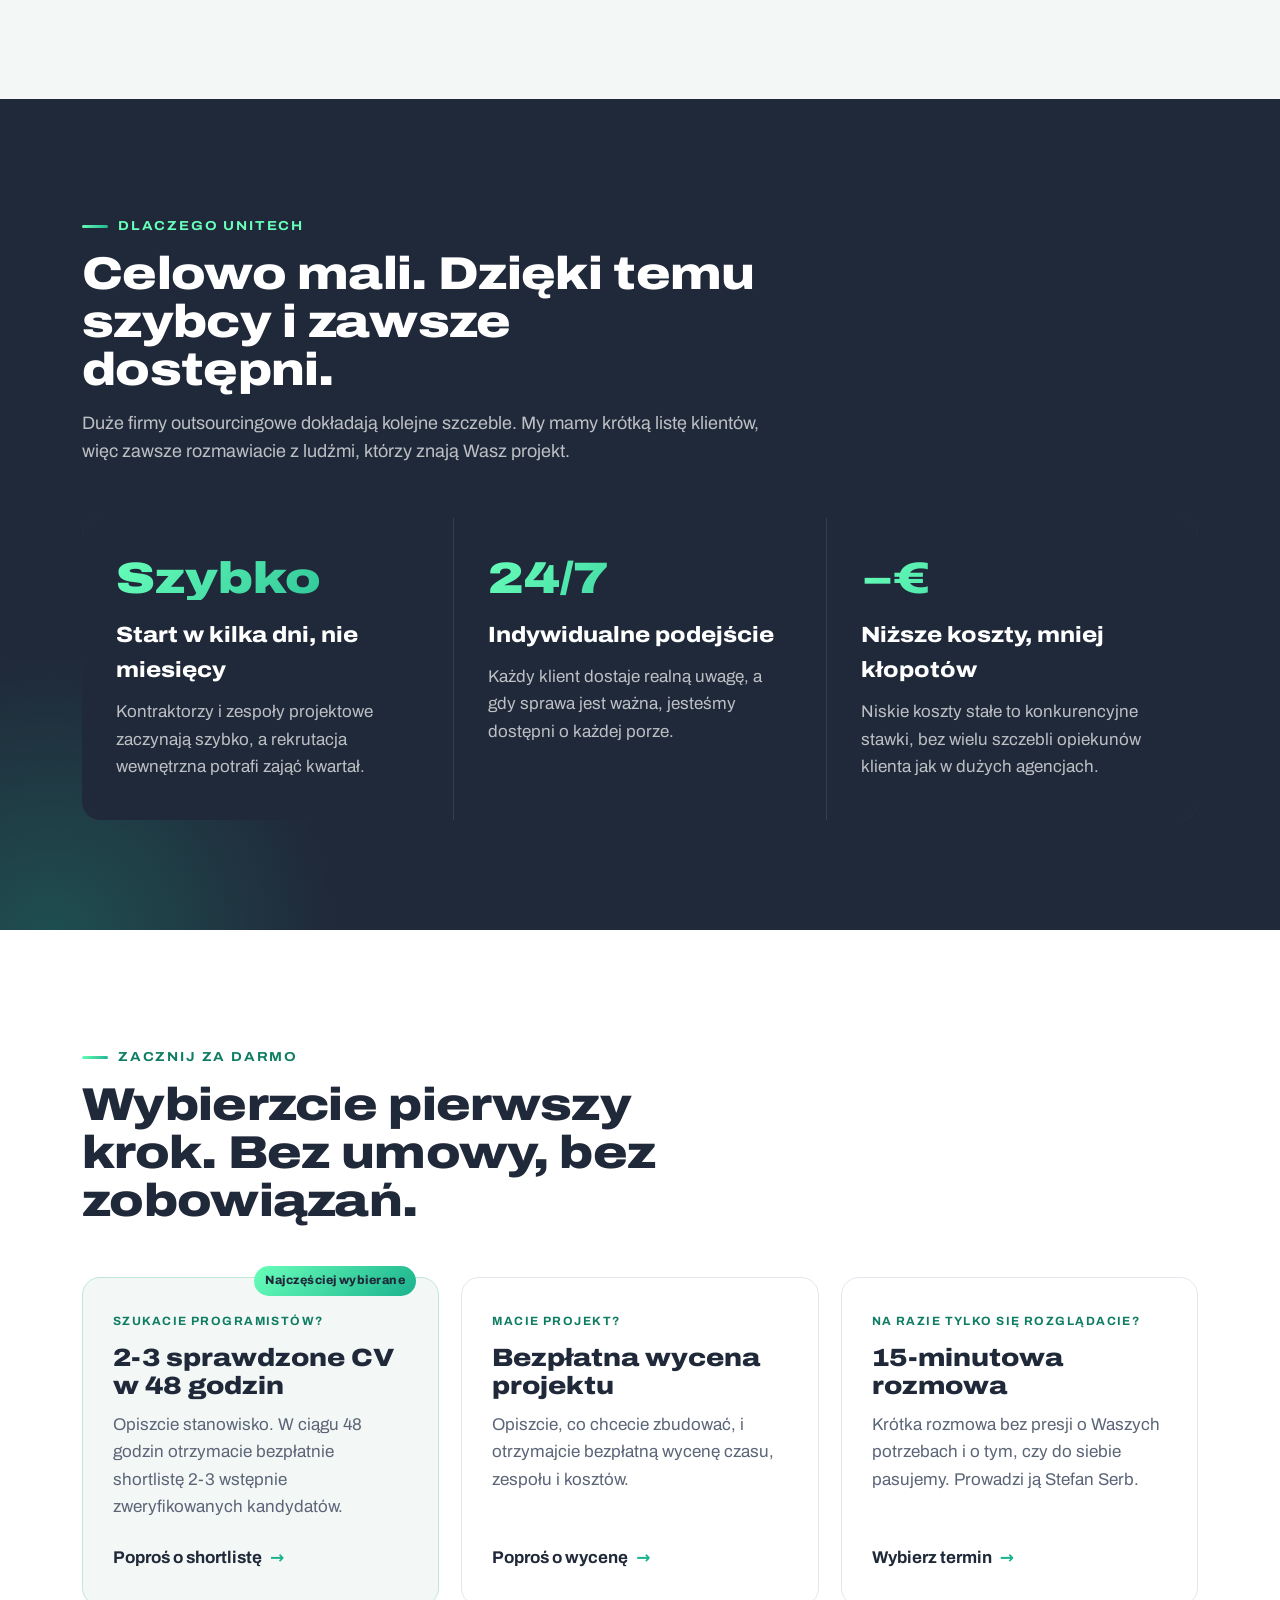
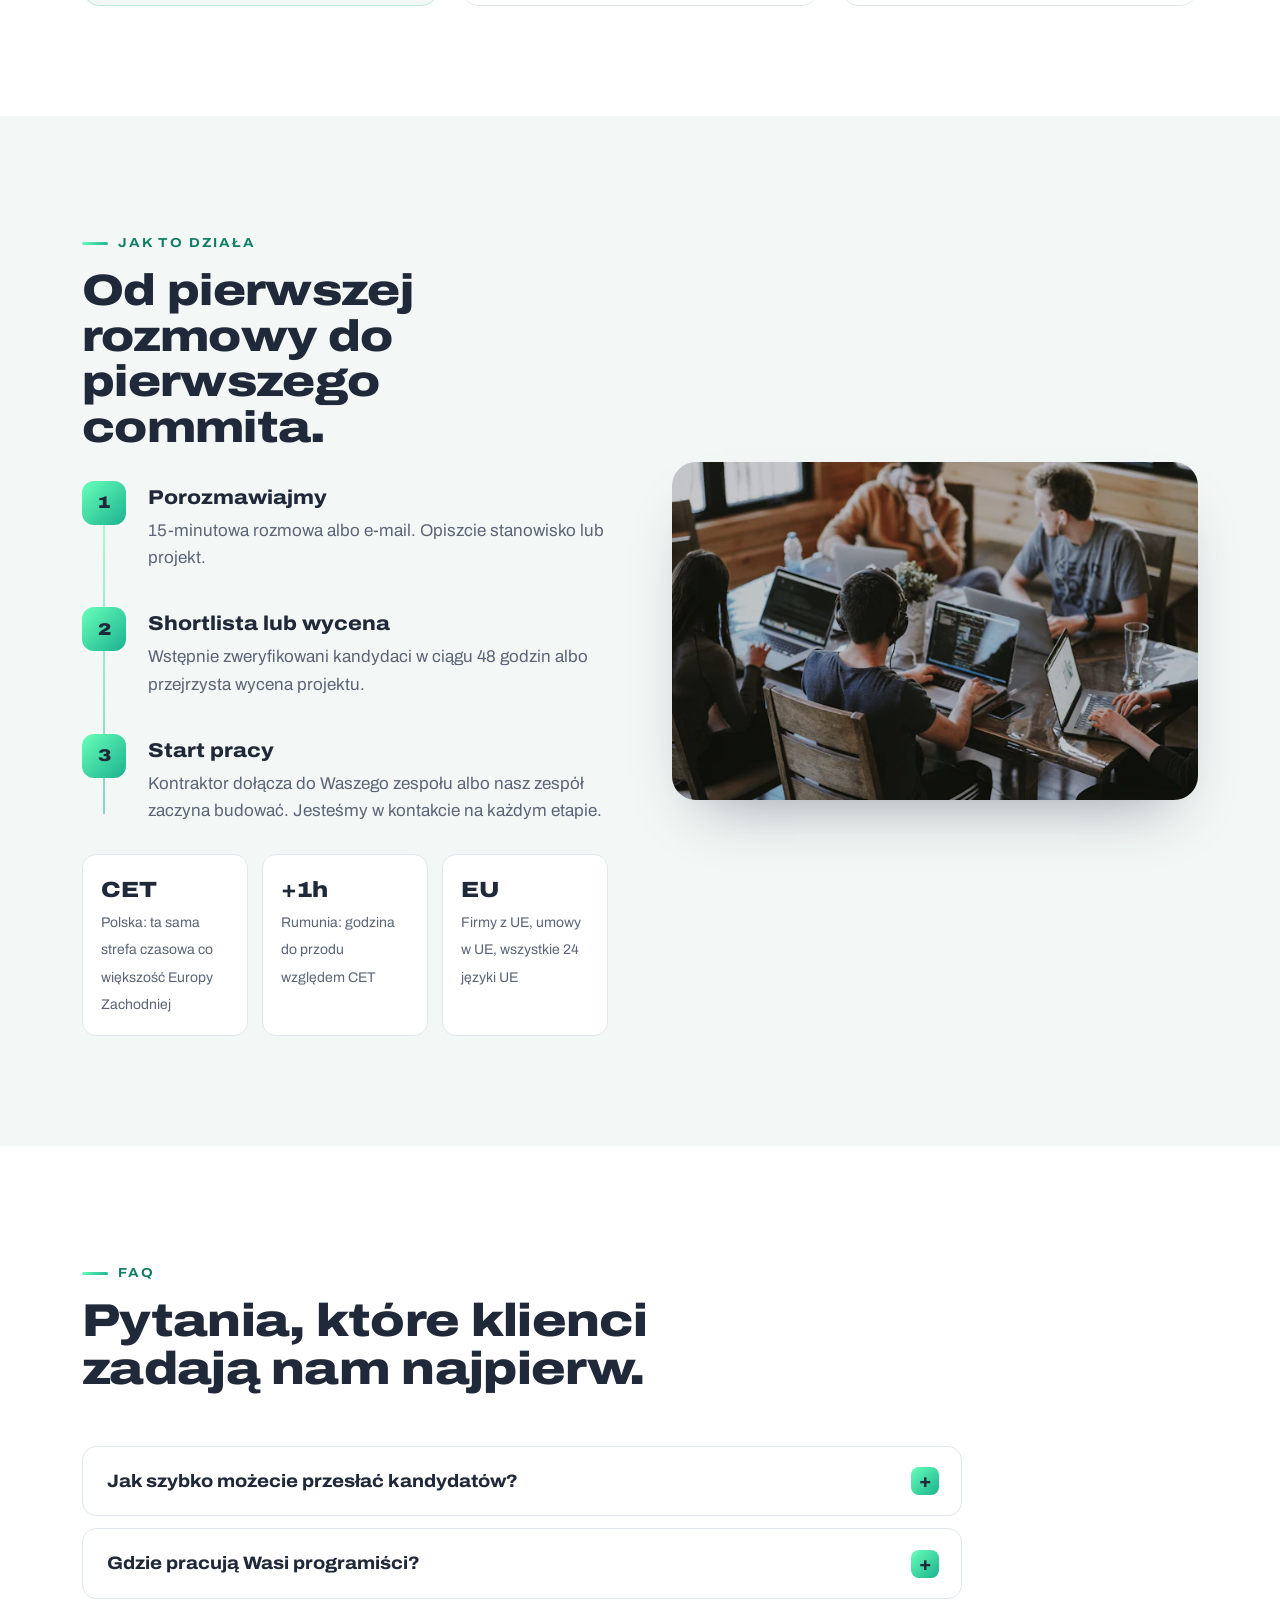
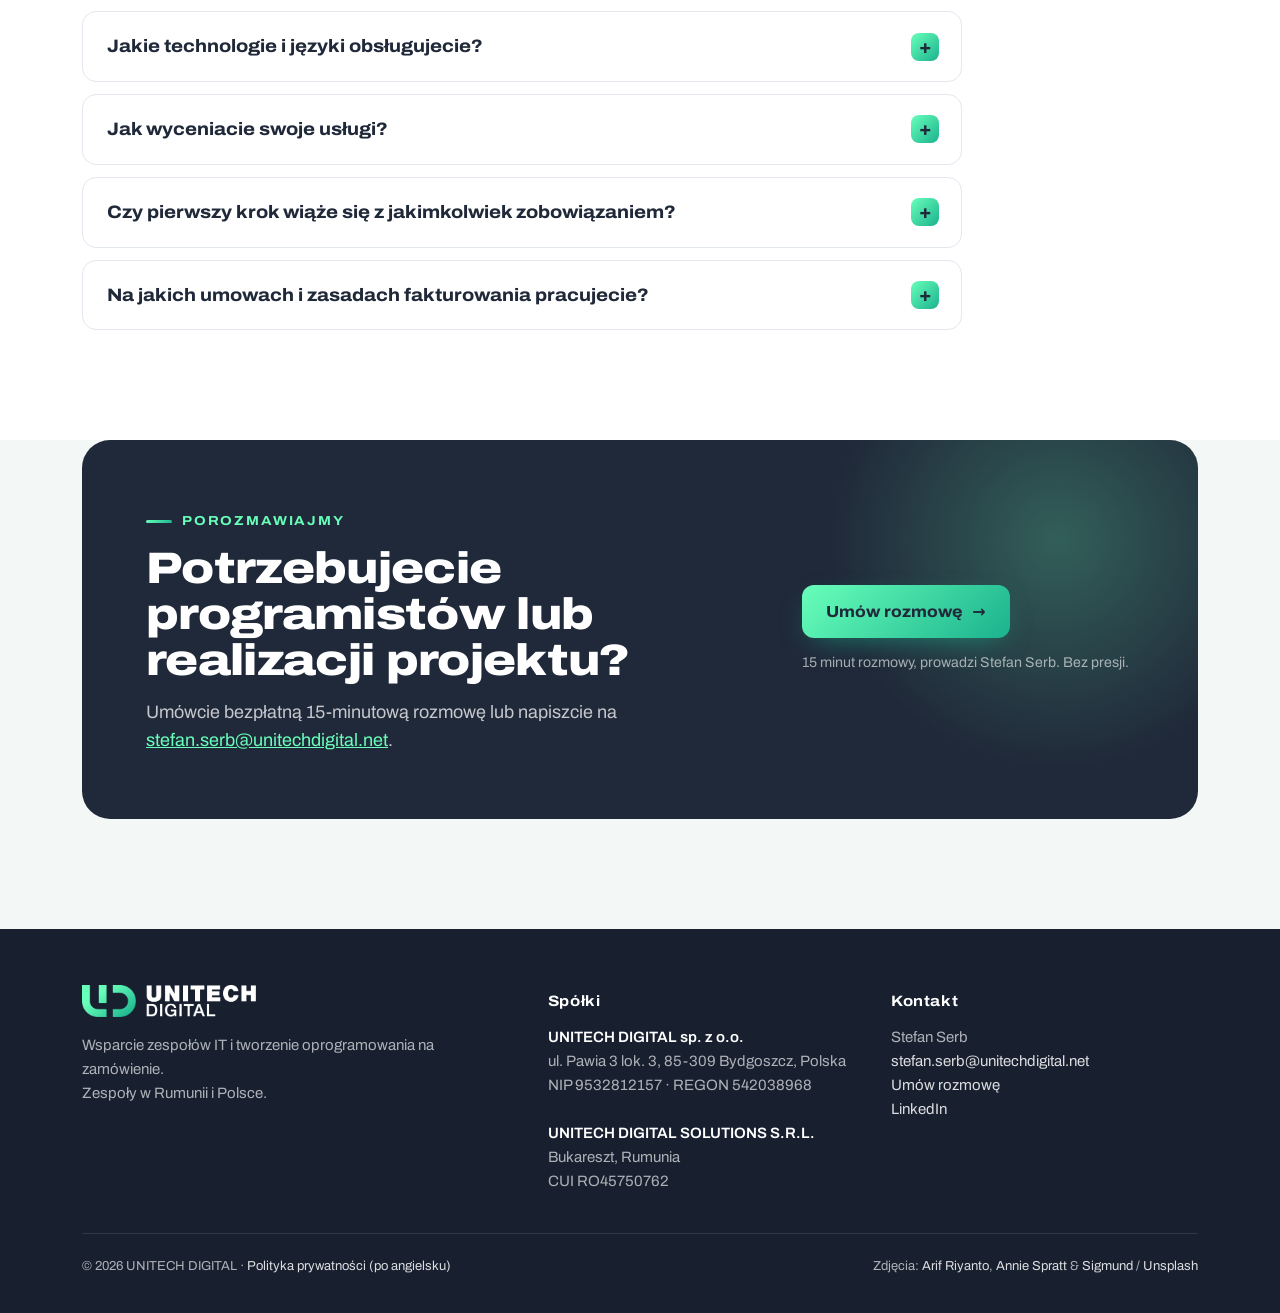
<file: pl/index.html>
<!doctype html>
<html lang="pl">
<head>
<meta charset="utf-8">
<meta name="viewport" content="width=device-width, initial-scale=1">
<title>UNITECH DIGITAL | Wsparcie zespołów IT i oprogramowanie na zamówienie</title>
<meta name="description" content="UNITECH DIGITAL: programiści, inżynierowie DevOps i QA na kontrakt oraz tworzenie oprogramowania na zamówienie. Zespoły nearshore w UE, w Rumunii i Polsce. Szybko, indywidualnie, korzystnie cenowo.">
<meta http-equiv="Content-Security-Policy" content="default-src 'self'; script-src 'self' 'sha256-/x7W7R75k8Roq0WaVRQX9blP4OufE5xbAdzklGxsgpw='; style-src 'self' 'unsafe-inline'; img-src 'self' data:; font-src 'self'; connect-src 'self'; object-src 'none'; base-uri 'self'; form-action 'none'">
<meta name="referrer" content="strict-origin-when-cross-origin">
<script>document.documentElement.classList.add('js');</script>
<link rel="canonical" href="https://unitechdigital.net/pl/">
<link rel="alternate" hreflang="en" href="https://unitechdigital.net/">
<link rel="alternate" hreflang="fr" href="https://unitechdigital.net/fr/">
<link rel="alternate" hreflang="nl" href="https://unitechdigital.net/nl/">
<link rel="alternate" hreflang="de" href="https://unitechdigital.net/de/">
<link rel="alternate" hreflang="it" href="https://unitechdigital.net/it/">
<link rel="alternate" hreflang="es" href="https://unitechdigital.net/es/">
<link rel="alternate" hreflang="pt" href="https://unitechdigital.net/pt/">
<link rel="alternate" hreflang="pl" href="https://unitechdigital.net/pl/">
<link rel="alternate" hreflang="sv" href="https://unitechdigital.net/sv/">
<link rel="alternate" hreflang="da" href="https://unitechdigital.net/da/">
<link rel="alternate" hreflang="fi" href="https://unitechdigital.net/fi/">
<link rel="alternate" hreflang="x-default" href="https://unitechdigital.net/">
<meta property="og:title" content="UNITECH DIGITAL | Wsparcie zespołów IT i oprogramowanie na zamówienie">
<meta property="og:description" content="Programiści, inżynierowie DevOps i QA na kontrakt oraz oprogramowanie na zamówienie. Zespoły nearshore w UE, w Rumunii i Polsce.">
<meta property="og:url" content="https://unitechdigital.net/pl/">
<meta property="og:type" content="website">
<meta property="og:locale" content="pl_PL">
<meta property="og:image" content="https://unitechdigital.net/assets/logo.png">
<meta name="theme-color" content="#202939">
<link rel="icon" href="../assets/favicon.ico" sizes="any">
<link rel="icon" type="image/png" sizes="32x32" href="../assets/favicon-32x32.png">
<link rel="icon" type="image/png" sizes="16x16" href="../assets/favicon-16x16.png">
<link rel="apple-touch-icon" href="../assets/apple-icon-180x180.png">
<link rel="preload" href="../assets/fonts/archivo-latin.woff2" as="font" type="font/woff2" crossorigin>
<link rel="preload" as="image" href="../assets/hero-640.webp" imagesrcset="../assets/hero-640.webp 640w, ../assets/hero-1100.webp 1100w" imagesizes="(max-width: 960px) 440px, 460px">
<link rel="stylesheet" href="../assets/site.css">
<script type="application/ld+json">
{
  "@context": "https://schema.org",
  "@graph": [
    {
      "@type": "Organization",
      "@id": "https://unitechdigital.net/#org",
      "name": "UNITECH DIGITAL",
      "url": "https://unitechdigital.net/",
      "logo": "https://unitechdigital.net/assets/logo.png",
      "description": "Programiści, inżynierowie DevOps i QA na kontrakt oraz oprogramowanie na zamówienie. Zespoły nearshore w UE, w Rumunii i Polsce.",
      "email": "stefan.serb@unitechdigital.net",
      "sameAs": [
        "https://www.linkedin.com/company/102183329/"
      ],
      "knowsLanguage": [
        "bg",
        "hr",
        "cs",
        "da",
        "nl",
        "en",
        "et",
        "fi",
        "fr",
        "de",
        "el",
        "hu",
        "ga",
        "it",
        "lv",
        "lt",
        "mt",
        "pl",
        "pt",
        "ro",
        "sk",
        "sl",
        "es",
        "sv"
      ],
      "areaServed": "Europe",
      "contactPoint": {
        "@type": "ContactPoint",
        "contactType": "sales",
        "email": "stefan.serb@unitechdigital.net",
        "name": "Stefan Serb"
      },
      "subOrganization": [
        {
          "@type": "Organization",
          "legalName": "UNITECH DIGITAL sp. z o.o.",
          "taxID": "9532812157",
          "address": {
            "@type": "PostalAddress",
            "streetAddress": "ul. Pawia 3 lok. 3",
            "postalCode": "85-309",
            "addressLocality": "Bydgoszcz",
            "addressCountry": "PL"
          }
        },
        {
          "@type": "Organization",
          "legalName": "UNITECH DIGITAL SOLUTIONS S.R.L.",
          "vatID": "RO45750762",
          "address": {
            "@type": "PostalAddress",
            "addressLocality": "Bucharest",
            "addressCountry": "RO"
          }
        }
      ]
    },
    {
      "@type": "WebPage",
      "@id": "https://unitechdigital.net/pl/#page",
      "url": "https://unitechdigital.net/pl/",
      "name": "UNITECH DIGITAL | Wsparcie zespołów IT i oprogramowanie na zamówienie",
      "inLanguage": "pl",
      "about": {
        "@id": "https://unitechdigital.net/#org"
      }
    },
    {
      "@type": "FAQPage",
      "@id": "https://unitechdigital.net/pl/#faq",
      "inLanguage": "pl",
      "mainEntity": [
        {
          "@type": "Question",
          "name": "Jak szybko możecie przesłać kandydatów?",
          "acceptedAnswer": {
            "@type": "Answer",
            "text": "W ciągu 48 godzin od zrozumienia wymagań stanowiska przesyłamy shortlistę 2-3 wstępnie zweryfikowanych kandydatów. Shortlista jest bezpłatna, a o rozmowach rekrutacyjnych decydujecie Wy."
          }
        },
        {
          "@type": "Question",
          "name": "Gdzie pracują Wasi programiści?",
          "acceptedAnswer": {
            "@type": "Answer",
            "text": "Nasze zespoły są w Rumunii i w Polsce, czyli w UE. Polska ma tę samą strefę czasową co większość Europy Zachodniej, a Rumunia jest godzinę do przodu, więc godziny pracy w pełni się pokrywają."
          }
        },
        {
          "@type": "Question",
          "name": "Jakie technologie i języki obsługujecie?",
          "acceptedAnswer": {
            "@type": "Answer",
            "text": "Pełen zakres nowoczesnych technologii, od Java, .NET, Python i JavaScript po mobile, dane, AWS, Azure i DevOps. Nasz zespół obsługuje wszystkie 24 języki urzędowe UE."
          }
        },
        {
          "@type": "Question",
          "name": "Jak wyceniacie swoje usługi?",
          "acceptedAnswer": {
            "@type": "Answer",
            "text": "Nasze stawki są konkurencyjne, bo jesteśmy małym zespołem z niskimi kosztami stałymi. Wyceniamy per stanowisko lub per projekt po krótkiej rozmowie, więc płacicie tylko za to, czego naprawdę potrzebujecie."
          }
        },
        {
          "@type": "Question",
          "name": "Czy pierwszy krok wiąże się z jakimkolwiek zobowiązaniem?",
          "acceptedAnswer": {
            "@type": "Answer",
            "text": "Nie. 15-minutowa rozmowa, shortlista CV i wycena projektu są bezpłatne, bez umowy i bez żadnych zobowiązań."
          }
        },
        {
          "@type": "Question",
          "name": "Na jakich umowach i zasadach fakturowania pracujecie?",
          "acceptedAnswer": {
            "@type": "Answer",
            "text": "Umowę zawieracie z firmą z UE: UNITECH DIGITAL sp. z o.o. w Polsce lub UNITECH DIGITAL SOLUTIONS S.R.L. w Rumunii, ze standardowym fakturowaniem w UE."
          }
        }
      ]
    }
  ]
}
</script>
</head>
<body>

<header class="top" id="top">
  <div class="wrap">
    <a class="logo" href="../"><img src="../assets/logo-white.png" alt="UNITECH DIGITAL" width="196" height="36"></a>
    <nav class="links">
      <a href="#services">Usługi</a>
      <a href="#technologies">Technologie</a>
      <a href="#why">Dlaczego my</a>
      <a href="#start">Zacznij za darmo</a>
      <a href="#faq">FAQ</a>
      <details class="lang"><summary aria-label="Język">PL</summary><ul><li><a href="../" hreflang="en" lang="en">English <span>EN</span></a></li><li><a href="../fr/" hreflang="fr" lang="fr">Français <span>FR</span></a></li><li><a href="../nl/" hreflang="nl" lang="nl">Nederlands <span>NL</span></a></li><li><a href="../de/" hreflang="de" lang="de">Deutsch <span>DE</span></a></li><li><a href="../it/" hreflang="it" lang="it">Italiano <span>IT</span></a></li><li><a href="../es/" hreflang="es" lang="es">Español <span>ES</span></a></li><li><a href="../pt/" hreflang="pt" lang="pt">Português <span>PT</span></a></li><li><a href="../pl/" hreflang="pl" lang="pl" aria-current="true">Polski <span>PL</span></a></li><li><a href="../sv/" hreflang="sv" lang="sv">Svenska <span>SV</span></a></li><li><a href="../da/" hreflang="da" lang="da">Dansk <span>DA</span></a></li><li><a href="../fi/" hreflang="fi" lang="fi">Suomi <span>FI</span></a></li></ul></details>
      <a class="btn small" href="https://calendly.com/stefan-serb-unitechdigital" target="_blank" rel="noopener">Umów rozmowę</a>
    </nav>
  </div>
</header>

<main>
  <section class="hero on-dark">
    <div class="wrap">
      <div>
        <div class="kicker rise d1">Outsourcing IT · Nearshore w UE</div>
        <h1 class="display rise d2">Programiści wtedy, gdy ich potrzebujecie. <span class="hl">Oprogramowanie wtedy, gdy trzeba je zbudować.</span></h1>
        <p class="lead rise d3">UNITECH DIGITAL wprowadza programistów, inżynierów DevOps i QA na kontrakt do Waszego zespołu oraz tworzy oprogramowanie na zamówienie. Zespoły w Rumunii i Polsce: szybki start, indywidualne podejście i rozsądne koszty.</p>
        <div class="ctas rise d4">
          <a class="btn" href="https://calendly.com/stefan-serb-unitechdigital" target="_blank" rel="noopener">Umów bezpłatną 15-minutową rozmowę <span class="arr">&rarr;</span></a>
          <a class="btn line" href="#start">Otrzymaj 2-3 CV w 48 h</a>
        </div>
        <div class="facts rise d5">
          <div class="fact"><b>48h</b><span>do sprawdzonej shortlisty</span></div>
          <div class="fact"><b>24/7</b><span>pod telefonem, dla każdego klienta</span></div>
          <div class="fact"><b>RO + PL</b><span>Zespoły w UE, umowy w UE</span></div>
        </div>
      </div>
      <div class="hero-visual rise d3">
        <div class="frame"><img src="../assets/hero-640.webp" srcset="../assets/hero-640.webp 640w, ../assets/hero-1100.webp 1100w" sizes="(max-width: 960px) 440px, 460px" alt="Programista piszący kod przy biurku w tętniącym życiem biurze" width="640" height="800" fetchpriority="high"></div>
        <img class="mark" src="../assets/mark.png" alt="" width="913" height="541">
        <div class="float f1"><span class="dot">3</span><div><b>Sprawdzone CV</b>shortlista w 48 godzin</div></div>
        <div class="float f2"><span class="dot">&#10003;</span><div><b>Dołącza do zespołu</b>Wasze narzędzia, Wasze procesy</div></div>
      </div>
    </div>
  </section>

  <div class="strip" aria-hidden="true">
    <div class="track"><span>Programiści backend</span><span>Programiści frontend</span><span>Full stack</span><span>Inżynierowie DevOps</span><span>Inżynierowie QA</span><span>Oprogramowanie na zamówienie</span><span>Programiści backend</span><span>Programiści frontend</span><span>Full stack</span><span>Inżynierowie DevOps</span><span>Inżynierowie QA</span><span>Oprogramowanie na zamówienie</span></div>
  </div>

  <section class="block" id="services">
    <div class="wrap">
      <div class="head reveal">
        <div class="kicker">Co robimy</div>
        <h2 class="display">Dwa sposoby na większe zasoby techniczne bez długiej rekrutacji.</h2>
      </div>
      <div class="services">
        <article class="svc reveal">
          <div class="ph"><img src="../assets/team-640.webp" srcset="../assets/team-640.webp 640w, ../assets/team-1100.webp 1100w" sizes="(max-width: 960px) 100vw, 560px" alt="Zespół programistów pracujących przy komputerach" loading="lazy" decoding="async" width="640" height="412"><span class="num">01</span></div>
          <div class="body">
            <h3>Wsparcie zespołów</h3>
            <p>Znajdujemy specjalistów IT i wprowadzamy ich na kontrakt do Waszego zespołu. Pracują z Waszymi narzędziami i według Waszych procesów, tak długo, jak będzie trzeba.</p>
            <div class="chips"><span class="chip">Backend</span><span class="chip">Frontend</span><span class="chip">Full stack</span><span class="chip">DevOps</span><span class="chip">QA</span></div>
          </div>
        </article>
        <article class="svc reveal">
          <div class="ph"><img src="../assets/code-640.webp" srcset="../assets/code-640.webp 640w, ../assets/code-1100.webp 1100w" sizes="(max-width: 960px) 100vw, 560px" alt="Dwóch programistów pracujących nad kodem na dużych monitorach" loading="lazy" decoding="async" width="640" height="412"><span class="num">02</span></div>
          <div class="body">
            <h3>Oprogramowanie na zamówienie</h3>
            <p>Macie projekt, ale brakuje Wam ludzi do jego realizacji? Planujemy, tworzymy i dostarczamy oprogramowanie na zamówienie jako projekt, z jedną osobą kontaktową od początku do końca.</p>
            <div class="chips"><span class="chip">Aplikacje webowe i backend</span><span class="chip">Integracje</span><span class="chip">Narzędzia wewnętrzne</span><span class="chip">Utrzymanie</span></div>
          </div>
        </article>
      </div>
    </div>
  </section>

  <section class="block stack" id="technologies">
    <div class="wrap">
      <div class="head reveal">
        <div class="kicker">Technologie i języki</div>
        <h2 class="display">Wasz stack. Wasz język.</h2>
        <p>Nasi specjaliści obejmują pełen zakres nowoczesnych technologii. Oto te, o które klienci pytają najczęściej.</p>
      </div>
      <div class="stack-grid">
        <div class="panel reveal">
          <h3>20 najczęściej wybieranych technologii</h3>
          <p>Backend, frontend, mobile, dane, chmura i DevOps.</p>
          <div class="tech">
            <span>Java</span><span>C# / .NET</span><span>Python</span><span>JavaScript</span>
            <span>TypeScript</span><span>Node.js</span><span>React</span><span>Angular</span>
            <span>Vue.js</span><span>PHP</span><span>Go</span><span>Kotlin</span>
            <span>Swift</span><span>Flutter</span><span>React Native</span><span>PostgreSQL</span>
            <span>MongoDB</span><span>AWS</span><span>Azure</span><span>Docker &amp; Kubernetes</span>
          </div>
        </div>
        <div class="panel dark reveal">
          <h3>Każdy język UE</h3>
          <div class="langs-big">24</div>
          <p>Nasz zespół obsługuje wszystkie 24 języki urzędowe Unii Europejskiej.</p>
          <div class="langs"><span>Bułgarski</span><span>Chorwacki</span><span>Czeski</span><span>Duński</span><span>Niderlandzki</span><span>Angielski</span><span>Estoński</span><span>Fiński</span><span>Francuski</span><span>Niemiecki</span><span>Grecki</span><span>Węgierski</span><span>Irlandzki</span><span>Włoski</span><span>Łotewski</span><span>Litewski</span><span>Maltański</span><span>Polski</span><span>Portugalski</span><span>Rumuński</span><span>Słowacki</span><span>Słoweński</span><span>Hiszpański</span><span>Szwedzki</span></div>
        </div>
      </div>
    </div>
  </section>

  <section class="block why on-dark" id="why">
    <div class="wrap">
      <div class="head reveal">
        <div class="kicker">Dlaczego UNITECH</div>
        <h2 class="display">Celowo mali. Dzięki temu szybcy i zawsze dostępni.</h2>
        <p>Duże firmy outsourcingowe dokładają kolejne szczeble. My mamy krótką listę klientów, więc zawsze rozmawiacie z ludźmi, którzy znają Wasz projekt.</p>
      </div>
      <div class="why-grid reveal">
        <div class="why-item"><div class="big">Szybko</div><h3>Start w kilka dni, nie miesięcy</h3><p>Kontraktorzy i zespoły projektowe zaczynają szybko, a rekrutacja wewnętrzna potrafi zająć kwartał.</p></div>
        <div class="why-item"><div class="big">24/7</div><h3>Indywidualne podejście</h3><p>Każdy klient dostaje realną uwagę, a gdy sprawa jest ważna, jesteśmy dostępni o każdej porze.</p></div>
        <div class="why-item"><div class="big">&minus;&euro;</div><h3>Niższe koszty, mniej kłopotów</h3><p>Niskie koszty stałe to konkurencyjne stawki, bez wielu szczebli opiekunów klienta jak w dużych agencjach.</p></div>
      </div>
    </div>
  </section>

  <section class="block" id="start">
    <div class="wrap">
      <div class="head reveal">
        <div class="kicker">Zacznij za darmo</div>
        <h2 class="display">Wybierzcie pierwszy krok. Bez umowy, bez zobowiązań.</h2>
      </div>
      <div class="offers">
        <div class="offer featured reveal">
          <span class="badge">Najczęściej wybierane</span>
          <span class="tag">Szukacie programistów?</span>
          <h3>2-3 sprawdzone CV w 48 godzin</h3>
          <p>Opiszcie stanowisko. W ciągu 48 godzin otrzymacie bezpłatnie shortlistę 2-3 wstępnie zweryfikowanych kandydatów.</p>
          <a class="go" href="mailto:stefan.serb@unitechdigital.net?subject=Pro%C5%9Bba%20o%20shortlist%C4%99%20CV">Poproś o shortlistę</a>
        </div>
        <div class="offer reveal">
          <span class="tag">Macie projekt?</span>
          <h3>Bezpłatna wycena projektu</h3>
          <p>Opiszcie, co chcecie zbudować, i otrzymajcie bezpłatną wycenę czasu, zespołu i kosztów.</p>
          <a class="go" href="mailto:stefan.serb@unitechdigital.net?subject=Pro%C5%9Bba%20o%20wycen%C4%99%20projektu">Poproś o wycenę</a>
        </div>
        <div class="offer reveal">
          <span class="tag">Na razie tylko się rozglądacie?</span>
          <h3>15-minutowa rozmowa</h3>
          <p>Krótka rozmowa bez presji o Waszych potrzebach i o tym, czy do siebie pasujemy. Prowadzi ją Stefan Serb.</p>
          <a class="go" href="https://calendly.com/stefan-serb-unitechdigital" target="_blank" rel="noopener">Wybierz termin</a>
        </div>
      </div>
    </div>
  </section>

  <section class="block near" id="nearshore">
    <div class="wrap split">
      <div class="reveal">
        <div class="kicker">Jak to działa</div>
        <h2 class="display" style="font-size:clamp(30px,3.6vw,44px);margin:14px 0 30px">Od pierwszej rozmowy do pierwszego commita.</h2>
        <ol class="steps">
          <li><span class="n">1</span><h3>Porozmawiajmy</h3><p>15-minutowa rozmowa albo e-mail. Opiszcie stanowisko lub projekt.</p></li>
          <li><span class="n">2</span><h3>Shortlista lub wycena</h3><p>Wstępnie zweryfikowani kandydaci w ciągu 48 godzin albo przejrzysta wycena projektu.</p></li>
          <li><span class="n">3</span><h3>Start pracy</h3><p>Kontraktor dołącza do Waszego zespołu albo nasz zespół zaczyna budować. Jesteśmy w kontakcie na każdym etapie.</p></li>
        </ol>
        <div class="tz">
          <div><b>CET</b><span>Polska: ta sama strefa czasowa co większość Europy Zachodniej</span></div>
          <div><b>+1h</b><span>Rumunia: godzina do przodu względem CET</span></div>
          <div><b>EU</b><span>Firmy z UE, umowy w UE, wszystkie 24 języki UE</span></div>
        </div>
      </div>
      <div class="ph reveal"><img src="../assets/work-640.webp" srcset="../assets/work-640.webp 640w, ../assets/work-1100.webp 1100w" sizes="(max-width: 960px) 100vw, 540px" alt="Zespół programistów pracujących na laptopach przy wspólnym stole" loading="lazy" decoding="async" width="640" height="412"></div>
    </div>
  </section>

  <section class="block" id="faq">
    <div class="wrap">
      <div class="head reveal">
        <div class="kicker">FAQ</div>
        <h2 class="display">Pytania, które klienci zadają nam najpierw.</h2>
      </div>
      <div class="faq-list reveal"><details><summary>Jak szybko możecie przesłać kandydatów?</summary><p>W ciągu 48 godzin od zrozumienia wymagań stanowiska przesyłamy shortlistę 2-3 wstępnie zweryfikowanych kandydatów. Shortlista jest bezpłatna, a o rozmowach rekrutacyjnych decydujecie Wy.</p></details><details><summary>Gdzie pracują Wasi programiści?</summary><p>Nasze zespoły są w Rumunii i w Polsce, czyli w UE. Polska ma tę samą strefę czasową co większość Europy Zachodniej, a Rumunia jest godzinę do przodu, więc godziny pracy w pełni się pokrywają.</p></details><details><summary>Jakie technologie i języki obsługujecie?</summary><p>Pełen zakres nowoczesnych technologii, od Java, .NET, Python i JavaScript po mobile, dane, AWS, Azure i DevOps. Nasz zespół obsługuje wszystkie 24 języki urzędowe UE.</p></details><details><summary>Jak wyceniacie swoje usługi?</summary><p>Nasze stawki są konkurencyjne, bo jesteśmy małym zespołem z niskimi kosztami stałymi. Wyceniamy per stanowisko lub per projekt po krótkiej rozmowie, więc płacicie tylko za to, czego naprawdę potrzebujecie.</p></details><details><summary>Czy pierwszy krok wiąże się z jakimkolwiek zobowiązaniem?</summary><p>Nie. 15-minutowa rozmowa, shortlista CV i wycena projektu są bezpłatne, bez umowy i bez żadnych zobowiązań.</p></details><details><summary>Na jakich umowach i zasadach fakturowania pracujecie?</summary><p>Umowę zawieracie z firmą z UE: UNITECH DIGITAL sp. z o.o. w Polsce lub UNITECH DIGITAL SOLUTIONS S.R.L. w Rumunii, ze standardowym fakturowaniem w UE.</p></details></div>
    </div>
  </section>

  <section class="cta" id="contact">
    <div class="wrap">
      <div class="cta-box reveal on-dark">
        <div style="position:relative;z-index:1">
          <div class="kicker">Porozmawiajmy</div>
          <h2 class="display">Potrzebujecie programistów lub realizacji projektu?</h2>
          <p>Umówcie bezpłatną 15-minutową rozmowę lub napiszcie na <a href="mailto:stefan.serb@unitechdigital.net">stefan.serb@unitechdigital.net</a>.</p>
        </div>
        <div class="side">
          <a class="btn" href="https://calendly.com/stefan-serb-unitechdigital" target="_blank" rel="noopener">Umów rozmowę <span class="arr">&rarr;</span></a>
          <small>15 minut rozmowy, prowadzi Stefan Serb. Bez presji.</small>
        </div>
      </div>
    </div>
  </section>
</main>

<footer>
  <div class="wrap">
    <div class="cols">
      <div>
        <img src="../assets/logo-white.png" alt="UNITECH DIGITAL" width="174" height="32">
        <div>Wsparcie zespołów IT i tworzenie oprogramowania na zamówienie.<br>Zespoły w Rumunii i Polsce.</div>
      </div>
      <div>
        <h4>Spółki</h4>
        <b style="color:#fff;font-weight:600">UNITECH DIGITAL sp. z o.o.</b><br>
        ul. Pawia 3 lok. 3, 85-309 Bydgoszcz, Polska<br>
        NIP 9532812157 &middot; REGON 542038968<br><br>
        <b style="color:#fff;font-weight:600">UNITECH DIGITAL SOLUTIONS S.R.L.</b><br>
        Bukareszt, Rumunia<br>
        CUI RO45750762
      </div>
      <div>
        <h4>Kontakt</h4>
        Stefan Serb<br>
        <a href="mailto:stefan.serb@unitechdigital.net">stefan.serb@unitechdigital.net</a><br>
        <a href="https://calendly.com/stefan-serb-unitechdigital" target="_blank" rel="noopener">Umów rozmowę</a><br>
        <a href="https://www.linkedin.com/company/102183329/" target="_blank" rel="noopener">LinkedIn</a>
      </div>
    </div>
    <div class="legal">
      <span>&copy; <span id="y">2026</span> UNITECH DIGITAL &middot; <a href="../privacy.html">Polityka prywatności (po angielsku)</a></span>
      <span>Zdjęcia: <a href="https://unsplash.com/@arifriyanto" target="_blank" rel="noopener">Arif Riyanto</a>, <a href="https://unsplash.com/@anniespratt" target="_blank" rel="noopener">Annie Spratt</a> &amp; <a href="https://unsplash.com/@sigmund" target="_blank" rel="noopener">Sigmund</a> / <a href="https://unsplash.com" target="_blank" rel="noopener">Unsplash</a></span>
    </div>
  </div>
</footer>

<script src="../assets/site.js" defer></script>
</body>
</html>
</file>
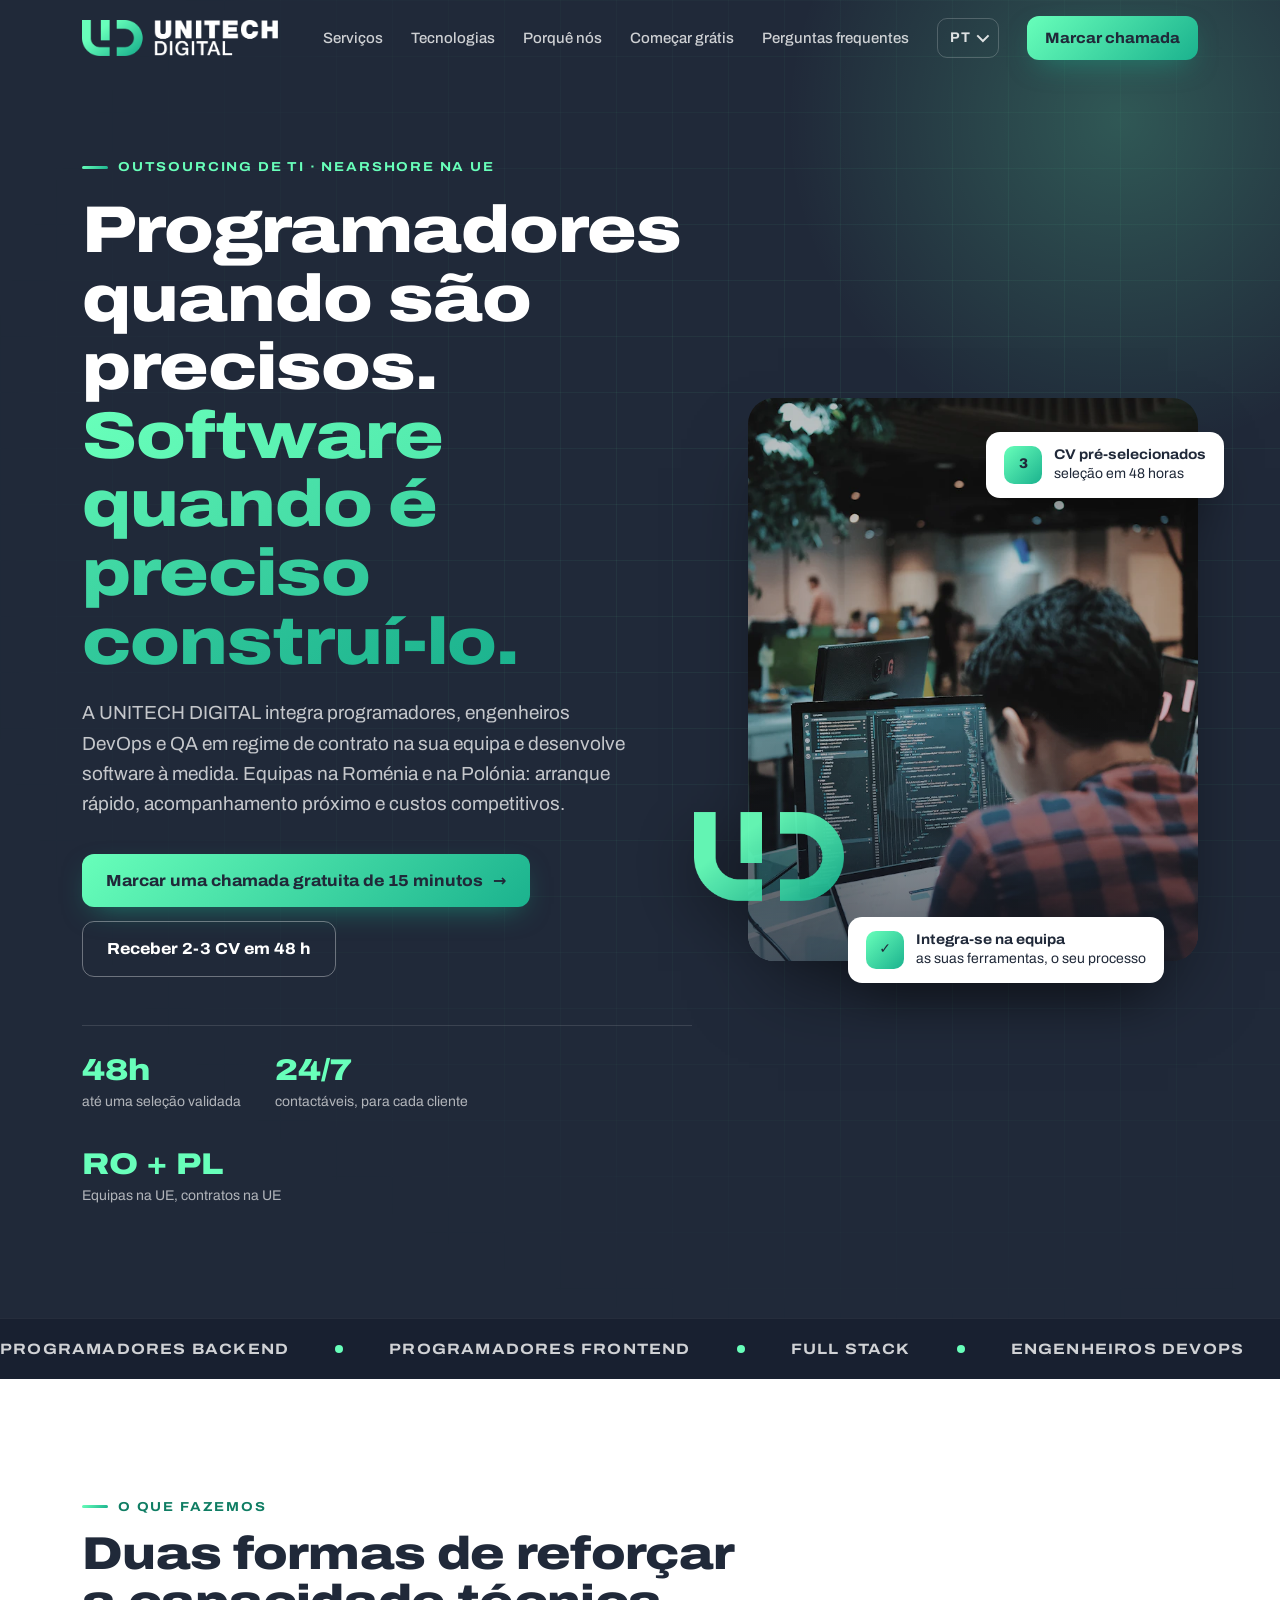
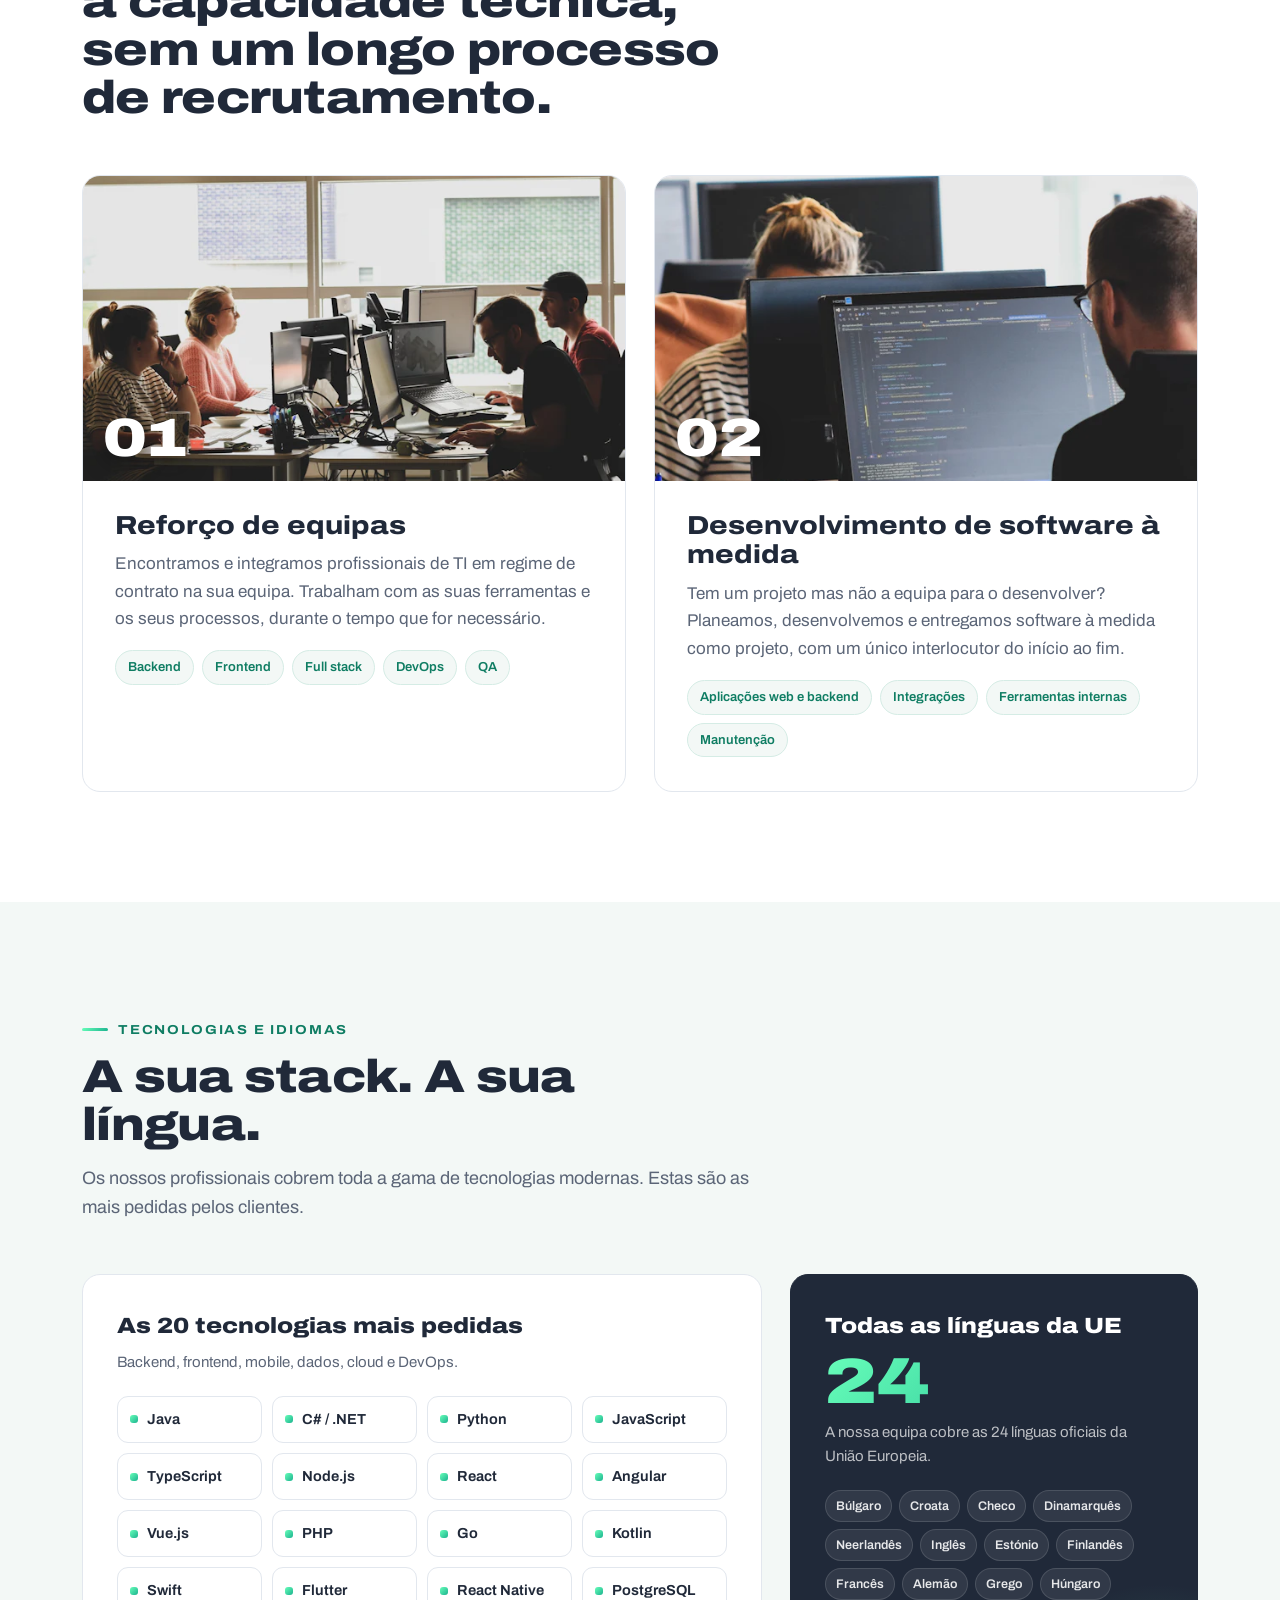
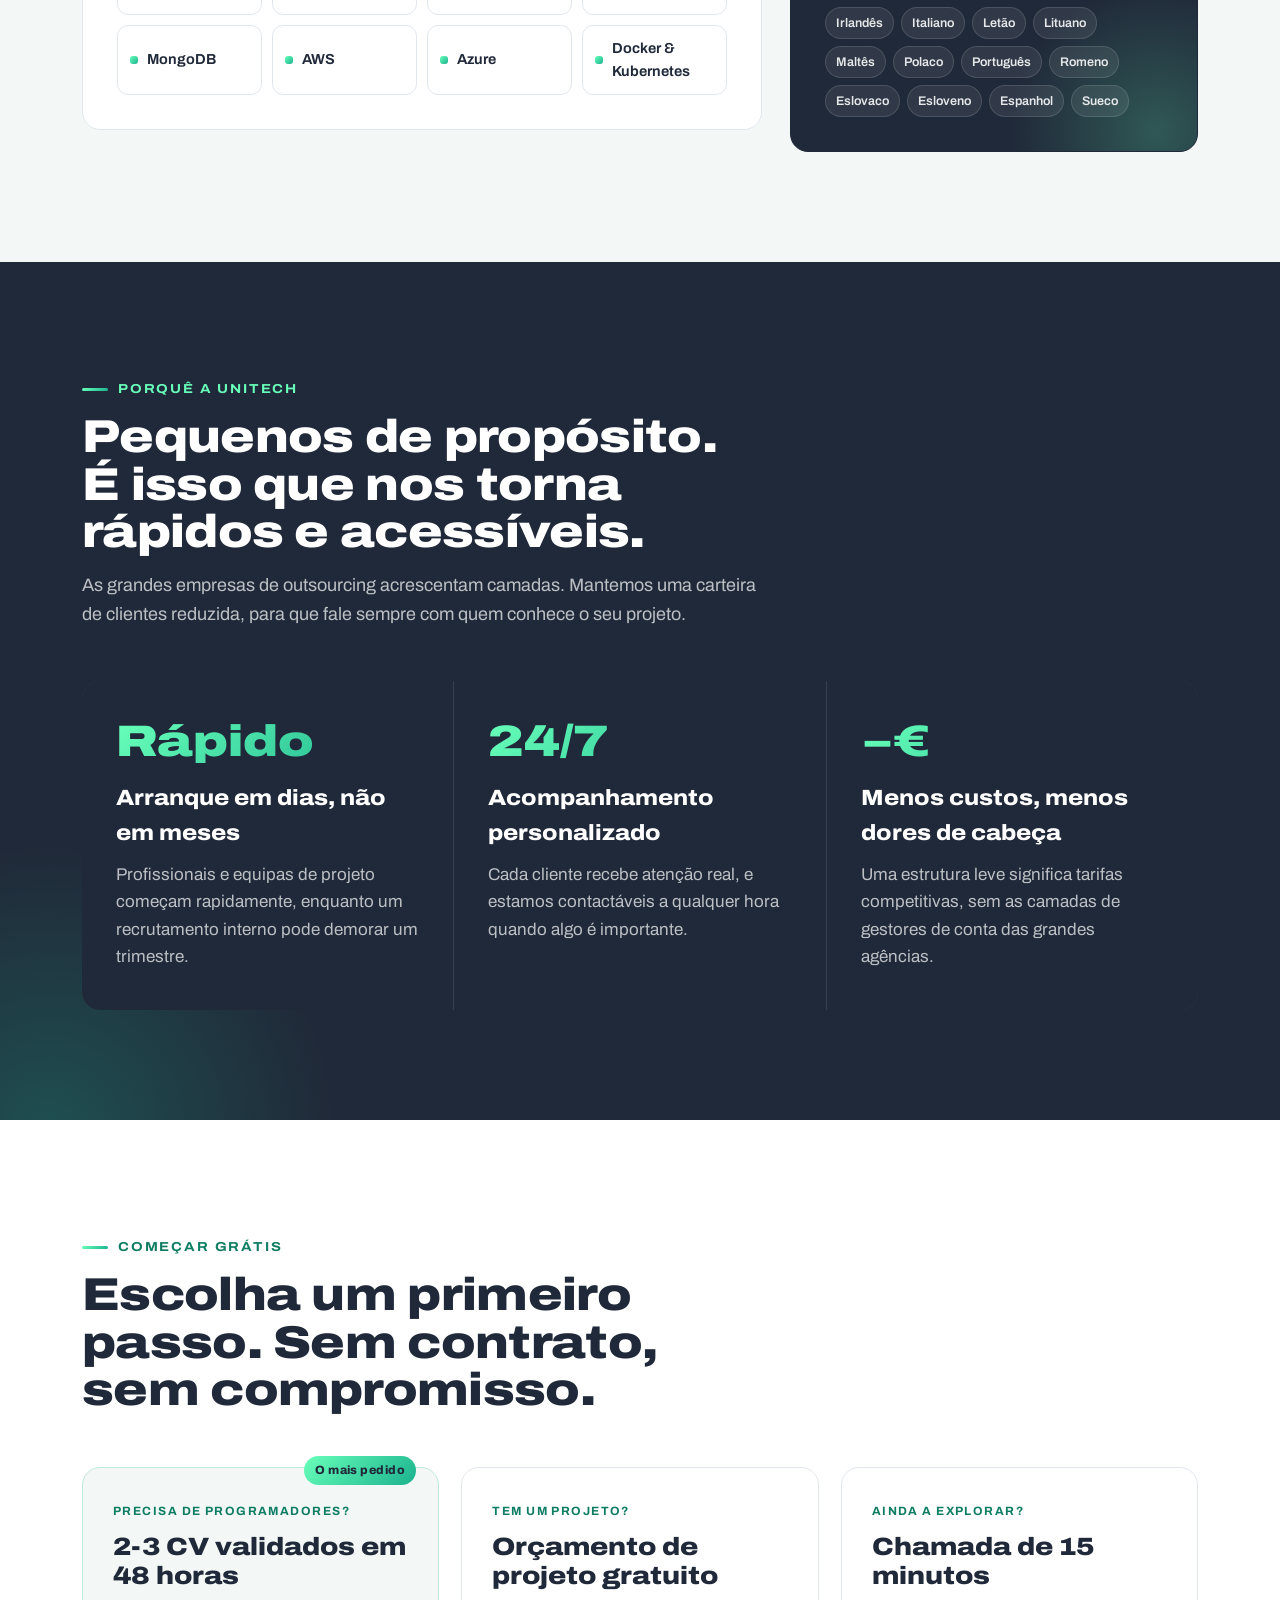
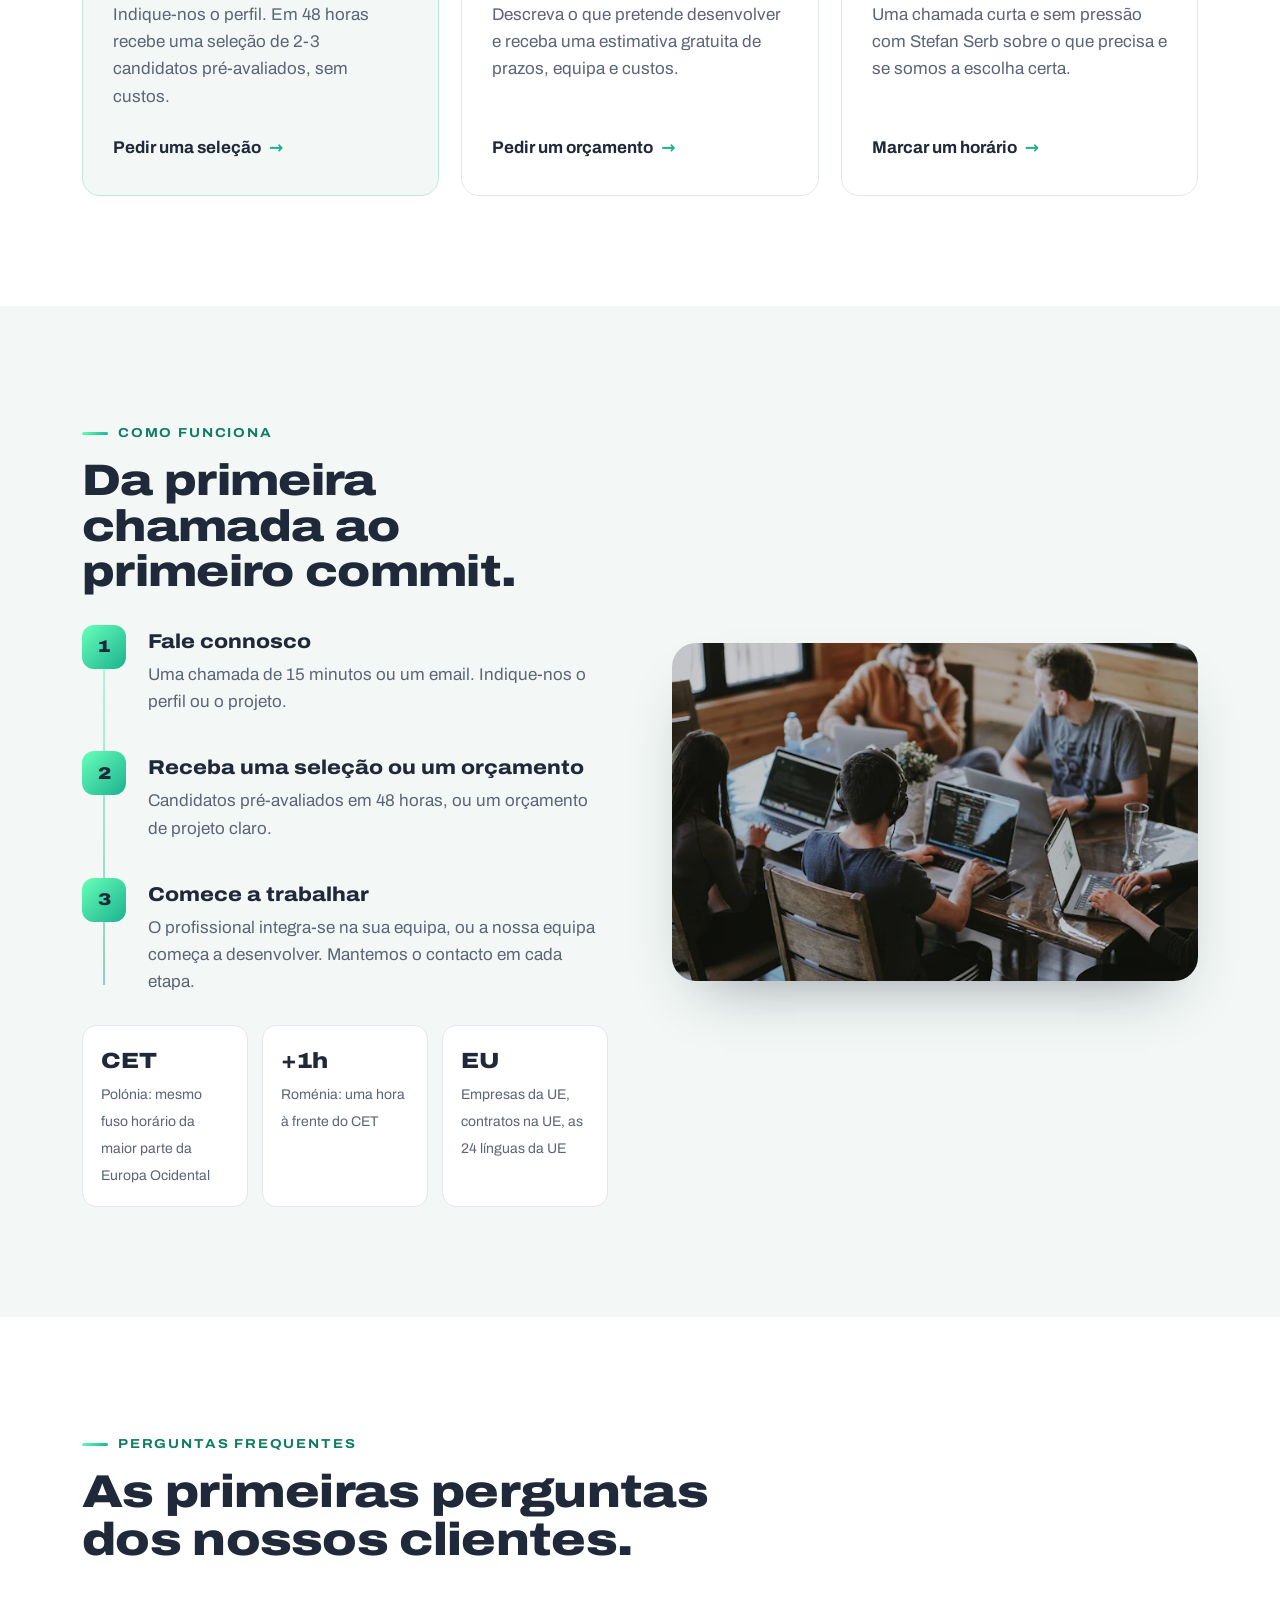
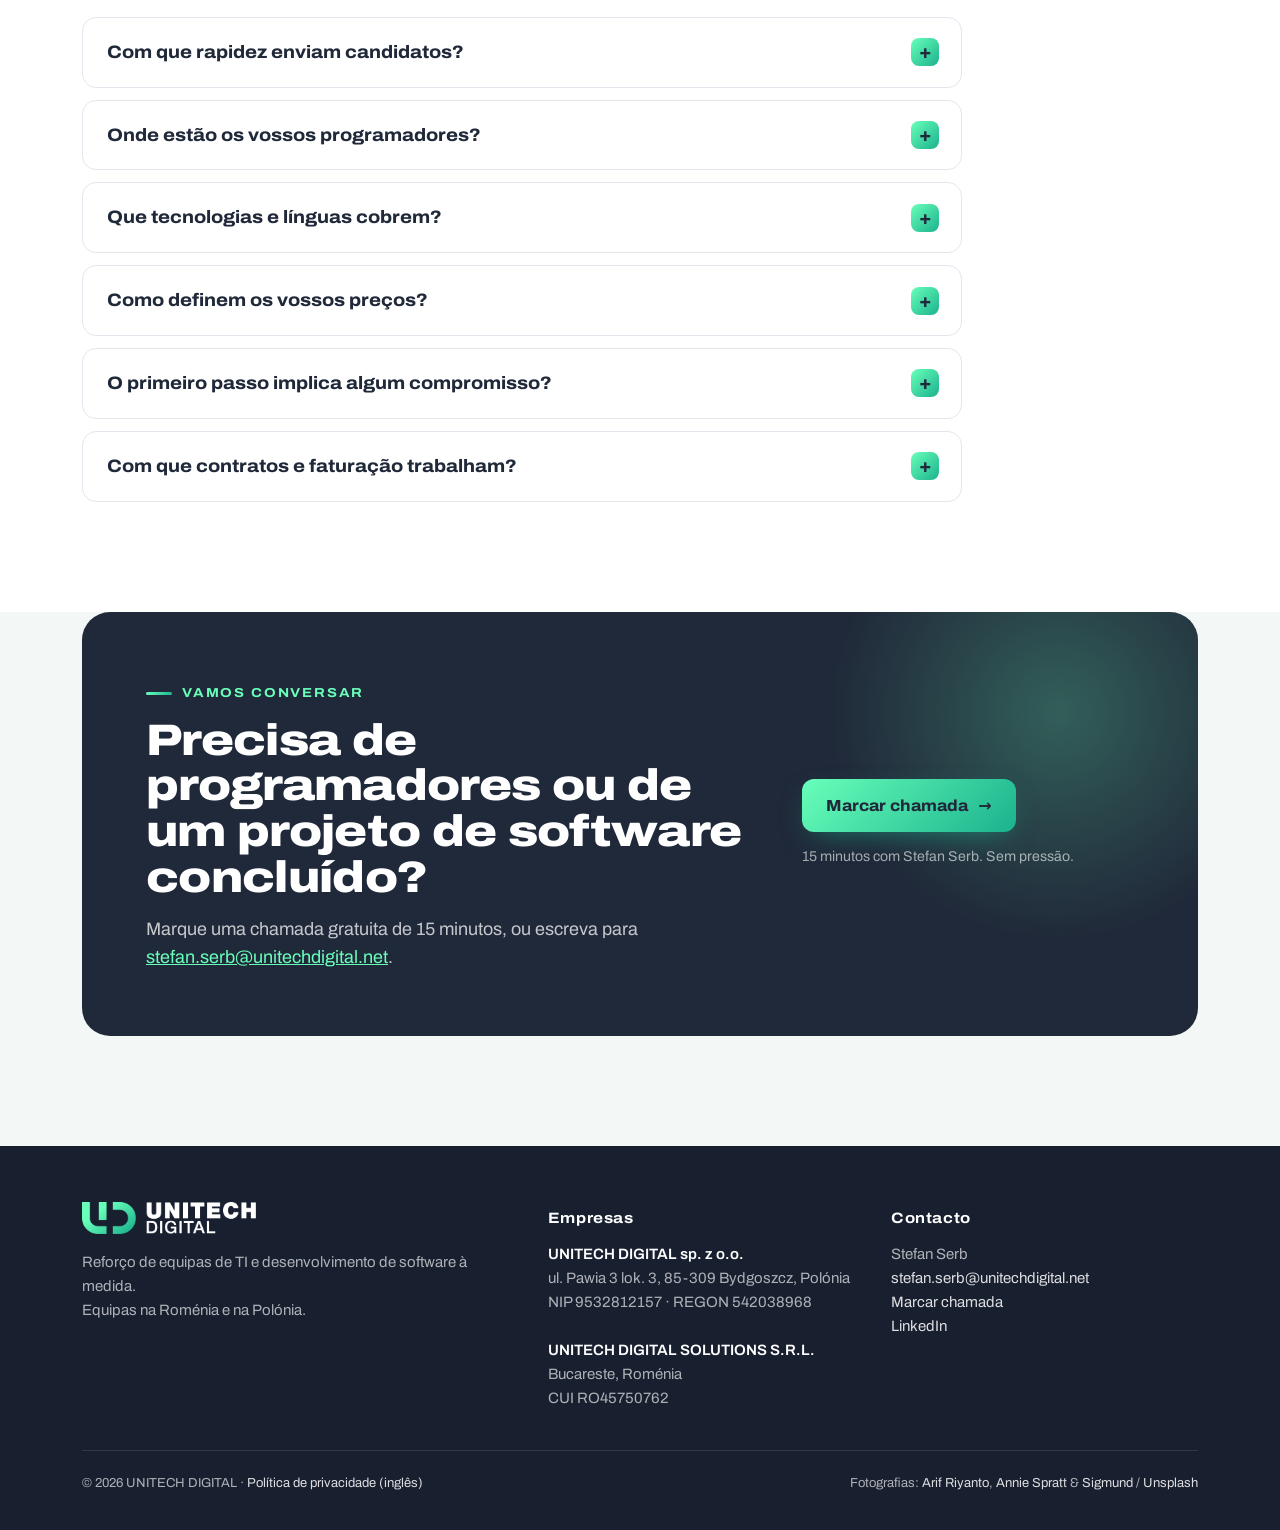
<file: pt/index.html>
<!doctype html>
<html lang="pt">
<head>
<meta charset="utf-8">
<meta name="viewport" content="width=device-width, initial-scale=1">
<title>UNITECH DIGITAL | Reforço de equipas de TI e software à medida</title>
<meta name="description" content="UNITECH DIGITAL: programadores, engenheiros DevOps e QA em regime de contrato, e desenvolvimento de software à medida. Equipas nearshore na UE, na Roménia e na Polónia. Rápido, próximo e económico.">
<meta http-equiv="Content-Security-Policy" content="default-src 'self'; script-src 'self' 'sha256-/x7W7R75k8Roq0WaVRQX9blP4OufE5xbAdzklGxsgpw='; style-src 'self' 'unsafe-inline'; img-src 'self' data:; font-src 'self'; connect-src 'self'; object-src 'none'; base-uri 'self'; form-action 'none'">
<meta name="referrer" content="strict-origin-when-cross-origin">
<script>document.documentElement.classList.add('js');</script>
<link rel="canonical" href="https://unitechdigital.net/pt/">
<link rel="alternate" hreflang="en" href="https://unitechdigital.net/">
<link rel="alternate" hreflang="fr" href="https://unitechdigital.net/fr/">
<link rel="alternate" hreflang="nl" href="https://unitechdigital.net/nl/">
<link rel="alternate" hreflang="de" href="https://unitechdigital.net/de/">
<link rel="alternate" hreflang="it" href="https://unitechdigital.net/it/">
<link rel="alternate" hreflang="es" href="https://unitechdigital.net/es/">
<link rel="alternate" hreflang="pt" href="https://unitechdigital.net/pt/">
<link rel="alternate" hreflang="pl" href="https://unitechdigital.net/pl/">
<link rel="alternate" hreflang="sv" href="https://unitechdigital.net/sv/">
<link rel="alternate" hreflang="da" href="https://unitechdigital.net/da/">
<link rel="alternate" hreflang="fi" href="https://unitechdigital.net/fi/">
<link rel="alternate" hreflang="x-default" href="https://unitechdigital.net/">
<meta property="og:title" content="UNITECH DIGITAL | Reforço de equipas de TI e software à medida">
<meta property="og:description" content="Programadores, engenheiros DevOps e QA em regime de contrato, e software à medida. Equipas nearshore na UE, na Roménia e na Polónia.">
<meta property="og:url" content="https://unitechdigital.net/pt/">
<meta property="og:type" content="website">
<meta property="og:locale" content="pt_PT">
<meta property="og:image" content="https://unitechdigital.net/assets/logo.png">
<meta name="theme-color" content="#202939">
<link rel="icon" href="../assets/favicon.ico" sizes="any">
<link rel="icon" type="image/png" sizes="32x32" href="../assets/favicon-32x32.png">
<link rel="icon" type="image/png" sizes="16x16" href="../assets/favicon-16x16.png">
<link rel="apple-touch-icon" href="../assets/apple-icon-180x180.png">
<link rel="preload" href="../assets/fonts/archivo-latin.woff2" as="font" type="font/woff2" crossorigin>
<link rel="preload" as="image" href="../assets/hero-640.webp" imagesrcset="../assets/hero-640.webp 640w, ../assets/hero-1100.webp 1100w" imagesizes="(max-width: 960px) 440px, 460px">
<link rel="stylesheet" href="../assets/site.css">
<script type="application/ld+json">
{
  "@context": "https://schema.org",
  "@graph": [
    {
      "@type": "Organization",
      "@id": "https://unitechdigital.net/#org",
      "name": "UNITECH DIGITAL",
      "url": "https://unitechdigital.net/",
      "logo": "https://unitechdigital.net/assets/logo.png",
      "description": "Programadores, engenheiros DevOps e QA em regime de contrato, e software à medida. Equipas nearshore na UE, na Roménia e na Polónia.",
      "email": "stefan.serb@unitechdigital.net",
      "sameAs": [
        "https://www.linkedin.com/company/102183329/"
      ],
      "knowsLanguage": [
        "bg",
        "hr",
        "cs",
        "da",
        "nl",
        "en",
        "et",
        "fi",
        "fr",
        "de",
        "el",
        "hu",
        "ga",
        "it",
        "lv",
        "lt",
        "mt",
        "pl",
        "pt",
        "ro",
        "sk",
        "sl",
        "es",
        "sv"
      ],
      "areaServed": "Europe",
      "contactPoint": {
        "@type": "ContactPoint",
        "contactType": "sales",
        "email": "stefan.serb@unitechdigital.net",
        "name": "Stefan Serb"
      },
      "subOrganization": [
        {
          "@type": "Organization",
          "legalName": "UNITECH DIGITAL sp. z o.o.",
          "taxID": "9532812157",
          "address": {
            "@type": "PostalAddress",
            "streetAddress": "ul. Pawia 3 lok. 3",
            "postalCode": "85-309",
            "addressLocality": "Bydgoszcz",
            "addressCountry": "PL"
          }
        },
        {
          "@type": "Organization",
          "legalName": "UNITECH DIGITAL SOLUTIONS S.R.L.",
          "vatID": "RO45750762",
          "address": {
            "@type": "PostalAddress",
            "addressLocality": "Bucharest",
            "addressCountry": "RO"
          }
        }
      ]
    },
    {
      "@type": "WebPage",
      "@id": "https://unitechdigital.net/pt/#page",
      "url": "https://unitechdigital.net/pt/",
      "name": "UNITECH DIGITAL | Reforço de equipas de TI e software à medida",
      "inLanguage": "pt",
      "about": {
        "@id": "https://unitechdigital.net/#org"
      }
    },
    {
      "@type": "FAQPage",
      "@id": "https://unitechdigital.net/pt/#faq",
      "inLanguage": "pt",
      "mainEntity": [
        {
          "@type": "Question",
          "name": "Com que rapidez enviam candidatos?",
          "acceptedAnswer": {
            "@type": "Answer",
            "text": "Nas 48 horas seguintes a percebermos o perfil, enviamos uma seleção de 2-3 candidatos pré-avaliados. A seleção é gratuita e a decisão de entrevistar é sua."
          }
        },
        {
          "@type": "Question",
          "name": "Onde estão os vossos programadores?",
          "acceptedAnswer": {
            "@type": "Answer",
            "text": "As nossas equipas estão na Roménia e na Polónia, dentro da UE. A Polónia partilha o fuso horário da maior parte da Europa Ocidental e a Roménia está uma hora à frente, pelo que os horários de trabalho coincidem totalmente."
          }
        },
        {
          "@type": "Question",
          "name": "Que tecnologias e línguas cobrem?",
          "acceptedAnswer": {
            "@type": "Answer",
            "text": "Toda a gama de tecnologias modernas, de Java, .NET, Python e JavaScript a mobile, dados, AWS, Azure e DevOps. A nossa equipa cobre as 24 línguas oficiais da UE."
          }
        },
        {
          "@type": "Question",
          "name": "Como definem os vossos preços?",
          "acceptedAnswer": {
            "@type": "Answer",
            "text": "As nossas tarifas são competitivas porque somos uma equipa pequena com uma estrutura leve. Orçamentamos por perfil ou por projeto após uma breve chamada, para que pague apenas aquilo de que realmente precisa."
          }
        },
        {
          "@type": "Question",
          "name": "O primeiro passo implica algum compromisso?",
          "acceptedAnswer": {
            "@type": "Answer",
            "text": "Não. A chamada de 15 minutos, a seleção de CV e o orçamento de projeto são todos gratuitos, sem contrato e sem qualquer obrigação."
          }
        },
        {
          "@type": "Question",
          "name": "Com que contratos e faturação trabalham?",
          "acceptedAnswer": {
            "@type": "Answer",
            "text": "O contrato é celebrado com uma empresa da UE, a UNITECH DIGITAL sp. z o.o. na Polónia ou a UNITECH DIGITAL SOLUTIONS S.R.L. na Roménia, com faturação normal da UE."
          }
        }
      ]
    }
  ]
}
</script>
</head>
<body>

<header class="top" id="top">
  <div class="wrap">
    <a class="logo" href="../"><img src="../assets/logo-white.png" alt="UNITECH DIGITAL" width="196" height="36"></a>
    <nav class="links">
      <a href="#services">Serviços</a>
      <a href="#technologies">Tecnologias</a>
      <a href="#why">Porquê nós</a>
      <a href="#start">Começar grátis</a>
      <a href="#faq">Perguntas frequentes</a>
      <details class="lang"><summary aria-label="Idioma">PT</summary><ul><li><a href="../" hreflang="en" lang="en">English <span>EN</span></a></li><li><a href="../fr/" hreflang="fr" lang="fr">Français <span>FR</span></a></li><li><a href="../nl/" hreflang="nl" lang="nl">Nederlands <span>NL</span></a></li><li><a href="../de/" hreflang="de" lang="de">Deutsch <span>DE</span></a></li><li><a href="../it/" hreflang="it" lang="it">Italiano <span>IT</span></a></li><li><a href="../es/" hreflang="es" lang="es">Español <span>ES</span></a></li><li><a href="../pt/" hreflang="pt" lang="pt" aria-current="true">Português <span>PT</span></a></li><li><a href="../pl/" hreflang="pl" lang="pl">Polski <span>PL</span></a></li><li><a href="../sv/" hreflang="sv" lang="sv">Svenska <span>SV</span></a></li><li><a href="../da/" hreflang="da" lang="da">Dansk <span>DA</span></a></li><li><a href="../fi/" hreflang="fi" lang="fi">Suomi <span>FI</span></a></li></ul></details>
      <a class="btn small" href="https://calendly.com/stefan-serb-unitechdigital" target="_blank" rel="noopener">Marcar chamada</a>
    </nav>
  </div>
</header>

<main>
  <section class="hero on-dark">
    <div class="wrap">
      <div>
        <div class="kicker rise d1">Outsourcing de TI · Nearshore na UE</div>
        <h1 class="display rise d2">Programadores quando são precisos. <span class="hl">Software quando é preciso construí-lo.</span></h1>
        <p class="lead rise d3">A UNITECH DIGITAL integra programadores, engenheiros DevOps e QA em regime de contrato na sua equipa e desenvolve software à medida. Equipas na Roménia e na Polónia: arranque rápido, acompanhamento próximo e custos competitivos.</p>
        <div class="ctas rise d4">
          <a class="btn" href="https://calendly.com/stefan-serb-unitechdigital" target="_blank" rel="noopener">Marcar uma chamada gratuita de 15 minutos <span class="arr">&rarr;</span></a>
          <a class="btn line" href="#start">Receber 2-3 CV em 48 h</a>
        </div>
        <div class="facts rise d5">
          <div class="fact"><b>48h</b><span>até uma seleção validada</span></div>
          <div class="fact"><b>24/7</b><span>contactáveis, para cada cliente</span></div>
          <div class="fact"><b>RO + PL</b><span>Equipas na UE, contratos na UE</span></div>
        </div>
      </div>
      <div class="hero-visual rise d3">
        <div class="frame"><img src="../assets/hero-640.webp" srcset="../assets/hero-640.webp 640w, ../assets/hero-1100.webp 1100w" sizes="(max-width: 960px) 440px, 460px" alt="Um programador a escrever código numa secretária, num escritório movimentado" width="640" height="800" fetchpriority="high"></div>
        <img class="mark" src="../assets/mark.png" alt="" width="913" height="541">
        <div class="float f1"><span class="dot">3</span><div><b>CV pré-selecionados</b>seleção em 48 horas</div></div>
        <div class="float f2"><span class="dot">&#10003;</span><div><b>Integra-se na equipa</b>as suas ferramentas, o seu processo</div></div>
      </div>
    </div>
  </section>

  <div class="strip" aria-hidden="true">
    <div class="track"><span>Programadores backend</span><span>Programadores frontend</span><span>Full stack</span><span>Engenheiros DevOps</span><span>Engenheiros QA</span><span>Software à medida</span><span>Programadores backend</span><span>Programadores frontend</span><span>Full stack</span><span>Engenheiros DevOps</span><span>Engenheiros QA</span><span>Software à medida</span></div>
  </div>

  <section class="block" id="services">
    <div class="wrap">
      <div class="head reveal">
        <div class="kicker">O que fazemos</div>
        <h2 class="display">Duas formas de reforçar a capacidade técnica, sem um longo processo de recrutamento.</h2>
      </div>
      <div class="services">
        <article class="svc reveal">
          <div class="ph"><img src="../assets/team-640.webp" srcset="../assets/team-640.webp 640w, ../assets/team-1100.webp 1100w" sizes="(max-width: 960px) 100vw, 560px" alt="Uma equipa de programadores a trabalhar nos seus computadores" loading="lazy" decoding="async" width="640" height="412"><span class="num">01</span></div>
          <div class="body">
            <h3>Reforço de equipas</h3>
            <p>Encontramos e integramos profissionais de TI em regime de contrato na sua equipa. Trabalham com as suas ferramentas e os seus processos, durante o tempo que for necessário.</p>
            <div class="chips"><span class="chip">Backend</span><span class="chip">Frontend</span><span class="chip">Full stack</span><span class="chip">DevOps</span><span class="chip">QA</span></div>
          </div>
        </article>
        <article class="svc reveal">
          <div class="ph"><img src="../assets/code-640.webp" srcset="../assets/code-640.webp 640w, ../assets/code-1100.webp 1100w" sizes="(max-width: 960px) 100vw, 560px" alt="Dois programadores a trabalhar em código em monitores grandes" loading="lazy" decoding="async" width="640" height="412"><span class="num">02</span></div>
          <div class="body">
            <h3>Desenvolvimento de software à medida</h3>
            <p>Tem um projeto mas não a equipa para o desenvolver? Planeamos, desenvolvemos e entregamos software à medida como projeto, com um único interlocutor do início ao fim.</p>
            <div class="chips"><span class="chip">Aplicações web e backend</span><span class="chip">Integrações</span><span class="chip">Ferramentas internas</span><span class="chip">Manutenção</span></div>
          </div>
        </article>
      </div>
    </div>
  </section>

  <section class="block stack" id="technologies">
    <div class="wrap">
      <div class="head reveal">
        <div class="kicker">Tecnologias e idiomas</div>
        <h2 class="display">A sua stack. A sua língua.</h2>
        <p>Os nossos profissionais cobrem toda a gama de tecnologias modernas. Estas são as mais pedidas pelos clientes.</p>
      </div>
      <div class="stack-grid">
        <div class="panel reveal">
          <h3>As 20 tecnologias mais pedidas</h3>
          <p>Backend, frontend, mobile, dados, cloud e DevOps.</p>
          <div class="tech">
            <span>Java</span><span>C# / .NET</span><span>Python</span><span>JavaScript</span>
            <span>TypeScript</span><span>Node.js</span><span>React</span><span>Angular</span>
            <span>Vue.js</span><span>PHP</span><span>Go</span><span>Kotlin</span>
            <span>Swift</span><span>Flutter</span><span>React Native</span><span>PostgreSQL</span>
            <span>MongoDB</span><span>AWS</span><span>Azure</span><span>Docker &amp; Kubernetes</span>
          </div>
        </div>
        <div class="panel dark reveal">
          <h3>Todas as línguas da UE</h3>
          <div class="langs-big">24</div>
          <p>A nossa equipa cobre as 24 línguas oficiais da União Europeia.</p>
          <div class="langs"><span>Búlgaro</span><span>Croata</span><span>Checo</span><span>Dinamarquês</span><span>Neerlandês</span><span>Inglês</span><span>Estónio</span><span>Finlandês</span><span>Francês</span><span>Alemão</span><span>Grego</span><span>Húngaro</span><span>Irlandês</span><span>Italiano</span><span>Letão</span><span>Lituano</span><span>Maltês</span><span>Polaco</span><span>Português</span><span>Romeno</span><span>Eslovaco</span><span>Esloveno</span><span>Espanhol</span><span>Sueco</span></div>
        </div>
      </div>
    </div>
  </section>

  <section class="block why on-dark" id="why">
    <div class="wrap">
      <div class="head reveal">
        <div class="kicker">Porquê a UNITECH</div>
        <h2 class="display">Pequenos de propósito. É isso que nos torna rápidos e acessíveis.</h2>
        <p>As grandes empresas de outsourcing acrescentam camadas. Mantemos uma carteira de clientes reduzida, para que fale sempre com quem conhece o seu projeto.</p>
      </div>
      <div class="why-grid reveal">
        <div class="why-item"><div class="big">Rápido</div><h3>Arranque em dias, não em meses</h3><p>Profissionais e equipas de projeto começam rapidamente, enquanto um recrutamento interno pode demorar um trimestre.</p></div>
        <div class="why-item"><div class="big">24/7</div><h3>Acompanhamento personalizado</h3><p>Cada cliente recebe atenção real, e estamos contactáveis a qualquer hora quando algo é importante.</p></div>
        <div class="why-item"><div class="big">&minus;&euro;</div><h3>Menos custos, menos dores de cabeça</h3><p>Uma estrutura leve significa tarifas competitivas, sem as camadas de gestores de conta das grandes agências.</p></div>
      </div>
    </div>
  </section>

  <section class="block" id="start">
    <div class="wrap">
      <div class="head reveal">
        <div class="kicker">Começar grátis</div>
        <h2 class="display">Escolha um primeiro passo. Sem contrato, sem compromisso.</h2>
      </div>
      <div class="offers">
        <div class="offer featured reveal">
          <span class="badge">O mais pedido</span>
          <span class="tag">Precisa de programadores?</span>
          <h3>2-3 CV validados em 48 horas</h3>
          <p>Indique-nos o perfil. Em 48 horas recebe uma seleção de 2-3 candidatos pré-avaliados, sem custos.</p>
          <a class="go" href="mailto:stefan.serb@unitechdigital.net?subject=Pedido%20de%20sele%C3%A7%C3%A3o%20de%20CV">Pedir uma seleção</a>
        </div>
        <div class="offer reveal">
          <span class="tag">Tem um projeto?</span>
          <h3>Orçamento de projeto gratuito</h3>
          <p>Descreva o que pretende desenvolver e receba uma estimativa gratuita de prazos, equipa e custos.</p>
          <a class="go" href="mailto:stefan.serb@unitechdigital.net?subject=Pedido%20de%20or%C3%A7amento%20de%20projeto">Pedir um orçamento</a>
        </div>
        <div class="offer reveal">
          <span class="tag">Ainda a explorar?</span>
          <h3>Chamada de 15 minutos</h3>
          <p>Uma chamada curta e sem pressão com Stefan Serb sobre o que precisa e se somos a escolha certa.</p>
          <a class="go" href="https://calendly.com/stefan-serb-unitechdigital" target="_blank" rel="noopener">Marcar um horário</a>
        </div>
      </div>
    </div>
  </section>

  <section class="block near" id="nearshore">
    <div class="wrap split">
      <div class="reveal">
        <div class="kicker">Como funciona</div>
        <h2 class="display" style="font-size:clamp(30px,3.6vw,44px);margin:14px 0 30px">Da primeira chamada ao primeiro commit.</h2>
        <ol class="steps">
          <li><span class="n">1</span><h3>Fale connosco</h3><p>Uma chamada de 15 minutos ou um email. Indique-nos o perfil ou o projeto.</p></li>
          <li><span class="n">2</span><h3>Receba uma seleção ou um orçamento</h3><p>Candidatos pré-avaliados em 48 horas, ou um orçamento de projeto claro.</p></li>
          <li><span class="n">3</span><h3>Comece a trabalhar</h3><p>O profissional integra-se na sua equipa, ou a nossa equipa começa a desenvolver. Mantemos o contacto em cada etapa.</p></li>
        </ol>
        <div class="tz">
          <div><b>CET</b><span>Polónia: mesmo fuso horário da maior parte da Europa Ocidental</span></div>
          <div><b>+1h</b><span>Roménia: uma hora à frente do CET</span></div>
          <div><b>EU</b><span>Empresas da UE, contratos na UE, as 24 línguas da UE</span></div>
        </div>
      </div>
      <div class="ph reveal"><img src="../assets/work-640.webp" srcset="../assets/work-640.webp 640w, ../assets/work-1100.webp 1100w" sizes="(max-width: 960px) 100vw, 540px" alt="Uma equipa de programadores a trabalhar em portáteis à volta de uma mesa" loading="lazy" decoding="async" width="640" height="412"></div>
    </div>
  </section>

  <section class="block" id="faq">
    <div class="wrap">
      <div class="head reveal">
        <div class="kicker">Perguntas frequentes</div>
        <h2 class="display">As primeiras perguntas dos nossos clientes.</h2>
      </div>
      <div class="faq-list reveal"><details><summary>Com que rapidez enviam candidatos?</summary><p>Nas 48 horas seguintes a percebermos o perfil, enviamos uma seleção de 2-3 candidatos pré-avaliados. A seleção é gratuita e a decisão de entrevistar é sua.</p></details><details><summary>Onde estão os vossos programadores?</summary><p>As nossas equipas estão na Roménia e na Polónia, dentro da UE. A Polónia partilha o fuso horário da maior parte da Europa Ocidental e a Roménia está uma hora à frente, pelo que os horários de trabalho coincidem totalmente.</p></details><details><summary>Que tecnologias e línguas cobrem?</summary><p>Toda a gama de tecnologias modernas, de Java, .NET, Python e JavaScript a mobile, dados, AWS, Azure e DevOps. A nossa equipa cobre as 24 línguas oficiais da UE.</p></details><details><summary>Como definem os vossos preços?</summary><p>As nossas tarifas são competitivas porque somos uma equipa pequena com uma estrutura leve. Orçamentamos por perfil ou por projeto após uma breve chamada, para que pague apenas aquilo de que realmente precisa.</p></details><details><summary>O primeiro passo implica algum compromisso?</summary><p>Não. A chamada de 15 minutos, a seleção de CV e o orçamento de projeto são todos gratuitos, sem contrato e sem qualquer obrigação.</p></details><details><summary>Com que contratos e faturação trabalham?</summary><p>O contrato é celebrado com uma empresa da UE, a UNITECH DIGITAL sp. z o.o. na Polónia ou a UNITECH DIGITAL SOLUTIONS S.R.L. na Roménia, com faturação normal da UE.</p></details></div>
    </div>
  </section>

  <section class="cta" id="contact">
    <div class="wrap">
      <div class="cta-box reveal on-dark">
        <div style="position:relative;z-index:1">
          <div class="kicker">Vamos conversar</div>
          <h2 class="display">Precisa de programadores ou de um projeto de software concluído?</h2>
          <p>Marque uma chamada gratuita de 15 minutos, ou escreva para <a href="mailto:stefan.serb@unitechdigital.net">stefan.serb@unitechdigital.net</a>.</p>
        </div>
        <div class="side">
          <a class="btn" href="https://calendly.com/stefan-serb-unitechdigital" target="_blank" rel="noopener">Marcar chamada <span class="arr">&rarr;</span></a>
          <small>15 minutos com Stefan Serb. Sem pressão.</small>
        </div>
      </div>
    </div>
  </section>
</main>

<footer>
  <div class="wrap">
    <div class="cols">
      <div>
        <img src="../assets/logo-white.png" alt="UNITECH DIGITAL" width="174" height="32">
        <div>Reforço de equipas de TI e desenvolvimento de software à medida.<br>Equipas na Roménia e na Polónia.</div>
      </div>
      <div>
        <h4>Empresas</h4>
        <b style="color:#fff;font-weight:600">UNITECH DIGITAL sp. z o.o.</b><br>
        ul. Pawia 3 lok. 3, 85-309 Bydgoszcz, Polónia<br>
        NIP 9532812157 &middot; REGON 542038968<br><br>
        <b style="color:#fff;font-weight:600">UNITECH DIGITAL SOLUTIONS S.R.L.</b><br>
        Bucareste, Roménia<br>
        CUI RO45750762
      </div>
      <div>
        <h4>Contacto</h4>
        Stefan Serb<br>
        <a href="mailto:stefan.serb@unitechdigital.net">stefan.serb@unitechdigital.net</a><br>
        <a href="https://calendly.com/stefan-serb-unitechdigital" target="_blank" rel="noopener">Marcar chamada</a><br>
        <a href="https://www.linkedin.com/company/102183329/" target="_blank" rel="noopener">LinkedIn</a>
      </div>
    </div>
    <div class="legal">
      <span>&copy; <span id="y">2026</span> UNITECH DIGITAL &middot; <a href="../privacy.html">Política de privacidade (inglês)</a></span>
      <span>Fotografias: <a href="https://unsplash.com/@arifriyanto" target="_blank" rel="noopener">Arif Riyanto</a>, <a href="https://unsplash.com/@anniespratt" target="_blank" rel="noopener">Annie Spratt</a> &amp; <a href="https://unsplash.com/@sigmund" target="_blank" rel="noopener">Sigmund</a> / <a href="https://unsplash.com" target="_blank" rel="noopener">Unsplash</a></span>
    </div>
  </div>
</footer>

<script src="../assets/site.js" defer></script>
</body>
</html>
</file>
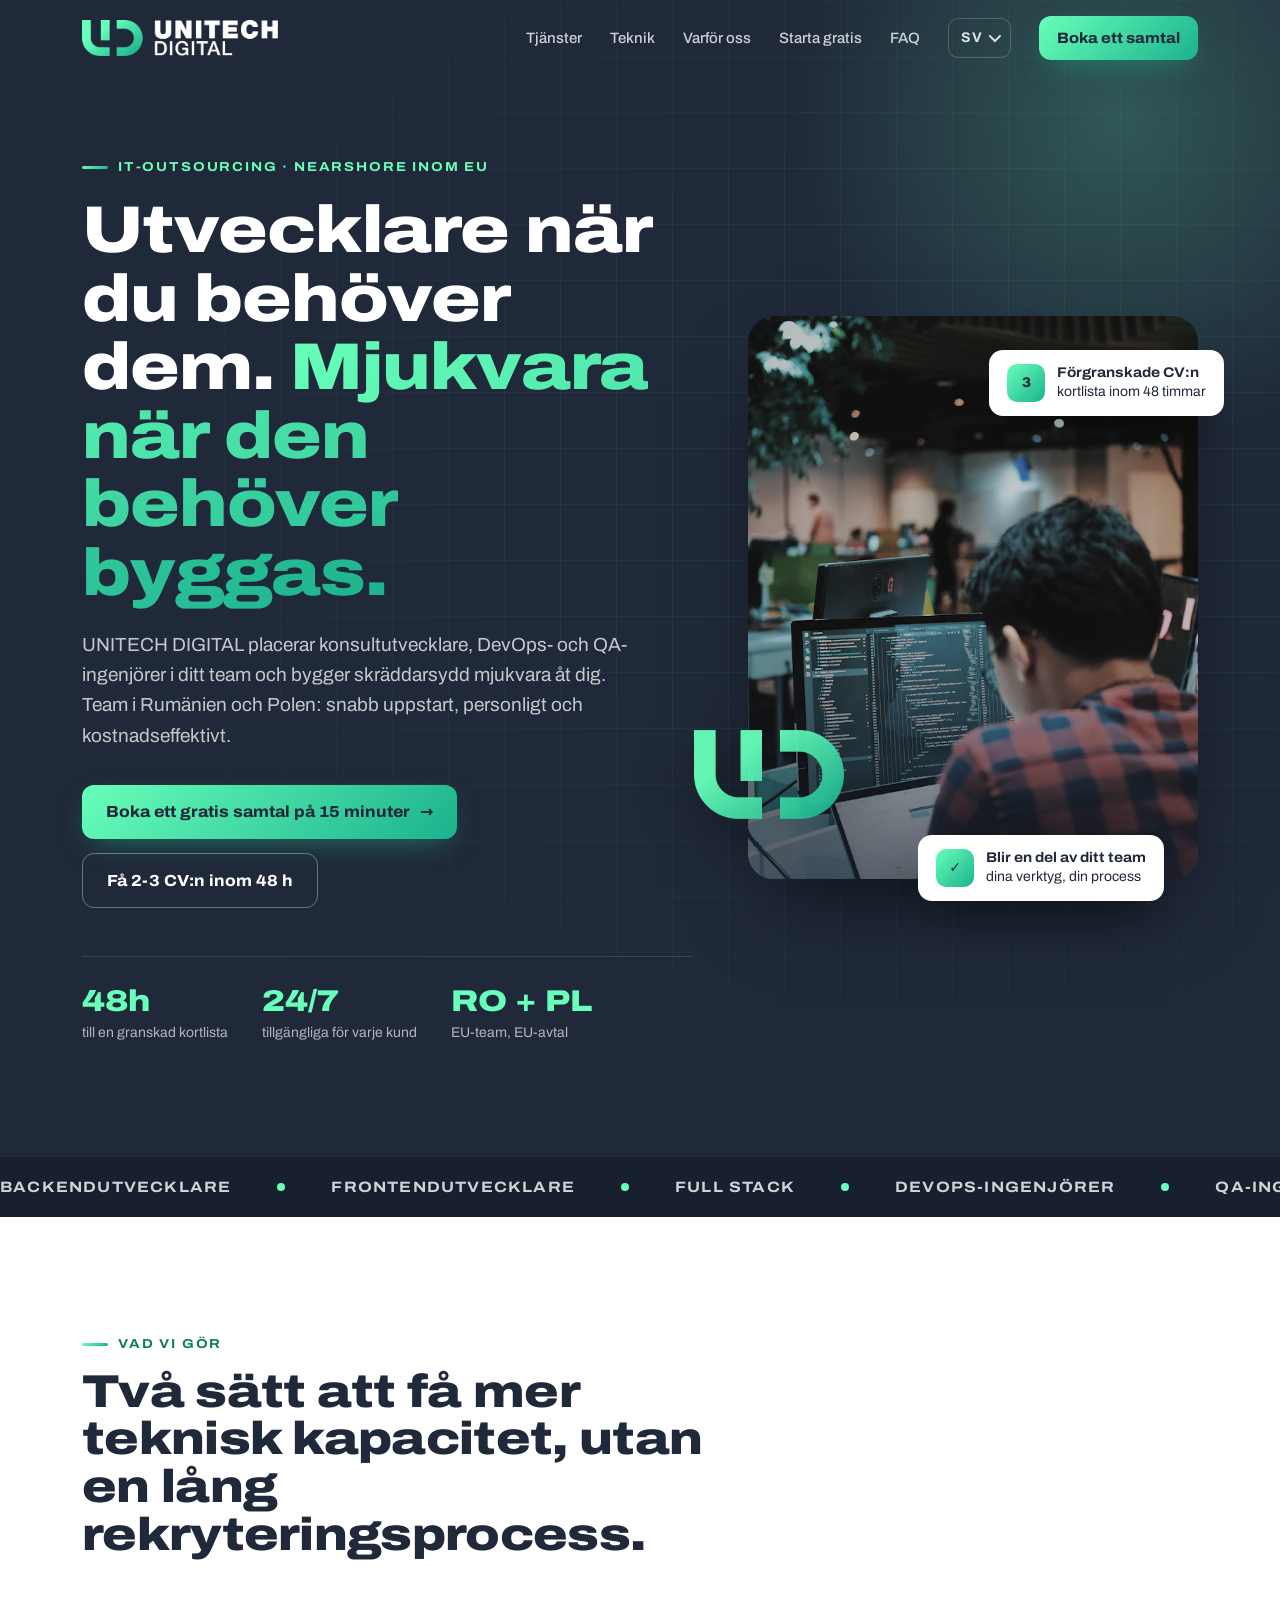
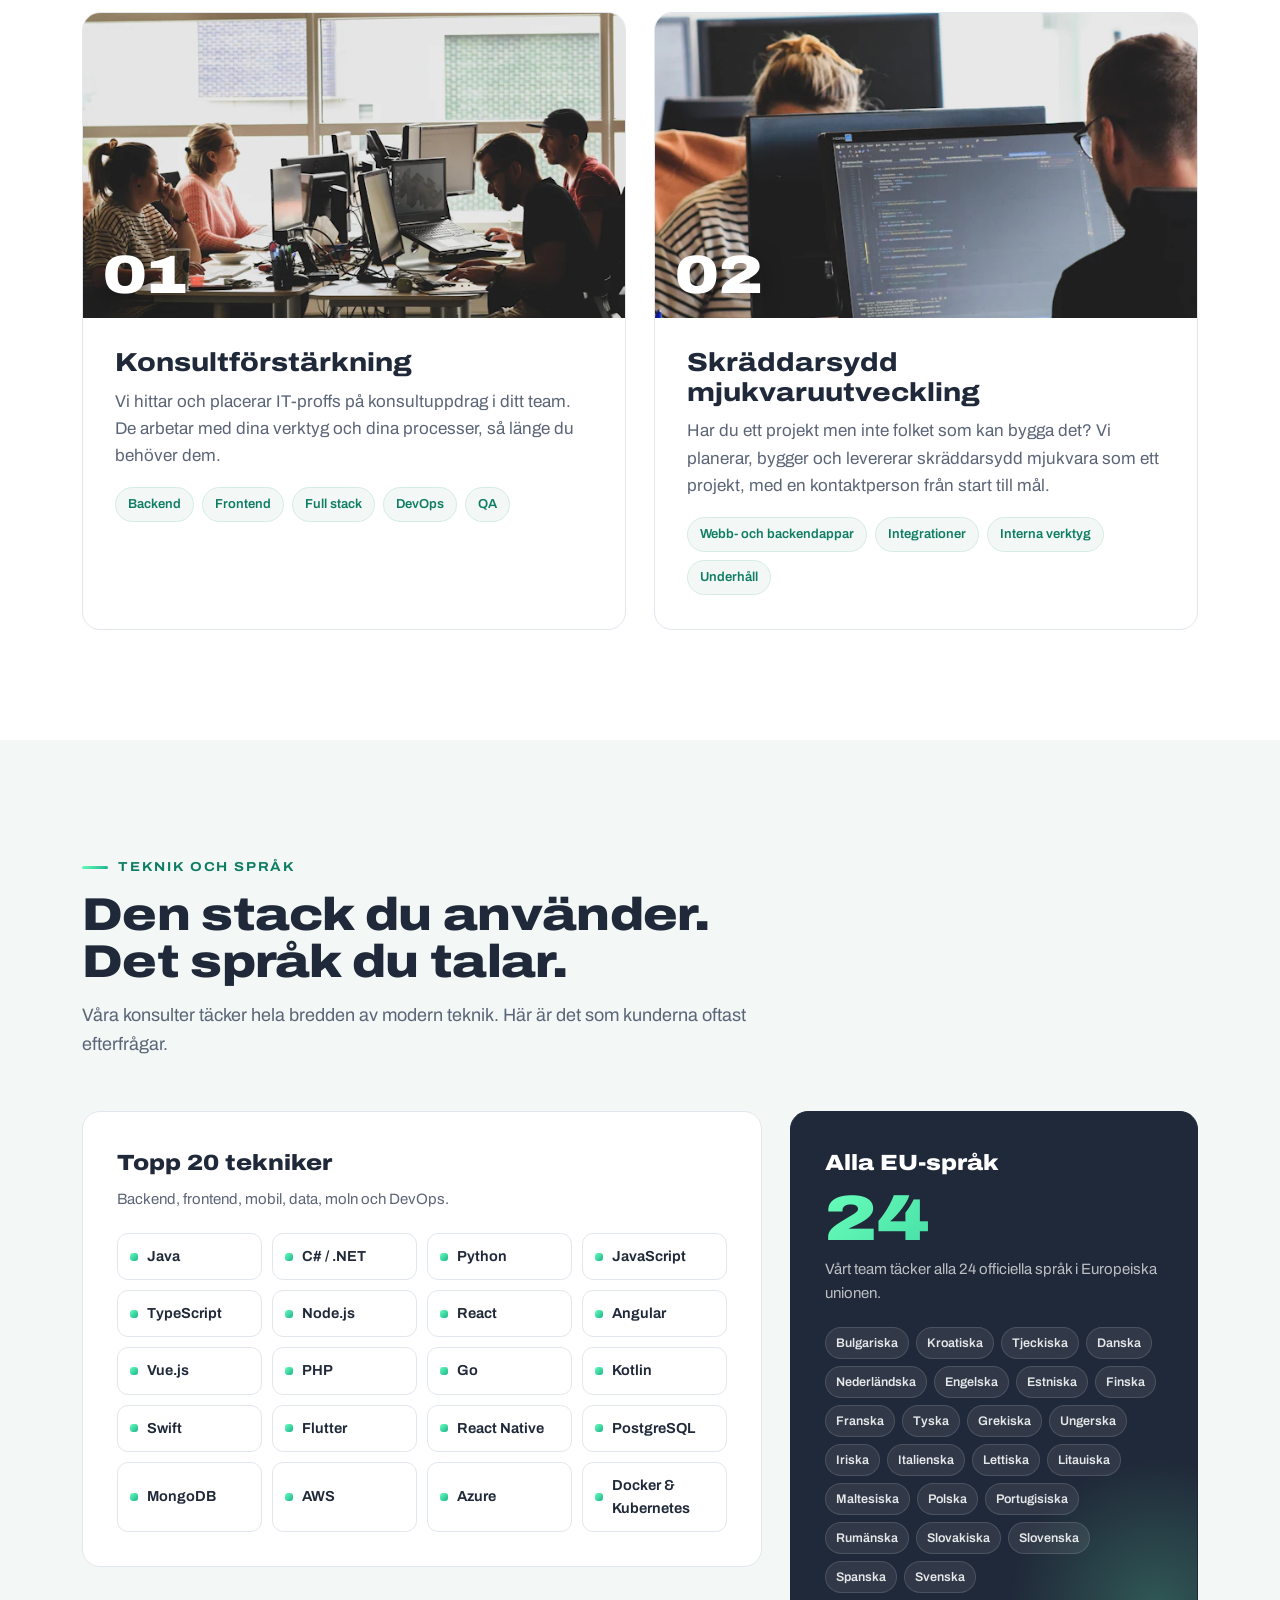
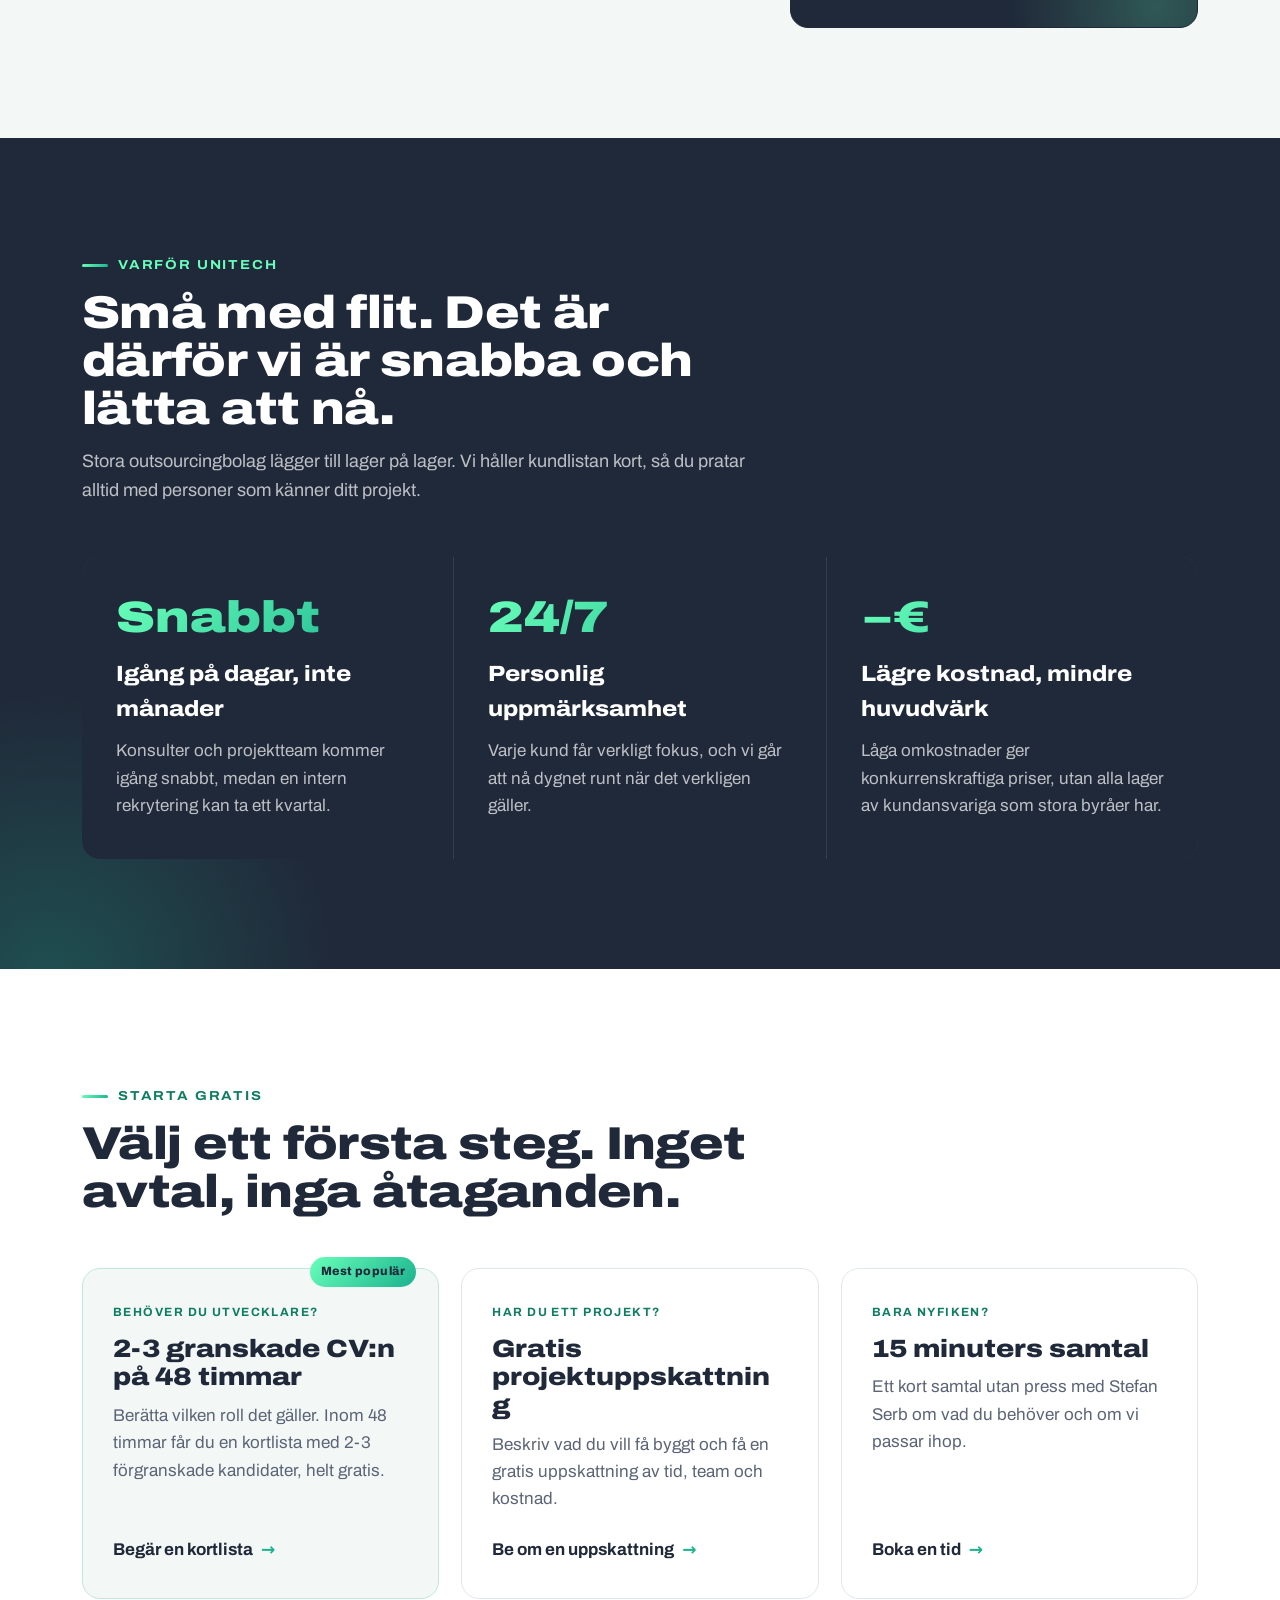
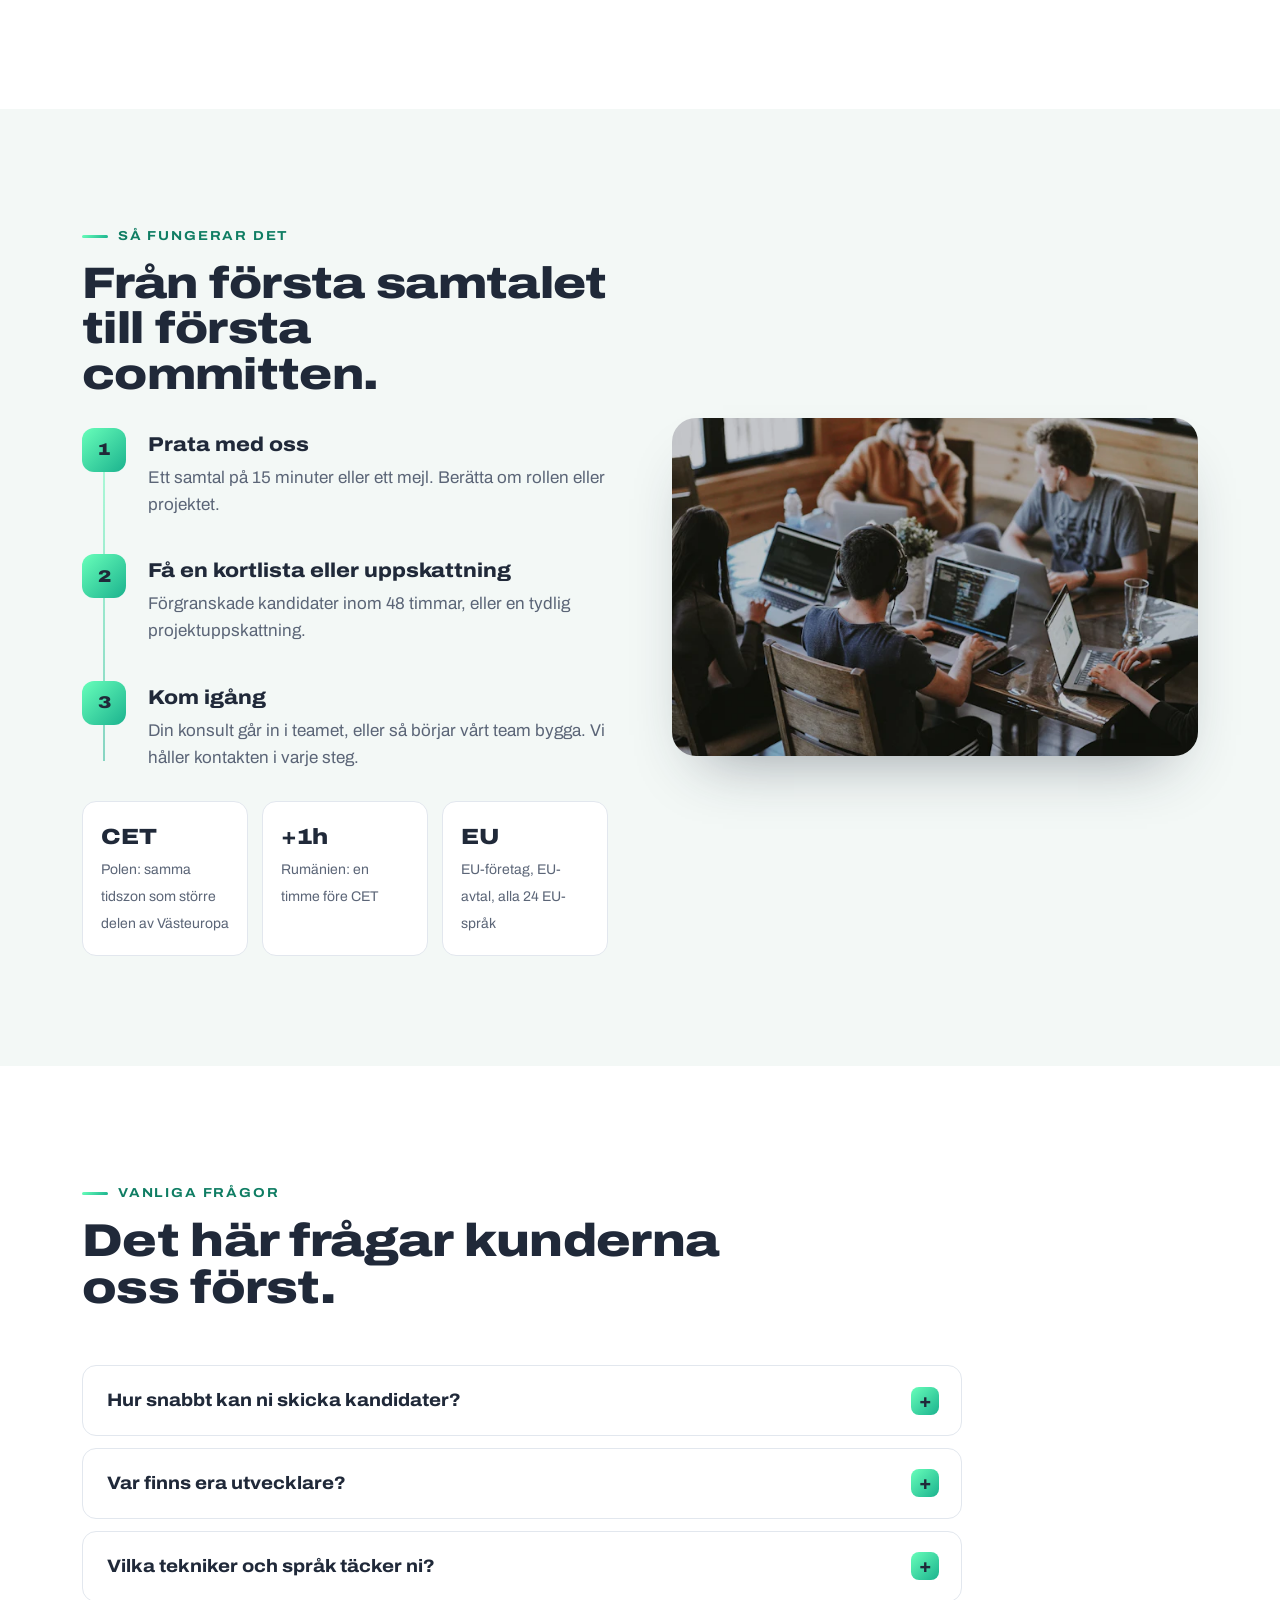
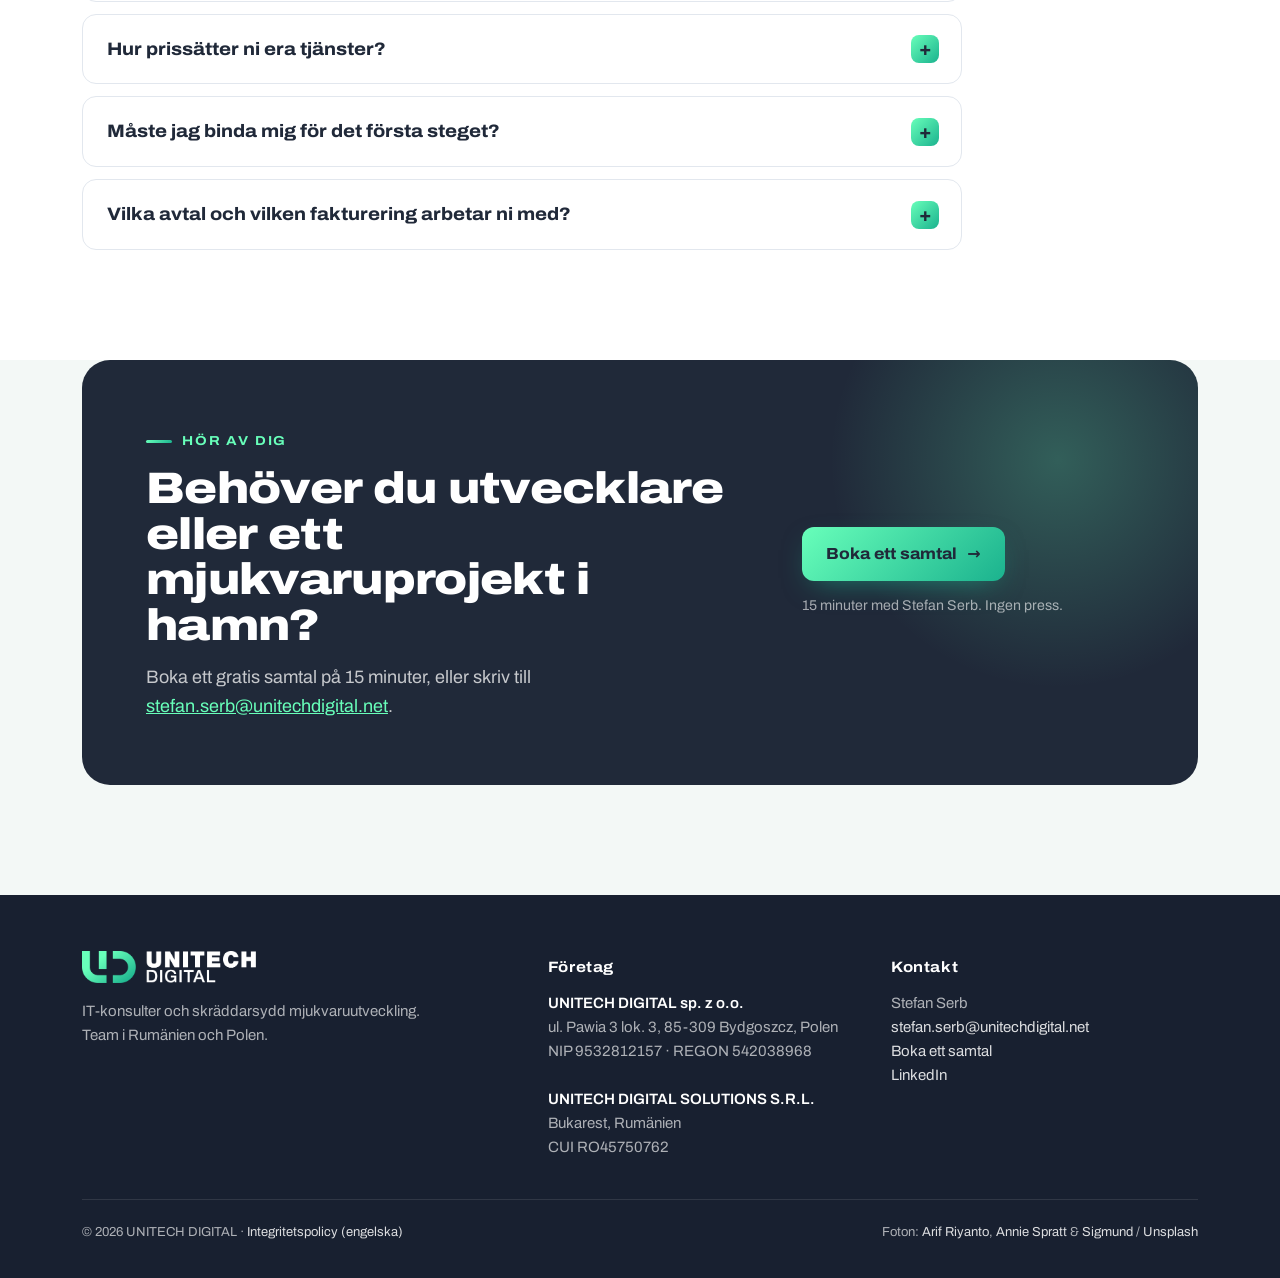
<file: sv/index.html>
<!doctype html>
<html lang="sv">
<head>
<meta charset="utf-8">
<meta name="viewport" content="width=device-width, initial-scale=1">
<title>UNITECH DIGITAL | IT-konsulter och skräddarsydd mjukvara</title>
<meta name="description" content="UNITECH DIGITAL: konsultutvecklare, DevOps- och QA-ingenjörer samt skräddarsydd mjukvaruutveckling. Nearshore-team inom EU, i Rumänien och Polen. Snabbt, personligt och kostnadseffektivt.">
<meta http-equiv="Content-Security-Policy" content="default-src 'self'; script-src 'self' 'sha256-/x7W7R75k8Roq0WaVRQX9blP4OufE5xbAdzklGxsgpw='; style-src 'self' 'unsafe-inline'; img-src 'self' data:; font-src 'self'; connect-src 'self'; object-src 'none'; base-uri 'self'; form-action 'none'">
<meta name="referrer" content="strict-origin-when-cross-origin">
<script>document.documentElement.classList.add('js');</script>
<link rel="canonical" href="https://unitechdigital.net/sv/">
<link rel="alternate" hreflang="en" href="https://unitechdigital.net/">
<link rel="alternate" hreflang="fr" href="https://unitechdigital.net/fr/">
<link rel="alternate" hreflang="nl" href="https://unitechdigital.net/nl/">
<link rel="alternate" hreflang="de" href="https://unitechdigital.net/de/">
<link rel="alternate" hreflang="it" href="https://unitechdigital.net/it/">
<link rel="alternate" hreflang="es" href="https://unitechdigital.net/es/">
<link rel="alternate" hreflang="pt" href="https://unitechdigital.net/pt/">
<link rel="alternate" hreflang="pl" href="https://unitechdigital.net/pl/">
<link rel="alternate" hreflang="sv" href="https://unitechdigital.net/sv/">
<link rel="alternate" hreflang="da" href="https://unitechdigital.net/da/">
<link rel="alternate" hreflang="fi" href="https://unitechdigital.net/fi/">
<link rel="alternate" hreflang="x-default" href="https://unitechdigital.net/">
<meta property="og:title" content="UNITECH DIGITAL | IT-konsulter och skräddarsydd mjukvara">
<meta property="og:description" content="Konsultutvecklare, DevOps- och QA-ingenjörer samt skräddarsydd mjukvara. Nearshore-team inom EU, i Rumänien och Polen.">
<meta property="og:url" content="https://unitechdigital.net/sv/">
<meta property="og:type" content="website">
<meta property="og:locale" content="sv_SE">
<meta property="og:image" content="https://unitechdigital.net/assets/logo.png">
<meta name="theme-color" content="#202939">
<link rel="icon" href="../assets/favicon.ico" sizes="any">
<link rel="icon" type="image/png" sizes="32x32" href="../assets/favicon-32x32.png">
<link rel="icon" type="image/png" sizes="16x16" href="../assets/favicon-16x16.png">
<link rel="apple-touch-icon" href="../assets/apple-icon-180x180.png">
<link rel="preload" href="../assets/fonts/archivo-latin.woff2" as="font" type="font/woff2" crossorigin>
<link rel="preload" as="image" href="../assets/hero-640.webp" imagesrcset="../assets/hero-640.webp 640w, ../assets/hero-1100.webp 1100w" imagesizes="(max-width: 960px) 440px, 460px">
<link rel="stylesheet" href="../assets/site.css">
<script type="application/ld+json">
{
  "@context": "https://schema.org",
  "@graph": [
    {
      "@type": "Organization",
      "@id": "https://unitechdigital.net/#org",
      "name": "UNITECH DIGITAL",
      "url": "https://unitechdigital.net/",
      "logo": "https://unitechdigital.net/assets/logo.png",
      "description": "Konsultutvecklare, DevOps- och QA-ingenjörer samt skräddarsydd mjukvara. Nearshore-team inom EU, i Rumänien och Polen.",
      "email": "stefan.serb@unitechdigital.net",
      "sameAs": [
        "https://www.linkedin.com/company/102183329/"
      ],
      "knowsLanguage": [
        "bg",
        "hr",
        "cs",
        "da",
        "nl",
        "en",
        "et",
        "fi",
        "fr",
        "de",
        "el",
        "hu",
        "ga",
        "it",
        "lv",
        "lt",
        "mt",
        "pl",
        "pt",
        "ro",
        "sk",
        "sl",
        "es",
        "sv"
      ],
      "areaServed": "Europe",
      "contactPoint": {
        "@type": "ContactPoint",
        "contactType": "sales",
        "email": "stefan.serb@unitechdigital.net",
        "name": "Stefan Serb"
      },
      "subOrganization": [
        {
          "@type": "Organization",
          "legalName": "UNITECH DIGITAL sp. z o.o.",
          "taxID": "9532812157",
          "address": {
            "@type": "PostalAddress",
            "streetAddress": "ul. Pawia 3 lok. 3",
            "postalCode": "85-309",
            "addressLocality": "Bydgoszcz",
            "addressCountry": "PL"
          }
        },
        {
          "@type": "Organization",
          "legalName": "UNITECH DIGITAL SOLUTIONS S.R.L.",
          "vatID": "RO45750762",
          "address": {
            "@type": "PostalAddress",
            "addressLocality": "Bucharest",
            "addressCountry": "RO"
          }
        }
      ]
    },
    {
      "@type": "WebPage",
      "@id": "https://unitechdigital.net/sv/#page",
      "url": "https://unitechdigital.net/sv/",
      "name": "UNITECH DIGITAL | IT-konsulter och skräddarsydd mjukvara",
      "inLanguage": "sv",
      "about": {
        "@id": "https://unitechdigital.net/#org"
      }
    },
    {
      "@type": "FAQPage",
      "@id": "https://unitechdigital.net/sv/#faq",
      "inLanguage": "sv",
      "mainEntity": [
        {
          "@type": "Question",
          "name": "Hur snabbt kan ni skicka kandidater?",
          "acceptedAnswer": {
            "@type": "Answer",
            "text": "Inom 48 timmar från att vi har förstått rollen skickar vi en kortlista med 2-3 förgranskade kandidater. Kortlistan är gratis och du bestämmer själv om du vill gå vidare med intervjuer."
          }
        },
        {
          "@type": "Question",
          "name": "Var finns era utvecklare?",
          "acceptedAnswer": {
            "@type": "Answer",
            "text": "Våra team finns i Rumänien och Polen, inom EU. Polen har samma tidszon som större delen av Västeuropa och Rumänien ligger en timme före, så arbetstiderna överlappar helt."
          }
        },
        {
          "@type": "Question",
          "name": "Vilka tekniker och språk täcker ni?",
          "acceptedAnswer": {
            "@type": "Answer",
            "text": "Hela bredden av modern teknik, från Java, .NET, Python och JavaScript till mobil, data, AWS, Azure och DevOps. Vårt team täcker alla 24 officiella EU-språk."
          }
        },
        {
          "@type": "Question",
          "name": "Hur prissätter ni era tjänster?",
          "acceptedAnswer": {
            "@type": "Answer",
            "text": "Våra priser är konkurrenskraftiga eftersom vi är ett litet team med låga omkostnader. Vi lämnar pris per roll eller per projekt efter ett kort samtal, så du betalar bara för det du faktiskt behöver."
          }
        },
        {
          "@type": "Question",
          "name": "Måste jag binda mig för det första steget?",
          "acceptedAnswer": {
            "@type": "Answer",
            "text": "Nej. Samtalet på 15 minuter, CV-kortlistan och projektuppskattningen är alla gratis, utan avtal och utan förpliktelser."
          }
        },
        {
          "@type": "Question",
          "name": "Vilka avtal och vilken fakturering arbetar ni med?",
          "acceptedAnswer": {
            "@type": "Answer",
            "text": "Du tecknar avtal med ett EU-företag, UNITECH DIGITAL sp. z o.o. i Polen eller UNITECH DIGITAL SOLUTIONS S.R.L. i Rumänien, med vanlig fakturering enligt EU-standard."
          }
        }
      ]
    }
  ]
}
</script>
</head>
<body>

<header class="top" id="top">
  <div class="wrap">
    <a class="logo" href="../"><img src="../assets/logo-white.png" alt="UNITECH DIGITAL" width="196" height="36"></a>
    <nav class="links">
      <a href="#services">Tjänster</a>
      <a href="#technologies">Teknik</a>
      <a href="#why">Varför oss</a>
      <a href="#start">Starta gratis</a>
      <a href="#faq">FAQ</a>
      <details class="lang"><summary aria-label="Språk">SV</summary><ul><li><a href="../" hreflang="en" lang="en">English <span>EN</span></a></li><li><a href="../fr/" hreflang="fr" lang="fr">Français <span>FR</span></a></li><li><a href="../nl/" hreflang="nl" lang="nl">Nederlands <span>NL</span></a></li><li><a href="../de/" hreflang="de" lang="de">Deutsch <span>DE</span></a></li><li><a href="../it/" hreflang="it" lang="it">Italiano <span>IT</span></a></li><li><a href="../es/" hreflang="es" lang="es">Español <span>ES</span></a></li><li><a href="../pt/" hreflang="pt" lang="pt">Português <span>PT</span></a></li><li><a href="../pl/" hreflang="pl" lang="pl">Polski <span>PL</span></a></li><li><a href="../sv/" hreflang="sv" lang="sv" aria-current="true">Svenska <span>SV</span></a></li><li><a href="../da/" hreflang="da" lang="da">Dansk <span>DA</span></a></li><li><a href="../fi/" hreflang="fi" lang="fi">Suomi <span>FI</span></a></li></ul></details>
      <a class="btn small" href="https://calendly.com/stefan-serb-unitechdigital" target="_blank" rel="noopener">Boka ett samtal</a>
    </nav>
  </div>
</header>

<main>
  <section class="hero on-dark">
    <div class="wrap">
      <div>
        <div class="kicker rise d1">IT-outsourcing · Nearshore inom EU</div>
        <h1 class="display rise d2">Utvecklare när du behöver dem. <span class="hl">Mjukvara när den behöver byggas.</span></h1>
        <p class="lead rise d3">UNITECH DIGITAL placerar konsultutvecklare, DevOps- och QA-ingenjörer i ditt team och bygger skräddarsydd mjukvara åt dig. Team i Rumänien och Polen: snabb uppstart, personligt och kostnadseffektivt.</p>
        <div class="ctas rise d4">
          <a class="btn" href="https://calendly.com/stefan-serb-unitechdigital" target="_blank" rel="noopener">Boka ett gratis samtal på 15 minuter <span class="arr">&rarr;</span></a>
          <a class="btn line" href="#start">Få 2-3 CV:n inom 48 h</a>
        </div>
        <div class="facts rise d5">
          <div class="fact"><b>48h</b><span>till en granskad kortlista</span></div>
          <div class="fact"><b>24/7</b><span>tillgängliga för varje kund</span></div>
          <div class="fact"><b>RO + PL</b><span>EU-team, EU-avtal</span></div>
        </div>
      </div>
      <div class="hero-visual rise d3">
        <div class="frame"><img src="../assets/hero-640.webp" srcset="../assets/hero-640.webp 640w, ../assets/hero-1100.webp 1100w" sizes="(max-width: 960px) 440px, 460px" alt="En utvecklare som skriver kod vid ett skrivbord på ett livligt kontor" width="640" height="800" fetchpriority="high"></div>
        <img class="mark" src="../assets/mark.png" alt="" width="913" height="541">
        <div class="float f1"><span class="dot">3</span><div><b>Förgranskade CV:n</b>kortlista inom 48 timmar</div></div>
        <div class="float f2"><span class="dot">&#10003;</span><div><b>Blir en del av ditt team</b>dina verktyg, din process</div></div>
      </div>
    </div>
  </section>

  <div class="strip" aria-hidden="true">
    <div class="track"><span>Backendutvecklare</span><span>Frontendutvecklare</span><span>Full stack</span><span>DevOps-ingenjörer</span><span>QA-ingenjörer</span><span>Skräddarsydd mjukvara</span><span>Backendutvecklare</span><span>Frontendutvecklare</span><span>Full stack</span><span>DevOps-ingenjörer</span><span>QA-ingenjörer</span><span>Skräddarsydd mjukvara</span></div>
  </div>

  <section class="block" id="services">
    <div class="wrap">
      <div class="head reveal">
        <div class="kicker">Vad vi gör</div>
        <h2 class="display">Två sätt att få mer teknisk kapacitet, utan en lång rekryteringsprocess.</h2>
      </div>
      <div class="services">
        <article class="svc reveal">
          <div class="ph"><img src="../assets/team-640.webp" srcset="../assets/team-640.webp 640w, ../assets/team-1100.webp 1100w" sizes="(max-width: 960px) 100vw, 560px" alt="Ett team av utvecklare som arbetar vid sina datorer" loading="lazy" decoding="async" width="640" height="412"><span class="num">01</span></div>
          <div class="body">
            <h3>Konsultförstärkning</h3>
            <p>Vi hittar och placerar IT-proffs på konsultuppdrag i ditt team. De arbetar med dina verktyg och dina processer, så länge du behöver dem.</p>
            <div class="chips"><span class="chip">Backend</span><span class="chip">Frontend</span><span class="chip">Full stack</span><span class="chip">DevOps</span><span class="chip">QA</span></div>
          </div>
        </article>
        <article class="svc reveal">
          <div class="ph"><img src="../assets/code-640.webp" srcset="../assets/code-640.webp 640w, ../assets/code-1100.webp 1100w" sizes="(max-width: 960px) 100vw, 560px" alt="Två utvecklare som arbetar med kod på stora skärmar" loading="lazy" decoding="async" width="640" height="412"><span class="num">02</span></div>
          <div class="body">
            <h3>Skräddarsydd mjukvaruutveckling</h3>
            <p>Har du ett projekt men inte folket som kan bygga det? Vi planerar, bygger och levererar skräddarsydd mjukvara som ett projekt, med en kontaktperson från start till mål.</p>
            <div class="chips"><span class="chip">Webb- och backendappar</span><span class="chip">Integrationer</span><span class="chip">Interna verktyg</span><span class="chip">Underhåll</span></div>
          </div>
        </article>
      </div>
    </div>
  </section>

  <section class="block stack" id="technologies">
    <div class="wrap">
      <div class="head reveal">
        <div class="kicker">Teknik och språk</div>
        <h2 class="display">Den stack du använder. Det språk du talar.</h2>
        <p>Våra konsulter täcker hela bredden av modern teknik. Här är det som kunderna oftast efterfrågar.</p>
      </div>
      <div class="stack-grid">
        <div class="panel reveal">
          <h3>Topp 20 tekniker</h3>
          <p>Backend, frontend, mobil, data, moln och DevOps.</p>
          <div class="tech">
            <span>Java</span><span>C# / .NET</span><span>Python</span><span>JavaScript</span>
            <span>TypeScript</span><span>Node.js</span><span>React</span><span>Angular</span>
            <span>Vue.js</span><span>PHP</span><span>Go</span><span>Kotlin</span>
            <span>Swift</span><span>Flutter</span><span>React Native</span><span>PostgreSQL</span>
            <span>MongoDB</span><span>AWS</span><span>Azure</span><span>Docker &amp; Kubernetes</span>
          </div>
        </div>
        <div class="panel dark reveal">
          <h3>Alla EU-språk</h3>
          <div class="langs-big">24</div>
          <p>Vårt team täcker alla 24 officiella språk i Europeiska unionen.</p>
          <div class="langs"><span>Bulgariska</span><span>Kroatiska</span><span>Tjeckiska</span><span>Danska</span><span>Nederländska</span><span>Engelska</span><span>Estniska</span><span>Finska</span><span>Franska</span><span>Tyska</span><span>Grekiska</span><span>Ungerska</span><span>Iriska</span><span>Italienska</span><span>Lettiska</span><span>Litauiska</span><span>Maltesiska</span><span>Polska</span><span>Portugisiska</span><span>Rumänska</span><span>Slovakiska</span><span>Slovenska</span><span>Spanska</span><span>Svenska</span></div>
        </div>
      </div>
    </div>
  </section>

  <section class="block why on-dark" id="why">
    <div class="wrap">
      <div class="head reveal">
        <div class="kicker">Varför UNITECH</div>
        <h2 class="display">Små med flit. Det är därför vi är snabba och lätta att nå.</h2>
        <p>Stora outsourcingbolag lägger till lager på lager. Vi håller kundlistan kort, så du pratar alltid med personer som känner ditt projekt.</p>
      </div>
      <div class="why-grid reveal">
        <div class="why-item"><div class="big">Snabbt</div><h3>Igång på dagar, inte månader</h3><p>Konsulter och projektteam kommer igång snabbt, medan en intern rekrytering kan ta ett kvartal.</p></div>
        <div class="why-item"><div class="big">24/7</div><h3>Personlig uppmärksamhet</h3><p>Varje kund får verkligt fokus, och vi går att nå dygnet runt när det verkligen gäller.</p></div>
        <div class="why-item"><div class="big">&minus;&euro;</div><h3>Lägre kostnad, mindre huvudvärk</h3><p>Låga omkostnader ger konkurrenskraftiga priser, utan alla lager av kundansvariga som stora byråer har.</p></div>
      </div>
    </div>
  </section>

  <section class="block" id="start">
    <div class="wrap">
      <div class="head reveal">
        <div class="kicker">Starta gratis</div>
        <h2 class="display">Välj ett första steg. Inget avtal, inga åtaganden.</h2>
      </div>
      <div class="offers">
        <div class="offer featured reveal">
          <span class="badge">Mest populär</span>
          <span class="tag">Behöver du utvecklare?</span>
          <h3>2-3 granskade CV:n på 48 timmar</h3>
          <p>Berätta vilken roll det gäller. Inom 48 timmar får du en kortlista med 2-3 förgranskade kandidater, helt gratis.</p>
          <a class="go" href="mailto:stefan.serb@unitechdigital.net?subject=F%C3%B6rfr%C3%A5gan%20om%20CV-kortlista">Begär en kortlista</a>
        </div>
        <div class="offer reveal">
          <span class="tag">Har du ett projekt?</span>
          <h3>Gratis projektuppskattning</h3>
          <p>Beskriv vad du vill få byggt och få en gratis uppskattning av tid, team och kostnad.</p>
          <a class="go" href="mailto:stefan.serb@unitechdigital.net?subject=F%C3%B6rfr%C3%A5gan%20om%20projektuppskattning">Be om en uppskattning</a>
        </div>
        <div class="offer reveal">
          <span class="tag">Bara nyfiken?</span>
          <h3>15 minuters samtal</h3>
          <p>Ett kort samtal utan press med Stefan Serb om vad du behöver och om vi passar ihop.</p>
          <a class="go" href="https://calendly.com/stefan-serb-unitechdigital" target="_blank" rel="noopener">Boka en tid</a>
        </div>
      </div>
    </div>
  </section>

  <section class="block near" id="nearshore">
    <div class="wrap split">
      <div class="reveal">
        <div class="kicker">Så fungerar det</div>
        <h2 class="display" style="font-size:clamp(30px,3.6vw,44px);margin:14px 0 30px">Från första samtalet till första committen.</h2>
        <ol class="steps">
          <li><span class="n">1</span><h3>Prata med oss</h3><p>Ett samtal på 15 minuter eller ett mejl. Berätta om rollen eller projektet.</p></li>
          <li><span class="n">2</span><h3>Få en kortlista eller uppskattning</h3><p>Förgranskade kandidater inom 48 timmar, eller en tydlig projektuppskattning.</p></li>
          <li><span class="n">3</span><h3>Kom igång</h3><p>Din konsult går in i teamet, eller så börjar vårt team bygga. Vi håller kontakten i varje steg.</p></li>
        </ol>
        <div class="tz">
          <div><b>CET</b><span>Polen: samma tidszon som större delen av Västeuropa</span></div>
          <div><b>+1h</b><span>Rumänien: en timme före CET</span></div>
          <div><b>EU</b><span>EU-företag, EU-avtal, alla 24 EU-språk</span></div>
        </div>
      </div>
      <div class="ph reveal"><img src="../assets/work-640.webp" srcset="../assets/work-640.webp 640w, ../assets/work-1100.webp 1100w" sizes="(max-width: 960px) 100vw, 540px" alt="Ett team av utvecklare som arbetar på laptops runt ett bord" loading="lazy" decoding="async" width="640" height="412"></div>
    </div>
  </section>

  <section class="block" id="faq">
    <div class="wrap">
      <div class="head reveal">
        <div class="kicker">Vanliga frågor</div>
        <h2 class="display">Det här frågar kunderna oss först.</h2>
      </div>
      <div class="faq-list reveal"><details><summary>Hur snabbt kan ni skicka kandidater?</summary><p>Inom 48 timmar från att vi har förstått rollen skickar vi en kortlista med 2-3 förgranskade kandidater. Kortlistan är gratis och du bestämmer själv om du vill gå vidare med intervjuer.</p></details><details><summary>Var finns era utvecklare?</summary><p>Våra team finns i Rumänien och Polen, inom EU. Polen har samma tidszon som större delen av Västeuropa och Rumänien ligger en timme före, så arbetstiderna överlappar helt.</p></details><details><summary>Vilka tekniker och språk täcker ni?</summary><p>Hela bredden av modern teknik, från Java, .NET, Python och JavaScript till mobil, data, AWS, Azure och DevOps. Vårt team täcker alla 24 officiella EU-språk.</p></details><details><summary>Hur prissätter ni era tjänster?</summary><p>Våra priser är konkurrenskraftiga eftersom vi är ett litet team med låga omkostnader. Vi lämnar pris per roll eller per projekt efter ett kort samtal, så du betalar bara för det du faktiskt behöver.</p></details><details><summary>Måste jag binda mig för det första steget?</summary><p>Nej. Samtalet på 15 minuter, CV-kortlistan och projektuppskattningen är alla gratis, utan avtal och utan förpliktelser.</p></details><details><summary>Vilka avtal och vilken fakturering arbetar ni med?</summary><p>Du tecknar avtal med ett EU-företag, UNITECH DIGITAL sp. z o.o. i Polen eller UNITECH DIGITAL SOLUTIONS S.R.L. i Rumänien, med vanlig fakturering enligt EU-standard.</p></details></div>
    </div>
  </section>

  <section class="cta" id="contact">
    <div class="wrap">
      <div class="cta-box reveal on-dark">
        <div style="position:relative;z-index:1">
          <div class="kicker">Hör av dig</div>
          <h2 class="display">Behöver du utvecklare eller ett mjukvaruprojekt i hamn?</h2>
          <p>Boka ett gratis samtal på 15 minuter, eller skriv till <a href="mailto:stefan.serb@unitechdigital.net">stefan.serb@unitechdigital.net</a>.</p>
        </div>
        <div class="side">
          <a class="btn" href="https://calendly.com/stefan-serb-unitechdigital" target="_blank" rel="noopener">Boka ett samtal <span class="arr">&rarr;</span></a>
          <small>15 minuter med Stefan Serb. Ingen press.</small>
        </div>
      </div>
    </div>
  </section>
</main>

<footer>
  <div class="wrap">
    <div class="cols">
      <div>
        <img src="../assets/logo-white.png" alt="UNITECH DIGITAL" width="174" height="32">
        <div>IT-konsulter och skräddarsydd mjukvaruutveckling.<br>Team i Rumänien och Polen.</div>
      </div>
      <div>
        <h4>Företag</h4>
        <b style="color:#fff;font-weight:600">UNITECH DIGITAL sp. z o.o.</b><br>
        ul. Pawia 3 lok. 3, 85-309 Bydgoszcz, Polen<br>
        NIP 9532812157 &middot; REGON 542038968<br><br>
        <b style="color:#fff;font-weight:600">UNITECH DIGITAL SOLUTIONS S.R.L.</b><br>
        Bukarest, Rumänien<br>
        CUI RO45750762
      </div>
      <div>
        <h4>Kontakt</h4>
        Stefan Serb<br>
        <a href="mailto:stefan.serb@unitechdigital.net">stefan.serb@unitechdigital.net</a><br>
        <a href="https://calendly.com/stefan-serb-unitechdigital" target="_blank" rel="noopener">Boka ett samtal</a><br>
        <a href="https://www.linkedin.com/company/102183329/" target="_blank" rel="noopener">LinkedIn</a>
      </div>
    </div>
    <div class="legal">
      <span>&copy; <span id="y">2026</span> UNITECH DIGITAL &middot; <a href="../privacy.html">Integritetspolicy (engelska)</a></span>
      <span>Foton: <a href="https://unsplash.com/@arifriyanto" target="_blank" rel="noopener">Arif Riyanto</a>, <a href="https://unsplash.com/@anniespratt" target="_blank" rel="noopener">Annie Spratt</a> &amp; <a href="https://unsplash.com/@sigmund" target="_blank" rel="noopener">Sigmund</a> / <a href="https://unsplash.com" target="_blank" rel="noopener">Unsplash</a></span>
    </div>
  </div>
</footer>

<script src="../assets/site.js" defer></script>
</body>
</html>
</file>
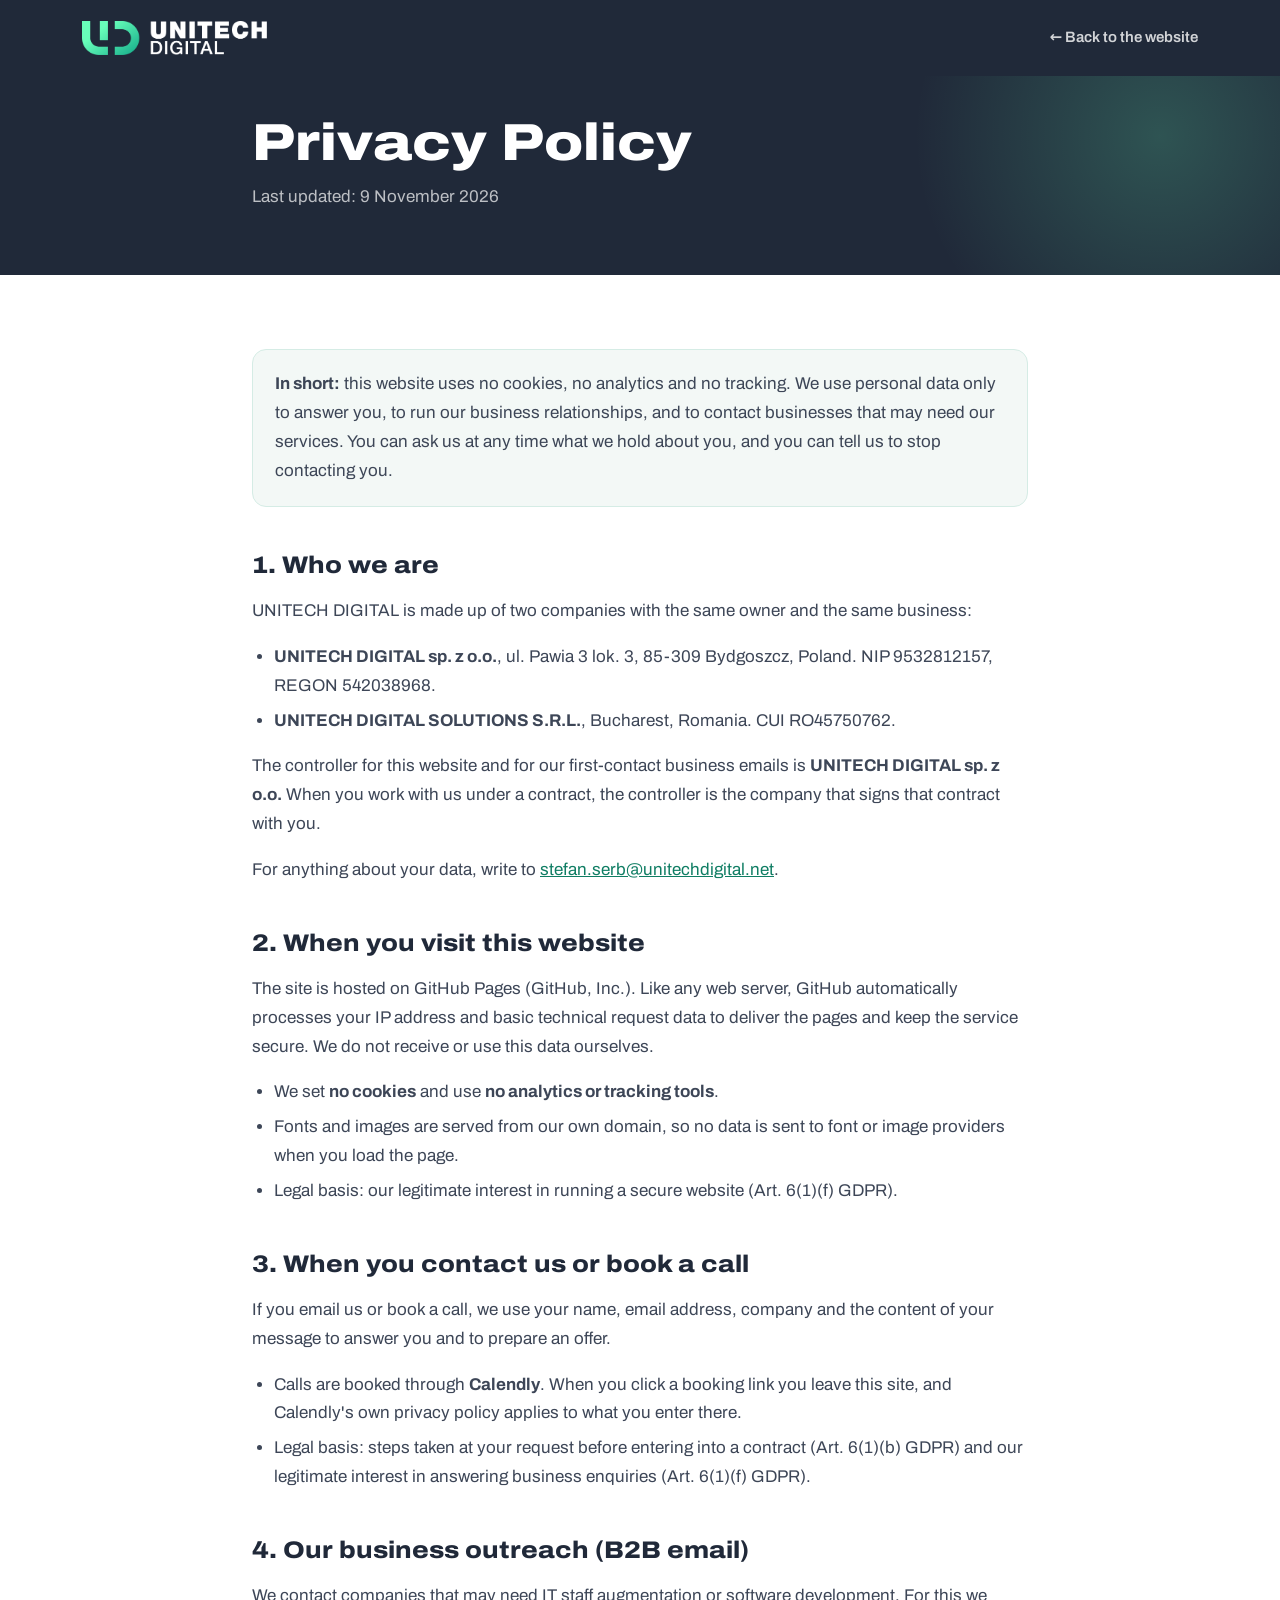
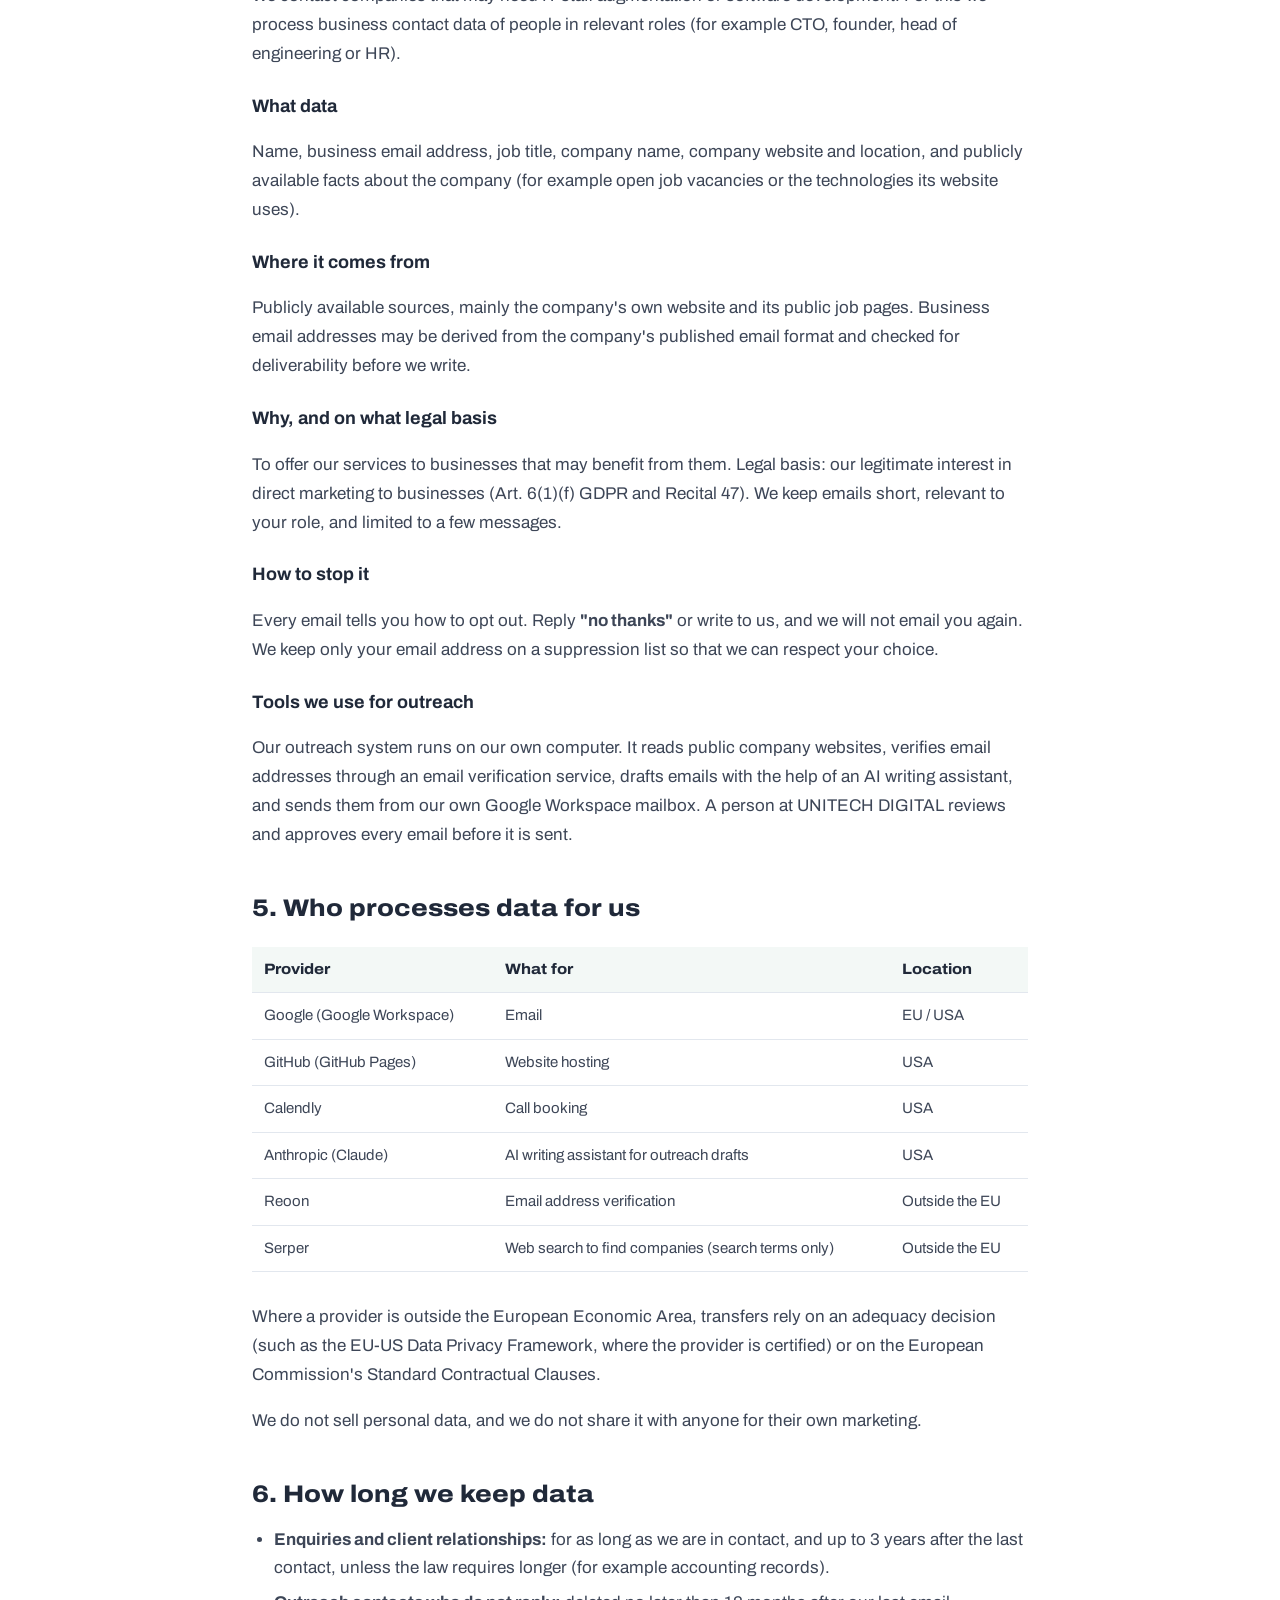
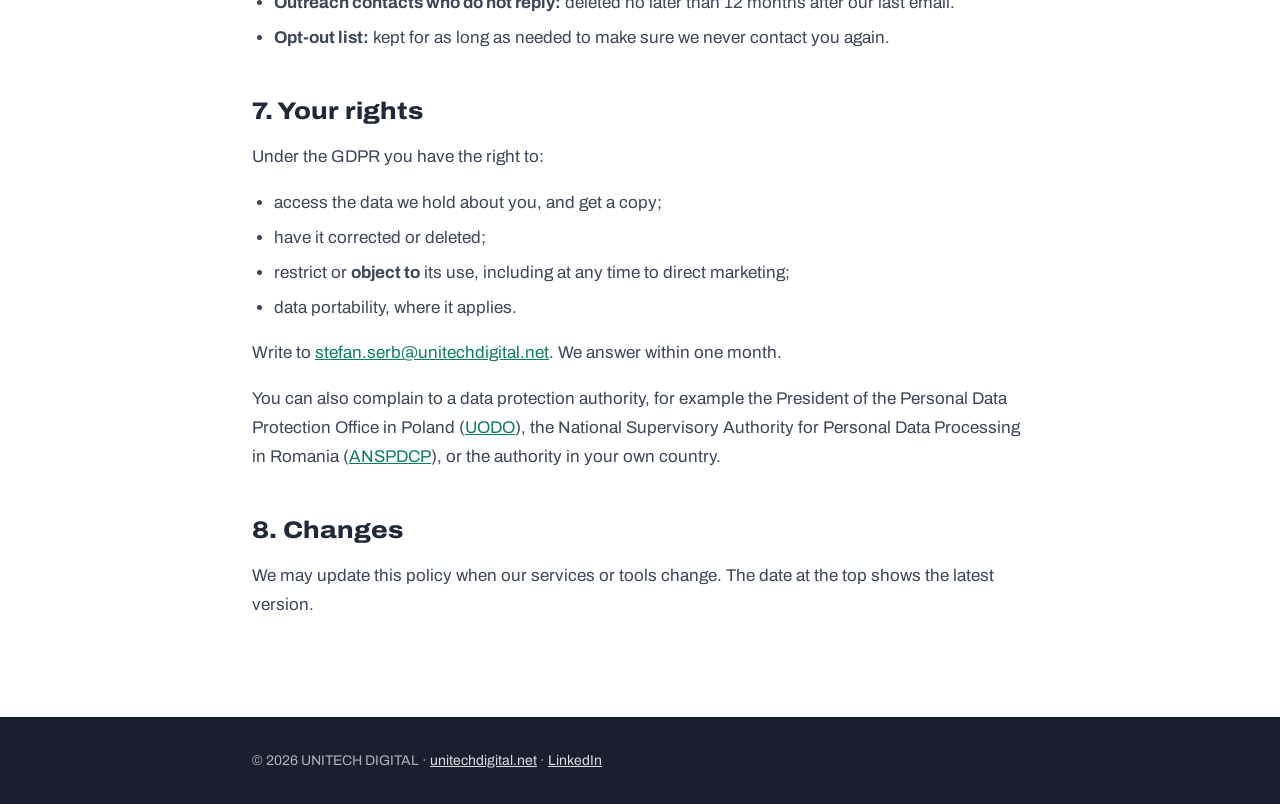
<file: privacy.html>
<!doctype html>
<html lang="en">
<head>
<meta charset="utf-8">
<meta name="viewport" content="width=device-width, initial-scale=1">
<title>Privacy Policy | UNITECH DIGITAL</title>
<meta name="description" content="How UNITECH DIGITAL collects and uses personal data on this website, when you contact us, and in our business outreach. Your rights under the GDPR.">
<meta http-equiv="Content-Security-Policy" content="default-src 'self'; script-src 'none'; style-src 'self' 'unsafe-inline'; img-src 'self' data:; font-src 'self'; connect-src 'none'; object-src 'none'; base-uri 'self'; form-action 'none'">
<meta name="referrer" content="strict-origin-when-cross-origin">
<link rel="canonical" href="https://unitechdigital.net/privacy.html">
<meta name="theme-color" content="#202939">
<link rel="icon" href="assets/favicon.ico" sizes="any">
<link rel="icon" type="image/png" sizes="32x32" href="assets/favicon-32x32.png">
<link rel="apple-touch-icon" href="assets/apple-icon-180x180.png">
<link rel="preload" href="assets/fonts/archivo-latin.woff2" as="font" type="font/woff2" crossorigin>
<style>
  @font-face {
    font-family: "Archivo"; font-style: normal; font-weight: 400 900; font-stretch: 62% 125%; font-display: swap;
    src: url(assets/fonts/archivo-latin-ext.woff2) format("woff2");
    unicode-range: U+0100-02BA, U+02BD-02C5, U+02C7-02CC, U+02CE-02D7, U+02DD-02FF, U+0304, U+0308, U+0329, U+1D00-1DBF, U+1E00-1E9F, U+1EF2-1EFF, U+2020, U+20A0-20AB, U+20AD-20C4, U+2113, U+2C60-2C7F, U+A720-A7FF;
  }
  @font-face {
    font-family: "Archivo"; font-style: normal; font-weight: 400 900; font-stretch: 62% 125%; font-display: swap;
    src: url(assets/fonts/archivo-latin.woff2) format("woff2");
    unicode-range: U+0000-00FF, U+0131, U+0152-0153, U+02BB-02BC, U+02C6, U+02DA, U+02DC, U+0304, U+0308, U+0329, U+2000-206F, U+20AC, U+2122, U+2191, U+2193, U+2212, U+2215, U+FEFF, U+FFFD;
  }
  :root { --navy: #202939; --navy-2: #182030; --muted: #5b6577; --line: #e2e7ee; --soft: #f3f8f6; --mint: #68FFBA; --green: #1BB28E; --green-text: #0f7d63; --grad: linear-gradient(135deg, #68FFBA, #1BB28E); }
  * { box-sizing: border-box; }
  body { margin: 0; font-family: "Archivo", system-ui, sans-serif; color: var(--navy); background: #fff; line-height: 1.7; font-size: 17px; -webkit-font-smoothing: antialiased; }
  a { color: var(--green-text); }
  .wrap { max-width: 820px; margin: 0 auto; padding: 0 22px; }
  header { background: var(--navy); }
  header .bar { max-width: 1160px; margin: 0 auto; padding: 0 22px; height: 76px; display: flex; align-items: center; justify-content: space-between; }
  header img { height: 34px; width: auto; display: block; }
  header a.back { color: rgba(255,255,255,0.8); text-decoration: none; font-weight: 600; font-size: 15px; }
  header a.back:hover { color: var(--mint); }
  .title { background: var(--navy); color: #fff; padding: 40px 0 64px; position: relative; overflow: hidden; }
  .title::after { content: ""; position: absolute; right: -160px; top: -220px; width: 560px; height: 560px; background: radial-gradient(circle, rgba(104,255,186,0.2), transparent 62%); }
  .title h1 { position: relative; z-index: 1; font-stretch: 118%; font-weight: 850; font-size: clamp(34px, 5vw, 52px); line-height: 1.05; margin: 0 0 12px; }
  .title p { position: relative; z-index: 1; color: rgba(255,255,255,0.7); margin: 0; }
  main { padding: 56px 0 80px; }
  h2 { font-stretch: 112%; font-weight: 800; font-size: 24px; margin: 44px 0 10px; line-height: 1.2; }
  h2:first-child { margin-top: 0; }
  h3 { font-size: 18px; margin: 22px 0 6px; }
  p, li { color: #3d4657; }
  ul { padding-left: 22px; }
  li { margin-bottom: 6px; }
  .box { background: var(--soft); border: 1px solid #d5ece5; border-radius: 14px; padding: 20px 22px; margin: 18px 0; }
  .box p { margin: 0; }
  table { width: 100%; border-collapse: collapse; margin: 14px 0; font-size: 15px; }
  th, td { text-align: left; padding: 10px 12px; border-bottom: 1px solid var(--line); vertical-align: top; }
  th { font-stretch: 110%; font-weight: 750; color: var(--navy); background: var(--soft); }
  td { color: #3d4657; }
  .tbl { overflow-x: auto; }
  footer { background: var(--navy-2); color: rgba(255,255,255,0.65); padding: 32px 0; font-size: 14px; }
  footer a { color: rgba(255,255,255,0.85); }
</style>
</head>
<body>
<header>
  <div class="bar">
    <a href="./"><img src="assets/logo-white.png" alt="UNITECH DIGITAL" width="185" height="34"></a>
    <a class="back" href="./">&larr; Back to the website</a>
  </div>
</header>
<section class="title">
  <div class="wrap">
    <h1>Privacy Policy</h1>
    <p>Last updated: 9 November 2026</p>
  </div>
</section>

<main>
  <div class="wrap">
    <div class="box"><p><b>In short:</b> this website uses no cookies, no analytics and no tracking. We use personal data only to answer you, to run our business relationships, and to contact businesses that may need our services. You can ask us at any time what we hold about you, and you can tell us to stop contacting you.</p></div>

    <h2>1. Who we are</h2>
    <p>UNITECH DIGITAL is made up of two companies with the same owner and the same business:</p>
    <ul>
      <li><b>UNITECH DIGITAL sp. z o.o.</b>, ul. Pawia 3 lok. 3, 85-309 Bydgoszcz, Poland. NIP 9532812157, REGON 542038968.</li>
      <li><b>UNITECH DIGITAL SOLUTIONS S.R.L.</b>, Bucharest, Romania. CUI RO45750762.</li>
    </ul>
    <p>The controller for this website and for our first-contact business emails is <b>UNITECH DIGITAL sp. z o.o.</b> When you work with us under a contract, the controller is the company that signs that contract with you.</p>
    <p>For anything about your data, write to <a href="mailto:stefan.serb@unitechdigital.net">stefan.serb@unitechdigital.net</a>.</p>

    <h2>2. When you visit this website</h2>
    <p>The site is hosted on GitHub Pages (GitHub, Inc.). Like any web server, GitHub automatically processes your IP address and basic technical request data to deliver the pages and keep the service secure. We do not receive or use this data ourselves.</p>
    <ul>
      <li>We set <b>no cookies</b> and use <b>no analytics or tracking tools</b>.</li>
      <li>Fonts and images are served from our own domain, so no data is sent to font or image providers when you load the page.</li>
      <li>Legal basis: our legitimate interest in running a secure website (Art. 6(1)(f) GDPR).</li>
    </ul>

    <h2>3. When you contact us or book a call</h2>
    <p>If you email us or book a call, we use your name, email address, company and the content of your message to answer you and to prepare an offer.</p>
    <ul>
      <li>Calls are booked through <b>Calendly</b>. When you click a booking link you leave this site, and Calendly's own privacy policy applies to what you enter there.</li>
      <li>Legal basis: steps taken at your request before entering into a contract (Art. 6(1)(b) GDPR) and our legitimate interest in answering business enquiries (Art. 6(1)(f) GDPR).</li>
    </ul>

    <h2>4. Our business outreach (B2B email)</h2>
    <p>We contact companies that may need IT staff augmentation or software development. For this we process business contact data of people in relevant roles (for example CTO, founder, head of engineering or HR).</p>
    <h3>What data</h3>
    <p>Name, business email address, job title, company name, company website and location, and publicly available facts about the company (for example open job vacancies or the technologies its website uses).</p>
    <h3>Where it comes from</h3>
    <p>Publicly available sources, mainly the company's own website and its public job pages. Business email addresses may be derived from the company's published email format and checked for deliverability before we write.</p>
    <h3>Why, and on what legal basis</h3>
    <p>To offer our services to businesses that may benefit from them. Legal basis: our legitimate interest in direct marketing to businesses (Art. 6(1)(f) GDPR and Recital 47). We keep emails short, relevant to your role, and limited to a few messages.</p>
    <h3>How to stop it</h3>
    <p>Every email tells you how to opt out. Reply <b>"no thanks"</b> or write to us, and we will not email you again. We keep only your email address on a suppression list so that we can respect your choice.</p>
    <h3>Tools we use for outreach</h3>
    <p>Our outreach system runs on our own computer. It reads public company websites, verifies email addresses through an email verification service, drafts emails with the help of an AI writing assistant, and sends them from our own Google Workspace mailbox. A person at UNITECH DIGITAL reviews and approves every email before it is sent.</p>

    <h2>5. Who processes data for us</h2>
    <div class="tbl">
    <table>
      <tr><th>Provider</th><th>What for</th><th>Location</th></tr>
      <tr><td>Google (Google Workspace)</td><td>Email</td><td>EU / USA</td></tr>
      <tr><td>GitHub (GitHub Pages)</td><td>Website hosting</td><td>USA</td></tr>
      <tr><td>Calendly</td><td>Call booking</td><td>USA</td></tr>
      <tr><td>Anthropic (Claude)</td><td>AI writing assistant for outreach drafts</td><td>USA</td></tr>
      <tr><td>Reoon</td><td>Email address verification</td><td>Outside the EU</td></tr>
      <tr><td>Serper</td><td>Web search to find companies (search terms only)</td><td>Outside the EU</td></tr>
    </table>
    </div>
    <p>Where a provider is outside the European Economic Area, transfers rely on an adequacy decision (such as the EU-US Data Privacy Framework, where the provider is certified) or on the European Commission's Standard Contractual Clauses.</p>
    <p>We do not sell personal data, and we do not share it with anyone for their own marketing.</p>

    <h2>6. How long we keep data</h2>
    <ul>
      <li><b>Enquiries and client relationships:</b> for as long as we are in contact, and up to 3 years after the last contact, unless the law requires longer (for example accounting records).</li>
      <li><b>Outreach contacts who do not reply:</b> deleted no later than 12 months after our last email.</li>
      <li><b>Opt-out list:</b> kept for as long as needed to make sure we never contact you again.</li>
    </ul>

    <h2>7. Your rights</h2>
    <p>Under the GDPR you have the right to:</p>
    <ul>
      <li>access the data we hold about you, and get a copy;</li>
      <li>have it corrected or deleted;</li>
      <li>restrict or <b>object to</b> its use, including at any time to direct marketing;</li>
      <li>data portability, where it applies.</li>
    </ul>
    <p>Write to <a href="mailto:stefan.serb@unitechdigital.net">stefan.serb@unitechdigital.net</a>. We answer within one month.</p>
    <p>You can also complain to a data protection authority, for example the President of the Personal Data Protection Office in Poland (<a href="https://uodo.gov.pl" target="_blank" rel="noopener">UODO</a>), the National Supervisory Authority for Personal Data Processing in Romania (<a href="https://www.dataprotection.ro" target="_blank" rel="noopener">ANSPDCP</a>), or the authority in your own country.</p>

    <h2>8. Changes</h2>
    <p>We may update this policy when our services or tools change. The date at the top shows the latest version.</p>
  </div>
</main>

<footer>
  <div class="wrap">&copy; 2026 UNITECH DIGITAL &middot; <a href="./">unitechdigital.net</a> &middot; <a href="https://www.linkedin.com/company/102183329/" target="_blank" rel="noopener">LinkedIn</a></div>
</footer>
</body>
</html>
</file>
<file: assets/site.css>
@font-face {
    font-family: "Archivo"; font-style: normal; font-weight: 400 900; font-stretch: 62% 125%; font-display: swap;
    src: url(fonts/archivo-latin-ext.woff2) format("woff2");
    unicode-range: U+0100-02BA, U+02BD-02C5, U+02C7-02CC, U+02CE-02D7, U+02DD-02FF, U+0304, U+0308, U+0329, U+1D00-1DBF, U+1E00-1E9F, U+1EF2-1EFF, U+2020, U+20A0-20AB, U+20AD-20C4, U+2113, U+2C60-2C7F, U+A720-A7FF;
  }
  @font-face {
    font-family: "Archivo"; font-style: normal; font-weight: 400 900; font-stretch: 62% 125%; font-display: swap;
    src: url(fonts/archivo-latin.woff2) format("woff2");
    unicode-range: U+0000-00FF, U+0131, U+0152-0153, U+02BB-02BC, U+02C6, U+02DA, U+02DC, U+0304, U+0308, U+0329, U+2000-206F, U+20AC, U+2122, U+2191, U+2193, U+2212, U+2215, U+FEFF, U+FFFD;
  }
  :root {
    --navy: #202939;
    --navy-2: #182030;
    --navy-3: #2a3448;
    --ink: #202939;
    --muted: #5b6577;
    --line: #e2e7ee;
    --paper: #ffffff;
    --soft: #f3f8f6;
    --mint: #68FFBA;
    --green: #1BB28E;
    --green-text: #0f7d63;
    --grad: linear-gradient(135deg, #68FFBA 0%, #1BB28E 100%);
    --radius: 18px;
    --wide: "Archivo", system-ui, sans-serif;
  }
  * { box-sizing: border-box; }
  html { scroll-behavior: smooth; }
  body {
    margin: 0; font-family: var(--wide); font-stretch: 100%;
    color: var(--ink); background: var(--paper); line-height: 1.6; font-size: 17px;
    -webkit-font-smoothing: antialiased;
  }
  img { max-width: 100%; display: block; }
  a { color: var(--green-text); }
  .wrap { max-width: 1160px; margin: 0 auto; padding: 0 22px; }
  .display { font-stretch: 118%; font-weight: 850; letter-spacing: -0.015em; line-height: 1.04; }
  .kicker {
    display: inline-flex; align-items: center; gap: 10px;
    font-stretch: 112%; font-weight: 700; font-size: 13px; letter-spacing: 0.14em; text-transform: uppercase;
    color: var(--green-text);
  }
  .kicker::before { content: ""; width: 26px; height: 3px; border-radius: 2px; background: var(--grad); }
  .on-dark .kicker { color: var(--mint); }

  /* Buttons */
  .btn {
    display: inline-flex; align-items: center; gap: 10px;
    padding: 14px 24px; border-radius: 12px; text-decoration: none;
    font-weight: 750; font-stretch: 108%; font-size: 16px;
    background: var(--grad); color: var(--navy) !important;
    box-shadow: 0 10px 30px -12px rgba(27,178,142,0.7);
    transition: transform .2s ease, box-shadow .2s ease;
  }
  .btn:hover { transform: translateY(-2px); box-shadow: 0 16px 34px -12px rgba(27,178,142,0.85); }
  .btn .arr { transition: transform .2s ease; }
  .btn:hover .arr { transform: translateX(4px); }
  .btn.line { background: transparent; box-shadow: none; color: #fff !important; border: 1.5px solid rgba(255,255,255,0.35); }
  .btn.line:hover { border-color: var(--mint); }
  .btn.small { padding: 10px 18px; font-size: 15px; }

  /* Header */
  header.top { position: absolute; inset: 0 0 auto 0; z-index: 20; }
  header.top.fixed {
    position: fixed; background: rgba(32,41,57,0.92); backdrop-filter: blur(10px);
    box-shadow: 0 6px 24px -12px rgba(0,0,0,0.5); animation: drop .35s ease;
  }
  @keyframes drop { from { transform: translateY(-100%); } to { transform: none; } }
  .top .wrap { display: flex; align-items: center; justify-content: space-between; height: 76px; }
  .top .logo img { height: 36px; width: auto; }
  nav.links { display: flex; align-items: center; gap: 28px; }
  nav.links > a:not(.btn) { color: rgba(255,255,255,0.78); text-decoration: none; font-size: 15px; font-weight: 500; }
  nav.links > a:not(.btn):hover { color: var(--mint); }

  /* Hero */
  .hero {
    position: relative; overflow: hidden; color: #fff; background: var(--navy);
    padding: 150px 0 110px;
  }
  .hero::before {
    content: ""; position: absolute; inset: 0;
    background-image:
      linear-gradient(rgba(104,255,186,0.06) 1px, transparent 1px),
      linear-gradient(90deg, rgba(104,255,186,0.06) 1px, transparent 1px);
    background-size: 56px 56px;
    mask-image: radial-gradient(ellipse at 70% 40%, #000 20%, transparent 75%);
  }
  .hero::after {
    content: ""; position: absolute; width: 760px; height: 760px; right: -220px; top: -260px;
    background: radial-gradient(circle, rgba(104,255,186,0.22), transparent 62%); pointer-events: none;
  }
  .hero .wrap { position: relative; z-index: 1; display: grid; grid-template-columns: 1.15fr 0.85fr; gap: 56px; align-items: center; }
  .hero h1 { font-size: clamp(38px, 5.4vw, 66px); margin: 18px 0 22px; }
  .hero h1 .hl { background: var(--grad); -webkit-background-clip: text; background-clip: text; color: transparent; }
  .hero .lead { font-size: 19px; color: rgba(255,255,255,0.74); max-width: 560px; margin: 0 0 34px; }
  .hero .ctas { display: flex; gap: 14px; flex-wrap: wrap; }
  .facts { display: flex; gap: 34px; flex-wrap: wrap; margin-top: 48px; padding-top: 28px; border-top: 1px solid rgba(255,255,255,0.12); }
  .fact b { display: block; font-stretch: 120%; font-weight: 850; font-size: 30px; line-height: 1.1; color: var(--mint); }
  .fact span { font-size: 14px; color: rgba(255,255,255,0.65); }

  .hero-visual { position: relative; }
  .hero-visual .frame {
    position: relative; border-radius: 26px; overflow: hidden; aspect-ratio: 4 / 5;
    box-shadow: 0 40px 80px -30px rgba(0,0,0,0.65);
  }
  .hero-visual .frame img { width: 100%; height: 100%; object-fit: cover; filter: saturate(0.85); }
  .hero-visual .frame::after { content: ""; position: absolute; inset: 0; background: linear-gradient(180deg, transparent 55%, rgba(24,32,48,0.6)); }
  .hero-visual .mark {
    position: absolute; width: 150px; height: auto; left: -54px; bottom: 60px; opacity: 0.95;
    filter: drop-shadow(0 18px 30px rgba(0,0,0,0.45));
  }
  .float {
    position: absolute; background: #fff; color: var(--ink); border-radius: 14px; padding: 14px 18px;
    box-shadow: 0 24px 50px -18px rgba(0,0,0,0.55); font-size: 14px; line-height: 1.35;
    display: flex; gap: 12px; align-items: center;
  }
  .float .dot { width: 38px; height: 38px; border-radius: 10px; background: var(--grad); display: grid; place-items: center; font-weight: 850; color: var(--navy); flex: none; }
  .float b { display: block; font-stretch: 110%; }
  .float.f1 { top: 34px; right: -26px; animation: bob 6s ease-in-out infinite; }
  .float.f2 { bottom: -22px; right: 34px; animation: bob 7s ease-in-out -2s infinite; }
  @keyframes bob { 50% { transform: translateY(-8px); } }

  /* Role strip */
  .strip { background: var(--navy-2); color: rgba(255,255,255,0.8); overflow: hidden; border-top: 1px solid rgba(255,255,255,0.06); }
  .strip .track { display: flex; gap: 46px; padding: 18px 0; width: max-content; animation: scroll 32s linear infinite; }
  .strip span { font-stretch: 115%; font-weight: 700; font-size: 15px; letter-spacing: 0.08em; text-transform: uppercase; white-space: nowrap; display: inline-flex; align-items: center; gap: 46px; }
  .strip span::after { content: ""; width: 8px; height: 8px; border-radius: 50%; background: var(--mint); }
  @keyframes scroll { to { transform: translateX(-50%); } }

  /* Sections */
  section.block { padding: 110px 0; }
  .head { max-width: 680px; margin-bottom: 52px; }
  .head h2 { font-size: clamp(30px, 3.8vw, 46px); margin: 14px 0 14px; }
  .head p { color: var(--muted); font-size: 18px; margin: 0; }

  /* Services */
  .services { display: grid; grid-template-columns: 1fr 1fr; gap: 28px; }
  .svc { border: 1px solid var(--line); border-radius: var(--radius); overflow: hidden; background: #fff; transition: transform .3s ease, box-shadow .3s ease; }
  .svc:hover { transform: translateY(-4px); box-shadow: 0 30px 60px -30px rgba(32,41,57,0.35); }
  .svc .ph { position: relative; aspect-ratio: 16 / 9; overflow: hidden; }
  .svc .ph img { width: 100%; height: 100%; object-fit: cover; transition: transform .6s ease; }
  .svc:hover .ph img { transform: scale(1.04); }
  .svc .num { position: absolute; left: 20px; bottom: 16px; font-stretch: 125%; font-weight: 900; font-size: 54px; line-height: 1; color: #fff; text-shadow: 0 6px 24px rgba(0,0,0,0.4); }
  .svc .body { padding: 30px 32px 34px; }
  .svc h3 { font-stretch: 115%; font-weight: 800; font-size: 26px; margin: 0 0 10px; line-height: 1.15; }
  .svc p { color: var(--muted); margin: 0 0 18px; }
  .chips { display: flex; flex-wrap: wrap; gap: 8px; }
  .chip { font-size: 13px; font-weight: 600; padding: 6px 12px; border-radius: 999px; background: var(--soft); color: var(--green-text); border: 1px solid #d5ece5; }

  /* Technologies + languages */
  .stack { background: var(--soft); }
  .stack-grid { display: grid; grid-template-columns: 1.25fr 0.75fr; gap: 28px; align-items: start; }
  .panel { background: #fff; border: 1px solid var(--line); border-radius: var(--radius); padding: 34px; }
  .panel h3 { font-stretch: 115%; font-weight: 850; font-size: 22px; margin: 0 0 6px; }
  .panel > p { color: var(--muted); margin: 0 0 22px; font-size: 15px; }
  .tech { display: grid; grid-template-columns: repeat(4, 1fr); gap: 10px; }
  .tech span {
    display: flex; align-items: center; gap: 9px; padding: 11px 12px; border-radius: 11px;
    border: 1px solid var(--line); font-weight: 650; font-size: 14.5px; background: #fff;
    transition: border-color .2s ease, transform .2s ease;
  }
  .tech span::before { content: ""; width: 8px; height: 8px; border-radius: 3px; background: var(--grad); flex: none; }
  .tech span:hover { border-color: var(--green); transform: translateY(-2px); }
  .panel.dark { background: var(--navy); border-color: var(--navy); color: #fff; position: relative; overflow: hidden; }
  .panel.dark::after { content: ""; position: absolute; right: -120px; bottom: -140px; width: 320px; height: 320px; background: radial-gradient(circle, rgba(104,255,186,0.22), transparent 65%); }
  .panel.dark > p { color: rgba(255,255,255,0.7); }
  .langs-big { font-stretch: 125%; font-weight: 900; font-size: 64px; line-height: 1; background: var(--grad); -webkit-background-clip: text; background-clip: text; color: transparent; margin: 4px 0 6px; }
  .langs { position: relative; z-index: 1; display: flex; flex-wrap: wrap; gap: 7px; }
  .langs span { font-size: 12.5px; font-weight: 600; padding: 5px 10px; border-radius: 999px; background: rgba(255,255,255,0.08); color: rgba(255,255,255,0.88); border: 1px solid rgba(255,255,255,0.12); }

  /* Why */
  .why { background: var(--navy); color: #fff; position: relative; overflow: hidden; }
  .why::before {
    content: ""; position: absolute; width: 620px; height: 620px; left: -260px; bottom: -320px;
    background: radial-gradient(circle, rgba(27,178,142,0.28), transparent 65%);
  }
  .why .head p { color: rgba(255,255,255,0.7); }
  .why-grid { position: relative; display: grid; grid-template-columns: repeat(3, 1fr); gap: 1px; background: rgba(255,255,255,0.1); border-radius: var(--radius); overflow: hidden; }
  .why-item { background: var(--navy); padding: 38px 34px 40px; transition: background .3s ease; }
  .why-item:hover { background: var(--navy-3); }
  .why-item .big { font-stretch: 125%; font-weight: 900; font-size: 44px; line-height: 1; background: var(--grad); -webkit-background-clip: text; background-clip: text; color: transparent; }
  .why-item h3 { font-stretch: 112%; font-weight: 800; font-size: 22px; margin: 18px 0 10px; }
  .why-item p { color: rgba(255,255,255,0.7); margin: 0; }

  /* Offers */
  .offers { display: grid; grid-template-columns: repeat(3, 1fr); gap: 22px; }
  .offer { position: relative; border-radius: var(--radius); padding: 34px 30px; background: #fff; border: 1px solid var(--line); display: flex; flex-direction: column; transition: border-color .25s ease, transform .25s ease; }
  .offer:hover { border-color: var(--green); transform: translateY(-3px); }
  .offer.featured { background: var(--soft); border-color: #bfe8da; }
  .offer .tag { font-size: 12px; font-weight: 700; letter-spacing: 0.12em; text-transform: uppercase; color: var(--green-text); }
  .offer h3 { font-stretch: 115%; font-weight: 850; font-size: 25px; line-height: 1.15; margin: 12px 0 10px; }
  .offer p { color: var(--muted); margin: 0 0 24px; flex: 1; }
  .offer .go { font-weight: 700; text-decoration: none; color: var(--navy); display: inline-flex; gap: 8px; align-items: center; }
  .offer .go::after { content: "\2192"; color: var(--green); transition: transform .2s ease; }
  .offer:hover .go::after { transform: translateX(4px); }
  .badge { position: absolute; top: -12px; right: 22px; background: var(--grad); color: var(--navy); font-size: 12px; font-weight: 800; padding: 5px 11px; border-radius: 999px; letter-spacing: 0.04em; }

  /* Process + nearshore */
  .split { display: grid; grid-template-columns: 1fr 1fr; gap: 64px; align-items: center; }
  .split .ph { border-radius: 24px; overflow: hidden; aspect-ratio: 14 / 9; position: relative; box-shadow: 0 30px 60px -30px rgba(32,41,57,0.45); }
  .split .ph img { width: 100%; height: 100%; object-fit: cover; }
  .steps { list-style: none; padding: 0; margin: 0; position: relative; }
  .steps::before { content: ""; position: absolute; left: 21px; top: 10px; bottom: 10px; width: 2px; background: linear-gradient(var(--mint), var(--green)); opacity: 0.5; }
  .steps li { position: relative; padding: 0 0 30px 66px; }
  .steps li:last-child { padding-bottom: 0; }
  .steps .n { position: absolute; left: 0; top: 0; width: 44px; height: 44px; border-radius: 12px; background: var(--grad); color: var(--navy); display: grid; place-items: center; font-weight: 900; font-stretch: 120%; }
  .steps h3 { font-stretch: 112%; font-weight: 800; font-size: 20px; margin: 6px 0 4px; }
  .steps p { color: var(--muted); margin: 0; }

  .near { background: var(--soft); }
  .tz { display: grid; grid-template-columns: repeat(3, 1fr); gap: 14px; margin-top: 30px; }
  .tz div { background: #fff; border: 1px solid var(--line); border-radius: 14px; padding: 18px; }
  .tz b { display: block; font-stretch: 118%; font-weight: 850; font-size: 22px; }
  .tz span { color: var(--muted); font-size: 14px; }

  /* CTA */
  .cta { padding: 0 0 110px; background: var(--soft); }
  .cta-box {
    position: relative; overflow: hidden; border-radius: 28px; background: var(--navy); color: #fff;
    padding: 64px; display: grid; grid-template-columns: 1.3fr 0.7fr; gap: 40px; align-items: center;
  }
  .cta-box::after { content: ""; position: absolute; right: -120px; top: -160px; width: 520px; height: 520px; background: radial-gradient(circle, rgba(104,255,186,0.25), transparent 62%); }
  .cta-box h2 { font-size: clamp(30px, 3.6vw, 44px); margin: 14px 0 14px; }
  .cta-box p { color: rgba(255,255,255,0.74); margin: 0; font-size: 18px; }
  .cta-box p a { color: var(--mint); }
  .cta-box .side { position: relative; z-index: 1; display: flex; flex-direction: column; gap: 14px; align-items: flex-start; }
  .cta-box .side small { color: rgba(255,255,255,0.6); }

  footer { background: var(--navy-2); color: rgba(255,255,255,0.65); padding: 56px 0 36px; font-size: 15px; }
  footer .cols { display: grid; grid-template-columns: 1.4fr 1fr 1fr; gap: 36px; }
  footer img { height: 32px; width: auto; margin-bottom: 16px; }
  footer h4 { color: #fff; font-stretch: 112%; font-size: 15px; margin: 4px 0 12px; letter-spacing: 0.04em; }
  footer a { color: rgba(255,255,255,0.85); text-decoration: none; }
  footer a:hover { color: var(--mint); }
  footer .legal { margin-top: 40px; padding-top: 22px; border-top: 1px solid rgba(255,255,255,0.1); display: flex; justify-content: space-between; gap: 16px; flex-wrap: wrap; font-size: 13px; }

  /* Motion */
  .rise { opacity: 0; transform: translateY(22px); animation: rise .8s cubic-bezier(.2,.7,.2,1) forwards; }
  .d1 { animation-delay: .08s; } .d2 { animation-delay: .18s; } .d3 { animation-delay: .3s; } .d4 { animation-delay: .44s; } .d5 { animation-delay: .6s; }
  @keyframes rise { to { opacity: 1; transform: none; } }
  .js .reveal { opacity: 0; transform: translateY(26px); transition: opacity .8s ease, transform .8s cubic-bezier(.2,.7,.2,1); }
  .js .reveal.in { opacity: 1; transform: none; }
  @media (prefers-reduced-motion: reduce) {
    *, *::before, *::after { animation: none !important; transition: none !important; }
    .rise, .reveal { opacity: 1; transform: none; }
  }

  @media (max-width: 960px) {
    .hero { padding: 120px 0 90px; }
    .hero .wrap, .split, .cta-box { grid-template-columns: 1fr; }
    .hero-visual { max-width: 440px; margin: 0 auto; width: 100%; }
    .hero-visual .mark { width: 110px; left: -16px; }
    .float.f1 { right: -6px; }
    .services, .offers, .why-grid, .stack-grid { grid-template-columns: 1fr; }
    .tech { grid-template-columns: repeat(2, 1fr); }
    .panel { padding: 26px 22px; }
    footer .cols { grid-template-columns: 1fr; }
    nav.links > a:not(.btn) { display: none; }
    section.block { padding: 80px 0; }
    .cta-box { padding: 40px 26px; }
    .split .ph { order: -1; }
  }
  @media (max-width: 480px) {
    .facts { gap: 22px; }
    .fact b { font-size: 24px; }
    .tz { grid-template-columns: 1fr; }
    .top .logo img { height: 30px; }
  }

/* Language switcher */
.lang { position: relative; }
.lang summary {
  list-style: none; cursor: pointer; display: inline-flex; align-items: center; gap: 6px;
  color: rgba(255,255,255,0.85); font-weight: 700; font-size: 14px; letter-spacing: 0.06em;
  padding: 8px 12px; border-radius: 10px; border: 1px solid rgba(255,255,255,0.2);
}
.lang summary::-webkit-details-marker { display: none; }
.lang summary::after { content: ""; width: 7px; height: 7px; border-right: 2px solid currentColor; border-bottom: 2px solid currentColor; transform: rotate(45deg) translateY(-2px); }
.lang summary:hover, .lang[open] summary { border-color: var(--mint); color: var(--mint); }
.lang ul {
  position: absolute; right: 0; top: calc(100% + 8px); margin: 0; padding: 8px; list-style: none;
  background: #fff; border-radius: 14px; min-width: 190px; z-index: 30;
  box-shadow: 0 24px 50px -16px rgba(0,0,0,0.45); display: grid; grid-template-columns: 1fr; gap: 2px;
}
.lang li a { display: flex; justify-content: space-between; gap: 12px; padding: 8px 12px; border-radius: 9px; color: var(--ink); text-decoration: none; font-size: 15px; font-weight: 550; }
.lang li a span { color: var(--muted); font-size: 12px; font-weight: 700; letter-spacing: 0.06em; }
.lang li a:hover { background: var(--soft); }
.lang li a[aria-current="true"] { background: var(--soft); color: var(--green-text); }

/* FAQ */
.faq-list { display: grid; gap: 12px; max-width: 880px; }
.faq-list details { border: 1px solid var(--line); border-radius: 14px; background: #fff; transition: border-color .2s ease; }
.faq-list details[open] { border-color: #bfe8da; background: var(--soft); }
.faq-list summary {
  cursor: pointer; list-style: none; padding: 20px 56px 20px 24px; position: relative;
  font-stretch: 110%; font-weight: 750; font-size: 18px;
}
.faq-list summary::-webkit-details-marker { display: none; }
.faq-list summary::after {
  content: "+"; position: absolute; right: 22px; top: 50%; transform: translateY(-50%);
  width: 28px; height: 28px; border-radius: 8px; background: var(--grad); color: var(--navy);
  display: grid; place-items: center; font-weight: 900; font-size: 18px; transition: transform .2s ease;
}
.faq-list details[open] summary::after { transform: translateY(-50%) rotate(45deg); }
.faq-list p { margin: 0; padding: 0 24px 22px; color: var(--muted); }

@media (max-width: 960px) {
  .lang summary { padding: 7px 10px; }
  .faq-list summary { font-size: 16px; }
}
/* Long compound words (de, nl, sv, da, fi): hyphenate by the page language, never overflow */
h1, h2, h3, .float b, .tag, summary { hyphens: auto; -webkit-hyphens: auto; overflow-wrap: break-word; }
@media (max-width: 480px) {
  .head h2, .cta-box h2 { font-size: 27px; }
  .svc h3 { font-size: 22px; }
}.services > *, .offers > *, .why-grid > *, .stack-grid > *, .split > *, .tz > * { min-width: 0; }
.offer p, .offer .go, .svc p, .why-item p, .steps p, .tz span, .faq-list p { hyphens: auto; -webkit-hyphens: auto; overflow-wrap: break-word; }@media (max-width: 480px) {
  nav.links { gap: 10px; }
  .top .btn.small { white-space: nowrap; padding: 8px 12px; font-size: 13.5px; }
  .lang summary { padding: 6px 8px; font-size: 13px; }
}
@media (max-width: 360px) { .top .logo img { height: 26px; } }
</file>
